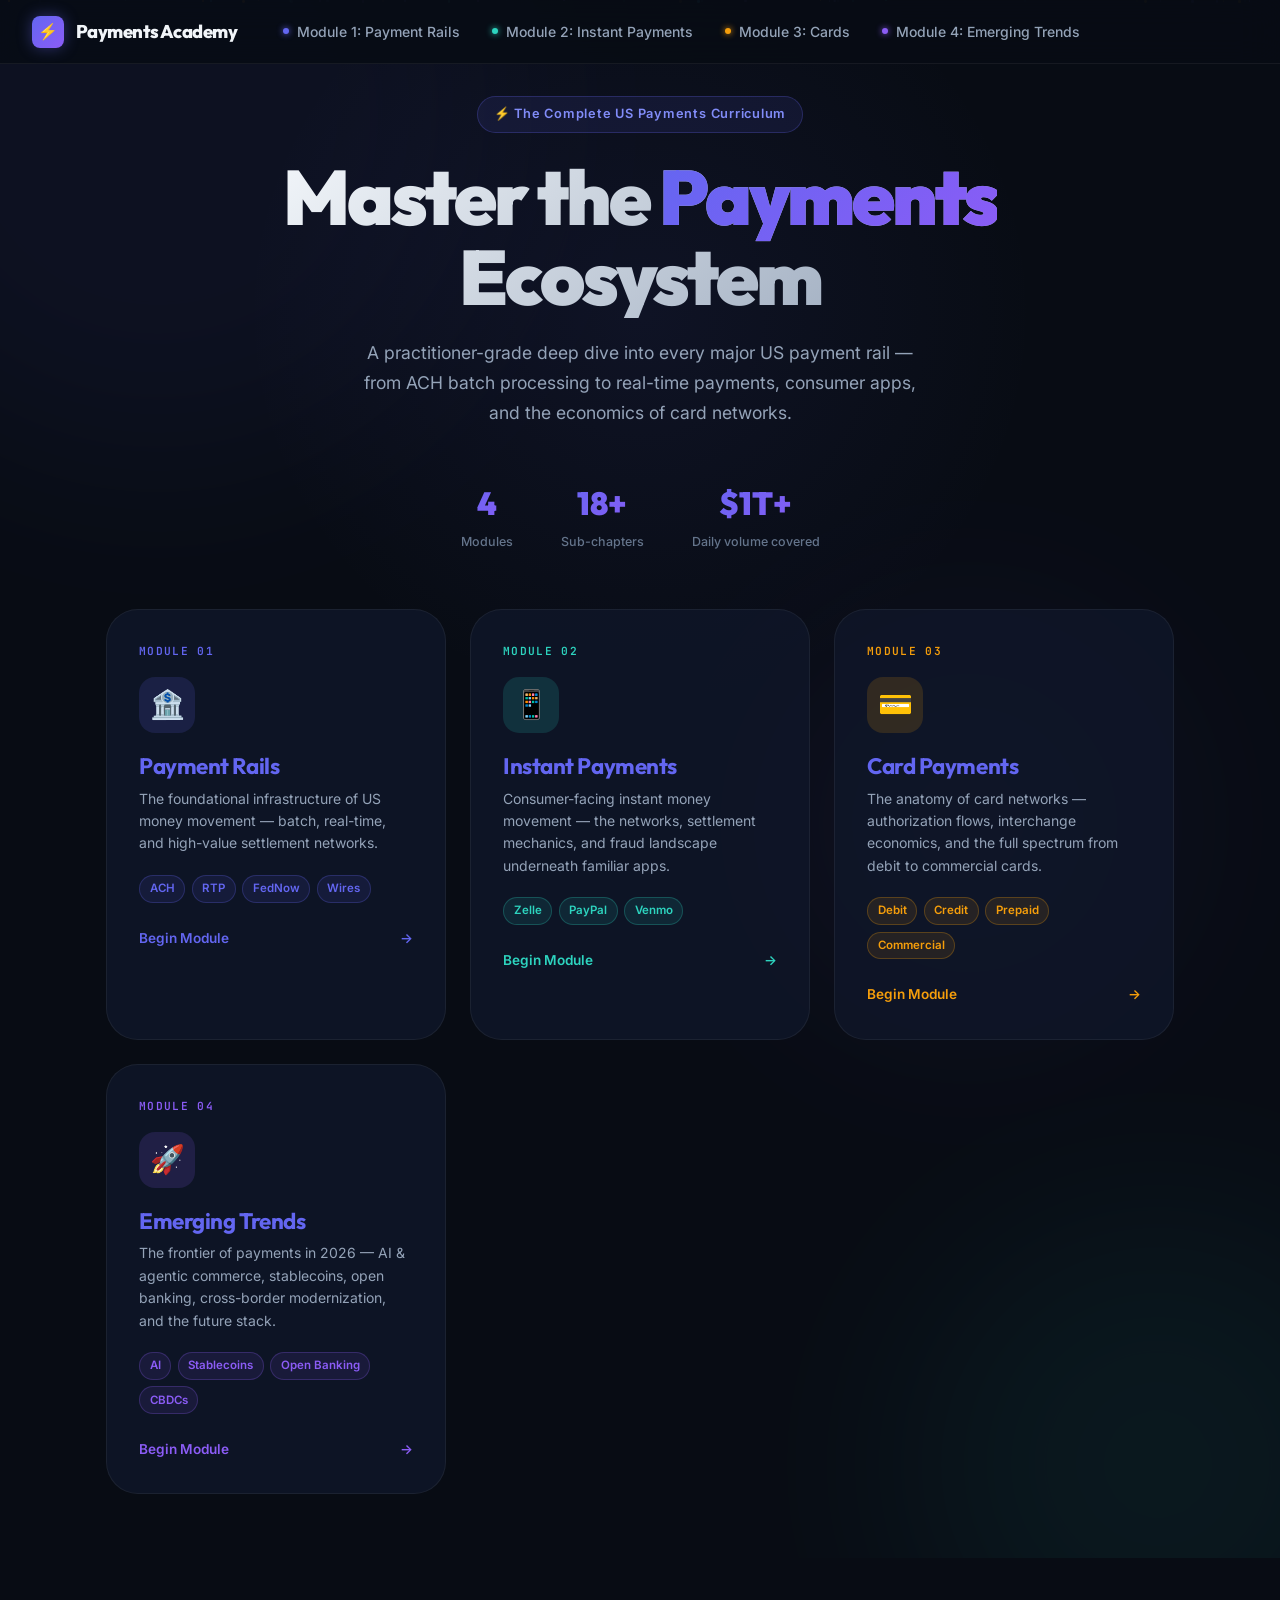
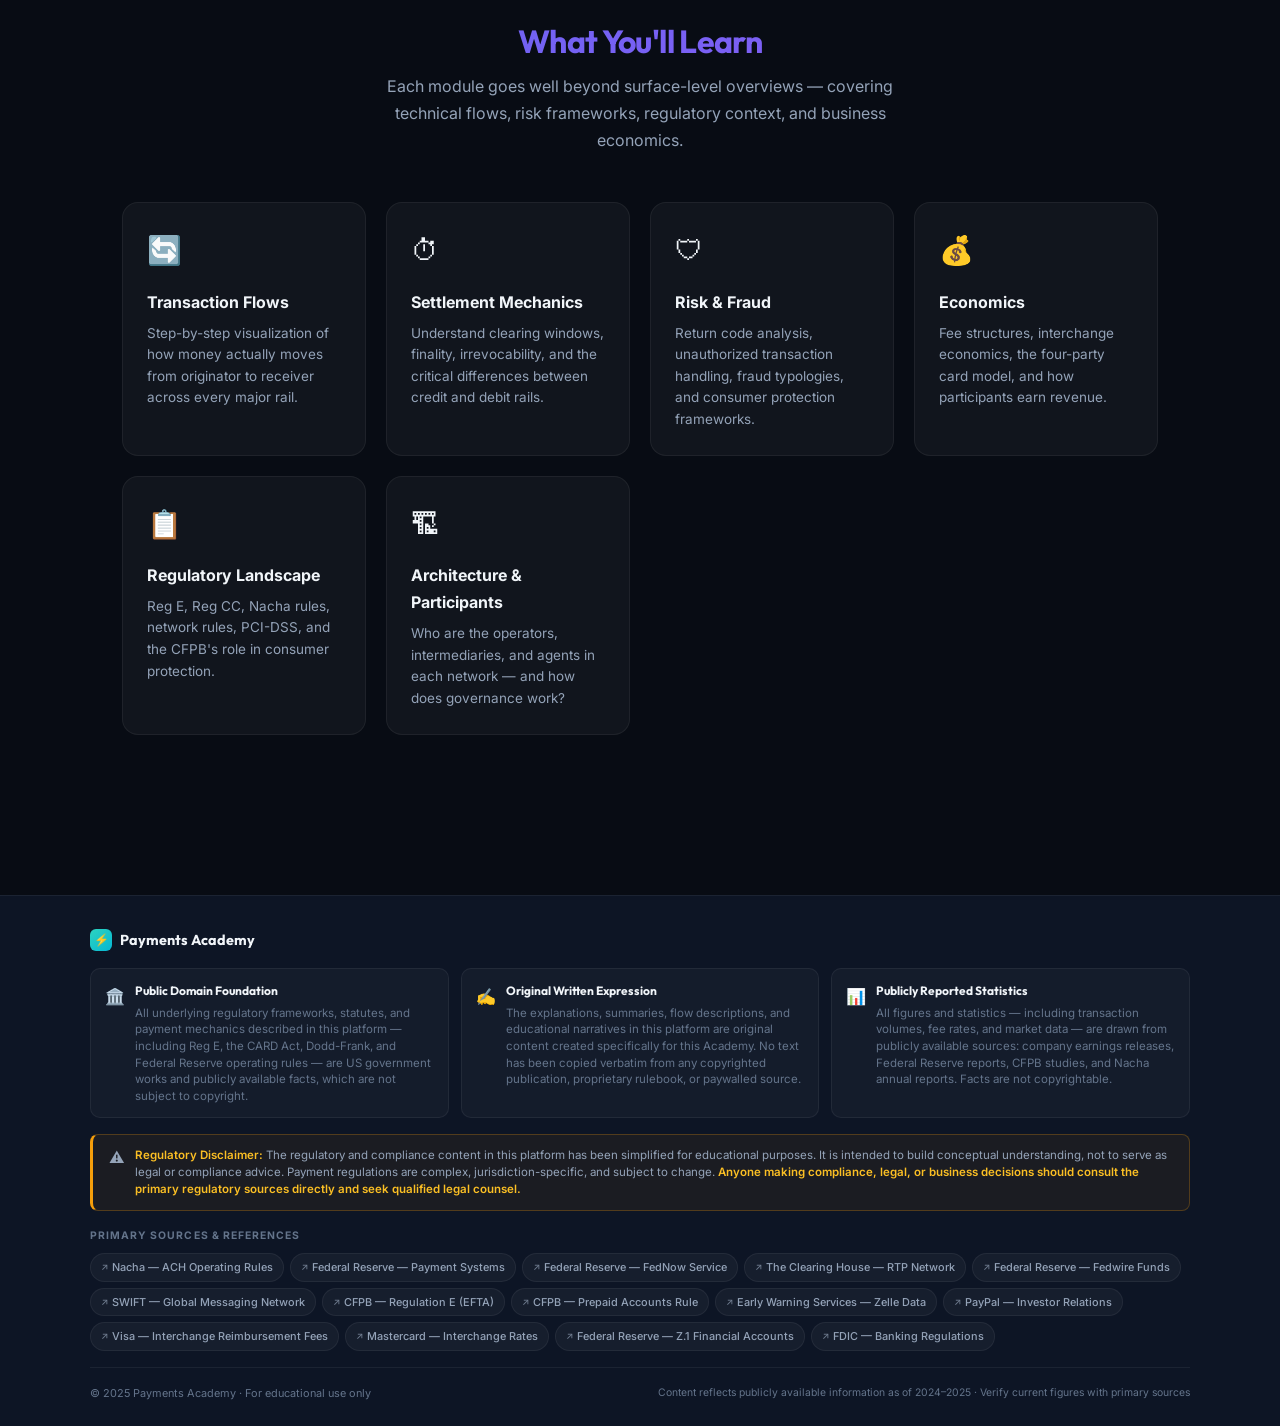
<file: index.html>
<!DOCTYPE html>
<html lang="en">
<head>
  <meta charset="UTF-8" />
  <meta name="viewport" content="width=device-width, initial-scale=1.0" />
  <title>Payments Academy — Master the US Payments Ecosystem</title>
  <meta name="description" content="A comprehensive, interactive curriculum covering ACH, RTP, FedNow, Wires, Zelle, PayPal, Venmo, and consumer & commercial card payments in depth." />
  <link rel="stylesheet" href="styles/main.css" />
  <style>
    /* INDEX-SPECIFIC OVERRIDES */
    body { background: var(--bg-primary); }

    .home-hero {
      min-height: 100vh;
      display: flex;
      flex-direction: column;
      align-items: center;
      justify-content: center;
      padding: 6rem 2rem 4rem;
      position: relative;
      overflow: hidden;
      text-align: center;
    }

    .bg-orb {
      position: absolute;
      border-radius: 50%;
      filter: blur(100px);
      pointer-events: none;
      opacity: 0.06;
    }
    .orb-1 { width: 700px; height: 700px; background: #6366f1; top: -15%; left: -15%; }
    .orb-2 { width: 500px; height: 500px; background: #2dd4bf; bottom: -10%; right: -10%; }
    .orb-3 { width: 400px; height: 400px; background: #8b5cf6; top: 40%; left: 60%; }

    .home-eyebrow {
      position: relative;
      z-index: 2;
    }
    .home-title { position: relative; z-index: 2; }
    .home-subtitle { position: relative; z-index: 2; }

    .stats-row {
      display: flex;
      gap: 3rem;
      justify-content: center;
      flex-wrap: wrap;
      margin-bottom: 3.5rem;
      position: relative;
      z-index: 2;
    }

    .stat-item { text-align: center; }
    .stat-item-num {
      font-family: 'Outfit', sans-serif;
      font-size: 2rem;
      font-weight: 900;
      background: var(--grad-indigo);
      -webkit-background-clip: text;
      -webkit-text-fill-color: transparent;
      background-clip: text;
    }
    .stat-item-label {
      font-size: 0.78rem;
      color: var(--text-muted);
      font-weight: 500;
      margin-top: 0.1rem;
    }

    .module-cards { position: relative; z-index: 2; }

    .module-card-m1 .module-card-icon { background: rgba(99,102,241,0.15); }
    .module-card-m2 .module-card-icon { background: rgba(45,212,191,0.15); }
    .module-card-m3 .module-card-icon { background: rgba(245,158,11,0.15); }
    .module-card-m4 .module-card-icon { background: rgba(139,92,246,0.15); }

    .module-card-m1 .module-card-number { color: var(--accent-indigo); }
    .module-card-m2 .module-card-number { color: var(--accent-teal); }
    .module-card-m3 .module-card-number { color: var(--accent-gold); }
    .module-card-m4 .module-card-number { color: var(--mod4-color); }

    .module-card-m1 .topic-pill { background: rgba(99,102,241,0.1); color: var(--accent-indigo); border-color: rgba(99,102,241,0.25); }
    .module-card-m2 .topic-pill { background: rgba(45,212,191,0.1); color: var(--accent-teal); border-color: rgba(45,212,191,0.25); }
    .module-card-m3 .topic-pill { background: rgba(245,158,11,0.1); color: var(--accent-gold); border-color: rgba(245,158,11,0.25); }
    .module-card-m4 .topic-pill { background: rgba(139,92,246,0.1); color: var(--mod4-color); border-color: rgba(139,92,246,0.25); }

    .module-card-m1 .module-card-arrow { color: var(--accent-indigo); }
    .module-card-m2 .module-card-arrow { color: var(--accent-teal); }
    .module-card-m3 .module-card-arrow { color: var(--accent-gold); }
    .module-card-m4 .module-card-arrow { color: var(--mod4-color); }

    .home-footer {
      padding: 2rem;
      text-align: center;
      border-top: 1px solid var(--border-subtle);
      color: var(--text-muted);
      font-size: 0.8rem;
    }

    .curriculum-section {
      max-width: 1100px;
      margin: 0 auto;
      padding: 4rem 2rem;
    }

    .curriculum-section h2 {
      text-align: center;
      margin-bottom: 0.75rem;
      font-size: 2rem;
    }

    .curriculum-section .section-subtitle {
      text-align: center;
      color: var(--text-secondary);
      font-size: 1rem;
      max-width: 520px;
      margin: 0 auto 3rem;
      line-height: 1.7;
    }

    .feature-grid {
      display: grid;
      grid-template-columns: repeat(auto-fit, minmax(240px, 1fr));
      gap: 1.25rem;
      margin-bottom: 4rem;
    }

    .feature-card {
      background: var(--bg-glass);
      border: 1px solid var(--border-subtle);
      border-radius: var(--radius-lg);
      padding: 1.5rem;
      transition: all var(--t-normal);
    }

    .feature-card:hover {
      border-color: var(--border-accent);
      background: var(--bg-glass-hover);
      transform: translateY(-2px);
    }

    .feature-icon { font-size: 1.75rem; margin-bottom: 0.875rem; }
    .feature-title { font-size: 1rem; font-weight: 700; margin-bottom: 0.4rem; }
    .feature-desc { font-size: 0.845rem; color: var(--text-secondary); line-height: 1.6; }
  </style>
</head>
<body>

<!-- TOP NAV -->
<nav class="top-nav">
  <a href="index.html" class="nav-logo">
    <div class="nav-logo-icon">⚡</div>
    Payments Academy
  </a>
  <ul class="nav-links">
    <li>
      <a href="module1.html">
        <span class="mod-badge nav-badge-m1"></span>
        Module 1: Payment Rails
      </a>
    </li>
    <li>
      <a href="module2.html">
        <span class="mod-badge nav-badge-m2"></span>
        Module 2: Instant Payments
      </a>
    </li>
    <li>
      <a href="module3.html">
        <span class="mod-badge nav-badge-m3"></span>
        Module 3: Cards
      </a>
    </li>
    <li>
      <a href="module4.html">
        <span class="mod-badge nav-badge-m4"></span>
        Module 4: Emerging Trends
      </a>
    </li>
  </ul>
</nav>

<!-- HERO -->
<main>
  <section class="home-hero">
    <div class="bg-orb orb-1"></div>
    <div class="bg-orb orb-2"></div>
    <div class="bg-orb orb-3"></div>
    <div id="particles" class="particles"></div>

    <div class="home-eyebrow">
      ⚡ The Complete US Payments Curriculum
    </div>

    <h1 class="home-title">
      Master the <span class="highlight-indigo">Payments</span><br/>Ecosystem
    </h1>

    <p class="home-subtitle">
      A practitioner-grade deep dive into every major US payment rail — from ACH batch processing
      to real-time payments, consumer apps, and the economics of card networks.
    </p>

    <div class="stats-row">
      <div class="stat-item">
        <div class="stat-item-num">4</div>
        <div class="stat-item-label">Modules</div>
      </div>
      <div class="stat-item">
        <div class="stat-item-num">18+</div>
        <div class="stat-item-label">Sub-chapters</div>
      </div>
      <div class="stat-item">
        <div class="stat-item-num">$1T+</div>
        <div class="stat-item-label">Daily volume covered</div>
      </div>
    </div>

    <!-- MODULE CARDS -->
    <div class="module-cards">

      <a href="module1.html" class="module-card module-card-m1">
        <div class="module-card-number">MODULE 01</div>
        <div class="module-card-icon">🏦</div>
        <h3>Payment Rails</h3>
        <p>The foundational infrastructure of US money movement — batch, real-time, and high-value settlement networks.</p>
        <div class="module-card-topics">
          <span class="topic-pill">ACH</span>
          <span class="topic-pill">RTP</span>
          <span class="topic-pill">FedNow</span>
          <span class="topic-pill">Wires</span>
        </div>
        <div class="module-card-arrow">
          <span>Begin Module</span>
          <span>→</span>
        </div>
      </a>

      <a href="module2.html" class="module-card module-card-m2">
        <div class="module-card-number">MODULE 02</div>
        <div class="module-card-icon">📱</div>
        <h3>Instant Payments</h3>
        <p>Consumer-facing instant money movement — the networks, settlement mechanics, and fraud landscape underneath familiar apps.</p>
        <div class="module-card-topics">
          <span class="topic-pill">Zelle</span>
          <span class="topic-pill">PayPal</span>
          <span class="topic-pill">Venmo</span>
        </div>
        <div class="module-card-arrow">
          <span>Begin Module</span>
          <span>→</span>
        </div>
      </a>

      <a href="module3.html" class="module-card module-card-m3">
        <div class="module-card-number">MODULE 03</div>
        <div class="module-card-icon">💳</div>
        <h3>Card Payments</h3>
        <p>The anatomy of card networks — authorization flows, interchange economics, and the full spectrum from debit to commercial cards.</p>
        <div class="module-card-topics">
          <span class="topic-pill">Debit</span>
          <span class="topic-pill">Credit</span>
          <span class="topic-pill">Prepaid</span>
          <span class="topic-pill">Commercial</span>
        </div>
        <div class="module-card-arrow">
          <span>Begin Module</span>
          <span>→</span>
        </div>
      </a>

      <a href="module4.html" class="module-card module-card-m4">
        <div class="module-card-number">MODULE 04</div>
        <div class="module-card-icon">🚀</div>
        <h3>Emerging Trends</h3>
        <p>The frontier of payments in 2026 — AI & agentic commerce, stablecoins, open banking, cross-border modernization, and the future stack.</p>
        <div class="module-card-topics">
          <span class="topic-pill">AI</span>
          <span class="topic-pill">Stablecoins</span>
          <span class="topic-pill">Open Banking</span>
          <span class="topic-pill">CBDCs</span>
        </div>
        <div class="module-card-arrow">
          <span>Begin Module</span>
          <span>→</span>
        </div>
      </a>

    </div>
  </section>

  <!-- WHAT YOU'LL LEARN -->
  <section class="curriculum-section">
    <h2 class="grad-text-indigo">What You'll Learn</h2>
    <p class="section-subtitle">
      Each module goes well beyond surface-level overviews — covering technical flows, risk frameworks, regulatory context, and business economics.
    </p>

    <div class="feature-grid">
      <div class="feature-card">
        <div class="feature-icon">🔄</div>
        <div class="feature-title">Transaction Flows</div>
        <div class="feature-desc">Step-by-step visualization of how money actually moves from originator to receiver across every major rail.</div>
      </div>
      <div class="feature-card">
        <div class="feature-icon">⏱</div>
        <div class="feature-title">Settlement Mechanics</div>
        <div class="feature-desc">Understand clearing windows, finality, irrevocability, and the critical differences between credit and debit rails.</div>
      </div>
      <div class="feature-card">
        <div class="feature-icon">🛡</div>
        <div class="feature-title">Risk & Fraud</div>
        <div class="feature-desc">Return code analysis, unauthorized transaction handling, fraud typologies, and consumer protection frameworks.</div>
      </div>
      <div class="feature-card">
        <div class="feature-icon">💰</div>
        <div class="feature-title">Economics</div>
        <div class="feature-desc">Fee structures, interchange economics, the four-party card model, and how participants earn revenue.</div>
      </div>
      <div class="feature-card">
        <div class="feature-icon">📋</div>
        <div class="feature-title">Regulatory Landscape</div>
        <div class="feature-desc">Reg E, Reg CC, Nacha rules, network rules, PCI-DSS, and the CFPB's role in consumer protection.</div>
      </div>
      <div class="feature-card">
        <div class="feature-icon">🏗</div>
        <div class="feature-title">Architecture & Participants</div>
        <div class="feature-desc">Who are the operators, intermediaries, and agents in each network — and how does governance work?</div>
      </div>
    </div>

  </section>
</main>

<!-- SITE FOOTER -->
<footer class="site-footer">
  <div class="site-footer-inner">

    <div class="site-footer-logo">
      <div class="site-footer-logo-icon">⚡</div>
      Payments Academy
    </div>

    <div class="footer-facts">
      <div class="footer-fact">
        <div class="footer-fact-icon">🏛️</div>
        <div>
          <div class="footer-fact-title">Public Domain Foundation</div>
          <div class="footer-fact-body">All underlying regulatory frameworks, statutes, and payment mechanics described in this platform — including Reg E, the CARD Act, Dodd-Frank, and Federal Reserve operating rules — are US government works and publicly available facts, which are not subject to copyright.</div>
        </div>
      </div>
      <div class="footer-fact">
        <div class="footer-fact-icon">✍️</div>
        <div>
          <div class="footer-fact-title">Original Written Expression</div>
          <div class="footer-fact-body">The explanations, summaries, flow descriptions, and educational narratives in this platform are original content created specifically for this Academy. No text has been copied verbatim from any copyrighted publication, proprietary rulebook, or paywalled source.</div>
        </div>
      </div>
      <div class="footer-fact">
        <div class="footer-fact-icon">📊</div>
        <div>
          <div class="footer-fact-title">Publicly Reported Statistics</div>
          <div class="footer-fact-body">All figures and statistics — including transaction volumes, fee rates, and market data — are drawn from publicly available sources: company earnings releases, Federal Reserve reports, CFPB studies, and Nacha annual reports. Facts are not copyrightable.</div>
        </div>
      </div>
    </div>

    <div class="footer-disclaimer">
      <div class="footer-disclaimer-icon">⚠️</div>
      <div>
        <strong>Regulatory Disclaimer:</strong> The regulatory and compliance content in this platform has been simplified for educational purposes. It is intended to build conceptual understanding, not to serve as legal or compliance advice. Payment regulations are complex, jurisdiction-specific, and subject to change. <strong>Anyone making compliance, legal, or business decisions should consult the primary regulatory sources directly and seek qualified legal counsel.</strong>
      </div>
    </div>

    <div class="footer-sources-title">Primary Sources &amp; References</div>
    <div class="footer-sources-grid">
      <a class="footer-source-tag" href="https://www.nacha.org" target="_blank" rel="noopener">Nacha — ACH Operating Rules</a>
      <a class="footer-source-tag" href="https://www.federalreserve.gov/paymentsystems.htm" target="_blank" rel="noopener">Federal Reserve — Payment Systems</a>
      <a class="footer-source-tag" href="https://www.frbservices.org/financial-services/fednow" target="_blank" rel="noopener">Federal Reserve — FedNow Service</a>
      <a class="footer-source-tag" href="https://www.theclearinghouse.org/payment-systems/rtp" target="_blank" rel="noopener">The Clearing House — RTP Network</a>
      <a class="footer-source-tag" href="https://www.federalreserve.gov/pubs/fedpoint/fed43.htm" target="_blank" rel="noopener">Federal Reserve — Fedwire Funds</a>
      <a class="footer-source-tag" href="https://www.swift.com" target="_blank" rel="noopener">SWIFT — Global Messaging Network</a>
      <a class="footer-source-tag" href="https://www.cfpb.gov/rules-policy/regulations/1005/" target="_blank" rel="noopener">CFPB — Regulation E (EFTA)</a>
      <a class="footer-source-tag" href="https://www.consumerfinance.gov/rules-policy/final-rules/prepaid-accounts-under-electronic-fund-transfer-act/" target="_blank" rel="noopener">CFPB — Prepaid Accounts Rule</a>
      <a class="footer-source-tag" href="https://www.zellepay.com/press-releases" target="_blank" rel="noopener">Early Warning Services — Zelle Data</a>
      <a class="footer-source-tag" href="https://investor.pypl.com" target="_blank" rel="noopener">PayPal — Investor Relations</a>
      <a class="footer-source-tag" href="https://usa.visa.com/run-your-business/merchant-resources/interchange-reimbursement-fees.html" target="_blank" rel="noopener">Visa — Interchange Reimbursement Fees</a>
      <a class="footer-source-tag" href="https://www.mastercard.us/en-us/business/overview/support/merchant-interchange-rates.html" target="_blank" rel="noopener">Mastercard — Interchange Rates</a>
      <a class="footer-source-tag" href="https://www.federalreserve.gov/releases/z1/" target="_blank" rel="noopener">Federal Reserve — Z.1 Financial Accounts</a>
      <a class="footer-source-tag" href="https://www.fdic.gov/regulations/applications/financial/" target="_blank" rel="noopener">FDIC — Banking Regulations</a>
    </div>

    <div class="footer-bottom">
      <div class="footer-bottom-copy">© 2025 Payments Academy · For educational use only</div>
      <div class="footer-bottom-note">Content reflects publicly available information as of 2024–2025 · Verify current figures with primary sources</div>
    </div>

  </div>
</footer>

<script src="js/app.js"></script>
</body>

</html>
</file>
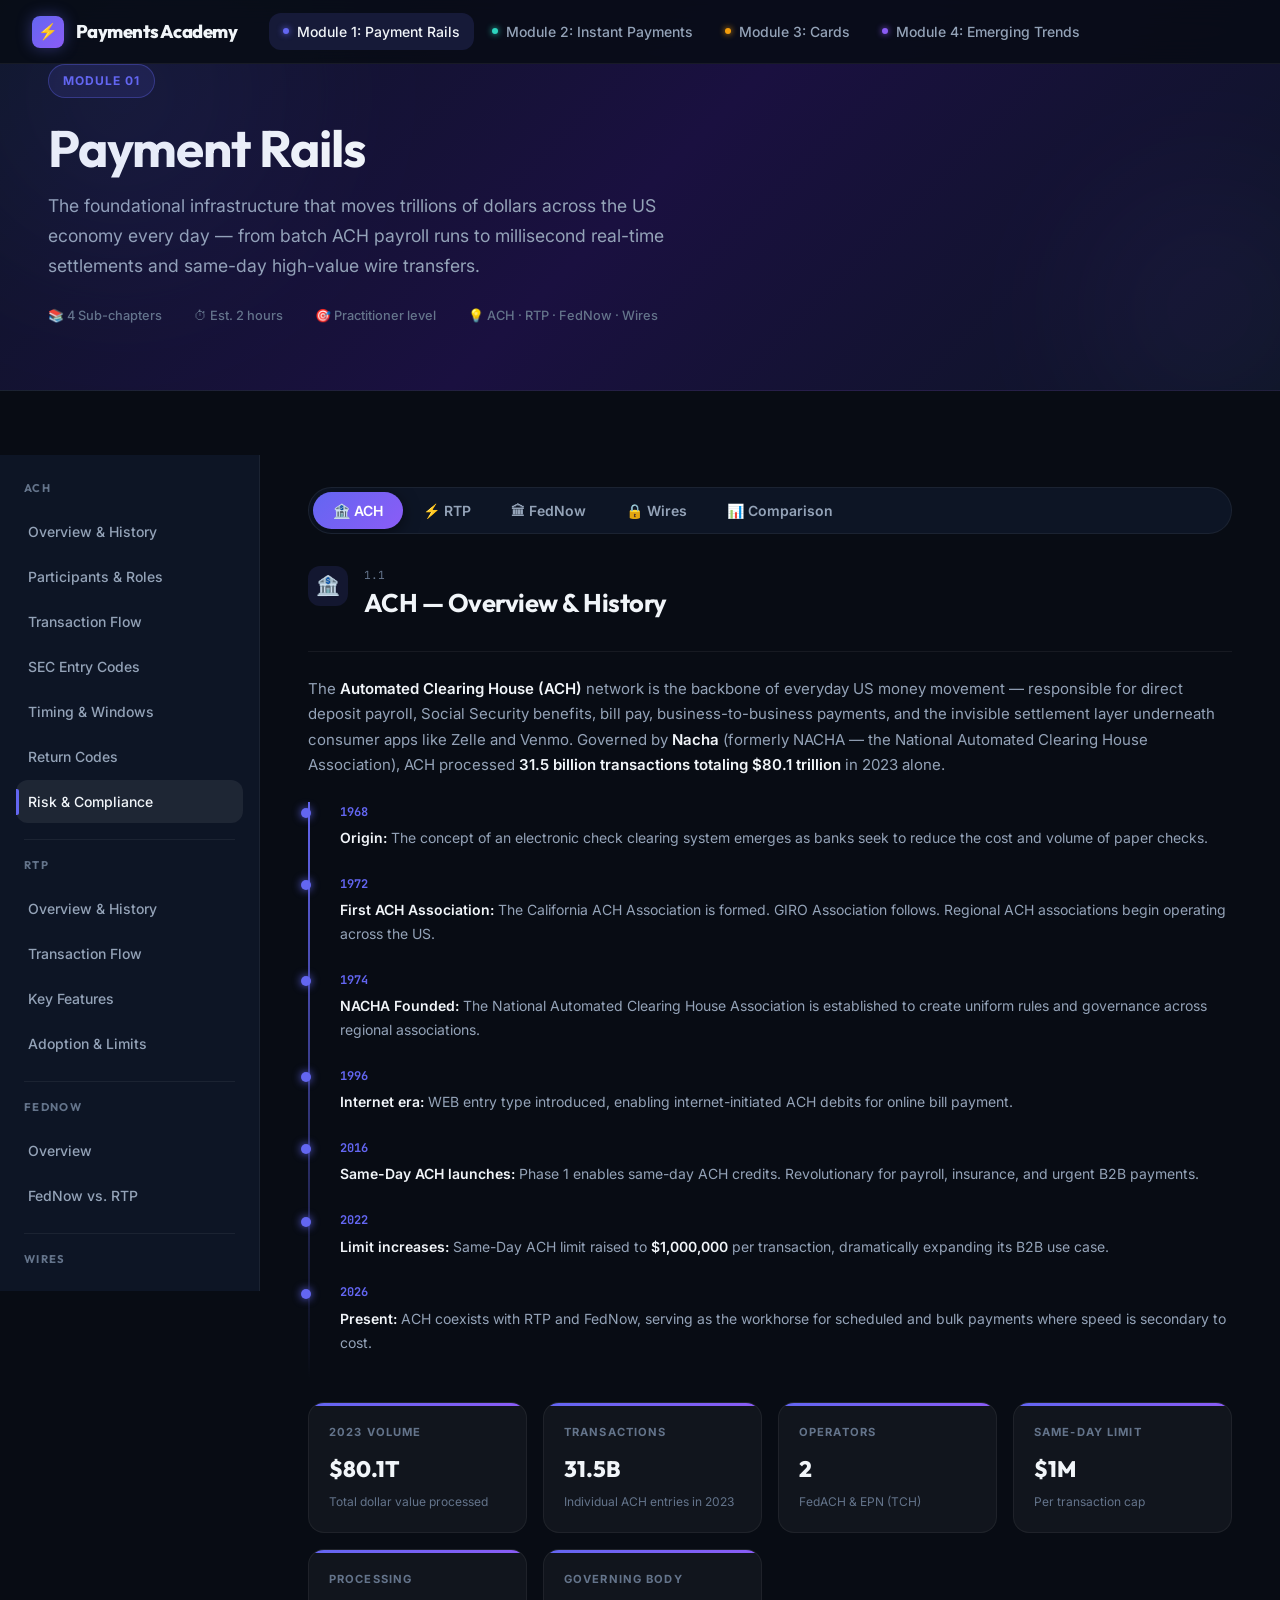
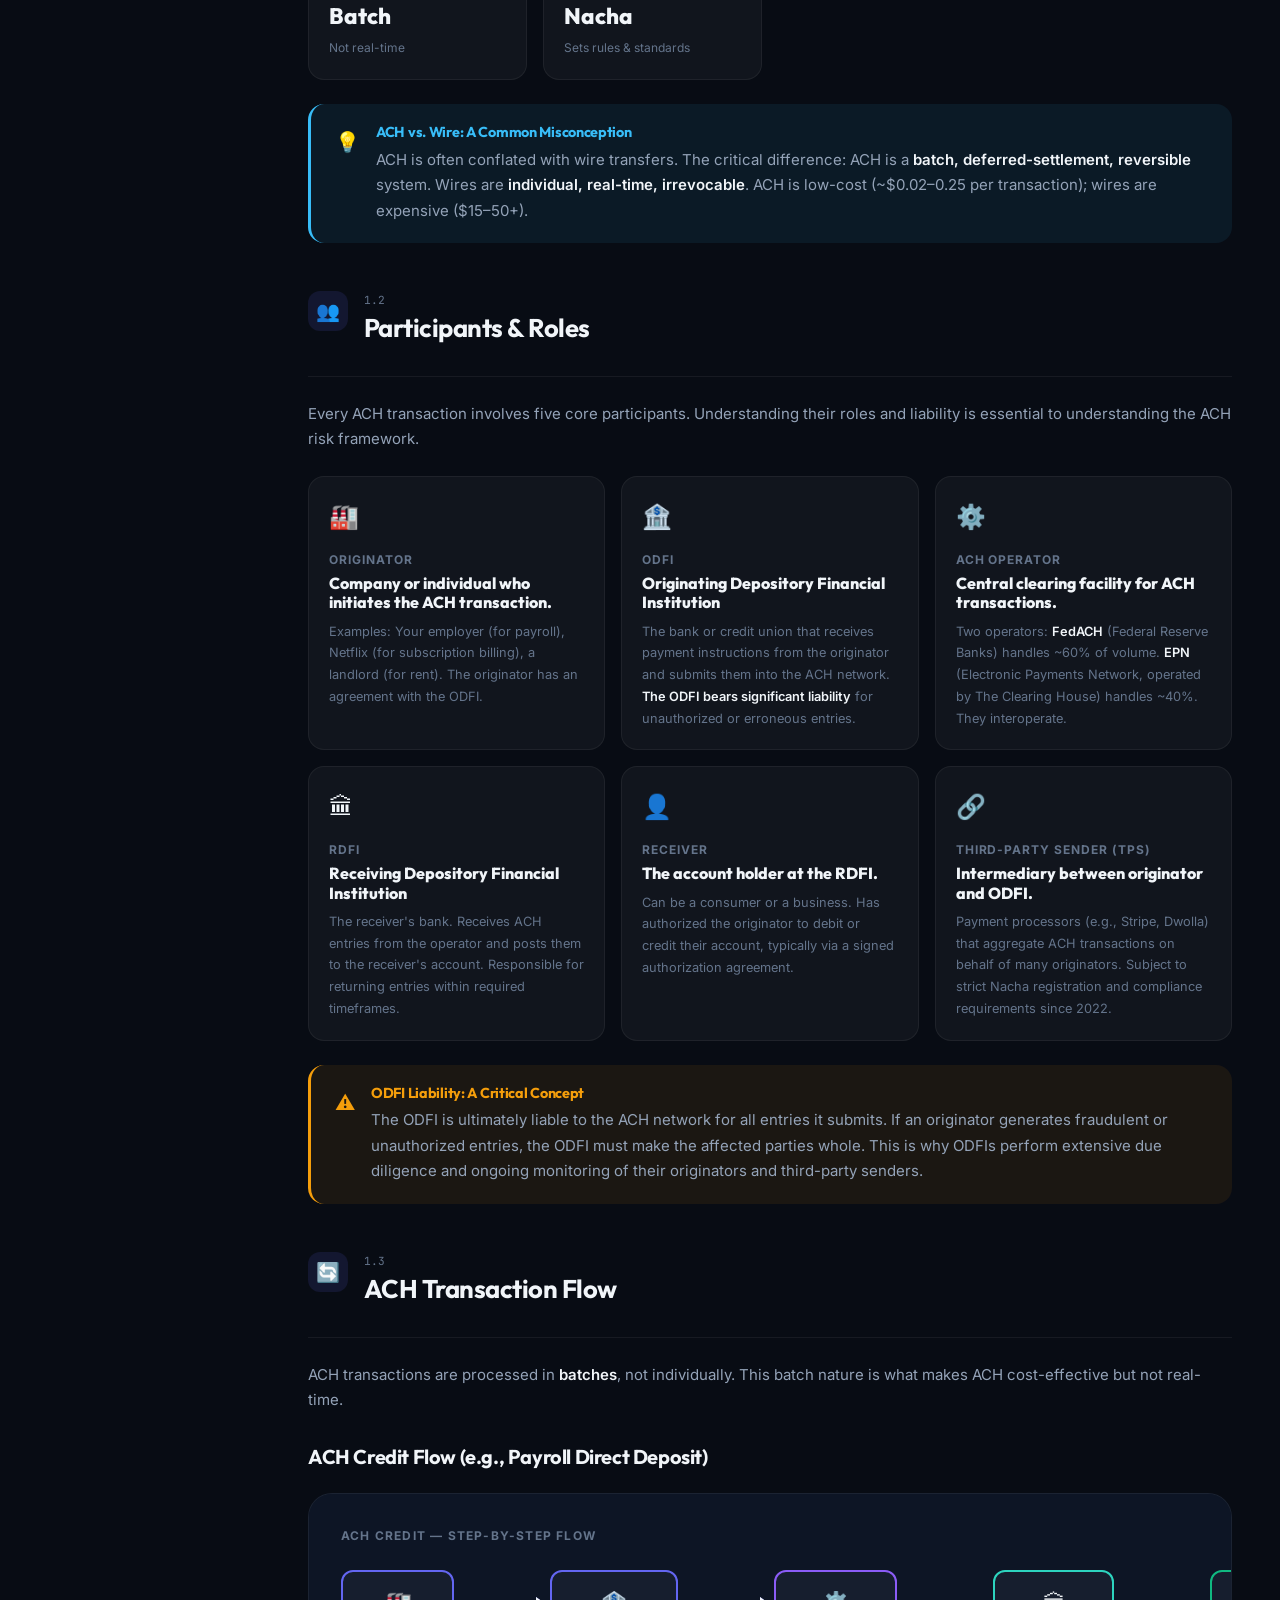
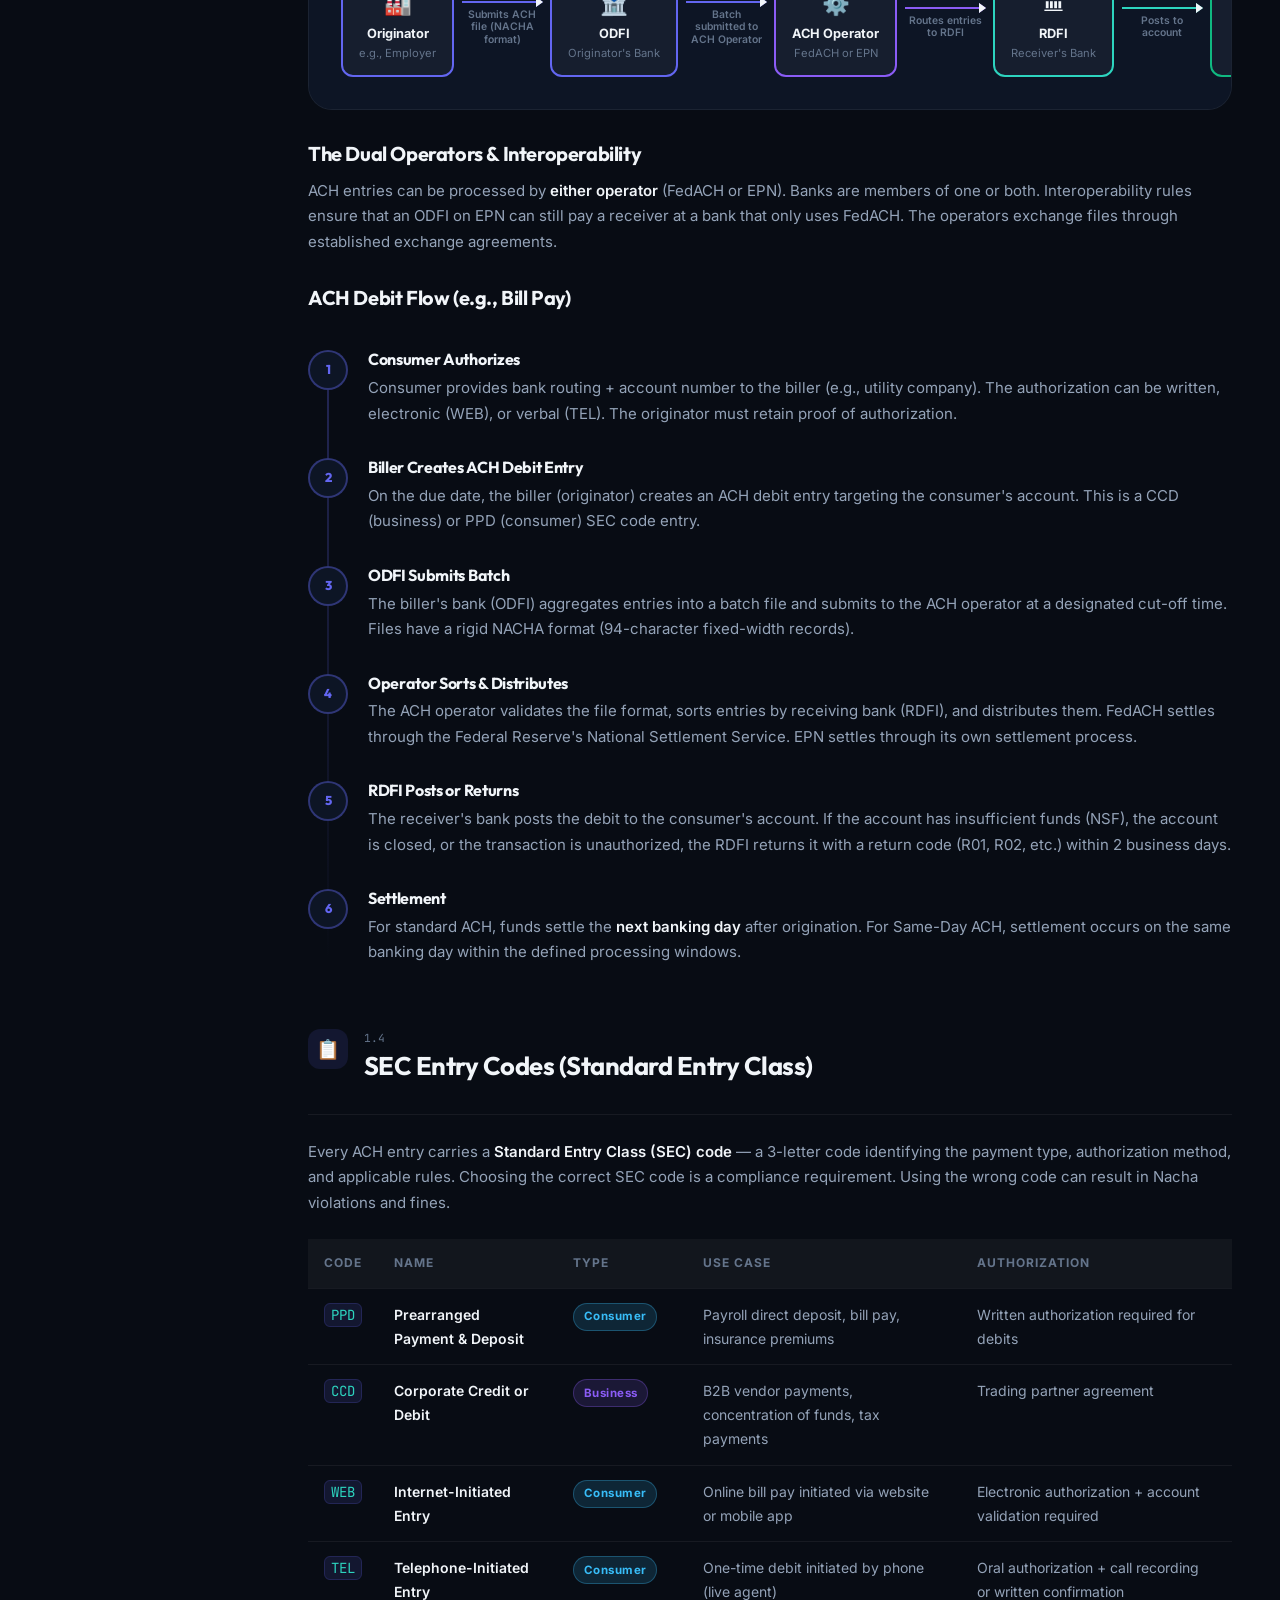
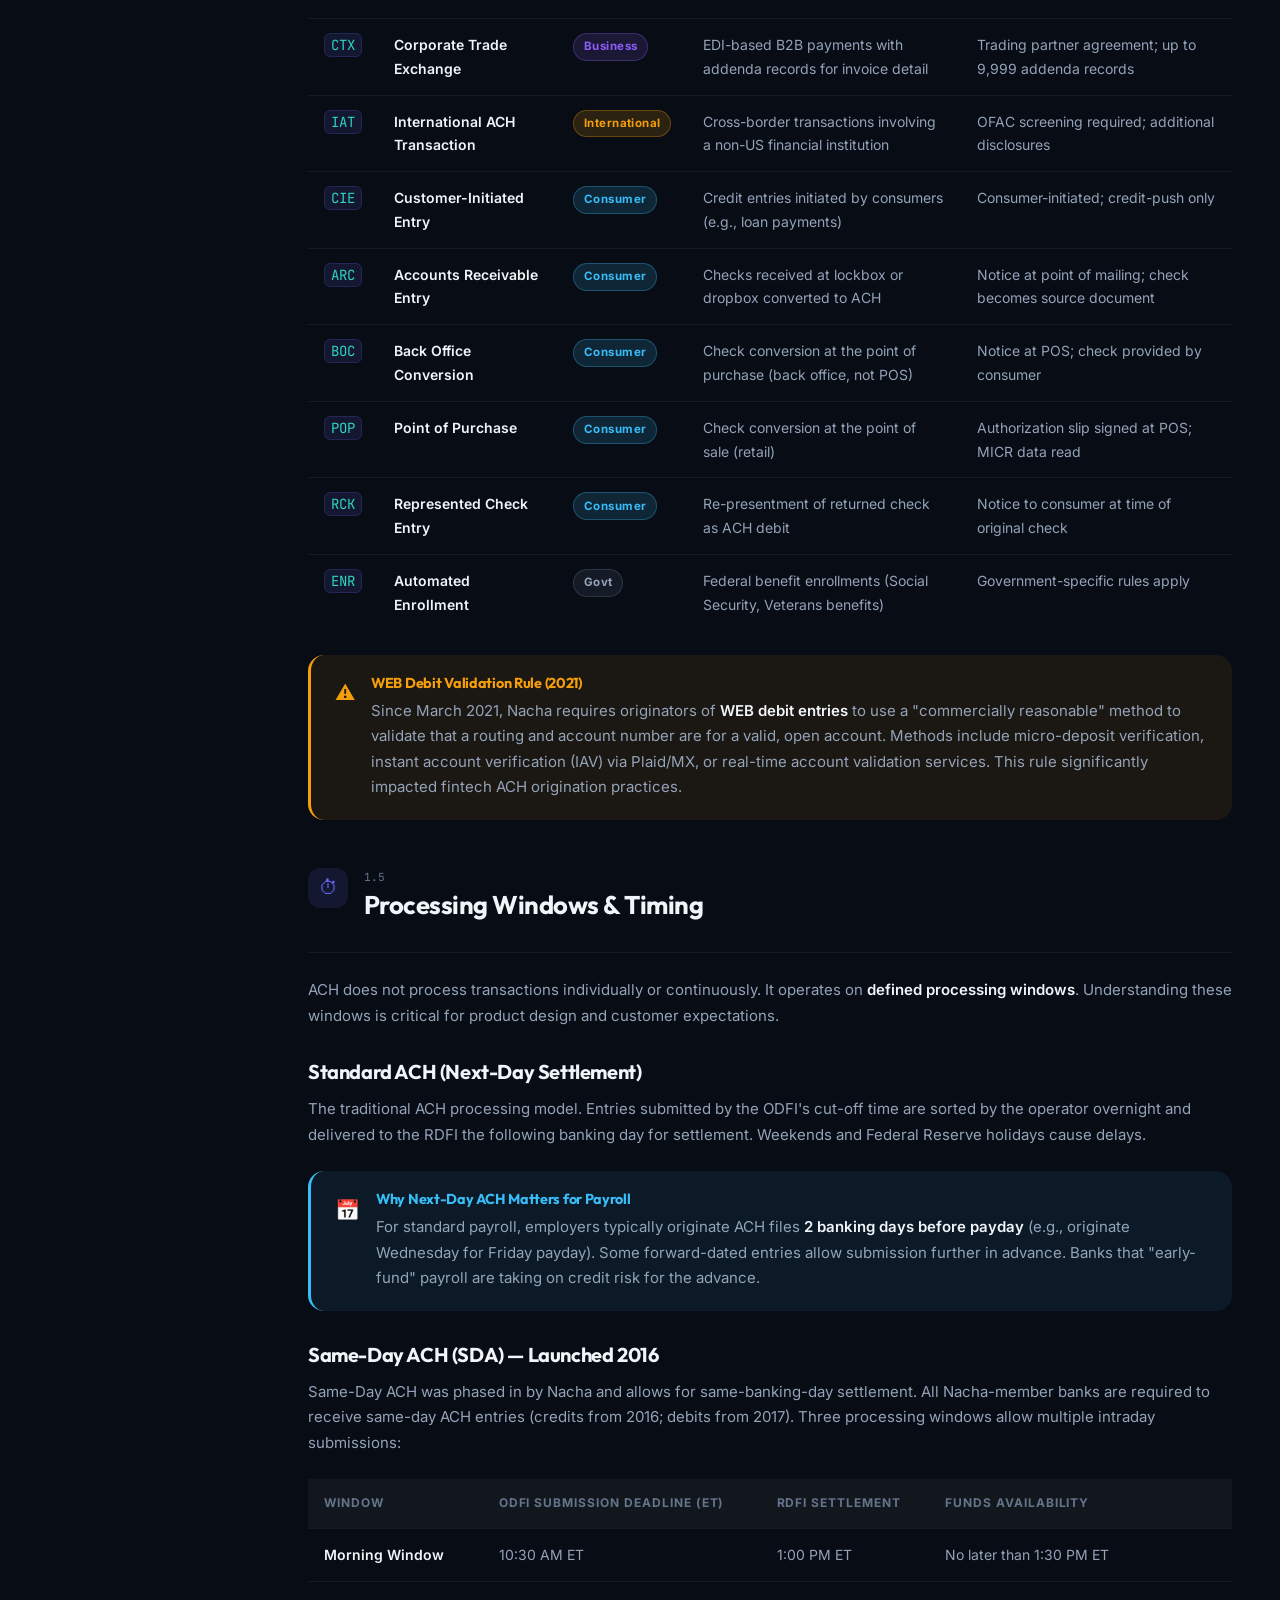
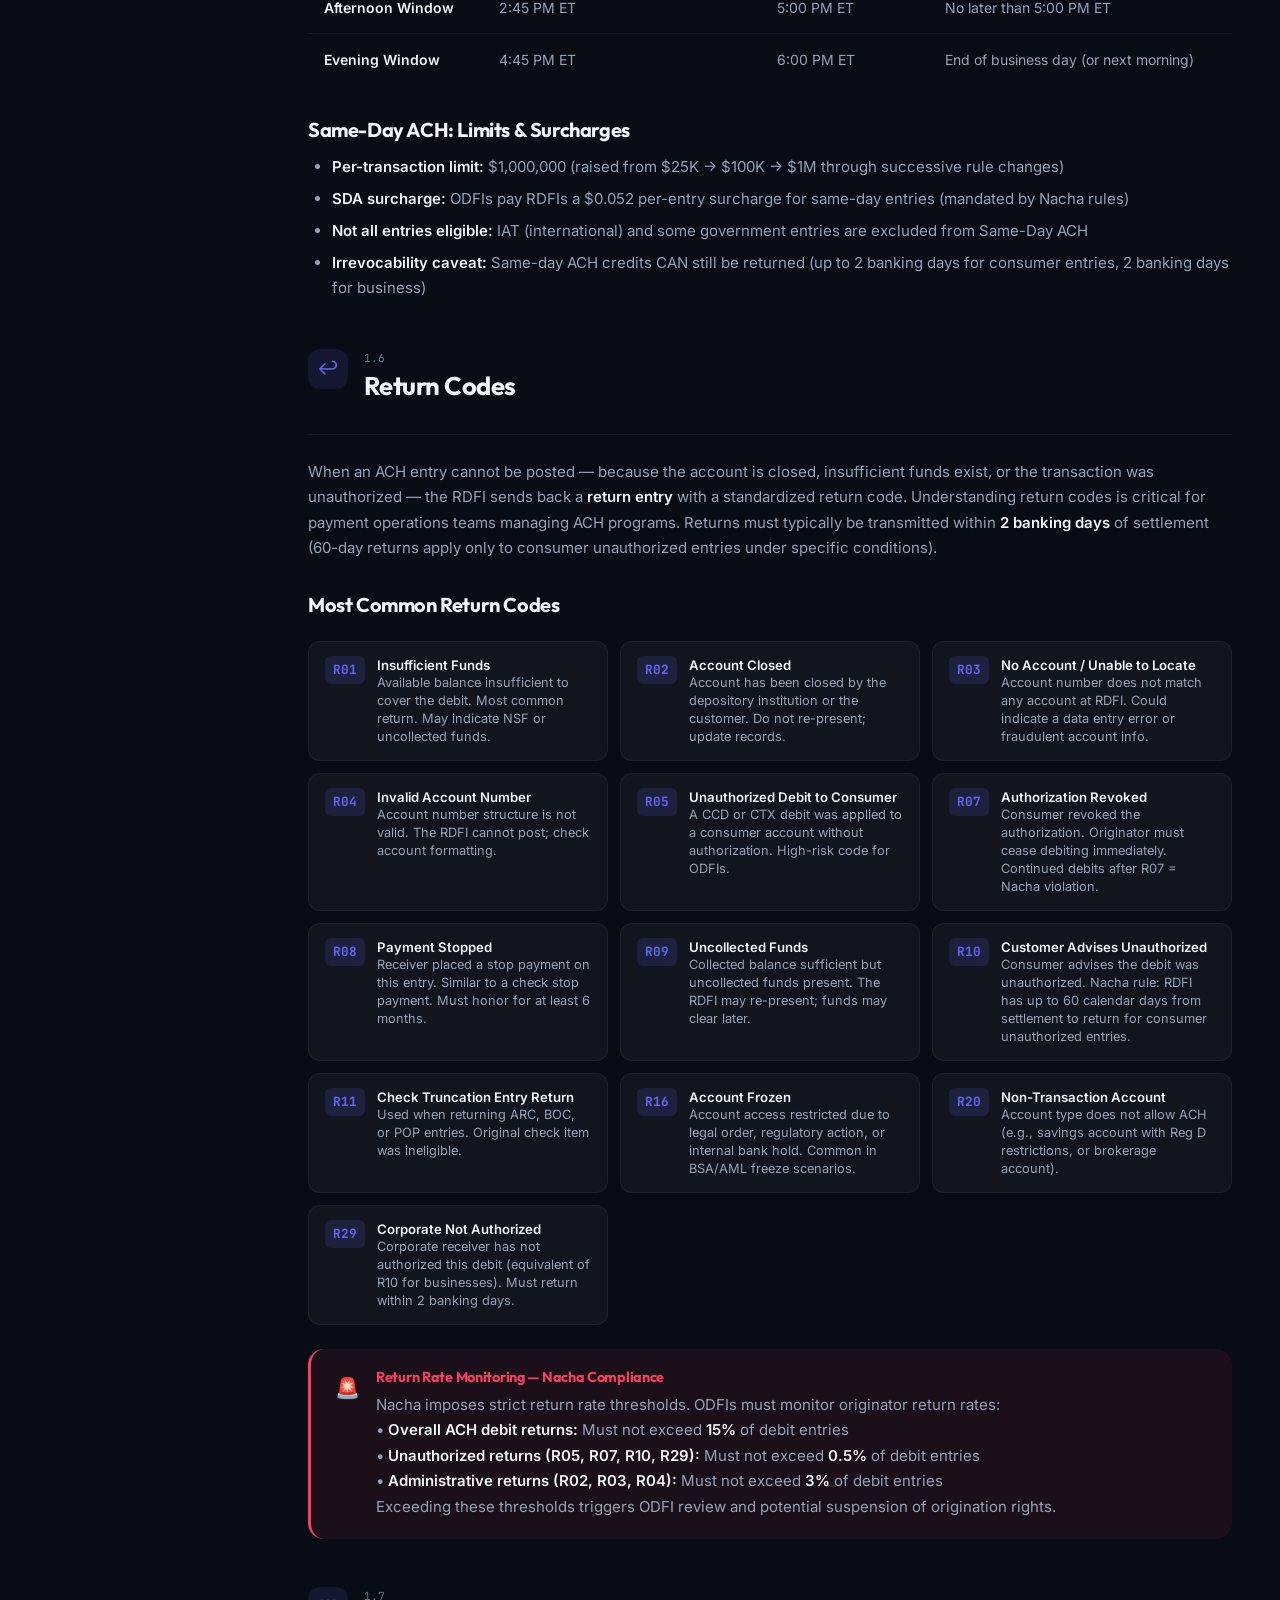
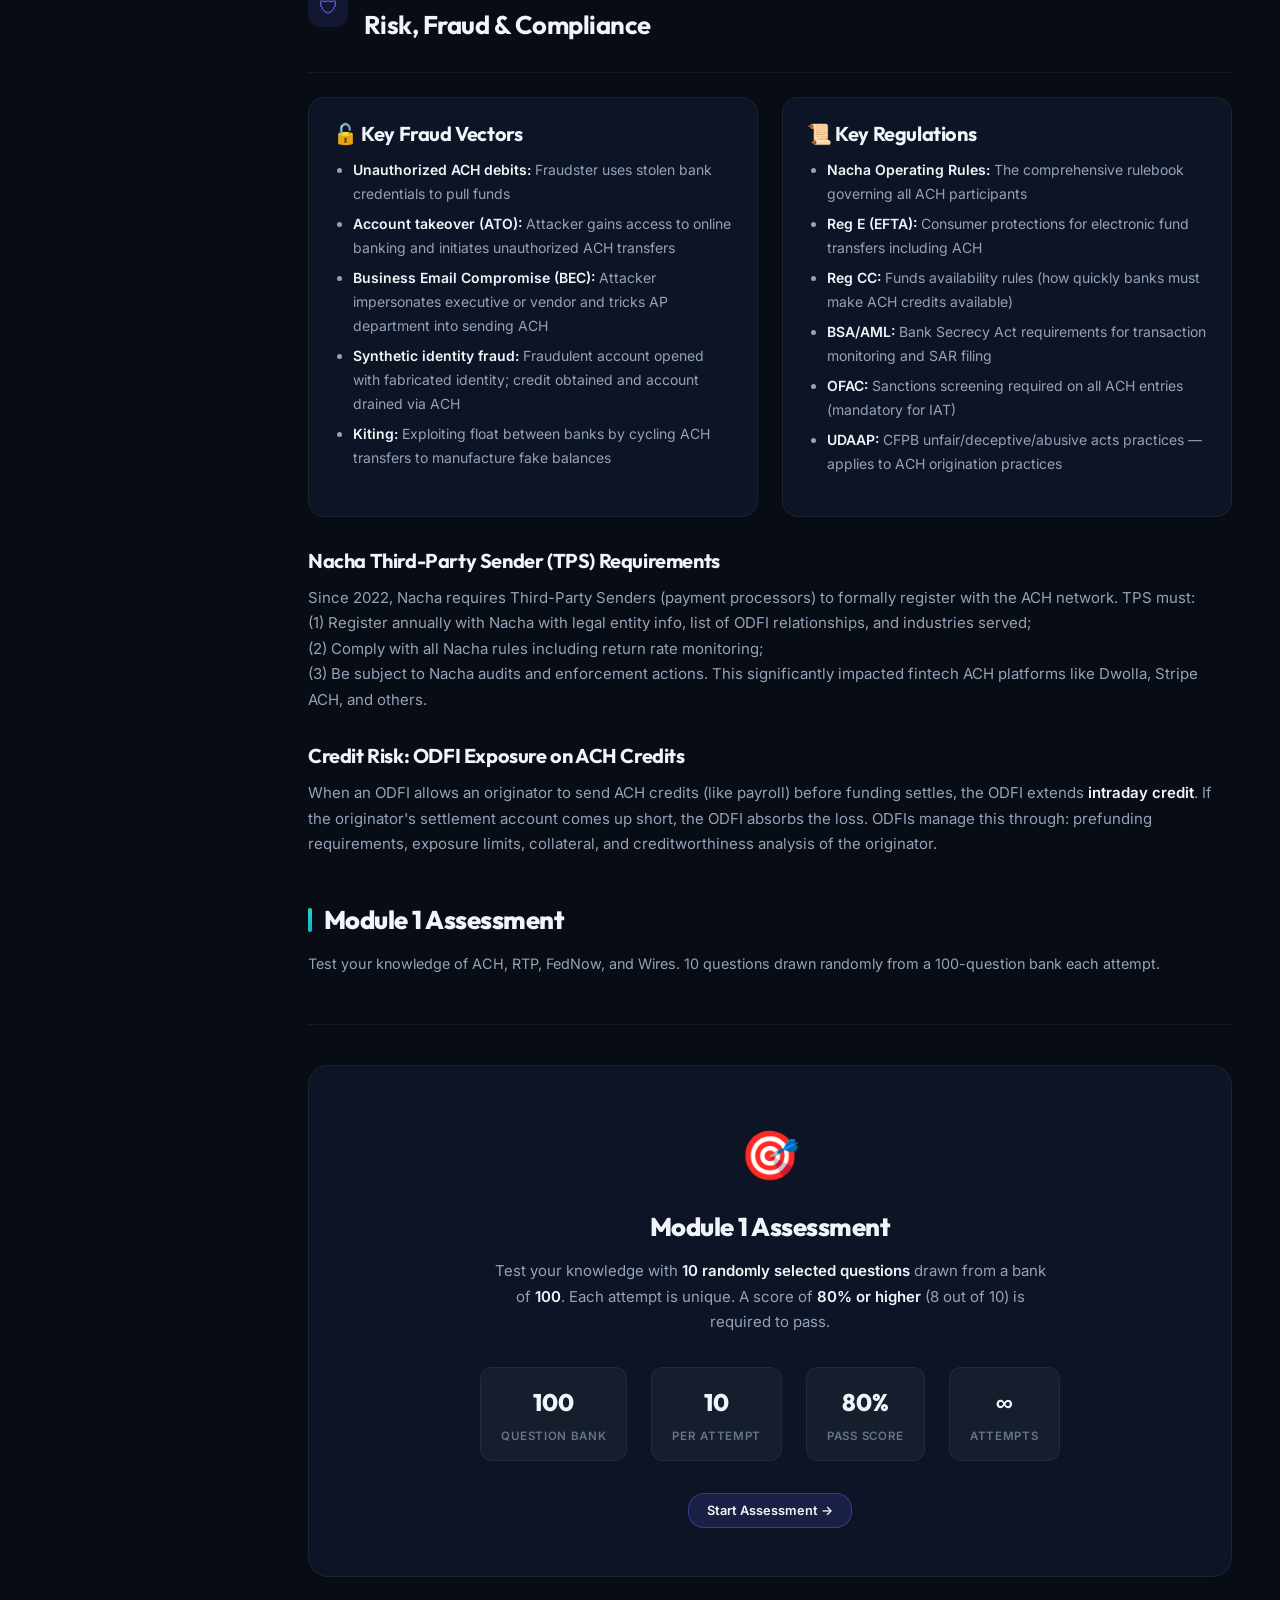
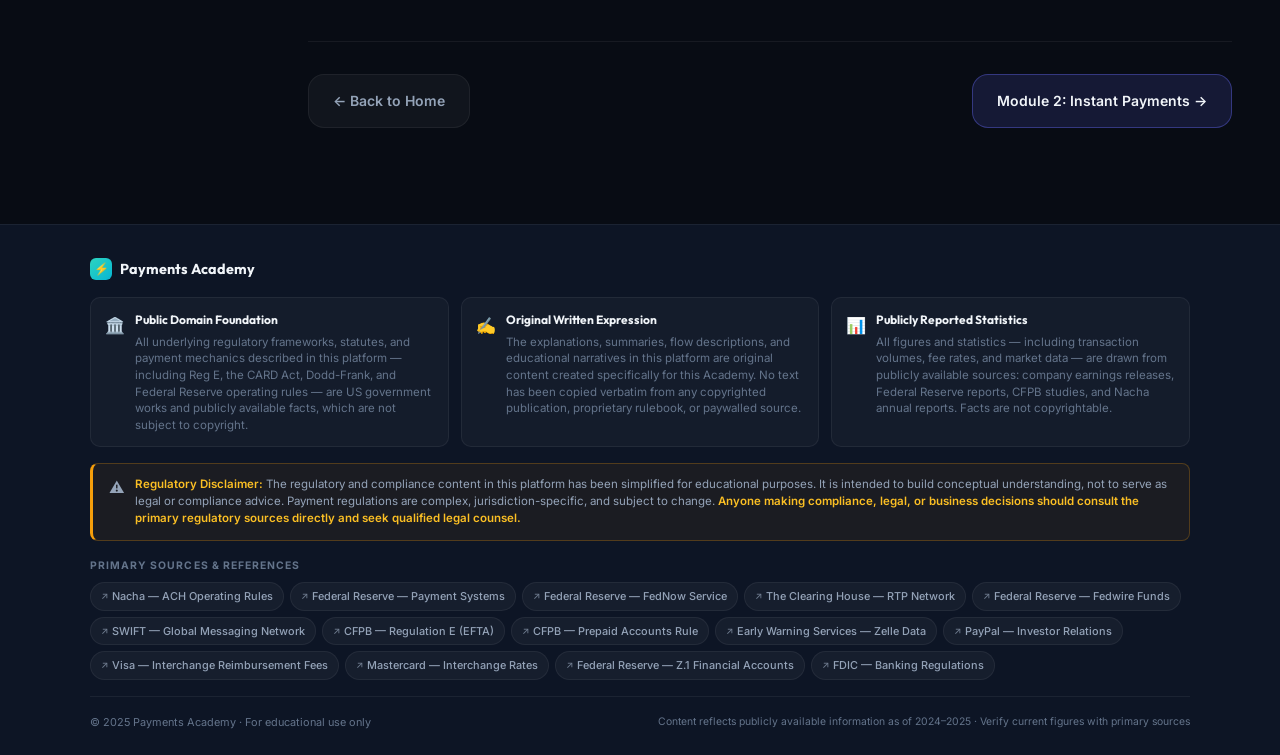
<file: module1.html>
<!DOCTYPE html>
<html lang="en">
<head>
  <meta charset="UTF-8" />
  <meta name="viewport" content="width=device-width, initial-scale=1.0" />
  <title>Module 1: Payment Rails — ACH, RTP, FedNow & Wires | Payments Academy</title>
  <meta name="description" content="Deep-dive into the four foundational US payment rails: ACH batch processing, Real-Time Payments (RTP), FedNow, and high-value wire transfers." />
  <link rel="stylesheet" href="styles/main.css" />
  <style>
    /* MODULE 1 ACCENT: INDIGO */
    .hero-badge { background: rgba(99,102,241,0.12); border-color: rgba(99,102,241,0.35); color: var(--accent-indigo); }
    .module-hero::before { background: radial-gradient(circle, #6366f1, transparent 70%); top: -40%; left: -10%; width: 500px; height: 500px; }
    .module-hero::after  { background: radial-gradient(circle, #8b5cf6, transparent 70%); }
    .sidebar-nav li a.active::before { background: var(--accent-indigo); }
    .section-icon { background: rgba(99,102,241,0.12); color: var(--accent-indigo); }
    .key-fact::before { background: var(--grad-indigo); }
    .process-step-num { border-color: rgba(99,102,241,0.4); color: var(--accent-indigo); }
    .chapter-tab.active { background: var(--grad-indigo); }
    .chapter-tab[data-tab="rtp"].active  { background: linear-gradient(135deg, #2dd4bf, #06b6d4); }
    .chapter-tab[data-tab="fednow"].active { background: linear-gradient(135deg, #10b981, #059669); }
    .chapter-tab[data-tab="wires"].active  { background: linear-gradient(135deg, #f59e0b, #d97706); }
    .chapter-tab[data-tab="compare"].active { background: linear-gradient(135deg, #8b5cf6, #6366f1); }
  </style>
</head>
<body>

<!-- TOP NAV -->
<nav class="top-nav">
  <a href="index.html" class="nav-logo">
    <div class="nav-logo-icon">⚡</div>
    Payments Academy
  </a>
  <ul class="nav-links">
    <li><a href="module1.html" class="active"><span class="mod-badge nav-badge-m1"></span>Module 1: Payment Rails</a></li>
    <li><a href="module2.html"><span class="mod-badge nav-badge-m2"></span>Module 2: Instant Payments</a></li>
    <li><a href="module3.html"><span class="mod-badge nav-badge-m3"></span>Module 3: Cards</a></li>
    <li><a href="module4.html"><span class="mod-badge nav-badge-m4"></span>Module 4: Emerging Trends</a></li>
  </ul>
</nav>

<!-- HERO -->
<header class="module-hero">
  <div class="hero-badge">MODULE 01</div>
  <h1 class="hero-title">Payment Rails</h1>
  <p class="hero-desc">
    The foundational infrastructure that moves trillions of dollars across the US economy every day —
    from batch ACH payroll runs to millisecond real-time settlements and same-day high-value wire transfers.
  </p>
  <div class="hero-meta">
    <span class="hero-meta-item">📚 4 Sub-chapters</span>
    <span class="hero-meta-item">⏱ Est. 2 hours</span>
    <span class="hero-meta-item">🎯 Practitioner level</span>
    <span class="hero-meta-item">💡 ACH · RTP · FedNow · Wires</span>
  </div>
</header>

<div class="module-layout">

  <!-- SIDEBAR -->
  <aside class="sidebar">
    <div class="sidebar-title">ACH</div>
    <ul class="sidebar-nav">
      <li><a href="#ach-overview" data-section="ach-overview">Overview &amp; History</a></li>
      <li><a href="#ach-participants" data-section="ach-participants">Participants &amp; Roles</a></li>
      <li><a href="#ach-flow" data-section="ach-flow">Transaction Flow</a></li>
      <li><a href="#ach-types" data-section="ach-types">SEC Entry Codes</a></li>
      <li><a href="#ach-timing" data-section="ach-timing">Timing &amp; Windows</a></li>
      <li><a href="#ach-returns" data-section="ach-returns">Return Codes</a></li>
      <li><a href="#ach-risk" data-section="ach-risk">Risk &amp; Compliance</a></li>
    </ul>
    <div class="sidebar-divider"></div>
    <div class="sidebar-title">RTP</div>
    <ul class="sidebar-nav">
      <li><a href="#rtp-overview" data-section="rtp-overview">Overview &amp; History</a></li>
      <li><a href="#rtp-flow" data-section="rtp-flow">Transaction Flow</a></li>
      <li><a href="#rtp-features" data-section="rtp-features">Key Features</a></li>
      <li><a href="#rtp-adoption" data-section="rtp-adoption">Adoption &amp; Limits</a></li>
    </ul>
    <div class="sidebar-divider"></div>
    <div class="sidebar-title">FedNow</div>
    <ul class="sidebar-nav">
      <li><a href="#fn-overview" data-section="fn-overview">Overview</a></li>
      <li><a href="#fn-vs-rtp" data-section="fn-vs-rtp">FedNow vs. RTP</a></li>
    </ul>
    <div class="sidebar-divider"></div>
    <div class="sidebar-title">Wires</div>
    <ul class="sidebar-nav">
      <li><a href="#wire-overview" data-section="wire-overview">Fedwire &amp; CHIPS</a></li>
      <li><a href="#wire-swift" data-section="wire-swift">SWIFT</a></li>
      <li><a href="#wire-flow" data-section="wire-flow">Wire Flow</a></li>
    </ul>
    <div class="sidebar-divider"></div>
    <div class="sidebar-title">Comparison</div>
    <ul class="sidebar-nav">
      <li><a href="#compare-all" data-section="compare-all">Rail Comparison</a></li>
    </ul>
  </aside>

  <!-- MAIN CONTENT -->
  <main class="main-content">

    <!-- CHAPTER TABS -->
    <div class="chapter-tabs" data-panels="m1-panels">
      <button class="chapter-tab active" data-tab="ach">🏦 ACH</button>
      <button class="chapter-tab" data-tab="rtp">⚡ RTP</button>
      <button class="chapter-tab" data-tab="fednow">🏛 FedNow</button>
      <button class="chapter-tab" data-tab="wires">🔒 Wires</button>
      <button class="chapter-tab" data-tab="compare">📊 Comparison</button>
    </div>

    <div id="m1-panels">

      <!-- ==============================
           ACH PANEL
           ============================== -->
      <div class="chapter-panel active" data-tab="ach">

        <!-- 1. Overview -->
        <div class="content-section" data-section-id="ach-overview" id="ach-overview">
          <div class="section-header">
            <div class="section-icon">🏦</div>
            <div>
              <div class="section-num">1.1</div>
              <h2>ACH — Overview &amp; History</h2>
            </div>
          </div>

          <p>The <strong>Automated Clearing House (ACH)</strong> network is the backbone of everyday US money movement —
          responsible for direct deposit payroll, Social Security benefits, bill pay, business-to-business payments,
          and the invisible settlement layer underneath consumer apps like Zelle and Venmo.
          Governed by <strong>Nacha</strong> (formerly NACHA — the National Automated Clearing House Association),
          ACH processed <strong>31.5 billion transactions totaling $80.1 trillion</strong> in 2023 alone.</p>

          <div class="timeline">
            <div class="timeline-item">
              <div class="timeline-year">1968</div>
              <div class="timeline-text"><strong>Origin:</strong> The concept of an electronic check clearing system emerges as banks seek to reduce the cost and volume of paper checks.</div>
            </div>
            <div class="timeline-item">
              <div class="timeline-year">1972</div>
              <div class="timeline-text"><strong>First ACH Association:</strong> The California ACH Association is formed. GIRO Association follows. Regional ACH associations begin operating across the US.</div>
            </div>
            <div class="timeline-item">
              <div class="timeline-year">1974</div>
              <div class="timeline-text"><strong>NACHA Founded:</strong> The National Automated Clearing House Association is established to create uniform rules and governance across regional associations.</div>
            </div>
            <div class="timeline-item">
              <div class="timeline-year">1996</div>
              <div class="timeline-text"><strong>Internet era:</strong> WEB entry type introduced, enabling internet-initiated ACH debits for online bill payment.</div>
            </div>
            <div class="timeline-item">
              <div class="timeline-year">2016</div>
              <div class="timeline-text"><strong>Same-Day ACH launches:</strong> Phase 1 enables same-day ACH credits. Revolutionary for payroll, insurance, and urgent B2B payments.</div>
            </div>
            <div class="timeline-item">
              <div class="timeline-year">2022</div>
              <div class="timeline-text"><strong>Limit increases:</strong> Same-Day ACH limit raised to <strong>$1,000,000</strong> per transaction, dramatically expanding its B2B use case.</div>
            </div>
            <div class="timeline-item">
              <div class="timeline-year">2026</div>
              <div class="timeline-text"><strong>Present:</strong> ACH coexists with RTP and FedNow, serving as the workhorse for scheduled and bulk payments where speed is secondary to cost.</div>
            </div>
          </div>

          <div class="key-facts">
            <div class="key-fact">
              <div class="key-fact-label">2023 Volume</div>
              <div class="key-fact-value">$80.1T</div>
              <div class="key-fact-note">Total dollar value processed</div>
            </div>
            <div class="key-fact">
              <div class="key-fact-label">Transactions</div>
              <div class="key-fact-value">31.5B</div>
              <div class="key-fact-note">Individual ACH entries in 2023</div>
            </div>
            <div class="key-fact">
              <div class="key-fact-label">Operators</div>
              <div class="key-fact-value">2</div>
              <div class="key-fact-note">FedACH &amp; EPN (TCH)</div>
            </div>
            <div class="key-fact">
              <div class="key-fact-label">Same-Day Limit</div>
              <div class="key-fact-value">$1M</div>
              <div class="key-fact-note">Per transaction cap</div>
            </div>
            <div class="key-fact">
              <div class="key-fact-label">Processing</div>
              <div class="key-fact-value">Batch</div>
              <div class="key-fact-note">Not real-time</div>
            </div>
            <div class="key-fact">
              <div class="key-fact-label">Governing Body</div>
              <div class="key-fact-value">Nacha</div>
              <div class="key-fact-note">Sets rules &amp; standards</div>
            </div>
          </div>

          <div class="callout callout-info">
            <div class="callout-icon">💡</div>
            <div class="callout-content">
              <h4>ACH vs. Wire: A Common Misconception</h4>
              <p>ACH is often conflated with wire transfers. The critical difference: ACH is a <strong>batch, deferred-settlement, reversible</strong> system.
              Wires are <strong>individual, real-time, irrevocable</strong>. ACH is low-cost (~$0.02–0.25 per transaction); wires are expensive ($15–50+).</p>
            </div>
          </div>
        </div>

        <!-- 2. Participants -->
        <div class="content-section" data-section-id="ach-participants" id="ach-participants">
          <div class="section-header">
            <div class="section-icon">👥</div>
            <div>
              <div class="section-num">1.2</div>
              <h2>Participants &amp; Roles</h2>
            </div>
          </div>

          <p>Every ACH transaction involves five core participants. Understanding their roles and liability is essential to understanding
          the ACH risk framework.</p>

          <div class="info-grid">
            <div class="info-card">
              <div class="info-card-icon">🏭</div>
              <div class="info-card-label">Originator</div>
              <div class="info-card-value" style="font-size:1rem; margin-bottom:0.5rem">Company or individual who initiates the ACH transaction.</div>
              <p style="font-size:0.8rem; color:var(--text-muted); margin:0">Examples: Your employer (for payroll), Netflix (for subscription billing), a landlord (for rent). The originator has an agreement with the ODFI.</p>
            </div>
            <div class="info-card">
              <div class="info-card-icon">🏦</div>
              <div class="info-card-label">ODFI</div>
              <div class="info-card-value" style="font-size:1rem; margin-bottom:0.5rem">Originating Depository Financial Institution</div>
              <p style="font-size:0.8rem; color:var(--text-muted); margin:0">The bank or credit union that receives payment instructions from the originator and submits them into the ACH network. <strong>The ODFI bears significant liability</strong> for unauthorized or erroneous entries.</p>
            </div>
            <div class="info-card">
              <div class="info-card-icon">⚙️</div>
              <div class="info-card-label">ACH Operator</div>
              <div class="info-card-value" style="font-size:1rem; margin-bottom:0.5rem">Central clearing facility for ACH transactions.</div>
              <p style="font-size:0.8rem; color:var(--text-muted); margin:0">Two operators: <strong>FedACH</strong> (Federal Reserve Banks) handles ~60% of volume. <strong>EPN</strong> (Electronic Payments Network, operated by The Clearing House) handles ~40%. They interoperate.</p>
            </div>
            <div class="info-card">
              <div class="info-card-icon">🏛</div>
              <div class="info-card-label">RDFI</div>
              <div class="info-card-value" style="font-size:1rem; margin-bottom:0.5rem">Receiving Depository Financial Institution</div>
              <p style="font-size:0.8rem; color:var(--text-muted); margin:0">The receiver's bank. Receives ACH entries from the operator and posts them to the receiver's account. Responsible for returning entries within required timeframes.</p>
            </div>
            <div class="info-card">
              <div class="info-card-icon">👤</div>
              <div class="info-card-label">Receiver</div>
              <div class="info-card-value" style="font-size:1rem; margin-bottom:0.5rem">The account holder at the RDFI.</div>
              <p style="font-size:0.8rem; color:var(--text-muted); margin:0">Can be a consumer or a business. Has authorized the originator to debit or credit their account, typically via a signed authorization agreement.</p>
            </div>
            <div class="info-card">
              <div class="info-card-icon">🔗</div>
              <div class="info-card-label">Third-Party Sender (TPS)</div>
              <div class="info-card-value" style="font-size:1rem; margin-bottom:0.5rem">Intermediary between originator and ODFI.</div>
              <p style="font-size:0.8rem; color:var(--text-muted); margin:0">Payment processors (e.g., Stripe, Dwolla) that aggregate ACH transactions on behalf of many originators. Subject to strict Nacha registration and compliance requirements since 2022.</p>
            </div>
          </div>

          <div class="callout callout-warning">
            <div class="callout-icon">⚠️</div>
            <div class="callout-content">
              <h4>ODFI Liability: A Critical Concept</h4>
              <p>The ODFI is ultimately liable to the ACH network for all entries it submits. If an originator generates fraudulent or unauthorized entries, the ODFI must make the affected parties whole. This is why ODFIs perform extensive due diligence and ongoing monitoring of their originators and third-party senders.</p>
            </div>
          </div>
        </div>

        <!-- 3. Transaction Flow -->
        <div class="content-section" data-section-id="ach-flow" id="ach-flow">
          <div class="section-header">
            <div class="section-icon">🔄</div>
            <div>
              <div class="section-num">1.3</div>
              <h2>ACH Transaction Flow</h2>
            </div>
          </div>

          <p>ACH transactions are processed in <strong>batches</strong>, not individually. This batch nature is what makes ACH cost-effective but not real-time.</p>

          <h3>ACH Credit Flow (e.g., Payroll Direct Deposit)</h3>
          <div class="flow-container">
            <div class="flow-title">ACH CREDIT — STEP-BY-STEP FLOW</div>
            <div class="flow-diagram">
              <div class="flow-node">
                <div class="flow-node-box" style="border-color: #6366f1;">
                  <div class="flow-node-icon">🏭</div>
                  <div class="flow-node-name">Originator</div>
                  <div class="flow-node-abbr">e.g., Employer</div>
                </div>
              </div>
              <div class="flow-arrow">
                <div class="flow-arrow-line" style="background:#6366f1;">
                  <div style="position:absolute;right:-1px;top:50%;transform:translateY(-50%);width:0;height:0;border-left:7px solid #6366f1;border-top:5px solid transparent;border-bottom:5px solid transparent;"></div>
                </div>
                <div class="flow-arrow-label">Submits ACH file (NACHA format)</div>
              </div>
              <div class="flow-node">
                <div class="flow-node-box" style="border-color: #6366f1;">
                  <div class="flow-node-icon">🏦</div>
                  <div class="flow-node-name">ODFI</div>
                  <div class="flow-node-abbr">Originator's Bank</div>
                </div>
              </div>
              <div class="flow-arrow">
                <div class="flow-arrow-line" style="background:#6366f1;">
                  <div style="position:absolute;right:-1px;top:50%;transform:translateY(-50%);width:0;height:0;border-left:7px solid #6366f1;border-top:5px solid transparent;border-bottom:5px solid transparent;"></div>
                </div>
                <div class="flow-arrow-label">Batch submitted to ACH Operator</div>
              </div>
              <div class="flow-node">
                <div class="flow-node-box" style="border-color: #8b5cf6;">
                  <div class="flow-node-icon">⚙️</div>
                  <div class="flow-node-name">ACH Operator</div>
                  <div class="flow-node-abbr">FedACH or EPN</div>
                </div>
              </div>
              <div class="flow-arrow">
                <div class="flow-arrow-line" style="background:#8b5cf6;">
                  <div style="position:absolute;right:-1px;top:50%;transform:translateY(-50%);width:0;height:0;border-left:7px solid #8b5cf6;border-top:5px solid transparent;border-bottom:5px solid transparent;"></div>
                </div>
                <div class="flow-arrow-label">Routes entries to RDFI</div>
              </div>
              <div class="flow-node">
                <div class="flow-node-box" style="border-color: #2dd4bf;">
                  <div class="flow-node-icon">🏛</div>
                  <div class="flow-node-name">RDFI</div>
                  <div class="flow-node-abbr">Receiver's Bank</div>
                </div>
              </div>
              <div class="flow-arrow">
                <div class="flow-arrow-line" style="background:#2dd4bf;">
                  <div style="position:absolute;right:-1px;top:50%;transform:translateY(-50%);width:0;height:0;border-left:7px solid #2dd4bf;border-top:5px solid transparent;border-bottom:5px solid transparent;"></div>
                </div>
                <div class="flow-arrow-label">Posts to account</div>
              </div>
              <div class="flow-node">
                <div class="flow-node-box" style="border-color: #10b981;">
                  <div class="flow-node-icon">👤</div>
                  <div class="flow-node-name">Receiver</div>
                  <div class="flow-node-abbr">Employee</div>
                </div>
              </div>
            </div>
          </div>

          <h3>The Dual Operators &amp; Interoperability</h3>
          <p>ACH entries can be processed by <strong>either operator</strong> (FedACH or EPN). Banks are members of one or both. Interoperability rules ensure that an ODFI on EPN can still pay a receiver at a bank that only uses FedACH. The operators exchange files through established exchange agreements.</p>

          <h3>ACH Debit Flow (e.g., Bill Pay)</h3>
          <div class="process-steps">
            <div class="process-step">
              <div class="process-step-num">1</div>
              <div class="process-step-content">
                <h4>Consumer Authorizes</h4>
                <p>Consumer provides bank routing + account number to the biller (e.g., utility company). The authorization can be written, electronic (WEB), or verbal (TEL). The originator must retain proof of authorization.</p>
              </div>
            </div>
            <div class="process-step">
              <div class="process-step-num">2</div>
              <div class="process-step-content">
                <h4>Biller Creates ACH Debit Entry</h4>
                <p>On the due date, the biller (originator) creates an ACH debit entry targeting the consumer's account. This is a CCD (business) or PPD (consumer) SEC code entry.</p>
              </div>
            </div>
            <div class="process-step">
              <div class="process-step-num">3</div>
              <div class="process-step-content">
                <h4>ODFI Submits Batch</h4>
                <p>The biller's bank (ODFI) aggregates entries into a batch file and submits to the ACH operator at a designated cut-off time. Files have a rigid NACHA format (94-character fixed-width records).</p>
              </div>
            </div>
            <div class="process-step">
              <div class="process-step-num">4</div>
              <div class="process-step-content">
                <h4>Operator Sorts &amp; Distributes</h4>
                <p>The ACH operator validates the file format, sorts entries by receiving bank (RDFI), and distributes them. FedACH settles through the Federal Reserve's National Settlement Service. EPN settles through its own settlement process.</p>
              </div>
            </div>
            <div class="process-step">
              <div class="process-step-num">5</div>
              <div class="process-step-content">
                <h4>RDFI Posts or Returns</h4>
                <p>The receiver's bank posts the debit to the consumer's account. If the account has insufficient funds (NSF), the account is closed, or the transaction is unauthorized, the RDFI returns it with a return code (R01, R02, etc.) within 2 business days.</p>
              </div>
            </div>
            <div class="process-step">
              <div class="process-step-num">6</div>
              <div class="process-step-content">
                <h4>Settlement</h4>
                <p>For standard ACH, funds settle the <strong>next banking day</strong> after origination. For Same-Day ACH, settlement occurs on the same banking day within the defined processing windows.</p>
              </div>
            </div>
          </div>
        </div>

        <!-- 4. SEC Entry Codes -->
        <div class="content-section" data-section-id="ach-types" id="ach-types">
          <div class="section-header">
            <div class="section-icon">📋</div>
            <div>
              <div class="section-num">1.4</div>
              <h2>SEC Entry Codes (Standard Entry Class)</h2>
            </div>
          </div>

          <p>Every ACH entry carries a <strong>Standard Entry Class (SEC) code</strong> — a 3-letter code identifying the payment type,
          authorization method, and applicable rules. Choosing the correct SEC code is a compliance requirement.
          Using the wrong code can result in Nacha violations and fines.</p>

          <table class="data-table">
            <thead>
              <tr>
                <th>Code</th>
                <th>Name</th>
                <th>Type</th>
                <th>Use Case</th>
                <th>Authorization</th>
              </tr>
            </thead>
            <tbody>
              <tr>
                <td><code>PPD</code></td>
                <td><strong>Prearranged Payment &amp; Deposit</strong></td>
                <td><span class="badge badge-blue">Consumer</span></td>
                <td>Payroll direct deposit, bill pay, insurance premiums</td>
                <td>Written authorization required for debits</td>
              </tr>
              <tr>
                <td><code>CCD</code></td>
                <td><strong>Corporate Credit or Debit</strong></td>
                <td><span class="badge badge-purple">Business</span></td>
                <td>B2B vendor payments, concentration of funds, tax payments</td>
                <td>Trading partner agreement</td>
              </tr>
              <tr>
                <td><code>WEB</code></td>
                <td><strong>Internet-Initiated Entry</strong></td>
                <td><span class="badge badge-blue">Consumer</span></td>
                <td>Online bill pay initiated via website or mobile app</td>
                <td>Electronic authorization + account validation required</td>
              </tr>
              <tr>
                <td><code>TEL</code></td>
                <td><strong>Telephone-Initiated Entry</strong></td>
                <td><span class="badge badge-blue">Consumer</span></td>
                <td>One-time debit initiated by phone (live agent)</td>
                <td>Oral authorization + call recording or written confirmation</td>
              </tr>
              <tr>
                <td><code>CTX</code></td>
                <td><strong>Corporate Trade Exchange</strong></td>
                <td><span class="badge badge-purple">Business</span></td>
                <td>EDI-based B2B payments with addenda records for invoice detail</td>
                <td>Trading partner agreement; up to 9,999 addenda records</td>
              </tr>
              <tr>
                <td><code>IAT</code></td>
                <td><strong>International ACH Transaction</strong></td>
                <td><span class="badge badge-yellow">International</span></td>
                <td>Cross-border transactions involving a non-US financial institution</td>
                <td>OFAC screening required; additional disclosures</td>
              </tr>
              <tr>
                <td><code>CIE</code></td>
                <td><strong>Customer-Initiated Entry</strong></td>
                <td><span class="badge badge-blue">Consumer</span></td>
                <td>Credit entries initiated by consumers (e.g., loan payments)</td>
                <td>Consumer-initiated; credit-push only</td>
              </tr>
              <tr>
                <td><code>ARC</code></td>
                <td><strong>Accounts Receivable Entry</strong></td>
                <td><span class="badge badge-blue">Consumer</span></td>
                <td>Checks received at lockbox or dropbox converted to ACH</td>
                <td>Notice at point of mailing; check becomes source document</td>
              </tr>
              <tr>
                <td><code>BOC</code></td>
                <td><strong>Back Office Conversion</strong></td>
                <td><span class="badge badge-blue">Consumer</span></td>
                <td>Check conversion at the point of purchase (back office, not POS)</td>
                <td>Notice at POS; check provided by consumer</td>
              </tr>
              <tr>
                <td><code>POP</code></td>
                <td><strong>Point of Purchase</strong></td>
                <td><span class="badge badge-blue">Consumer</span></td>
                <td>Check conversion at the point of sale (retail)</td>
                <td>Authorization slip signed at POS; MICR data read</td>
              </tr>
              <tr>
                <td><code>RCK</code></td>
                <td><strong>Represented Check Entry</strong></td>
                <td><span class="badge badge-blue">Consumer</span></td>
                <td>Re-presentment of returned check as ACH debit</td>
                <td>Notice to consumer at time of original check</td>
              </tr>
              <tr>
                <td><code>ENR</code></td>
                <td><strong>Automated Enrollment</strong></td>
                <td><span class="badge badge-gray">Govt</span></td>
                <td>Federal benefit enrollments (Social Security, Veterans benefits)</td>
                <td>Government-specific rules apply</td>
              </tr>
            </tbody>
          </table>

          <div class="callout callout-warning">
            <div class="callout-icon">⚠️</div>
            <div class="callout-content">
              <h4>WEB Debit Validation Rule (2021)</h4>
              <p>Since March 2021, Nacha requires originators of <strong>WEB debit entries</strong> to use a "commercially reasonable" method to validate that a routing and account number are for a valid, open account. Methods include micro-deposit verification, instant account verification (IAV) via Plaid/MX, or real-time account validation services. This rule significantly impacted fintech ACH origination practices.</p>
            </div>
          </div>
        </div>

        <!-- 5. Timing -->
        <div class="content-section" data-section-id="ach-timing" id="ach-timing">
          <div class="section-header">
            <div class="section-icon">⏱</div>
            <div>
              <div class="section-num">1.5</div>
              <h2>Processing Windows &amp; Timing</h2>
            </div>
          </div>

          <p>ACH does not process transactions individually or continuously. It operates on <strong>defined processing windows</strong>.
          Understanding these windows is critical for product design and customer expectations.</p>

          <h3>Standard ACH (Next-Day Settlement)</h3>
          <p>The traditional ACH processing model. Entries submitted by the ODFI's cut-off time are sorted by the operator overnight
          and delivered to the RDFI the following banking day for settlement. Weekends and Federal Reserve holidays cause delays.</p>

          <div class="callout callout-info">
            <div class="callout-icon">📅</div>
            <div class="callout-content">
              <h4>Why Next-Day ACH Matters for Payroll</h4>
              <p>For standard payroll, employers typically originate ACH files <strong>2 banking days before payday</strong> (e.g., originate Wednesday for Friday payday). Some forward-dated entries allow submission further in advance. Banks that "early-fund" payroll are taking on credit risk for the advance.</p>
            </div>
          </div>

          <h3>Same-Day ACH (SDA) — Launched 2016</h3>
          <p>Same-Day ACH was phased in by Nacha and allows for same-banking-day settlement. All Nacha-member banks are required to receive same-day ACH entries (credits from 2016; debits from 2017). Three processing windows allow multiple intraday submissions:</p>

          <table class="data-table">
            <thead>
              <tr>
                <th>Window</th>
                <th>ODFI Submission Deadline (ET)</th>
                <th>RDFI Settlement</th>
                <th>Funds Availability</th>
              </tr>
            </thead>
            <tbody>
              <tr>
                <td><strong>Morning Window</strong></td>
                <td>10:30 AM ET</td>
                <td>1:00 PM ET</td>
                <td>No later than 1:30 PM ET</td>
              </tr>
              <tr>
                <td><strong>Afternoon Window</strong></td>
                <td>2:45 PM ET</td>
                <td>5:00 PM ET</td>
                <td>No later than 5:00 PM ET</td>
              </tr>
              <tr>
                <td><strong>Evening Window</strong></td>
                <td>4:45 PM ET</td>
                <td>6:00 PM ET</td>
                <td>End of business day (or next morning)</td>
              </tr>
            </tbody>
          </table>

          <h3>Same-Day ACH: Limits &amp; Surcharges</h3>
          <ul>
            <li><strong>Per-transaction limit:</strong> $1,000,000 (raised from $25K → $100K → $1M through successive rule changes)</li>
            <li><strong>SDA surcharge:</strong> ODFIs pay RDFIs a $0.052 per-entry surcharge for same-day entries (mandated by Nacha rules)</li>
            <li><strong>Not all entries eligible:</strong> IAT (international) and some government entries are excluded from Same-Day ACH</li>
            <li><strong>Irrevocability caveat:</strong> Same-day ACH credits CAN still be returned (up to 2 banking days for consumer entries, 2 banking days for business)</li>
          </ul>
        </div>

        <!-- 6. Return Codes -->
        <div class="content-section" data-section-id="ach-returns" id="ach-returns">
          <div class="section-header">
            <div class="section-icon">↩️</div>
            <div>
              <div class="section-num">1.6</div>
              <h2>Return Codes</h2>
            </div>
          </div>

          <p>When an ACH entry cannot be posted — because the account is closed, insufficient funds exist, or the transaction was unauthorized —
          the RDFI sends back a <strong>return entry</strong> with a standardized return code.
          Understanding return codes is critical for payment operations teams managing ACH programs.
          Returns must typically be transmitted within <strong>2 banking days</strong> of settlement
          (60-day returns apply only to consumer unauthorized entries under specific conditions).</p>

          <h3>Most Common Return Codes</h3>
          <div class="return-codes">
            <div class="return-code-item">
              <div class="return-code-code">R01</div>
              <div class="return-code-desc"><div class="return-code-title">Insufficient Funds</div>Available balance insufficient to cover the debit. Most common return. May indicate NSF or uncollected funds.</div>
            </div>
            <div class="return-code-item">
              <div class="return-code-code">R02</div>
              <div class="return-code-desc"><div class="return-code-title">Account Closed</div>Account has been closed by the depository institution or the customer. Do not re-present; update records.</div>
            </div>
            <div class="return-code-item">
              <div class="return-code-code">R03</div>
              <div class="return-code-desc"><div class="return-code-title">No Account / Unable to Locate</div>Account number does not match any account at RDFI. Could indicate a data entry error or fraudulent account info.</div>
            </div>
            <div class="return-code-item">
              <div class="return-code-code">R04</div>
              <div class="return-code-desc"><div class="return-code-title">Invalid Account Number</div>Account number structure is not valid. The RDFI cannot post; check account formatting.</div>
            </div>
            <div class="return-code-item">
              <div class="return-code-code">R05</div>
              <div class="return-code-desc"><div class="return-code-title">Unauthorized Debit to Consumer</div>A CCD or CTX debit was applied to a consumer account without authorization. High-risk code for ODFIs.</div>
            </div>
            <div class="return-code-item">
              <div class="return-code-code">R07</div>
              <div class="return-code-desc"><div class="return-code-title">Authorization Revoked</div>Consumer revoked the authorization. Originator must cease debiting immediately. Continued debits after R07 = Nacha violation.</div>
            </div>
            <div class="return-code-item">
              <div class="return-code-code">R08</div>
              <div class="return-code-desc"><div class="return-code-title">Payment Stopped</div>Receiver placed a stop payment on this entry. Similar to a check stop payment. Must honor for at least 6 months.</div>
            </div>
            <div class="return-code-item">
              <div class="return-code-code">R09</div>
              <div class="return-code-desc"><div class="return-code-title">Uncollected Funds</div>Collected balance sufficient but uncollected funds present. The RDFI may re-present; funds may clear later.</div>
            </div>
            <div class="return-code-item">
              <div class="return-code-code">R10</div>
              <div class="return-code-desc"><div class="return-code-title">Customer Advises Unauthorized</div>Consumer advises the debit was unauthorized. Nacha rule: RDFI has up to 60 calendar days from settlement to return for consumer unauthorized entries.</div>
            </div>
            <div class="return-code-item">
              <div class="return-code-code">R11</div>
              <div class="return-code-desc"><div class="return-code-title">Check Truncation Entry Return</div>Used when returning ARC, BOC, or POP entries. Original check item was ineligible.</div>
            </div>
            <div class="return-code-item">
              <div class="return-code-code">R16</div>
              <div class="return-code-desc"><div class="return-code-title">Account Frozen</div>Account access restricted due to legal order, regulatory action, or internal bank hold. Common in BSA/AML freeze scenarios.</div>
            </div>
            <div class="return-code-item">
              <div class="return-code-code">R20</div>
              <div class="return-code-desc"><div class="return-code-title">Non-Transaction Account</div>Account type does not allow ACH (e.g., savings account with Reg D restrictions, or brokerage account).</div>
            </div>
            <div class="return-code-item">
              <div class="return-code-code">R29</div>
              <div class="return-code-desc"><div class="return-code-title">Corporate Not Authorized</div>Corporate receiver has not authorized this debit (equivalent of R10 for businesses). Must return within 2 banking days.</div>
            </div>
          </div>

          <div class="callout callout-danger">
            <div class="callout-icon">🚨</div>
            <div class="callout-content">
              <h4>Return Rate Monitoring — Nacha Compliance</h4>
              <p>Nacha imposes strict return rate thresholds. ODFIs must monitor originator return rates:<br>
              • <strong>Overall ACH debit returns:</strong> Must not exceed <strong>15%</strong> of debit entries<br>
              • <strong>Unauthorized returns (R05, R07, R10, R29):</strong> Must not exceed <strong>0.5%</strong> of debit entries<br>
              • <strong>Administrative returns (R02, R03, R04):</strong> Must not exceed <strong>3%</strong> of debit entries<br>
              Exceeding these thresholds triggers ODFI review and potential suspension of origination rights.</p>
            </div>
          </div>
        </div>

        <!-- 7. Risk & Compliance -->
        <div class="content-section" data-section-id="ach-risk" id="ach-risk">
          <div class="section-header">
            <div class="section-icon">🛡</div>
            <div>
              <div class="section-num">1.7</div>
              <h2>Risk, Fraud &amp; Compliance</h2>
            </div>
          </div>

          <div class="two-col">
            <div class="card">
              <h4 style="margin-bottom:0.75rem">🔓 Key Fraud Vectors</h4>
              <ul style="color:var(--text-secondary);padding-left:1.25rem;font-size:0.875rem">
                <li><strong>Unauthorized ACH debits:</strong> Fraudster uses stolen bank credentials to pull funds</li>
                <li><strong>Account takeover (ATO):</strong> Attacker gains access to online banking and initiates unauthorized ACH transfers</li>
                <li><strong>Business Email Compromise (BEC):</strong> Attacker impersonates executive or vendor and tricks AP department into sending ACH</li>
                <li><strong>Synthetic identity fraud:</strong> Fraudulent account opened with fabricated identity; credit obtained and account drained via ACH</li>
                <li><strong>Kiting:</strong> Exploiting float between banks by cycling ACH transfers to manufacture fake balances</li>
              </ul>
            </div>
            <div class="card">
              <h4 style="margin-bottom:0.75rem">📜 Key Regulations</h4>
              <ul style="color:var(--text-secondary);padding-left:1.25rem;font-size:0.875rem">
                <li><strong>Nacha Operating Rules:</strong> The comprehensive rulebook governing all ACH participants</li>
                <li><strong>Reg E (EFTA):</strong> Consumer protections for electronic fund transfers including ACH</li>
                <li><strong>Reg CC:</strong> Funds availability rules (how quickly banks must make ACH credits available)</li>
                <li><strong>BSA/AML:</strong> Bank Secrecy Act requirements for transaction monitoring and SAR filing</li>
                <li><strong>OFAC:</strong> Sanctions screening required on all ACH entries (mandatory for IAT)</li>
                <li><strong>UDAAP:</strong> CFPB unfair/deceptive/abusive acts practices — applies to ACH origination practices</li>
              </ul>
            </div>
          </div>

          <h3>Nacha Third-Party Sender (TPS) Requirements</h3>
          <p>Since 2022, Nacha requires Third-Party Senders (payment processors) to formally register with the ACH network.
          TPS must:<br>
          (1) Register annually with Nacha with legal entity info, list of ODFI relationships, and industries served;<br>
          (2) Comply with all Nacha rules including return rate monitoring;<br>
          (3) Be subject to Nacha audits and enforcement actions.
          This significantly impacted fintech ACH platforms like Dwolla, Stripe ACH, and others.</p>

          <h3>Credit Risk: ODFI Exposure on ACH Credits</h3>
          <p>When an ODFI allows an originator to send ACH credits (like payroll) before funding settles, the ODFI extends <strong>intraday credit</strong>.
          If the originator's settlement account comes up short, the ODFI absorbs the loss. ODFIs manage this through:
          prefunding requirements, exposure limits, collateral, and creditworthiness analysis of the originator.</p>
        </div>

      </div><!-- /ACH PANEL -->


      <!-- ==============================
           RTP PANEL
           ============================== -->
      <div class="chapter-panel" data-tab="rtp">

        <div class="content-section" data-section-id="rtp-overview" id="rtp-overview">
          <div class="section-header">
            <div class="section-icon">⚡</div>
            <div>
              <div class="section-num">2.1</div>
              <h2>RTP — Overview &amp; History</h2>
            </div>
          </div>

          <p>The <strong>Real-Time Payments (RTP) network</strong> is the US's first new payment rail in four decades,
          launched by <strong>The Clearing House (TCH)</strong> in November 2017. Unlike ACH — which batches and defers — RTP is a
          <strong>24/7/365, always-on, individual transaction system</strong> that settles each payment in seconds and provides
          immediate confirmation. RTP is a <strong>credit-push only</strong> network: funds can only be pushed to a recipient;
          debits (pulling from someone's account) are not supported.</p>

          <div class="key-facts">
            <div class="key-fact">
              <div class="key-fact-label">Launched</div>
              <div class="key-fact-value">Nov 2017</div>
              <div class="key-fact-note">By The Clearing House</div>
            </div>
            <div class="key-fact">
              <div class="key-fact-label">Settlement Speed</div>
              <div class="key-fact-value">&lt;10 sec</div>
              <div class="key-fact-note">Typical end-to-end</div>
            </div>
            <div class="key-fact">
              <div class="key-fact-label">Availability</div>
              <div class="key-fact-value">24/7/365</div>
              <div class="key-fact-note">No processing windows</div>
            </div>
            <div class="key-fact">
              <div class="key-fact-label">Limit</div>
              <div class="key-fact-value">$10M</div>
              <div class="key-fact-note">Per transaction</div>
            </div>
            <div class="key-fact">
              <div class="key-fact-label">Finality</div>
              <div class="key-fact-value">Irrevocable</div>
              <div class="key-fact-note">Cannot be recalled</div>
            </div>
            <div class="key-fact">
              <div class="key-fact-label">Direction</div>
              <div class="key-fact-value">Credit Push</div>
              <div class="key-fact-note">No pull/debit capability</div>
            </div>
          </div>

          <h3>Who Operates RTP?</h3>
          <p><strong>The Clearing House (TCH)</strong> — a private banking association — owns and operates the RTP network.
          TCH is owned by the largest US commercial banks (Bank of America, Citibank, JPMorgan Chase, Wells Fargo, US Bank, etc.).
          This private ownership was a key driver for the Federal Reserve creating FedNow as a public alternative.</p>

          <div class="timeline">
            <div class="timeline-item">
              <div class="timeline-year">2015</div>
              <div class="timeline-text">Federal Reserve publishes "Strategies for Improving the U.S. Payment System" — identifying the need for faster payments.</div>
            </div>
            <div class="timeline-item">
              <div class="timeline-year">Nov 2017</div>
              <div class="timeline-text"><strong>RTP launches</strong> with a handful of pilot banks. Initial limit: $25,000 per transaction.</div>
            </div>
            <div class="timeline-item">
              <div class="timeline-year">2020</div>
              <div class="timeline-text">RTP reaches 50% of US DDA (demand deposit accounts) coverage. Limit raised to $100,000.</div>
            </div>
            <div class="timeline-item">
              <div class="timeline-year">2022</div>
              <div class="timeline-text">Limit raised to $1,000,000. RTP now viable for large commercial payments and B2B.</div>
            </div>
            <div class="timeline-item">
              <div class="timeline-year">2023</div>
              <div class="timeline-text">RTP reaches ~300 financial institution participants covering 65%+ of US DDAs. Competes directly with newly launched FedNow.</div>
            </div>
            <div class="timeline-item">
              <div class="timeline-year">Feb 2025</div>
              <div class="timeline-text">Limit raised to $10,000,000 to enable large-value corporate payments, real estate settlements, and liquidity optimization.</div>
            </div>
          </div>
        </div>

        <div class="content-section" data-section-id="rtp-flow" id="rtp-flow">
          <div class="section-header">
            <div class="section-icon">🔄</div>
            <div>
              <div class="section-num">2.2</div>
              <h2>RTP Transaction Flow</h2>
            </div>
          </div>

          <p>Unlike ACH, RTP processes each transaction <strong>individually and in real time</strong>. The entire flow from initiation to confirmation typically completes in under 10 seconds.</p>

          <div class="flow-container">
            <div class="flow-title">RTP CREDIT PUSH — REAL-TIME FLOW</div>
            <div class="flow-diagram">
              <div class="flow-node">
                <div class="flow-node-box" style="border-color:#2dd4bf;">
                  <div class="flow-node-icon">📱</div>
                  <div class="flow-node-name">Sender</div>
                  <div class="flow-node-abbr">Initiates payment</div>
                </div>
              </div>
              <div class="flow-arrow">
                <div class="flow-arrow-line" style="background:#2dd4bf;">
                  <div style="position:absolute;right:-1px;top:50%;transform:translateY(-50%);width:0;height:0;border-left:7px solid #2dd4bf;border-top:5px solid transparent;border-bottom:5px solid transparent;"></div>
                </div>
                <div class="flow-arrow-label">ISO 20022 message</div>
              </div>
              <div class="flow-node">
                <div class="flow-node-box" style="border-color:#2dd4bf;">
                  <div class="flow-node-icon">🏦</div>
                  <div class="flow-node-name">Sending Bank</div>
                  <div class="flow-node-abbr">Validates &amp; deducts</div>
                </div>
              </div>
              <div class="flow-arrow">
                <div class="flow-arrow-line" style="background:#2dd4bf;">
                  <div style="position:absolute;right:-1px;top:50%;transform:translateY(-50%);width:0;height:0;border-left:7px solid #2dd4bf;border-top:5px solid transparent;border-bottom:5px solid transparent;"></div>
                </div>
                <div class="flow-arrow-label">Real-time gross settlement</div>
              </div>
              <div class="flow-node">
                <div class="flow-node-box" style="border-color:#06b6d4;">
                  <div class="flow-node-icon">⚙️</div>
                  <div class="flow-node-name">RTP Network</div>
                  <div class="flow-node-abbr">TCH, central infra</div>
                </div>
              </div>
              <div class="flow-arrow">
                <div class="flow-arrow-line" style="background:#06b6d4;">
                  <div style="position:absolute;right:-1px;top:50%;transform:translateY(-50%);width:0;height:0;border-left:7px solid #06b6d4;border-top:5px solid transparent;border-bottom:5px solid transparent;"></div>
                </div>
                <div class="flow-arrow-label">Instant credit</div>
              </div>
              <div class="flow-node">
                <div class="flow-node-box" style="border-color:#10b981;">
                  <div class="flow-node-icon">🏛</div>
                  <div class="flow-node-name">Receiving Bank</div>
                  <div class="flow-node-abbr">Credits account</div>
                </div>
              </div>
              <div class="flow-arrow">
                <div class="flow-arrow-line" style="background:#10b981;">
                  <div style="position:absolute;right:-1px;top:50%;transform:translateY(-50%);width:0;height:0;border-left:7px solid #10b981;border-top:5px solid transparent;border-bottom:5px solid transparent;"></div>
                </div>
                <div class="flow-arrow-label">Confirmation &lt;10s</div>
              </div>
              <div class="flow-node">
                <div class="flow-node-box" style="border-color:#10b981;">
                  <div class="flow-node-icon">✅</div>
                  <div class="flow-node-name">Receiver</div>
                  <div class="flow-node-abbr">Funds available</div>
                </div>
              </div>
            </div>
          </div>

          <h3>Real-Time Gross Settlement (RTGS)</h3>
          <p>RTP uses a <strong>real-time gross settlement</strong> model — each transaction settles individually (gross), not netted against others. Settlement occurs in the TCH multilateral net settlement account at the Federal Reserve. Each RTP participant maintains a pre-funded settlement account at the Fed (called a "joint account"). When a payment is sent, the sending bank's balance in the joint account decreases and the receiving bank's increases — instantly.</p>

          <h3>ISO 20022 Messaging Standard</h3>
          <p>RTP messages use the <strong>ISO 20022</strong> financial messaging standard — a rich, XML-based format that carries far more payment data than legacy formats (like ACH's flat-file NACHA format or SWIFT MT messages). ISO 20022 enables structured remittance data (invoice numbers, line items, references) to travel with the payment — a major advantage for B2B reconciliation.</p>

          <div class="callout callout-success">
            <div class="callout-icon">✅</div>
            <div class="callout-content">
              <h4>Request for Payment (RFP)</h4>
              <p>RTP includes a powerful feature: <strong>Request for Payment (RFP)</strong>. A payee can send an electronic payment request to a payer, who then authorizes a credit push. This enables use cases like: B2B electronic invoicing, utility bill pay, and consumer billing — all without the payer sharing their account details. The payer retains control; there are no ACH debits involved.</p>
            </div>
          </div>
        </div>

        <div class="content-section" data-section-id="rtp-features" id="rtp-features">
          <div class="section-header">
            <div class="section-icon">🔑</div>
            <div>
              <div class="section-num">2.3</div>
              <h2>Key Features &amp; Capabilities</h2>
            </div>
          </div>

          <div class="info-grid">
            <div class="info-card">
              <div class="info-card-icon">⚡</div>
              <div class="info-card-label">Always-On</div>
              <div class="info-card-value" style="font-size:0.9rem">24/7/365 processing — including nights, weekends, and holidays when ACH is unavailable.</div>
            </div>
            <div class="info-card">
              <div class="info-card-icon">🔒</div>
              <div class="info-card-label">Irrevocability</div>
              <div class="info-card-value" style="font-size:0.9rem">Once settled, RTP payments CANNOT be recalled. This makes fraud recovery extremely difficult — a key operational consideration.</div>
            </div>
            <div class="info-card">
              <div class="info-card-icon">💬</div>
              <div class="info-card-label">Rich Messaging</div>
              <div class="info-card-value" style="font-size:0.9rem">ISO 20022 carries up to 140 characters of unstructured remittance data, plus structured addenda for invoice detail.</div>
            </div>
            <div class="info-card">
              <div class="info-card-icon">🧾</div>
              <div class="info-card-label">Confirmation</div>
              <div class="info-card-value" style="font-size:0.9rem">Both sender and receiver receive real-time confirmation messages — enabling immediate reconciliation.</div>
            </div>
            <div class="info-card">
              <div class="info-card-icon">🏢</div>
              <div class="info-card-label">B2B Capable</div>
              <div class="info-card-value" style="font-size:0.9rem">$10M limit and ISO 20022 remittance data make RTP viable for commercial payments, replacing same-day ACH or wires.</div>
            </div>
            <div class="info-card">
              <div class="info-card-icon">📧</div>
              <div class="info-card-label">Request for Payment</div>
              <div class="info-card-value" style="font-size:0.9rem">Payees can send digital payment requests. Enables electronic invoicing without sharing account details.</div>
            </div>
          </div>
        </div>

        <div class="content-section" data-section-id="rtp-adoption" id="rtp-adoption">
          <div class="section-header">
            <div class="section-icon">📈</div>
            <div>
              <div class="section-num">2.4</div>
              <h2>Adoption, Limits &amp; Use Cases</h2>
            </div>
          </div>

          <h3>Adoption Challenges</h3>
          <p>Despite launching in 2017, RTP adoption among US banks has been slower than expected. Key barriers:</p>
          <ul>
            <li><strong>Prefunding requirement:</strong> Banks must maintain funded balances in the TCH joint settlement account 24/7. For smaller banks, this is a liquidity management challenge.</li>
            <li><strong>Core banking integration:</strong> Banks need real-time integration with their core banking systems (often legacy batch-processing systems) to post payments instantly, day and night.</li>
            <li><strong>Cost:</strong> RTP transaction fees are higher than ACH (~$0.045 per transaction vs. ~$0.02 for ACH).</li>
            <li><strong>Receive-only:</strong> Many banks have enabled receiving RTP payments but not sending — a common asymmetric adoption pattern.</li>
            <li><strong>Private operator concern:</strong> Community banks and credit unions were hesitant to fund a TCH-owned network, preferring to wait for the Fed's alternative (FedNow).</li>
          </ul>

          <h3>Use Cases</h3>
          <table class="data-table">
            <thead>
              <tr><th>Use Case</th><th>Why RTP Fits</th><th>Example</th></tr>
            </thead>
            <tbody>
              <tr>
                <td><strong>Earned Wage Access</strong></td>
                <td>Workers access wages daily; settlement must be instant</td>
                <td>DailyPay, Branch, PayActiv</td>
              </tr>
              <tr>
                <td><strong>Insurance Claims</strong></td>
                <td>Policyholders expect rapid claim payouts; 24/7 availability critical</td>
                <td>Lemonade, GEICO instant pay</td>
              </tr>
              <tr>
                <td><strong>Gig Economy Payouts</strong></td>
                <td>Drivers/couriers want instant pay after each job</td>
                <td>DoorDash DasherDirect, Uber Instant Pay</td>
              </tr>
              <tr>
                <td><strong>B2B Supplier Payments</strong></td>
                <td>Real-time confirmation with remittance data; no float</td>
                <td>Corporate treasury operations</td>
              </tr>
              <tr>
                <td><strong>Loan Disbursements</strong></td>
                <td>Instant funding on weekend/holiday when ACH not available</td>
                <td>Personal loan apps, BNPL</td>
              </tr>
              <tr>
                <td><strong>Tax Refunds</strong></td>
                <td>IRS exploring instant refunds (pilot programs)</td>
                <td>Government disbursements</td>
              </tr>
            </tbody>
          </table>
        </div>

      </div><!-- /RTP PANEL -->


      <!-- ==============================
           FEDNOW PANEL
           ============================== -->
      <div class="chapter-panel" data-tab="fednow">

        <div class="content-section" data-section-id="fn-overview" id="fn-overview">
          <div class="section-header">
            <div class="section-icon">🏛</div>
            <div>
              <div class="section-num">3.1</div>
              <h2>FedNow — Overview</h2>
            </div>
          </div>

          <p><strong>FedNow</strong> is the Federal Reserve's instant payment service, launched in <strong>July 2023</strong>.
          It is the first new Federal Reserve payment rail since FedACH and represents a significant strategic decision:
          the US government decided the private-sector RTP network should have a public-sector counterpart to ensure
          universal access, particularly for community banks and credit unions that were reluctant to rely solely on TCH.</p>

          <div class="callout callout-info">
            <div class="callout-icon">🏛</div>
            <div class="callout-content">
              <h4>Why the Fed Built FedNow</h4>
              <p>The Federal Reserve argued that a single private-sector instant payment system (RTP) could create systemic concentration risk and that smaller financial institutions deserved a public alternative they trusted. Community banks and credit unions had advocated strongly for Fed involvement. FedNow is designed to coexist with RTP, not replace it.</p>
            </div>
          </div>

          <div class="key-facts">
            <div class="key-fact">
              <div class="key-fact-label">Launched</div>
              <div class="key-fact-value">July 2023</div>
              <div class="key-fact-note">Federal Reserve</div>
            </div>
            <div class="key-fact">
              <div class="key-fact-label">Max Limit</div>
              <div class="key-fact-value">$10M</div>
              <div class="key-fact-note">Per transaction (raised Nov 2025)</div>
            </div>
            <div class="key-fact">
              <div class="key-fact-label">Availability</div>
              <div class="key-fact-value">24/7/365</div>
              <div class="key-fact-note">Always on</div>
            </div>
            <div class="key-fact">
              <div class="key-fact-label">Messaging</div>
              <div class="key-fact-value">ISO 20022</div>
              <div class="key-fact-note">Same standard as RTP</div>
            </div>
            <div class="key-fact">
              <div class="key-fact-label">Direction</div>
              <div class="key-fact-value">Credit Push</div>
              <div class="key-fact-note">No pull/debit currently</div>
            </div>
            <div class="key-fact">
              <div class="key-fact-label">Participants</div>
              <div class="key-fact-value">900+</div>
              <div class="key-fact-note">As of early 2024</div>
            </div>
          </div>

          <h3>FedNow Architecture</h3>
          <p>FedNow is technically a <strong>real-time gross settlement (RTGS)</strong> system, similar to RTP.
          Each participating bank holds a master account at the Federal Reserve. When a FedNow payment is initiated,
          the Fed debits the sending bank's master account and credits the receiving bank's master account in real time.
          This gives FedNow a structural advantage: Federal Reserve master accounts are the ultimate settlement asset
          — there is no credit risk between the two banks in a FedNow transaction.</p>

          <h3>Liquidity Management Tool</h3>
          <p>FedNow offers a <strong>Liquidity Management Tool (LMT)</strong> that allows banks to shift funds between their
          FedNow master account balances and other Fed accounts (like the overnight fed funds accounts) to manage intraday
          liquidity. This is critical for community banks managing 24/7 liquidity without the infrastructure of large banks.</p>
        </div>

        <div class="content-section" data-section-id="fn-vs-rtp" id="fn-vs-rtp">
          <div class="section-header">
            <div class="section-icon">⚖️</div>
            <div>
              <div class="section-num">3.2</div>
              <h2>FedNow vs. RTP — Key Differences</h2>
            </div>
          </div>

          <div class="compare-table-wrapper">
            <table class="compare-table">
              <thead>
                <tr>
                  <th class="col-feature">Feature</th>
                  <th style="background:rgba(16,185,129,0.08); color:#10b981;">FedNow</th>
                  <th style="background:rgba(45,212,191,0.08); color:#2dd4bf;">RTP (TCH)</th>
                </tr>
              </thead>
              <tbody>
                <tr>
                  <td>Operator</td>
                  <td>Federal Reserve (public)</td>
                  <td>The Clearing House (private)</td>
                </tr>
                <tr>
                  <td>Launch Date</td>
                  <td>July 2023</td>
                  <td>November 2017</td>
                </tr>
                <tr>
                  <td>Transaction Limit</td>
                  <td>$10,000,000 (configurable)</td>
                  <td>$10,000,000</td>
                </tr>
                <tr>
                  <td>Settlement Asset</td>
                  <td>Federal Reserve master accounts</td>
                  <td>TCH joint settlement account at Fed</td>
                </tr>
                <tr>
                  <td>Availability</td>
                  <td>24/7/365</td>
                  <td>24/7/365</td>
                </tr>
                <tr>
                  <td>Message Standard</td>
                  <td>ISO 20022</td>
                  <td>ISO 20022</td>
                </tr>
                <tr>
                  <td>Credit Push Only</td>
                  <td><span class="check">✓</span></td>
                  <td><span class="check">✓</span></td>
                </tr>
                <tr>
                  <td>Request for Payment</td>
                  <td><span class="check">✓</span></td>
                  <td><span class="check">✓</span></td>
                </tr>
                <tr>
                  <td>Prefunding Required</td>
                  <td>Yes (Fed master account)</td>
                  <td>Yes (TCH joint account at Fed)</td>
                </tr>
                <tr>
                  <td>Institution Count (2024)</td>
                  <td>900+ participants</td>
                  <td>300+ participants</td>
                </tr>
                <tr>
                  <td>Appeal to Community Banks</td>
                  <td>High (Fed relationship trusted)</td>
                  <td>Lower (TCH = big bank owned)</td>
                </tr>
                <tr>
                  <td>Per-Transaction Fee</td>
                  <td>~$0.045 (estimated)</td>
                  <td>~$0.045</td>
                </tr>
                <tr>
                  <td>Interoperability w/ other rail</td>
                  <td>Not yet (discussed for future)</td>
                  <td>Not yet</td>
                </tr>
              </tbody>
            </table>
          </div>

          <div class="callout callout-warning">
            <div class="callout-icon">⚠️</div>
            <div class="callout-content">
              <h4>The Interoperability Gap</h4>
              <p>A significant limitation: <strong>FedNow and RTP do not interoperate</strong>. A bank only on FedNow cannot receive an RTP payment, and vice versa. For full coverage, banks (or payment providers) must participate in both networks. This fragmentation is a key industry debate — the Fed and TCH have discussed interoperability but no timeline exists as of 2025.</p>
            </div>
          </div>
        </div>

      </div><!-- /FEDNOW PANEL -->


      <!-- ==============================
           WIRES PANEL
           ============================== -->
      <div class="chapter-panel" data-tab="wires">

        <div class="content-section" data-section-id="wire-overview" id="wire-overview">
          <div class="section-header">
            <div class="section-icon">🔒</div>
            <div>
              <div class="section-num">4.1</div>
              <h2>Wire Transfers — Fedwire &amp; CHIPS</h2>
            </div>
          </div>

          <p>Wire transfers are the <strong>high-value, same-day, irrevocable</strong> payment rail.
          Unlike ACH (batch, reversible) or RTP (real-time, limited to $10M), wires are used when
          speed and certainty matter most and dollar amounts are large — think real estate closings,
          M&amp;A transaction funding, interbank settlements, and large corporate treasury operations.
          Wires move <strong>trillions of dollars daily</strong> through two primary domestic networks:
          <strong>Fedwire Funds</strong> and <strong>CHIPS</strong>.</p>

          <div class="key-facts">
            <div class="key-fact">
              <div class="key-fact-label">Fedwire Daily Volume</div>
              <div class="key-fact-value">$4T+</div>
              <div class="key-fact-note">Average daily settlement</div>
            </div>
            <div class="key-fact">
              <div class="key-fact-label">CHIPS Daily Volume</div>
              <div class="key-fact-value">$1.8T+</div>
              <div class="key-fact-note">Primarily USD international</div>
            </div>
            <div class="key-fact">
              <div class="key-fact-label">Settlement</div>
              <div class="key-fact-value">Same Day</div>
              <div class="key-fact-note">Irrevocable once settled</div>
            </div>
            <div class="key-fact">
              <div class="key-fact-label">Fedwire Limit</div>
              <div class="key-fact-value">None</div>
              <div class="key-fact-note">No per-transaction cap</div>
            </div>
          </div>

          <h3>Fedwire Funds Service</h3>
          <p>Operated by the <strong>Federal Reserve Banks</strong>, Fedwire is a real-time gross settlement (RTGS) system.
          It settles each wire individually and immediately by debiting and crediting the Federal Reserve master accounts of the participating banks.
          Fedwire operates on business days from <strong>9:00 PM ET (prior day) to 7:00 PM ET</strong> (approximately).
          Nearly every bank in the US has access to Fedwire, either directly or through a correspondent bank.</p>

          <ul>
            <li><strong>Participants:</strong> ~5,800 depository institutions, directly or via correspondents</li>
            <li><strong>Settlement:</strong> Real-time gross in Federal Reserve master accounts</li>
            <li><strong>No limit:</strong> Fedwire has no per-transaction dollar limit</li>
            <li><strong>Format:</strong> Fedwire uses its own proprietary message format (Fed IMAD tracking numbers)</li>
            <li><strong>Fees:</strong> Banks typically charge consumers $15-50 per wire. Federal Reserve charges member banks $0.57–$0.82 per transaction</li>
          </ul>

          <h3>CHIPS (Clearing House Interbank Payments System)</h3>
          <p>Also operated by <strong>The Clearing House</strong>, CHIPS is the primary large-value payment system for
          USD-denominated international wire transfers. CHIPS uses a <strong>multilateral netting algorithm</strong> —
          rather than settling each transaction gross, it continuously nets offsetting payments between banks,
          dramatically reducing the liquidity required to settle the day's transactions.</p>

          <ul>
            <li><strong>Participants:</strong> ~45 major US and international banks (the largest global banks)</li>
            <li><strong>Netting efficiency:</strong> CHIPS nets approximately <strong>95%</strong> of transaction value — meaning $1.8T in daily transactions requires only ~$90B in actual fund movement</li>
            <li><strong>Final settlement:</strong> At end of day, CHIPS net positions settle over Fedwire</li>
            <li><strong>Primary use:</strong> International USD payments, foreign exchange settlements, eurodollar transactions</li>
            <li><strong>Operating hours:</strong> Opens 12:01 AM ET; closing routine begins ~5:00 PM ET</li>
          </ul>

          <div class="callout callout-info">
            <div class="callout-icon">💡</div>
            <div class="callout-content">
              <h4>Fedwire vs. CHIPS: When to Use Which</h4>
              <p><strong>Fedwire:</strong> Used when the sender or receiver is not a CHIPS participant, for domestic high-value transactions, or when same-day real-time gross settlement is required. Typically: domestic real estate, legal settlements, tax payments, payroll wire funding.<br>
              <strong>CHIPS:</strong> Used for international USD transactions, foreign exchange settlements, and large interbank transactions between CHIPS participants. More liquidity-efficient due to netting.</p>
            </div>
          </div>
        </div>

        <div class="content-section" data-section-id="wire-swift" id="wire-swift">
          <div class="section-header">
            <div class="section-icon">🌐</div>
            <div>
              <div class="section-num">4.2</div>
              <h2>SWIFT — The International Messaging Layer</h2>
            </div>
          </div>

          <p><strong>SWIFT</strong> (Society for Worldwide Interbank Financial Telecommunication) is a <strong>messaging network</strong>,
          not a payment system. SWIFT does not move money — it transmits payment instructions between banks around the world.
          The actual settlement of international wires occurs over national RTGS systems (like Fedwire in the US, TARGET2 in Europe, CHAPS in the UK) using correspondent banking relationships.</p>

          <h3>How SWIFT Works</h3>
          <div class="process-steps">
            <div class="process-step">
              <div class="process-step-num">1</div>
              <div class="process-step-content">
                <h4>Message Initiation</h4>
                <p>The sending bank generates a SWIFT message (historically MT103 for customer payments, now migrating to ISO 20022 MX messages). The message contains the beneficiary's IBAN, BIC code, amount, currency, and payment details.</p>
              </div>
            </div>
            <div class="process-step">
              <div class="process-step-num">2</div>
              <div class="process-step-content">
                <h4>Correspondent Routing</h4>
                <p>If the sending and receiving banks don't have a direct relationship, the payment routes through one or more <strong>correspondent banks</strong> — banks that have accounts with both parties (nostro/vostro accounts). Each hop introduces fees and potential delays.</p>
              </div>
            </div>
            <div class="process-step">
              <div class="process-step-num">3</div>
              <div class="process-step-content">
                <h4>Settlement</h4>
                <p>Each correspondent bank settles with the next through their bilateral nostro/vostro account balances or through their national RTGS system. The final leg delivers funds to the beneficiary bank.</p>
              </div>
            </div>
            <div class="process-step">
              <div class="process-step-num">4</div>
              <div class="process-step-content">
                <h4>Credit to Beneficiary</h4>
                <p>The receiving bank credits the beneficiary account. International wires typically take <strong>1-5 business days</strong>, depending on the number of correspondent hops, cut-off times, and compliance screening (OFAC, AML).</p>
              </div>
            </div>
          </div>

          <div class="two-col">
            <div class="card">
              <h4 style="margin-bottom:0.75rem">SWIFT GPI (Global Payments Innovation)</h4>
              <p style="font-size:0.875rem">Launched 2017, SWIFT GPI dramatically improved international wire speed and transparency. GPI enables same-day cross-border settlement for many corridors, tracking via a unique end-to-end transaction reference (UETR), and full fee transparency. Over 90% of SWIFT transactions now use GPI.</p>
            </div>
            <div class="card">
              <h4 style="margin-bottom:0.75rem">SWIFT Sanctions &amp; Geopolitics</h4>
              <p style="font-size:0.875rem">SWIFT is a neutral cooperative but has become geopolitically significant. Russia was partially disconnected from SWIFT in 2022 following the Ukraine invasion — a powerful economic sanction that illustrated how central SWIFT is to global financial connectivity. Russia responded by expanding the SPFS (System for Transfer of Financial Messages) domestically.</p>
            </div>
          </div>

          <h3>Key SWIFT Concepts</h3>
          <table class="data-table">
            <thead>
              <tr><th>Term</th><th>Definition</th></tr>
            </thead>
            <tbody>
              <tr>
                <td><strong>BIC / SWIFT Code</strong></td>
                <td>Bank Identifier Code — 8 or 11 character code identifying bank, country, location, and branch. Used to route SWIFT messages.</td>
              </tr>
              <tr>
                <td><strong>IBAN</strong></td>
                <td>International Bank Account Number — standardized account identifier used in Europe and many other regions. Not used in the US domestically.</td>
              </tr>
              <tr>
                <td><strong>Nostro Account</strong></td>
                <td>An account a bank holds at a foreign bank in that bank's currency ("our account at your bank"). Used to fund outgoing cross-border payments.</td>
              </tr>
              <tr>
                <td><strong>Vostro Account</strong></td>
                <td>The mirror view — the account a foreign bank holds at your bank ("your account at our bank"). These correspondent relationships form the backbone of cross-border settlement.</td>
              </tr>
              <tr>
                <td><strong>MT103</strong></td>
                <td>The classic SWIFT message type for single-customer credit transfers. Being replaced by ISO 20022 MX messages under the SWIFT MT-to-MX migration.</td>
              </tr>
              <tr>
                <td><strong>UETR</strong></td>
                <td>Unique End-to-End Transaction Reference. Added by SWIFT GPI — enables real-time tracking of a payment as it hops across correspondent banks.</td>
              </tr>
            </tbody>
          </table>
        </div>

        <div class="content-section" data-section-id="wire-flow" id="wire-flow">
          <div class="section-header">
            <div class="section-icon">🔁</div>
            <div>
              <div class="section-num">4.3</div>
              <h2>Wire Fraud, Risk &amp; Compliance</h2>
            </div>
          </div>

          <h3>Wire Fraud: The Highest-Stakes Payment Crime</h3>
          <p>Wire fraud carries the most severe financial consequences of any payment fraud type — because wires are
          <strong>irrevocable</strong> and dollar amounts are large. Once a wire settles, recovery requires
          the cooperation of the receiving bank and, in many cases, law enforcement.</p>

          <div class="two-col">
            <div class="card">
              <h4 style="margin-bottom:0.75rem">🎭 Business Email Compromise (BEC)</h4>
              <p style="font-size:0.875rem; color:var(--text-secondary)">The FBI's IC3 reports BEC as the #1 cybercrime by dollar losses — over $2.9B in 2023. Attacker impersonates a CEO, CFO, or vendor via spoofed or hacked email. Tricks AP or finance staff into wiring funds to a fraudulent account. The FBI's REACT (Recovery Asset Team) can claw back funds if notified within hours, but success rate drops sharply after 72 hours.</p>
            </div>
            <div class="card">
              <h4 style="margin-bottom:0.75rem">🏠 Real Estate Wire Fraud</h4>
              <p style="font-size:0.875rem; color:var(--text-secondary)">Fraudster intercepts email between homebuyer and title company, substitutes fraudulent wire instructions for the closing payment. Homebuyer sends down payment or closing funds to the fraudster's account. Devastating and often unrecoverable. Industry response: voice confirmation protocols, encrypted wire instruction delivery.</p>
            </div>
          </div>

          <h3>Compliance Requirements</h3>
          <ul>
            <li><strong>UCC Article 4A:</strong> The primary US legal framework for wire transfers (wholesale funds transfers). Defines rights and obligations of banks and customers in wire transactions.</li>
            <li><strong>OFAC screening:</strong> Every wire must be screened against OFAC's Specially Designated Nationals (SDN) list. Matches must be blocked and reported.</li>
            <li><strong>BSA/AML monitoring:</strong> Large wire transactions ($10,000+) may trigger CTR (Currency Transaction Report) requirements. Suspicious patterns trigger SAR (Suspicious Activity Report) filings.</li>
            <li><strong>FinCEN Travel Rule:</strong> For wire transfers over $3,000, the bank must pass along originator information (name, account, address) to the next bank in the chain.</li>
            <li><strong>Dual control:</strong> Best practice for large wires — two authorized employees must approve before initiation.</li>
            <li><strong>Callback verification:</strong> Best practice — always call back the wire recipient at a <em>known</em> number (not from the request itself) to verify instructions before sending.</li>
          </ul>
        </div>

      </div><!-- /WIRES PANEL -->


      <!-- ==============================
           COMPARISON PANEL
           ============================== -->
      <div class="chapter-panel" data-tab="compare">

        <div class="content-section" data-section-id="compare-all" id="compare-all">
          <div class="section-header">
            <div class="section-icon">📊</div>
            <div>
              <div class="section-num">5.1</div>
              <h2>Payment Rail Comparison</h2>
            </div>
          </div>

          <p>Understanding when to use each rail is fundamental to payments product design, treasury management, and operations. Here is a definitive comparison across the key dimensions.</p>

          <div class="compare-table-wrapper">
            <table class="compare-table">
              <thead>
                <tr>
                  <th class="col-feature">Feature</th>
                  <th style="background:rgba(99,102,241,0.08);color:#6366f1;">ACH</th>
                  <th style="background:rgba(45,212,191,0.08);color:#2dd4bf;">RTP</th>
                  <th style="background:rgba(16,185,129,0.08);color:#10b981;">FedNow</th>
                  <th style="background:rgba(245,158,11,0.08);color:#f59e0b;">Wires</th>
                </tr>
              </thead>
              <tbody>
                <tr>
                  <td>Operator</td>
                  <td>Nacha / FedACH / EPN</td>
                  <td>The Clearing House</td>
                  <td>Federal Reserve</td>
                  <td>Fed (Fedwire) / TCH (CHIPS)</td>
                </tr>
                <tr>
                  <td>Processing Model</td>
                  <td>Batch</td>
                  <td>Real-time individual</td>
                  <td>Real-time individual</td>
                  <td>Real-time individual</td>
                </tr>
                <tr>
                  <td>Settlement Speed</td>
                  <td>Next-day or same-day</td>
                  <td>&lt;10 seconds</td>
                  <td>&lt;10 seconds</td>
                  <td>Same-day (minutes)</td>
                </tr>
                <tr>
                  <td>Availability</td>
                  <td>Banking days (SDA adds windows)</td>
                  <td>24/7/365</td>
                  <td>24/7/365</td>
                  <td>Banking hours (~9:30 AM–6 PM ET)</td>
                </tr>
                <tr>
                  <td>Per-Transaction Limit</td>
                  <td>$1M (SDA); unlimited (standard)</td>
                  <td>$10,000,000</td>
                  <td>$10,000,000</td>
                  <td>No limit (Fedwire)</td>
                </tr>
                <tr>
                  <td>Reversibility</td>
                  <td><span class="check">✓</span> Returns allowed (R-codes)</td>
                  <td><span class="cross">✗</span> Irrevocable</td>
                  <td><span class="cross">✗</span> Irrevocable</td>
                  <td><span class="cross">✗</span> Irrevocable</td>
                </tr>
                <tr>
                  <td>Credit &amp; Debit</td>
                  <td>Both push and pull</td>
                  <td>Credit push only</td>
                  <td>Credit push only</td>
                  <td>Credit push only</td>
                </tr>
                <tr>
                  <td>Typical Cost (sender)</td>
                  <td>$0.02–$0.50 per entry</td>
                  <td>$0.04–$0.50 per transaction</td>
                  <td>$0.04–$0.50 per transaction</td>
                  <td>$15–$50+ per wire</td>
                </tr>
                <tr>
                  <td>Message Format</td>
                  <td>NACHA flat file (94-char)</td>
                  <td>ISO 20022</td>
                  <td>ISO 20022</td>
                  <td>Fedwire proprietary / SWIFT MT/MX</td>
                </tr>
                <tr>
                  <td>International</td>
                  <td><span class="partial">~</span> IAT entries (limited)</td>
                  <td><span class="cross">✗</span> US domestic only</td>
                  <td><span class="cross">✗</span> US domestic only</td>
                  <td><span class="check">✓</span> via SWIFT / CHIPS</td>
                </tr>
                <tr>
                  <td>Consumer Protections</td>
                  <td>Reg E (EFTA)</td>
                  <td>Network rules (limited)</td>
                  <td>Network rules (limited)</td>
                  <td>UCC Article 4A</td>
                </tr>
                <tr>
                  <td>Primary Use Cases</td>
                  <td>Payroll, bill pay, B2B bulk</td>
                  <td>Earned wages, gig pay, claims</td>
                  <td>Community bank instant pay</td>
                  <td>Real estate, M&amp;A, treasury</td>
                </tr>
                <tr>
                  <td>Best For</td>
                  <td>High volume, low cost, scheduled</td>
                  <td>Speed + rich data + 24/7</td>
                  <td>Speed + Fed settlement safety</td>
                  <td>High value, must-settle-today</td>
                </tr>
              </tbody>
            </table>
          </div>

          <h3 class="mt-4">Choosing the Right Rail</h3>
          <div class="info-grid">
            <div class="info-card">
              <div class="info-card-icon">📅</div>
              <div class="info-card-label">Use ACH When...</div>
              <div class="info-card-value" style="font-size:0.85rem;line-height:1.5">Timing is flexible (overnight is OK), volume is high, cost sensitivity matters most, or you need debit (pull) capability — payroll, recurring billing, B2B bulk payments.</div>
            </div>
            <div class="info-card">
              <div class="info-card-icon">⚡</div>
              <div class="info-card-label">Use RTP When...</div>
              <div class="info-card-value" style="font-size:0.85rem;line-height:1.5">Instant confirmation matters, 24/7 availability is needed, amount is under $10M, and you want rich ISO 20022 remittance data — earned wages, claims, gig payouts, B2B invoice pay.</div>
            </div>
            <div class="info-card">
              <div class="info-card-icon">🏛</div>
              <div class="info-card-label">Use FedNow When...</div>
              <div class="info-card-value" style="font-size:0.85rem;line-height:1.5">Your bank or receiver's bank is a FedNow participant (not on RTP), amounts are under $10M, and you prefer Federal Reserve settlement certainty.</div>
            </div>
            <div class="info-card">
              <div class="info-card-icon">🔒</div>
              <div class="info-card-label">Use Wires When...</div>
              <div class="info-card-value" style="font-size:0.85rem;line-height:1.5">Dollar amount exceeds RTP/FedNow limits, transaction is international, same-day certainty is legally required (real estate closings), or counterparty requires wire.</div>
            </div>
          </div>
        </div>

      </div><!-- /COMPARE PANEL -->

    </div><!-- /m1-panels -->

    <!-- QUIZ ASSESSMENT -->
    <div class="content-section">
      <h2 class="quiz-section-title">Module 1 Assessment</h2>
      <p style="color:var(--text-secondary);font-size:0.9rem;margin-bottom:1.5rem;">Test your knowledge of ACH, RTP, FedNow, and Wires. 10 questions drawn randomly from a 100-question bank each attempt.</p>
      <div class="quiz-wrapper" data-module="1"></div>
    </div>

    <!-- MODULE FOOTER -->
    <div class="module-footer">
      <a href="index.html" class="footer-nav-btn">← Back to Home</a>
      <a href="module2.html" class="footer-nav-btn primary">Module 2: Instant Payments →</a>
    </div>

  </main>
</div><!-- /module-layout -->

<!-- SITE FOOTER -->
<footer class="site-footer">
  <div class="site-footer-inner">

    <div class="site-footer-logo">
      <div class="site-footer-logo-icon">⚡</div>
      Payments Academy
    </div>

    <!-- Three content-basis facts -->
    <div class="footer-facts">
      <div class="footer-fact">
        <div class="footer-fact-icon">🏛️</div>
        <div>
          <div class="footer-fact-title">Public Domain Foundation</div>
          <div class="footer-fact-body">All underlying regulatory frameworks, statutes, and payment mechanics described in this platform — including Reg E, the CARD Act, Dodd-Frank, and Federal Reserve operating rules — are US government works and publicly available facts, which are not subject to copyright.</div>
        </div>
      </div>
      <div class="footer-fact">
        <div class="footer-fact-icon">✍️</div>
        <div>
          <div class="footer-fact-title">Original Written Expression</div>
          <div class="footer-fact-body">The explanations, summaries, flow descriptions, and educational narratives in this platform are original content created specifically for this Academy. No text has been copied verbatim from any copyrighted publication, proprietary rulebook, or paywalled source.</div>
        </div>
      </div>
      <div class="footer-fact">
        <div class="footer-fact-icon">📊</div>
        <div>
          <div class="footer-fact-title">Publicly Reported Statistics</div>
          <div class="footer-fact-body">All figures and statistics — including transaction volumes, fee rates, and market data — are drawn from publicly available sources: company earnings releases, Federal Reserve reports, CFPB studies, and Nacha annual reports. Facts are not copyrightable.</div>
        </div>
      </div>
    </div>

    <!-- Regulatory disclaimer -->
    <div class="footer-disclaimer">
      <div class="footer-disclaimer-icon">⚠️</div>
      <div>
        <strong>Regulatory Disclaimer:</strong> The regulatory and compliance content in this platform has been simplified for educational purposes. It is intended to build conceptual understanding, not to serve as legal or compliance advice. Payment regulations are complex, jurisdiction-specific, and subject to change. <strong>Anyone making compliance, legal, or business decisions should consult the primary regulatory sources directly and seek qualified legal counsel.</strong>
      </div>
    </div>

    <!-- Primary sources -->
    <div class="footer-sources-title">Primary Sources & References</div>
    <div class="footer-sources-grid">
      <a class="footer-source-tag" href="https://www.nacha.org" target="_blank" rel="noopener">Nacha — ACH Operating Rules</a>
      <a class="footer-source-tag" href="https://www.federalreserve.gov/paymentsystems.htm" target="_blank" rel="noopener">Federal Reserve — Payment Systems</a>
      <a class="footer-source-tag" href="https://www.frbservices.org/financial-services/fednow" target="_blank" rel="noopener">Federal Reserve — FedNow Service</a>
      <a class="footer-source-tag" href="https://www.theclearinghouse.org/payment-systems/rtp" target="_blank" rel="noopener">The Clearing House — RTP Network</a>
      <a class="footer-source-tag" href="https://www.federalreserve.gov/pubs/fedpoint/fed43.htm" target="_blank" rel="noopener">Federal Reserve — Fedwire Funds</a>
      <a class="footer-source-tag" href="https://www.swift.com" target="_blank" rel="noopener">SWIFT — Global Messaging Network</a>
      <a class="footer-source-tag" href="https://www.cfpb.gov/rules-policy/regulations/1005/" target="_blank" rel="noopener">CFPB — Regulation E (EFTA)</a>
      <a class="footer-source-tag" href="https://www.consumerfinance.gov/rules-policy/final-rules/prepaid-accounts-under-electronic-fund-transfer-act/" target="_blank" rel="noopener">CFPB — Prepaid Accounts Rule</a>
      <a class="footer-source-tag" href="https://www.zellepay.com/press-releases" target="_blank" rel="noopener">Early Warning Services — Zelle Data</a>
      <a class="footer-source-tag" href="https://investor.pypl.com" target="_blank" rel="noopener">PayPal — Investor Relations</a>
      <a class="footer-source-tag" href="https://usa.visa.com/run-your-business/merchant-resources/interchange-reimbursement-fees.html" target="_blank" rel="noopener">Visa — Interchange Reimbursement Fees</a>
      <a class="footer-source-tag" href="https://www.mastercard.us/en-us/business/overview/support/merchant-interchange-rates.html" target="_blank" rel="noopener">Mastercard — Interchange Rates</a>
      <a class="footer-source-tag" href="https://www.federalreserve.gov/releases/z1/" target="_blank" rel="noopener">Federal Reserve — Z.1 Financial Accounts</a>
      <a class="footer-source-tag" href="https://www.fdic.gov/regulations/applications/financial/" target="_blank" rel="noopener">FDIC — Banking Regulations</a>
    </div>

    <div class="footer-bottom">
      <div class="footer-bottom-copy">© 2025 Payments Academy · For educational use only</div>
      <div class="footer-bottom-note">Content reflects publicly available information as of 2024–2025 · Verify current figures with primary sources</div>
    </div>

  </div>
</footer>

<script src="js/app.js"></script>
<script src="js/questions-m1.js"></script>
<script src="js/quiz.js"></script>
</body>

</html>
</file>
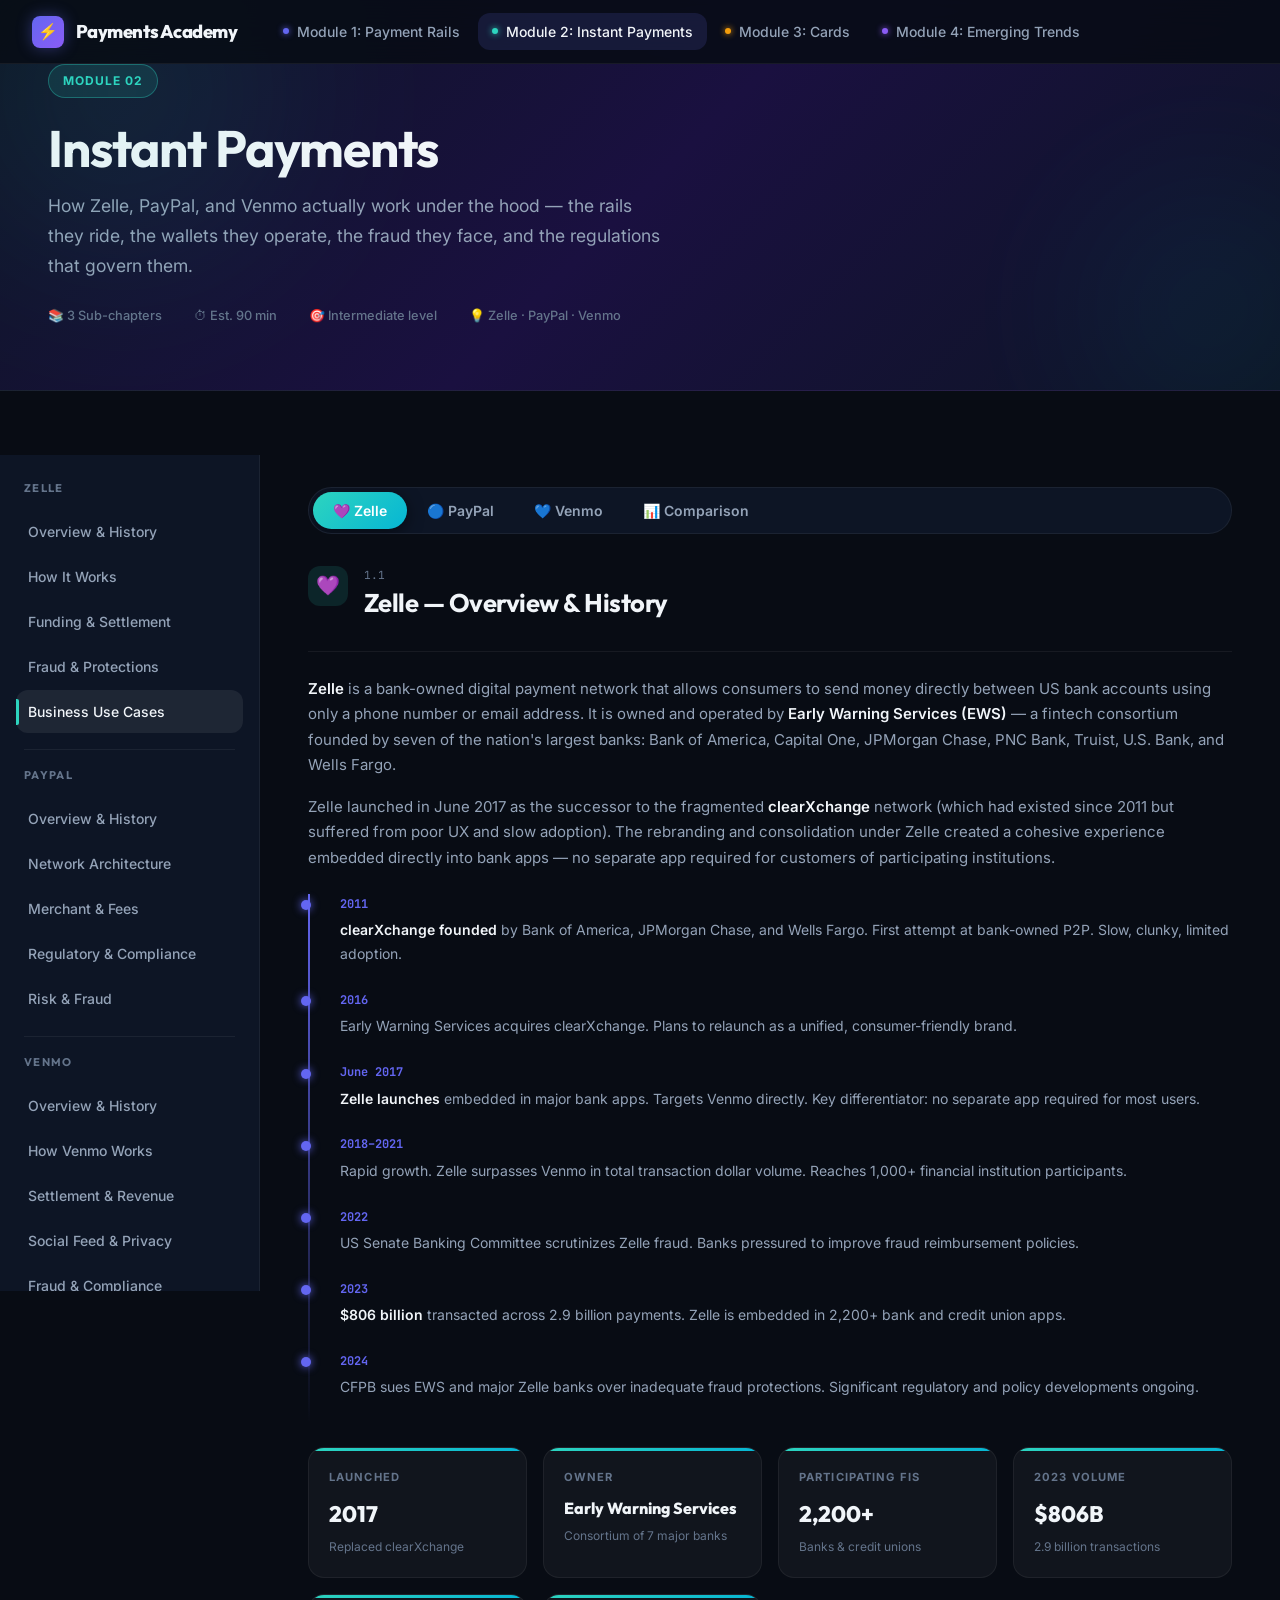
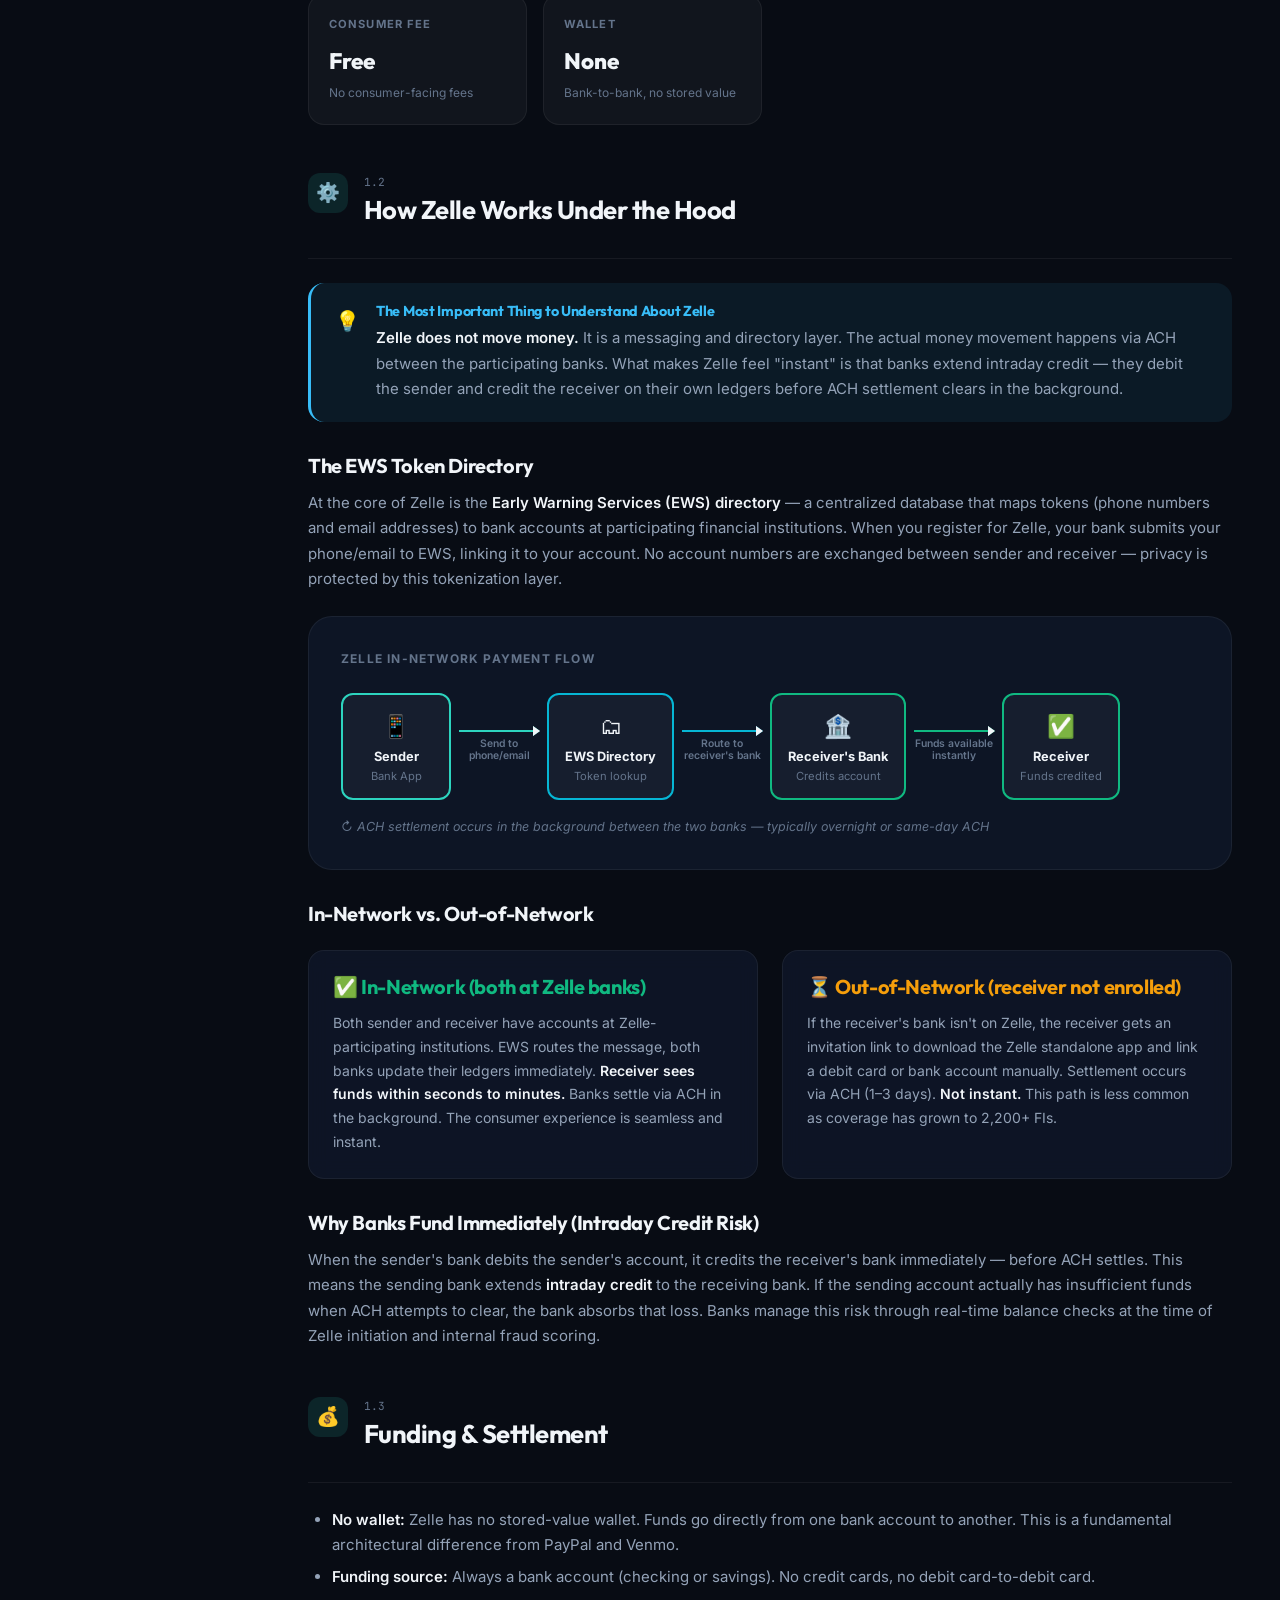
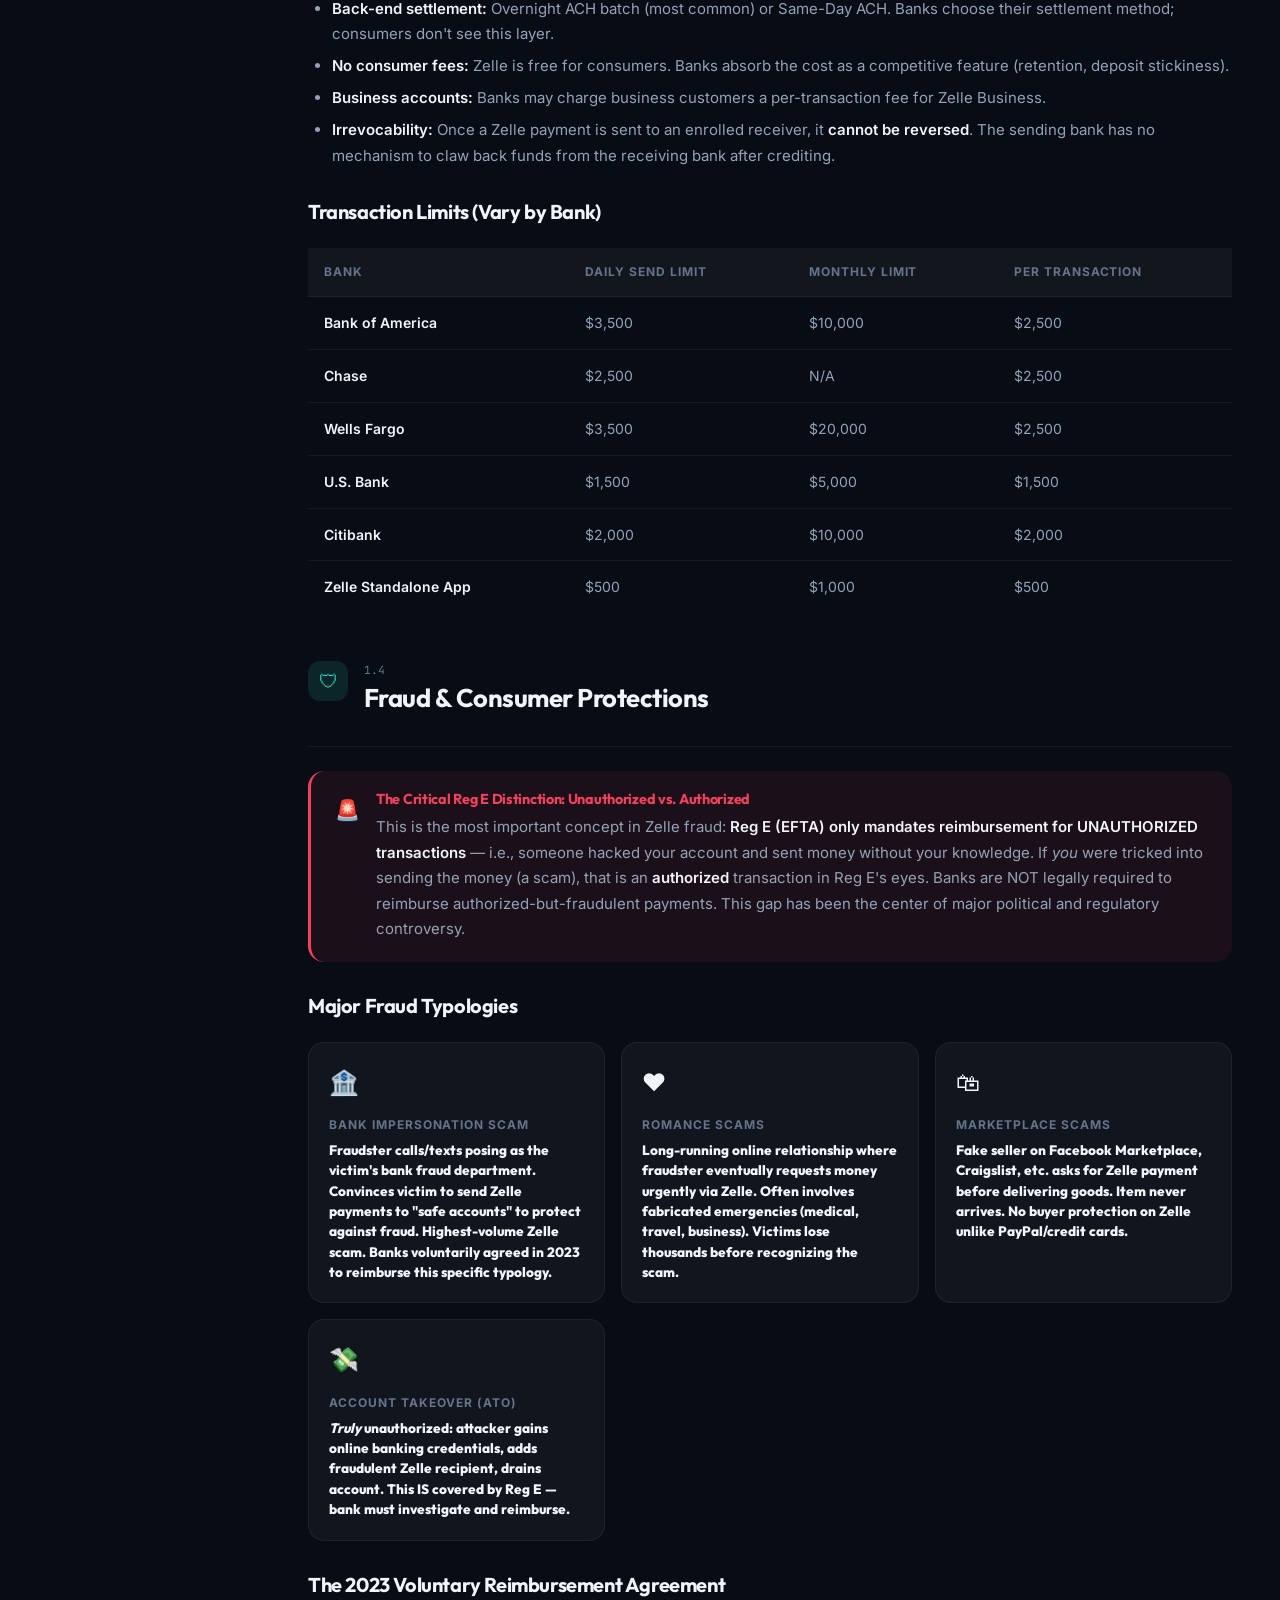
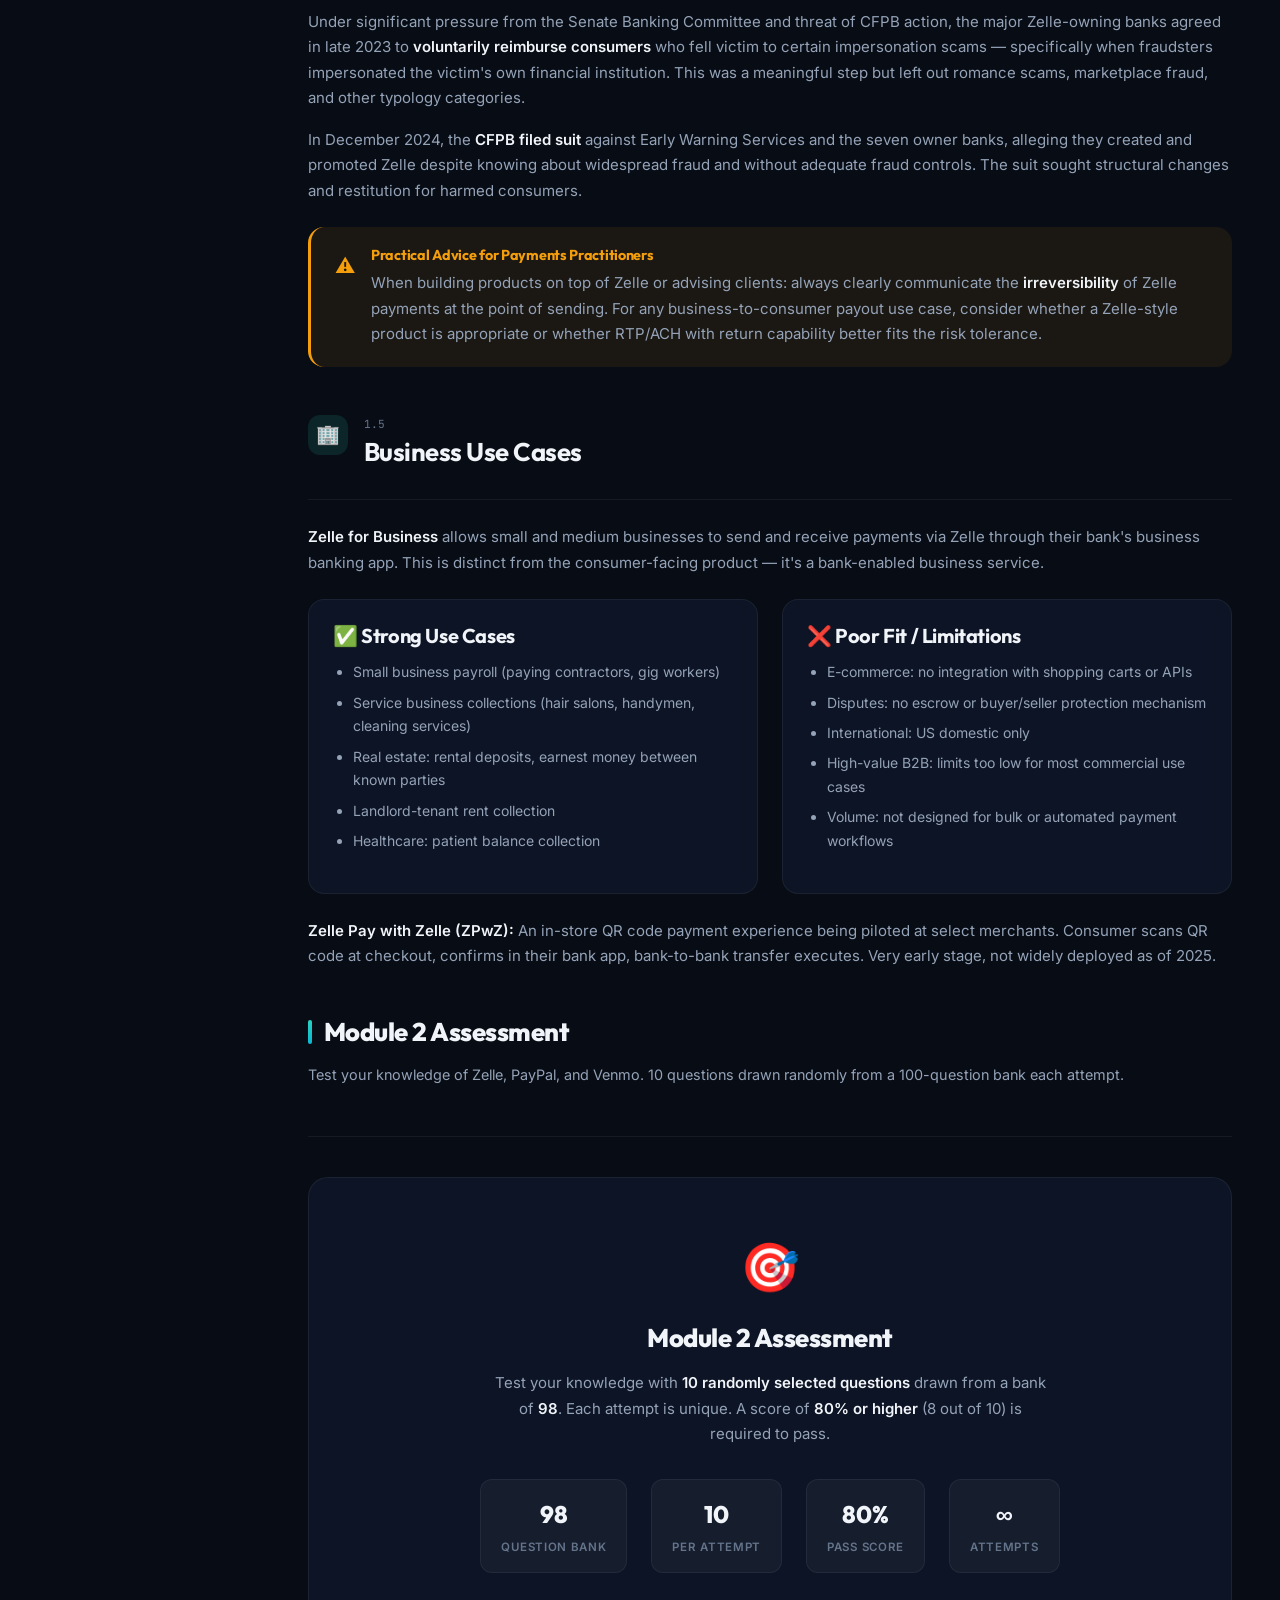
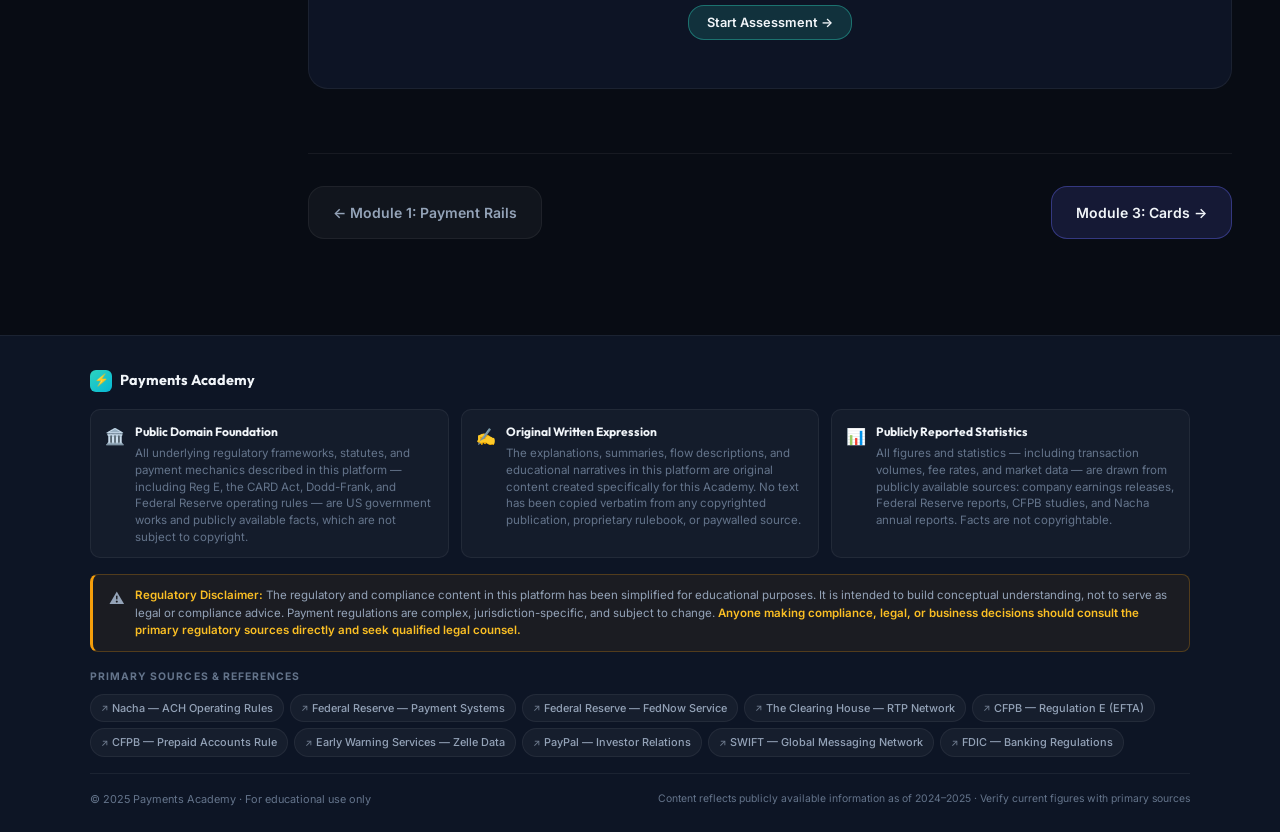
<file: module2.html>
<!DOCTYPE html>
<html lang="en">
<head>
  <meta charset="UTF-8" />
  <meta name="viewport" content="width=device-width, initial-scale=1.0" />
  <title>Module 2: Instant Payments — Zelle, PayPal & Venmo | Payments Academy</title>
  <meta name="description" content="Deep-dive into consumer instant payment networks: Zelle's bank-owned architecture, PayPal's money transmitter model, and Venmo's social payment mechanics." />
  <link rel="stylesheet" href="styles/main.css" />
  <style>
    .hero-badge { background: rgba(45,212,191,0.12); border-color: rgba(45,212,191,0.35); color: var(--accent-teal); }
    .module-hero::before { background: radial-gradient(circle, #2dd4bf, transparent 70%); top: -40%; left: -10%; width: 500px; height: 500px; }
    .module-hero::after  { background: radial-gradient(circle, #06b6d4, transparent 70%); }
    .sidebar-nav li a.active::before { background: var(--accent-teal); }
    .section-icon { background: rgba(45,212,191,0.12); color: var(--accent-teal); }
    .key-fact::before { background: var(--grad-teal); }
    .process-step-num { border-color: rgba(45,212,191,0.4); color: var(--accent-teal); }
    .chapter-tab.active { background: var(--grad-teal); }
    .chapter-tab[data-tab="paypal"].active { background: linear-gradient(135deg, #0070ba, #00457c); }
    .chapter-tab[data-tab="venmo"].active  { background: linear-gradient(135deg, #38bdf8, #0ea5e9); }
  </style>
</head>
<body>

<nav class="top-nav">
  <a href="index.html" class="nav-logo"><div class="nav-logo-icon">⚡</div>Payments Academy</a>
  <ul class="nav-links">
    <li><a href="module1.html"><span class="mod-badge nav-badge-m1"></span>Module 1: Payment Rails</a></li>
    <li><a href="module2.html" class="active"><span class="mod-badge nav-badge-m2"></span>Module 2: Instant Payments</a></li>
    <li><a href="module3.html"><span class="mod-badge nav-badge-m3"></span>Module 3: Cards</a></li>
    <li><a href="module4.html"><span class="mod-badge nav-badge-m4"></span>Module 4: Emerging Trends</a></li>
  </ul>
</nav>

<header class="module-hero">
  <div class="hero-badge">MODULE 02</div>
  <h1 class="hero-title">Instant Payments</h1>
  <p class="hero-desc">How Zelle, PayPal, and Venmo actually work under the hood — the rails they ride, the wallets they operate, the fraud they face, and the regulations that govern them.</p>
  <div class="hero-meta">
    <span class="hero-meta-item">📚 3 Sub-chapters</span>
    <span class="hero-meta-item">⏱ Est. 90 min</span>
    <span class="hero-meta-item">🎯 Intermediate level</span>
    <span class="hero-meta-item">💡 Zelle · PayPal · Venmo</span>
  </div>
</header>

<div class="module-layout">
  <aside class="sidebar">
    <div class="sidebar-title">Zelle</div>
    <ul class="sidebar-nav">
      <li><a href="#z-overview"    data-section="z-overview">Overview &amp; History</a></li>
      <li><a href="#z-mechanics"   data-section="z-mechanics">How It Works</a></li>
      <li><a href="#z-settlement"  data-section="z-settlement">Funding &amp; Settlement</a></li>
      <li><a href="#z-fraud"       data-section="z-fraud">Fraud &amp; Protections</a></li>
      <li><a href="#z-business"    data-section="z-business">Business Use Cases</a></li>
    </ul>
    <div class="sidebar-divider"></div>
    <div class="sidebar-title">PayPal</div>
    <ul class="sidebar-nav">
      <li><a href="#pp-overview"      data-section="pp-overview">Overview &amp; History</a></li>
      <li><a href="#pp-architecture"  data-section="pp-architecture">Network Architecture</a></li>
      <li><a href="#pp-fees"          data-section="pp-fees">Merchant &amp; Fees</a></li>
      <li><a href="#pp-regulatory"    data-section="pp-regulatory">Regulatory &amp; Compliance</a></li>
      <li><a href="#pp-risk"          data-section="pp-risk">Risk &amp; Fraud</a></li>
    </ul>
    <div class="sidebar-divider"></div>
    <div class="sidebar-title">Venmo</div>
    <ul class="sidebar-nav">
      <li><a href="#v-overview"    data-section="v-overview">Overview &amp; History</a></li>
      <li><a href="#v-mechanics"   data-section="v-mechanics">How Venmo Works</a></li>
      <li><a href="#v-settlement"  data-section="v-settlement">Settlement &amp; Revenue</a></li>
      <li><a href="#v-social"      data-section="v-social">Social Feed &amp; Privacy</a></li>
      <li><a href="#v-fraud"       data-section="v-fraud">Fraud &amp; Compliance</a></li>
    </ul>
    <div class="sidebar-divider"></div>
    <div class="sidebar-title">Comparison</div>
    <ul class="sidebar-nav">
      <li><a href="#m2-compare" data-section="m2-compare">Platform Comparison</a></li>
    </ul>
  </aside>

  <main class="main-content">
    <div class="chapter-tabs" data-panels="m2-panels">
      <button class="chapter-tab active" data-tab="zelle">💜 Zelle</button>
      <button class="chapter-tab" data-tab="paypal">🔵 PayPal</button>
      <button class="chapter-tab" data-tab="venmo">💙 Venmo</button>
      <button class="chapter-tab" data-tab="m2compare">📊 Comparison</button>
    </div>

    <div id="m2-panels">

      <!-- ============================== ZELLE ============================== -->
      <div class="chapter-panel active" data-tab="zelle">

        <div class="content-section" data-section-id="z-overview" id="z-overview">
          <div class="section-header">
            <div class="section-icon">💜</div>
            <div><div class="section-num">1.1</div><h2>Zelle — Overview &amp; History</h2></div>
          </div>
          <p><strong>Zelle</strong> is a bank-owned digital payment network that allows consumers to send money directly between US bank accounts using only a phone number or email address. It is owned and operated by <strong>Early Warning Services (EWS)</strong> — a fintech consortium founded by seven of the nation's largest banks: Bank of America, Capital One, JPMorgan Chase, PNC Bank, Truist, U.S. Bank, and Wells Fargo.</p>
          <p>Zelle launched in June 2017 as the successor to the fragmented <strong>clearXchange</strong> network (which had existed since 2011 but suffered from poor UX and slow adoption). The rebranding and consolidation under Zelle created a cohesive experience embedded directly into bank apps — no separate app required for customers of participating institutions.</p>

          <div class="timeline">
            <div class="timeline-item"><div class="timeline-year">2011</div><div class="timeline-text"><strong>clearXchange founded</strong> by Bank of America, JPMorgan Chase, and Wells Fargo. First attempt at bank-owned P2P. Slow, clunky, limited adoption.</div></div>
            <div class="timeline-item"><div class="timeline-year">2016</div><div class="timeline-text">Early Warning Services acquires clearXchange. Plans to relaunch as a unified, consumer-friendly brand.</div></div>
            <div class="timeline-item"><div class="timeline-year">June 2017</div><div class="timeline-text"><strong>Zelle launches</strong> embedded in major bank apps. Targets Venmo directly. Key differentiator: no separate app required for most users.</div></div>
            <div class="timeline-item"><div class="timeline-year">2018–2021</div><div class="timeline-text">Rapid growth. Zelle surpasses Venmo in total transaction dollar volume. Reaches 1,000+ financial institution participants.</div></div>
            <div class="timeline-item"><div class="timeline-year">2022</div><div class="timeline-text">US Senate Banking Committee scrutinizes Zelle fraud. Banks pressured to improve fraud reimbursement policies.</div></div>
            <div class="timeline-item"><div class="timeline-year">2023</div><div class="timeline-text"><strong>$806 billion</strong> transacted across 2.9 billion payments. Zelle is embedded in 2,200+ bank and credit union apps.</div></div>
            <div class="timeline-item"><div class="timeline-year">2024</div><div class="timeline-text">CFPB sues EWS and major Zelle banks over inadequate fraud protections. Significant regulatory and policy developments ongoing.</div></div>
          </div>

          <div class="key-facts">
            <div class="key-fact"><div class="key-fact-label">Launched</div><div class="key-fact-value">2017</div><div class="key-fact-note">Replaced clearXchange</div></div>
            <div class="key-fact"><div class="key-fact-label">Owner</div><div class="key-fact-value" style="font-size:1rem">Early Warning Services</div><div class="key-fact-note">Consortium of 7 major banks</div></div>
            <div class="key-fact"><div class="key-fact-label">Participating FIs</div><div class="key-fact-value">2,200+</div><div class="key-fact-note">Banks &amp; credit unions</div></div>
            <div class="key-fact"><div class="key-fact-label">2023 Volume</div><div class="key-fact-value">$806B</div><div class="key-fact-note">2.9 billion transactions</div></div>
            <div class="key-fact"><div class="key-fact-label">Consumer Fee</div><div class="key-fact-value">Free</div><div class="key-fact-note">No consumer-facing fees</div></div>
            <div class="key-fact"><div class="key-fact-label">Wallet</div><div class="key-fact-value">None</div><div class="key-fact-note">Bank-to-bank, no stored value</div></div>
          </div>
        </div>

        <div class="content-section" data-section-id="z-mechanics" id="z-mechanics">
          <div class="section-header">
            <div class="section-icon">⚙️</div>
            <div><div class="section-num">1.2</div><h2>How Zelle Works Under the Hood</h2></div>
          </div>

          <div class="callout callout-info">
            <div class="callout-icon">💡</div>
            <div class="callout-content">
              <h4>The Most Important Thing to Understand About Zelle</h4>
              <p><strong>Zelle does not move money.</strong> It is a messaging and directory layer. The actual money movement happens via ACH between the participating banks. What makes Zelle feel "instant" is that banks extend intraday credit — they debit the sender and credit the receiver on their own ledgers before ACH settlement clears in the background.</p>
            </div>
          </div>

          <h3>The EWS Token Directory</h3>
          <p>At the core of Zelle is the <strong>Early Warning Services (EWS) directory</strong> — a centralized database that maps tokens (phone numbers and email addresses) to bank accounts at participating financial institutions. When you register for Zelle, your bank submits your phone/email to EWS, linking it to your account. No account numbers are exchanged between sender and receiver — privacy is protected by this tokenization layer.</p>

          <div class="flow-container">
            <div class="flow-title">ZELLE IN-NETWORK PAYMENT FLOW</div>
            <div class="flow-diagram">
              <div class="flow-node">
                <div class="flow-node-box" style="border-color:#2dd4bf;">
                  <div class="flow-node-icon">📱</div>
                  <div class="flow-node-name">Sender</div>
                  <div class="flow-node-abbr">Bank App</div>
                </div>
              </div>
              <div class="flow-arrow">
                <div class="flow-arrow-line" style="background:#2dd4bf;"><div style="position:absolute;right:-1px;top:50%;transform:translateY(-50%);width:0;height:0;border-left:7px solid #2dd4bf;border-top:5px solid transparent;border-bottom:5px solid transparent;"></div></div>
                <div class="flow-arrow-label">Send to phone/email</div>
              </div>
              <div class="flow-node">
                <div class="flow-node-box" style="border-color:#06b6d4;">
                  <div class="flow-node-icon">🗂</div>
                  <div class="flow-node-name">EWS Directory</div>
                  <div class="flow-node-abbr">Token lookup</div>
                </div>
              </div>
              <div class="flow-arrow">
                <div class="flow-arrow-line" style="background:#06b6d4;"><div style="position:absolute;right:-1px;top:50%;transform:translateY(-50%);width:0;height:0;border-left:7px solid #06b6d4;border-top:5px solid transparent;border-bottom:5px solid transparent;"></div></div>
                <div class="flow-arrow-label">Route to receiver's bank</div>
              </div>
              <div class="flow-node">
                <div class="flow-node-box" style="border-color:#10b981;">
                  <div class="flow-node-icon">🏦</div>
                  <div class="flow-node-name">Receiver's Bank</div>
                  <div class="flow-node-abbr">Credits account</div>
                </div>
              </div>
              <div class="flow-arrow">
                <div class="flow-arrow-line" style="background:#10b981;"><div style="position:absolute;right:-1px;top:50%;transform:translateY(-50%);width:0;height:0;border-left:7px solid #10b981;border-top:5px solid transparent;border-bottom:5px solid transparent;"></div></div>
                <div class="flow-arrow-label">Funds available instantly</div>
              </div>
              <div class="flow-node">
                <div class="flow-node-box" style="border-color:#10b981;">
                  <div class="flow-node-icon">✅</div>
                  <div class="flow-node-name">Receiver</div>
                  <div class="flow-node-abbr">Funds credited</div>
                </div>
              </div>
            </div>
            <p style="font-size:0.78rem;color:var(--text-muted);margin-top:1rem;">↻ <em>ACH settlement occurs in the background between the two banks — typically overnight or same-day ACH</em></p>
          </div>

          <h3>In-Network vs. Out-of-Network</h3>
          <div class="two-col">
            <div class="card">
              <h4 style="color:var(--accent-emerald);margin-bottom:0.75rem">✅ In-Network (both at Zelle banks)</h4>
              <p style="font-size:0.875rem">Both sender and receiver have accounts at Zelle-participating institutions. EWS routes the message, both banks update their ledgers immediately. <strong>Receiver sees funds within seconds to minutes.</strong> Banks settle via ACH in the background. The consumer experience is seamless and instant.</p>
            </div>
            <div class="card">
              <h4 style="color:var(--accent-gold);margin-bottom:0.75rem">⏳ Out-of-Network (receiver not enrolled)</h4>
              <p style="font-size:0.875rem">If the receiver's bank isn't on Zelle, the receiver gets an invitation link to download the Zelle standalone app and link a debit card or bank account manually. Settlement occurs via ACH (1–3 days). <strong>Not instant.</strong> This path is less common as coverage has grown to 2,200+ FIs.</p>
            </div>
          </div>

          <h3>Why Banks Fund Immediately (Intraday Credit Risk)</h3>
          <p>When the sender's bank debits the sender's account, it credits the receiver's bank immediately — before ACH settles. This means the sending bank extends <strong>intraday credit</strong> to the receiving bank. If the sending account actually has insufficient funds when ACH attempts to clear, the bank absorbs that loss. Banks manage this risk through real-time balance checks at the time of Zelle initiation and internal fraud scoring.</p>
        </div>

        <div class="content-section" data-section-id="z-settlement" id="z-settlement">
          <div class="section-header">
            <div class="section-icon">💰</div>
            <div><div class="section-num">1.3</div><h2>Funding &amp; Settlement</h2></div>
          </div>
          <ul>
            <li><strong>No wallet:</strong> Zelle has no stored-value wallet. Funds go directly from one bank account to another. This is a fundamental architectural difference from PayPal and Venmo.</li>
            <li><strong>Funding source:</strong> Always a bank account (checking or savings). No credit cards, no debit card-to-debit card.</li>
            <li><strong>Back-end settlement:</strong> Overnight ACH batch (most common) or Same-Day ACH. Banks choose their settlement method; consumers don't see this layer.</li>
            <li><strong>No consumer fees:</strong> Zelle is free for consumers. Banks absorb the cost as a competitive feature (retention, deposit stickiness).</li>
            <li><strong>Business accounts:</strong> Banks may charge business customers a per-transaction fee for Zelle Business.</li>
            <li><strong>Irrevocability:</strong> Once a Zelle payment is sent to an enrolled receiver, it <strong>cannot be reversed</strong>. The sending bank has no mechanism to claw back funds from the receiving bank after crediting.</li>
          </ul>

          <h3>Transaction Limits (Vary by Bank)</h3>
          <table class="data-table">
            <thead><tr><th>Bank</th><th>Daily Send Limit</th><th>Monthly Limit</th><th>Per Transaction</th></tr></thead>
            <tbody>
              <tr><td><strong>Bank of America</strong></td><td>$3,500</td><td>$10,000</td><td>$2,500</td></tr>
              <tr><td><strong>Chase</strong></td><td>$2,500</td><td>N/A</td><td>$2,500</td></tr>
              <tr><td><strong>Wells Fargo</strong></td><td>$3,500</td><td>$20,000</td><td>$2,500</td></tr>
              <tr><td><strong>U.S. Bank</strong></td><td>$1,500</td><td>$5,000</td><td>$1,500</td></tr>
              <tr><td><strong>Citibank</strong></td><td>$2,000</td><td>$10,000</td><td>$2,000</td></tr>
              <tr><td><strong>Zelle Standalone App</strong></td><td>$500</td><td>$1,000</td><td>$500</td></tr>
            </tbody>
          </table>
        </div>

        <div class="content-section" data-section-id="z-fraud" id="z-fraud">
          <div class="section-header">
            <div class="section-icon">🛡</div>
            <div><div class="section-num">1.4</div><h2>Fraud &amp; Consumer Protections</h2></div>
          </div>

          <div class="callout callout-danger">
            <div class="callout-icon">🚨</div>
            <div class="callout-content">
              <h4>The Critical Reg E Distinction: Unauthorized vs. Authorized</h4>
              <p>This is the most important concept in Zelle fraud: <strong>Reg E (EFTA) only mandates reimbursement for UNAUTHORIZED transactions</strong> — i.e., someone hacked your account and sent money without your knowledge. If <em>you</em> were tricked into sending the money (a scam), that is an <strong>authorized</strong> transaction in Reg E's eyes. Banks are NOT legally required to reimburse authorized-but-fraudulent payments. This gap has been the center of major political and regulatory controversy.</p>
            </div>
          </div>

          <h3>Major Fraud Typologies</h3>
          <div class="info-grid">
            <div class="info-card">
              <div class="info-card-icon">🏦</div>
              <div class="info-card-label">Bank Impersonation Scam</div>
              <div class="info-card-value" style="font-size:0.85rem;line-height:1.5">Fraudster calls/texts posing as the victim's bank fraud department. Convinces victim to send Zelle payments to "safe accounts" to protect against fraud. Highest-volume Zelle scam. Banks voluntarily agreed in 2023 to reimburse this specific typology.</div>
            </div>
            <div class="info-card">
              <div class="info-card-icon">❤️</div>
              <div class="info-card-label">Romance Scams</div>
              <div class="info-card-value" style="font-size:0.85rem;line-height:1.5">Long-running online relationship where fraudster eventually requests money urgently via Zelle. Often involves fabricated emergencies (medical, travel, business). Victims lose thousands before recognizing the scam.</div>
            </div>
            <div class="info-card">
              <div class="info-card-icon">🛍</div>
              <div class="info-card-label">Marketplace Scams</div>
              <div class="info-card-value" style="font-size:0.85rem;line-height:1.5">Fake seller on Facebook Marketplace, Craigslist, etc. asks for Zelle payment before delivering goods. Item never arrives. No buyer protection on Zelle unlike PayPal/credit cards.</div>
            </div>
            <div class="info-card">
              <div class="info-card-icon">💸</div>
              <div class="info-card-label">Account Takeover (ATO)</div>
              <div class="info-card-value" style="font-size:0.85rem;line-height:1.5"><em>Truly</em> unauthorized: attacker gains online banking credentials, adds fraudulent Zelle recipient, drains account. This IS covered by Reg E — bank must investigate and reimburse.</div>
            </div>
          </div>

          <h3>The 2023 Voluntary Reimbursement Agreement</h3>
          <p>Under significant pressure from the Senate Banking Committee and threat of CFPB action, the major Zelle-owning banks agreed in late 2023 to <strong>voluntarily reimburse consumers</strong> who fell victim to certain impersonation scams — specifically when fraudsters impersonated the victim's own financial institution. This was a meaningful step but left out romance scams, marketplace fraud, and other typology categories.</p>
          <p>In December 2024, the <strong>CFPB filed suit</strong> against Early Warning Services and the seven owner banks, alleging they created and promoted Zelle despite knowing about widespread fraud and without adequate fraud controls. The suit sought structural changes and restitution for harmed consumers.</p>

          <div class="callout callout-warning">
            <div class="callout-icon">⚠️</div>
            <div class="callout-content">
              <h4>Practical Advice for Payments Practitioners</h4>
              <p>When building products on top of Zelle or advising clients: always clearly communicate the <strong>irreversibility</strong> of Zelle payments at the point of sending. For any business-to-consumer payout use case, consider whether a Zelle-style product is appropriate or whether RTP/ACH with return capability better fits the risk tolerance.</p>
            </div>
          </div>
        </div>

        <div class="content-section" data-section-id="z-business" id="z-business">
          <div class="section-header">
            <div class="section-icon">🏢</div>
            <div><div class="section-num">1.5</div><h2>Business Use Cases</h2></div>
          </div>
          <p><strong>Zelle for Business</strong> allows small and medium businesses to send and receive payments via Zelle through their bank's business banking app. This is distinct from the consumer-facing product — it's a bank-enabled business service.</p>
          <div class="two-col">
            <div class="card">
              <h4 style="margin-bottom:0.75rem">✅ Strong Use Cases</h4>
              <ul style="font-size:0.875rem;color:var(--text-secondary);padding-left:1.25rem">
                <li>Small business payroll (paying contractors, gig workers)</li>
                <li>Service business collections (hair salons, handymen, cleaning services)</li>
                <li>Real estate: rental deposits, earnest money between known parties</li>
                <li>Landlord-tenant rent collection</li>
                <li>Healthcare: patient balance collection</li>
              </ul>
            </div>
            <div class="card">
              <h4 style="margin-bottom:0.75rem">❌ Poor Fit / Limitations</h4>
              <ul style="font-size:0.875rem;color:var(--text-secondary);padding-left:1.25rem">
                <li>E-commerce: no integration with shopping carts or APIs</li>
                <li>Disputes: no escrow or buyer/seller protection mechanism</li>
                <li>International: US domestic only</li>
                <li>High-value B2B: limits too low for most commercial use cases</li>
                <li>Volume: not designed for bulk or automated payment workflows</li>
              </ul>
            </div>
          </div>
          <p><strong>Zelle Pay with Zelle (ZPwZ):</strong> An in-store QR code payment experience being piloted at select merchants. Consumer scans QR code at checkout, confirms in their bank app, bank-to-bank transfer executes. Very early stage, not widely deployed as of 2025.</p>
        </div>

      </div><!-- /ZELLE -->


      <!-- ============================== PAYPAL ============================== -->
      <div class="chapter-panel" data-tab="paypal">

        <div class="content-section" data-section-id="pp-overview" id="pp-overview">
          <div class="section-header">
            <div class="section-icon">🔵</div>
            <div><div class="section-num">2.1</div><h2>PayPal — Overview &amp; History</h2></div>
          </div>
          <p><strong>PayPal</strong> is the world's largest licensed digital payments company — a <strong>money transmitter</strong>, not a bank. Founded in 1998 by Max Levchin, Peter Thiel, and Luke Nosek (later merging with Elon Musk's X.com), PayPal pioneered internet-native payments and remains one of the most consequential fintech companies ever built.</p>
          <p>PayPal's regulatory classification is the key to understanding it: as a <strong>licensed money transmitter</strong> registered with FinCEN and holding licenses in all 50 US states, PayPal operates a digital wallet that stores real monetary value — completely unlike Zelle's bank-passthrough model.</p>

          <div class="timeline">
            <div class="timeline-item"><div class="timeline-year">1998</div><div class="timeline-text"><strong>Confinity founded</strong> by Levchin, Thiel, and Nosek to develop cryptographic security for handheld devices. Pivots to digital wallet.</div></div>
            <div class="timeline-item"><div class="timeline-year">2000</div><div class="timeline-text">Confinity merges with Elon Musk's <strong>X.com</strong>. Combined company renames to PayPal. Explosive growth through eBay seller adoption.</div></div>
            <div class="timeline-item"><div class="timeline-year">2002</div><div class="timeline-text"><strong>IPO</strong> on NASDAQ. Three weeks later, eBay acquires PayPal for $1.5 billion. Becomes the default eBay payment method.</div></div>
            <div class="timeline-item"><div class="timeline-year">2013</div><div class="timeline-text">PayPal acquires <strong>Braintree</strong> for $800 million — which includes Venmo. Expands into mobile and developer-first payments.</div></div>
            <div class="timeline-item"><div class="timeline-year">2015</div><div class="timeline-text"><strong>Spinoff from eBay</strong> as independent publicly traded company. Market cap: ~$45B. Now operates independently.</div></div>
            <div class="timeline-item"><div class="timeline-year">2020</div><div class="timeline-text">COVID-era boom: 72 million new accounts added in one year. Crypto buying, Honey acquisition, BNPL launch.</div></div>
            <div class="timeline-item"><div class="timeline-year">2023</div><div class="timeline-text"><strong>426 million active accounts</strong>. Revenue: $29.8B. New CEO Alex Chriss hired; strategic refocus on profitability over user growth.</div></div>
          </div>

          <div class="key-facts">
            <div class="key-fact"><div class="key-fact-label">Founded</div><div class="key-fact-value">1998</div><div class="key-fact-note">San Jose, California</div></div>
            <div class="key-fact"><div class="key-fact-label">Active Accounts</div><div class="key-fact-value">426M</div><div class="key-fact-note">As of 2023</div></div>
            <div class="key-fact"><div class="key-fact-label">Markets</div><div class="key-fact-value">200+</div><div class="key-fact-note">25 currencies supported</div></div>
            <div class="key-fact"><div class="key-fact-label">2023 Revenue</div><div class="key-fact-value">$29.8B</div><div class="key-fact-note">Payments + interest</div></div>
            <div class="key-fact"><div class="key-fact-label">Regulatory Status</div><div class="key-fact-value" style="font-size:0.9rem">Money Transmitter</div><div class="key-fact-note">All 50 states + FinCEN MSB</div></div>
            <div class="key-fact"><div class="key-fact-label">Type</div><div class="key-fact-value">Digital Wallet</div><div class="key-fact-note">Stores monetary value</div></div>
          </div>
        </div>

        <div class="content-section" data-section-id="pp-architecture" id="pp-architecture">
          <div class="section-header">
            <div class="section-icon">🏗</div>
            <div><div class="section-num">2.2</div><h2>Network Architecture</h2></div>
          </div>
          <p>PayPal operates a <strong>two-sided network</strong> connecting buyers and sellers (merchants). At its core is a digital wallet — a stored-value account on PayPal's own ledger. This is fundamentally different from Zelle: PayPal maintains its own ledger of balances, and many transactions never touch an external payment network at all.</p>

          <h3>Funding Sources (Buyer Side)</h3>
          <table class="data-table">
            <thead><tr><th>Funding Source</th><th>How It Works</th><th>Settlement to PayPal</th><th>Cost to User</th></tr></thead>
            <tbody>
              <tr><td><strong>PayPal Balance</strong></td><td>Pre-loaded funds on PayPal ledger</td><td>Internal ledger (no external network)</td><td>Free</td></tr>
              <tr><td><strong>Bank Account (ACH)</strong></td><td>ACH pull from checking/savings</td><td>ACH (1-3 days)</td><td>Free (P2P); merchant fees apply</td></tr>
              <tr><td><strong>Debit Card</strong></td><td>Card-present style authorization</td><td>Card network (Visa/MC)</td><td>Free (P2P)</td></tr>
              <tr><td><strong>Credit Card</strong></td><td>Card authorization via network</td><td>Card network (T+1)</td><td>3% surcharge for P2P</td></tr>
              <tr><td><strong>PayPal Credit</strong></td><td>Revolving credit (Synchrony Bank)</td><td>Credit facility</td><td>Interest if not paid in full</td></tr>
              <tr><td><strong>Crypto</strong></td><td>Auto-converted at time of purchase</td><td>Internal crypto-to-USD conversion</td><td>Spread fee</td></tr>
            </tbody>
          </table>

          <div class="flow-container">
            <div class="flow-title">PAYPAL TRANSACTION FLOW — GOODS &amp; SERVICES</div>
            <div class="flow-diagram">
              <div class="flow-node">
                <div class="flow-node-box" style="border-color:#0070ba;">
                  <div class="flow-node-icon">🛒</div>
                  <div class="flow-node-name">Buyer</div>
                  <div class="flow-node-abbr">PayPal checkout</div>
                </div>
              </div>
              <div class="flow-arrow">
                <div class="flow-arrow-line" style="background:#0070ba;"><div style="position:absolute;right:-1px;top:50%;transform:translateY(-50%);width:0;height:0;border-left:7px solid #0070ba;border-top:5px solid transparent;border-bottom:5px solid transparent;"></div></div>
                <div class="flow-arrow-label">Payment initiated</div>
              </div>
              <div class="flow-node">
                <div class="flow-node-box" style="border-color:#0070ba;">
                  <div class="flow-node-icon">💻</div>
                  <div class="flow-node-name">PayPal Platform</div>
                  <div class="flow-node-abbr">Fraud score, route</div>
                </div>
              </div>
              <div class="flow-arrow">
                <div class="flow-arrow-line" style="background:#0070ba;"><div style="position:absolute;right:-1px;top:50%;transform:translateY(-50%);width:0;height:0;border-left:7px solid #0070ba;border-top:5px solid transparent;border-bottom:5px solid transparent;"></div></div>
                <div class="flow-arrow-label">Ledger credit to seller</div>
              </div>
              <div class="flow-node">
                <div class="flow-node-box" style="border-color:#10b981;">
                  <div class="flow-node-icon">🏪</div>
                  <div class="flow-node-name">Seller</div>
                  <div class="flow-node-abbr">PayPal balance credited</div>
                </div>
              </div>
              <div class="flow-arrow">
                <div class="flow-arrow-line" style="background:#10b981;"><div style="position:absolute;right:-1px;top:50%;transform:translateY(-50%);width:0;height:0;border-left:7px solid #10b981;border-top:5px solid transparent;border-bottom:5px solid transparent;"></div></div>
                <div class="flow-arrow-label">ACH withdrawal (free, 1-3d) or Instant (1.75%)</div>
              </div>
              <div class="flow-node">
                <div class="flow-node-box" style="border-color:#10b981;">
                  <div class="flow-node-icon">🏦</div>
                  <div class="flow-node-name">Seller's Bank</div>
                  <div class="flow-node-abbr">Funds deposited</div>
                </div>
              </div>
            </div>
          </div>

          <h3>Instant Transfer: Visa Direct / Mastercard Send</h3>
          <p>When a seller wants funds from their PayPal balance immediately (rather than waiting 1-3 days for ACH), they can use <strong>Instant Transfer</strong>. PayPal pushes funds via <strong>Visa Direct</strong> or <strong>Mastercard Send</strong> to the seller's linked debit card — typically available within minutes. Fee: <strong>1.75%</strong> of the transfer amount (minimum $0.25, maximum $25). This push-to-debit mechanism is how many platforms (Venmo, DoorDash, Lyft, Uber) power their "instant payout" features.</p>
        </div>

        <div class="content-section" data-section-id="pp-fees" id="pp-fees">
          <div class="section-header">
            <div class="section-icon">💵</div>
            <div><div class="section-num">2.3</div><h2>Merchant Acquiring &amp; Fee Structure</h2></div>
          </div>
          <p>PayPal is its own payment processor AND network. Merchants that accept PayPal are essentially connecting to the PayPal two-sided network — they don't need a separate acquiring bank (though PayPal is also available as a payment method via Braintree, their developer-focused payment gateway).</p>

          <table class="data-table">
            <thead><tr><th>Transaction Type</th><th>Rate</th><th>Notes</th></tr></thead>
            <tbody>
              <tr><td><strong>Online checkout (standard)</strong></td><td>2.99% + $0.49</td><td>Consumer-initiated via PayPal button</td></tr>
              <tr><td><strong>Card processing (Braintree)</strong></td><td>2.59% + $0.49</td><td>Custom card processing via API</td></tr>
              <tr><td><strong>In-store QR code</strong></td><td>2.29% + $0.09</td><td>Consumer scans QR, PayPal balance or bank</td></tr>
              <tr><td><strong>Invoicing</strong></td><td>3.49% + $0.49</td><td>PayPal invoice payment</td></tr>
              <tr><td><strong>Venmo (business profile)</strong></td><td>1.9% + $0.10</td><td>Consumer pays business via Venmo tab</td></tr>
              <tr><td><strong>P2P (Friends &amp; Family)</strong></td><td>Free (bank/balance); 3% (credit card)</td><td>No purchase protection</td></tr>
              <tr><td><strong>Chargeback fee</strong></td><td>$20.00</td><td>Per dispute opened; refunded if won</td></tr>
              <tr><td><strong>Micropayment rate</strong></td><td>5% + $0.05</td><td>For transactions under $10</td></tr>
            </tbody>
          </table>

          <h3>PayPal Purchase Protection &amp; Seller Protection</h3>
          <div class="two-col">
            <div class="card">
              <h4 style="color:var(--accent-emerald);margin-bottom:0.75rem">🛡 Purchase Protection (Buyer)</h4>
              <p style="font-size:0.875rem;color:var(--text-secondary)">For Goods &amp; Services transactions, PayPal guarantees buyers a full refund if: (1) the item doesn't arrive, or (2) the item is significantly not as described (SNAD). The buyer must open a dispute within 180 days. This makes PayPal far superior to Zelle/Venmo for marketplace transactions.</p>
            </div>
            <div class="card">
              <h4 style="color:var(--accent-sky);margin-bottom:0.75rem">🛡 Seller Protection</h4>
              <p style="font-size:0.875rem;color:var(--text-secondary)">Sellers are protected against unauthorized transaction chargebacks and Item Not Received claims if they: (1) ship to the PayPal-confirmed address, (2) provide tracking, (3) mark orders as shipped in PayPal. Does NOT cover intangibles, custom items, or if buyer paid via Friends &amp; Family.</p>
            </div>
          </div>
        </div>

        <div class="content-section" data-section-id="pp-regulatory" id="pp-regulatory">
          <div class="section-header">
            <div class="section-icon">📋</div>
            <div><div class="section-num">2.4</div><h2>Regulatory &amp; Compliance</h2></div>
          </div>

          <div class="info-grid">
            <div class="info-card">
              <div class="info-card-icon">📜</div>
              <div class="info-card-label">FinCEN MSB Registration</div>
              <div class="info-card-value" style="font-size:0.85rem;line-height:1.5">PayPal is registered as a Money Services Business (MSB) with FinCEN. Subject to full Bank Secrecy Act (BSA) obligations: AML program, SARs (Suspicious Activity Reports), CTRs (Currency Transaction Reports for $10K+ cash equivalent).</div>
            </div>
            <div class="info-card">
              <div class="info-card-icon">🗺</div>
              <div class="info-card-label">State Money Transmitter Licenses</div>
              <div class="info-card-value" style="font-size:0.85rem;line-height:1.5">PayPal holds money transmitter licenses (MTLs) in all 50 states and DC — each obtained separately through state banking regulators. This is a significant regulatory burden that serves as a meaningful barrier to entry for competitors.</div>
            </div>
            <div class="info-card">
              <div class="info-card-icon">💰</div>
              <div class="info-card-label">IRS 1099-K Reporting</div>
              <div class="info-card-value" style="font-size:0.85rem;line-height:1.5">PayPal reports goods &amp; services payments to the IRS via Form 1099-K for accounts receiving $600+ annually. This requirement was controversial (reduced from $20,000) and caused significant user confusion about taxability of P2P casual payments.</div>
            </div>
            <div class="info-card">
              <div class="info-card-icon">🔒</div>
              <div class="info-card-label">FDIC Insurance Status</div>
              <div class="info-card-value" style="font-size:0.85rem;line-height:1.5"><strong>PayPal balances are NOT FDIC insured.</strong> PayPal holds customer funds in pooled accounts at FDIC-insured banks, but pass-through insurance requires proper titling and record-keeping. PayPal Savings (via Synchrony Bank) IS separately FDIC insured up to $250K.</div>
            </div>
          </div>

          <div class="callout callout-warning">
            <div class="callout-icon">⚠️</div>
            <div class="callout-content">
              <h4>The "Not a Bank" Distinction Matters</h4>
              <p>PayPal is not a bank — it has no banking charter, does not hold FDIC-insured deposits, and is not regulated by the OCC, Fed, or FDIC as a depository institution. It's regulated as a money transmitter. This means consumer protections differ significantly: for example, PayPal has its own dispute resolution process rather than falling under CFPB's bank examination framework (though CFPB has supervisory authority over large nonbank payment providers since 2023).</p>
            </div>
          </div>
        </div>

        <div class="content-section" data-section-id="pp-risk" id="pp-risk">
          <div class="section-header">
            <div class="section-icon">⚠️</div>
            <div><div class="section-num">2.5</div><h2>Risk &amp; Fraud</h2></div>
          </div>
          <div class="two-col">
            <div class="card">
              <h4 style="margin-bottom:0.75rem">🔓 Key Fraud Vectors</h4>
              <ul style="font-size:0.875rem;color:var(--text-secondary);padding-left:1.25rem">
                <li><strong>Account Takeover (ATO):</strong> Most common. Credential stuffing, phishing, or SIM swap used to access PayPal account. Attacker drains balance or links new bank account.</li>
                <li><strong>Friends &amp; Family Scam:</strong> Buyer is convinced to pay via F&amp;F (no buyer protection) for a goods purchase. No recourse when goods don't arrive.</li>
                <li><strong>Overpayment Scam:</strong> Fraudulent buyer "overpays" via fake PayPal email, asks seller to refund the difference before PayPal reverses the original payment.</li>
                <li><strong>Chargeback Fraud:</strong> Buyer receives goods, then files a chargeback with their credit card issuer claiming unauthorized transaction.</li>
              </ul>
            </div>
            <div class="card">
              <h4 style="margin-bottom:0.75rem">🛡 PayPal's Fraud Controls</h4>
              <ul style="font-size:0.875rem;color:var(--text-secondary);padding-left:1.25rem">
                <li><strong>Real-time ML fraud scoring:</strong> Every transaction scored using hundreds of signals: device fingerprint, velocity, IP, behavioral biometrics.</li>
                <li><strong>3D Secure (3DS):</strong> Used for card-not-present transactions funded by credit/debit card. Issuer authenticates; liability shifts to issuer.</li>
                <li><strong>Holds:</strong> New or high-risk sellers may have funds held for up to 21 days while PayPal verifies legitimacy.</li>
                <li><strong>Two-factor authentication:</strong> SMS/TOTP required for high-risk actions (adding bank account, large transfer).</li>
                <li><strong>Negative balance policy:</strong> If a buyer successfully reverses after goods are delivered, seller's account goes negative — PayPal may pursue collection.</li>
              </ul>
            </div>
          </div>
        </div>

      </div><!-- /PAYPAL -->


      <!-- ============================== VENMO ============================== -->
      <div class="chapter-panel" data-tab="venmo">

        <div class="content-section" data-section-id="v-overview" id="v-overview">
          <div class="section-header">
            <div class="section-icon">💙</div>
            <div><div class="section-num">3.1</div><h2>Venmo — Overview &amp; History</h2></div>
          </div>
          <p><strong>Venmo</strong> is a social payment app that blends money transfers with a social media-style activity feed. Originally designed purely for peer-to-peer (P2P) splitting among friends, it has evolved into a broader financial platform with debit and credit cards, crypto, and business payments. It operates as a wholly-owned subsidiary of PayPal — acquired in 2013 through PayPal's $800 million purchase of Braintree.</p>
          <p>Venmo's defining characteristic — what made it culturally distinctive and drove viral growth — is its <strong>public social feed</strong> where users see friends' payment activity (descriptions visible; amounts hidden by default). This social layer created powerful network effects: people joined because their friends were on it.</p>

          <div class="timeline">
            <div class="timeline-item"><div class="timeline-year">2009</div><div class="timeline-text"><strong>Venmo founded</strong> by Andrew Kortina and Iqram Magdon-Ismail at University of Pennsylvania. Original concept: payments via SMS.</div></div>
            <div class="timeline-item"><div class="timeline-year">2010</div><div class="timeline-text">Pivots to smartphone app. Adds the social feed — friends can see payment emoji and descriptions. Viral among college students.</div></div>
            <div class="timeline-item"><div class="timeline-year">2012</div><div class="timeline-text">Braintree acquires Venmo for $26.2 million. Processing $10 million/month in payments.</div></div>
            <div class="timeline-item"><div class="timeline-year">2013</div><div class="timeline-text">PayPal acquires Braintree (and Venmo) for $800 million. Venmo begins hyper-growth under PayPal's balance sheet.</div></div>
            <div class="timeline-item"><div class="timeline-year">2018</div><div class="timeline-text">Venmo launches <strong>Pay with Venmo</strong> for merchants. First step toward revenue monetization beyond P2P.</div></div>
            <div class="timeline-item"><div class="timeline-year">2020</div><div class="timeline-text">Venmo Debit Card (Mastercard) and Venmo Credit Card (Visa/Synchrony) launched. Crypto buying enabled.</div></div>
            <div class="timeline-item"><div class="timeline-year">2023</div><div class="timeline-text"><strong>78 million active accounts</strong>. Revenue: ~$935 million (est.). US-only market.</div></div>
          </div>

          <div class="key-facts">
            <div class="key-fact"><div class="key-fact-label">Founded</div><div class="key-fact-value">2009</div><div class="key-fact-note">By Kortina &amp; Magdon-Ismail</div></div>
            <div class="key-fact"><div class="key-fact-label">Parent</div><div class="key-fact-value">PayPal</div><div class="key-fact-note">Acquired 2013 via Braintree</div></div>
            <div class="key-fact"><div class="key-fact-label">Active Users</div><div class="key-fact-value">78M</div><div class="key-fact-note">US-only</div></div>
            <div class="key-fact"><div class="key-fact-label">2023 Revenue</div><div class="key-fact-value">~$935M</div><div class="key-fact-note">Estimated</div></div>
            <div class="key-fact"><div class="key-fact-label">Type</div><div class="key-fact-value">Wallet + Social</div><div class="key-fact-note">Stored-value + social feed</div></div>
            <div class="key-fact"><div class="key-fact-label">Market</div><div class="key-fact-value">US Only</div><div class="key-fact-note">No international transfers</div></div>
          </div>
        </div>

        <div class="content-section" data-section-id="v-mechanics" id="v-mechanics">
          <div class="section-header">
            <div class="section-icon">⚙️</div>
            <div><div class="section-num">3.2</div><h2>How Venmo Works</h2></div>
          </div>
          <p>Venmo is a <strong>digital wallet within the PayPal ecosystem</strong>. Like PayPal, it maintains an internal ledger of balances. P2P transfers between Venmo users are internal ledger movements — no ACH, no card network, no external settlement. This is why they're instant: it's purely a database update on PayPal's servers.</p>

          <h3>Funding Sources</h3>
          <table class="data-table">
            <thead><tr><th>Source</th><th>P2P Fee</th><th>Business Fee</th><th>Notes</th></tr></thead>
            <tbody>
              <tr><td><strong>Venmo balance</strong></td><td>Free</td><td>1.9% + $0.10</td><td>Fastest; internal ledger</td></tr>
              <tr><td><strong>Bank account (ACH)</strong></td><td>Free</td><td>1.9% + $0.10</td><td>ACH pull; 1-3 days to fund Venmo</td></tr>
              <tr><td><strong>Debit card</strong></td><td>Free</td><td>1.9% + $0.10</td><td>Faster than ACH; card authorization</td></tr>
              <tr><td><strong>Credit card</strong></td><td><strong>3%</strong></td><td>1.9% + $0.10 + 3%</td><td>Venmo charges the 3% surcharge</td></tr>
            </tbody>
          </table>

          <h3>Venmo's Card Products</h3>
          <div class="two-col">
            <div class="card">
              <h4 style="margin-bottom:0.75rem">💳 Venmo Debit Card (Mastercard)</h4>
              <p style="font-size:0.875rem;color:var(--text-secondary)">Funded from Venmo balance. Accepted anywhere Mastercard is accepted. Can withdraw cash from ATMs (MoneyPass network free; others $2.50 fee). Includes personalized design options. Cashback offers at select merchants. The card enables Venmo balance holders to actually spend their balance in the physical world.</p>
            </div>
            <div class="card">
              <h4 style="margin-bottom:0.75rem">💳 Venmo Credit Card (Visa/Synchrony Bank)</h4>
              <p style="font-size:0.875rem;color:var(--text-secondary)">A traditional revolving credit card issued by Synchrony Bank on the Visa network. Rewards: <strong>3% cashback</strong> on top spend category (auto-detected), <strong>2%</strong> on second-highest category, <strong>1%</strong> everywhere else. Cash back deposited directly to Venmo balance. Subject to standard credit underwriting.</p>
            </div>
          </div>

          <div class="flow-container">
            <div class="flow-title">VENMO P2P FLOW — INTERNAL LEDGER (INSTANT)</div>
            <div class="flow-diagram">
              <div class="flow-node">
                <div class="flow-node-box" style="border-color:#38bdf8;">
                  <div class="flow-node-icon">📱</div>
                  <div class="flow-node-name">Sender</div>
                  <div class="flow-node-abbr">Venmo app</div>
                </div>
              </div>
              <div class="flow-arrow">
                <div class="flow-arrow-line" style="background:#38bdf8;"><div style="position:absolute;right:-1px;top:50%;transform:translateY(-50%);width:0;height:0;border-left:7px solid #38bdf8;border-top:5px solid transparent;border-bottom:5px solid transparent;"></div></div>
                <div class="flow-arrow-label">Debit sender's Venmo balance</div>
              </div>
              <div class="flow-node">
                <div class="flow-node-box" style="border-color:#0ea5e9;">
                  <div class="flow-node-icon">🗄</div>
                  <div class="flow-node-name">Venmo Ledger</div>
                  <div class="flow-node-abbr">PayPal servers</div>
                </div>
              </div>
              <div class="flow-arrow">
                <div class="flow-arrow-line" style="background:#0ea5e9;"><div style="position:absolute;right:-1px;top:50%;transform:translateY(-50%);width:0;height:0;border-left:7px solid #0ea5e9;border-top:5px solid transparent;border-bottom:5px solid transparent;"></div></div>
                <div class="flow-arrow-label">Credit receiver's balance (instant)</div>
              </div>
              <div class="flow-node">
                <div class="flow-node-box" style="border-color:#10b981;">
                  <div class="flow-node-icon">✅</div>
                  <div class="flow-node-name">Receiver</div>
                  <div class="flow-node-abbr">Balance updated</div>
                </div>
              </div>
            </div>
          </div>
        </div>

        <div class="content-section" data-section-id="v-settlement" id="v-settlement">
          <div class="section-header">
            <div class="section-icon">💰</div>
            <div><div class="section-num">3.3</div><h2>Settlement, Withdrawals &amp; Revenue Model</h2></div>
          </div>
          <div class="two-col">
            <div class="card">
              <h4 style="margin-bottom:0.75rem">Standard Transfer (Free)</h4>
              <p style="font-size:0.875rem;color:var(--text-secondary)">Move funds from Venmo balance to a linked bank account via ACH. Takes <strong>1–3 business days</strong>. No fee. This is the "patient" path that Venmo subsidizes to maintain the user base and encourage balance retention.</p>
            </div>
            <div class="card">
              <h4 style="margin-bottom:0.75rem">Instant Transfer (1.75% fee)</h4>
              <p style="font-size:0.875rem;color:var(--text-secondary)">Push funds to a linked debit card via <strong>Visa Direct / Mastercard Send</strong>. Available <strong>within 30 minutes</strong>, typically faster. Fee: 1.75% of transfer amount (min $0.25, max $25). This is a meaningful revenue line for Venmo and PayPal.</p>
            </div>
          </div>

          <h3>How Venmo Makes Money</h3>
          <table class="data-table">
            <thead><tr><th>Revenue Stream</th><th>Mechanism</th><th>Estimated Contribution</th></tr></thead>
            <tbody>
              <tr><td><strong>Instant Transfers</strong></td><td>1.75% fee on balance withdrawals</td><td>~20% of revenue</td></tr>
              <tr><td><strong>Business Transaction Fees</strong></td><td>1.9% + $0.10 for business profiles</td><td>~30% of revenue</td></tr>
              <tr><td><strong>Debit Card Interchange</strong></td><td>Interchange from Venmo debit card spend</td><td>~15% of revenue</td></tr>
              <tr><td><strong>Credit Card (Synchrony rev-share)</strong></td><td>Revenue share on interest, annual fees</td><td>~10% of revenue</td></tr>
              <tr><td><strong>Crypto Trading Spread</strong></td><td>Spread on crypto buy/sell transactions</td><td>~10% of revenue</td></tr>
              <tr><td><strong>Credit Card Surcharge (P2P)</strong></td><td>3% charged when sending via credit card</td><td>~15% of revenue</td></tr>
            </tbody>
          </table>

          <div class="callout callout-warning">
            <div class="callout-icon">⚠️</div>
            <div class="callout-content">
              <h4>Venmo Balances Are NOT FDIC Insured</h4>
              <p>Like PayPal balances, Venmo balances are <strong>not directly FDIC insured</strong>. PayPal/Venmo holds customer funds in pooled accounts at partner banks. While these are held at FDIC-insured institutions, the pass-through insurance protection requires specific conditions. The safest posture: don't leave large balances in Venmo. Venmo Savings (via Synchrony Bank) IS separately FDIC insured.</p>
            </div>
          </div>
        </div>

        <div class="content-section" data-section-id="v-social" id="v-social">
          <div class="section-header">
            <div class="section-icon">📢</div>
            <div><div class="section-num">3.4</div><h2>Social Feed &amp; Privacy Considerations</h2></div>
          </div>
          <p>Venmo's <strong>social feed</strong> — where users see friends' payment activity — is the feature that made Venmo culturally distinct. Transaction descriptions (emojis, text) are visible; amounts are hidden by default. Users can set each transaction to Public, Friends, or Private.</p>

          <h3>Privacy Risks</h3>
          <ul>
            <li><strong>Default is "Friends":</strong> Unless users actively change settings per transaction, their payment activity is visible to their entire Venmo friends list. Many users don't realize this.</li>
            <li><strong>Public profile scraping:</strong> Public Venmo data has been scraped by researchers and journalists. In 2019, a researcher published President Trump's Venmo social graph by exploiting the public API. The API was subsequently restricted.</li>
            <li><strong>Law enforcement access:</strong> Courts have subpoenaed Venmo transaction data in criminal cases. Drug transactions conducted "publicly" on Venmo have been used as evidence.</li>
            <li><strong>Pattern analysis:</strong> Even without amounts, transaction frequency and timing can reveal sensitive information (e.g., medical provider payments, political donations, relationship patterns).</li>
          </ul>

          <div class="callout callout-danger">
            <div class="callout-icon">🔒</div>
            <div class="callout-content">
              <h4>Best Practice: Set Sensitive Transactions to Private</h4>
              <p>For any payment involving sensitive information — medical services, legal services, therapy, religious organizations, political entities — always set the Venmo transaction to <strong>Private</strong> at the time of sending. You can also change your default privacy setting in Venmo's settings menu. This prevents the description from appearing in the social feed of any connected user.</p>
            </div>
          </div>
        </div>

        <div class="content-section" data-section-id="v-fraud" id="v-fraud">
          <div class="section-header">
            <div class="section-icon">🛡</div>
            <div><div class="section-num">3.5</div><h2>Fraud &amp; Compliance</h2></div>
          </div>
          <ul>
            <li><strong>BSA/AML obligations:</strong> As a PayPal subsidiary, Venmo is covered under PayPal's FinCEN MSB registration and AML program. All KYC and transaction monitoring applies.</li>
            <li><strong>1099-K reporting:</strong> Same as PayPal — goods &amp; services payments totaling $600+ per year are reported to the IRS.</li>
            <li><strong>Business activity on personal accounts:</strong> Venmo's terms explicitly prohibit using personal accounts for business transactions. Venmo has frozen and terminated accounts found to be doing volume business under personal profiles. If conducting business, use a Venmo Business Profile.</li>
            <li><strong>Reg E for unauthorized:</strong> Genuinely unauthorized transactions (account takeover) are protected under Reg E. Authorized-but-fraudulent transactions (scams where the user sent the payment) face the same coverage gap as Zelle.</li>
          </ul>

          <h3>Common Venmo Scams</h3>
          <div class="return-codes">
            <div class="return-code-item">
              <div class="return-code-code" style="background:rgba(244,63,94,0.1);color:#f43f5e;border-color:rgba(244,63,94,0.3)">💸</div>
              <div class="return-code-desc"><div class="return-code-title">Overpayment Scam</div>Fraudulent buyer sends more than asked, requests refund of overage — original payment reverses, victim loses refund amount.</div>
            </div>
            <div class="return-code-item">
              <div class="return-code-code" style="background:rgba(244,63,94,0.1);color:#f43f5e;border-color:rgba(244,63,94,0.3)">🏠</div>
              <div class="return-code-desc"><div class="return-code-title">Rental Deposit Scam</div>Fake landlord asks for deposit via Venmo to "hold" an apartment. No apartment exists; money gone.</div>
            </div>
            <div class="return-code-item">
              <div class="return-code-code" style="background:rgba(244,63,94,0.1);color:#f43f5e;border-color:rgba(244,63,94,0.3)">🎫</div>
              <div class="return-code-desc"><div class="return-code-title">Ticket / Event Scam</div>Fake concert or sports tickets sold via Venmo. F&F payment requested; no protection when tickets are fraudulent.</div>
            </div>
            <div class="return-code-item">
              <div class="return-code-code" style="background:rgba(244,63,94,0.1);color:#f43f5e;border-color:rgba(244,63,94,0.3)">🛒</div>
              <div class="return-code-desc"><div class="return-code-title">Fake Buyer Scam</div>"Customer" pays seller via Venmo G&amp;S, requests goods shipped; files dispute after receiving, claims item not received.</div>
            </div>
          </div>
        </div>

      </div><!-- /VENMO -->


      <!-- ============================== COMPARISON ============================== -->
      <div class="chapter-panel" data-tab="m2compare">
        <div class="content-section" data-section-id="m2-compare" id="m2-compare">
          <div class="section-header">
            <div class="section-icon">📊</div>
            <div><div class="section-num">4.1</div><h2>Platform Comparison</h2></div>
          </div>

          <div class="compare-table-wrapper">
            <table class="compare-table">
              <thead>
                <tr>
                  <th class="col-feature">Feature</th>
                  <th style="background:rgba(99,102,241,0.08);color:#a78bfa;">Zelle</th>
                  <th style="background:rgba(0,112,186,0.1);color:#60a5fa;">PayPal</th>
                  <th style="background:rgba(56,189,248,0.08);color:#38bdf8;">Venmo</th>
                </tr>
              </thead>
              <tbody>
                <tr><td>Underlying network</td><td>ACH (back-end) via EWS</td><td>Internal ledger + ACH/cards</td><td>Internal ledger + ACH/cards</td></tr>
                <tr><td>Wallet / stored value</td><td><span class="cross">✗</span> No wallet</td><td><span class="check">✓</span> Full wallet</td><td><span class="check">✓</span> Full wallet</td></tr>
                <tr><td>FDIC insurance</td><td><span class="check">✓</span> (bank account protected)</td><td><span class="cross">✗</span> Balance not insured</td><td><span class="cross">✗</span> Balance not insured</td></tr>
                <tr><td>Regulatory status</td><td>Bank-owned EWS</td><td>Licensed Money Transmitter</td><td>PayPal subsidiary (MSB)</td></tr>
                <tr><td>Consumer P2P fee</td><td>Free</td><td>Free (bank/balance); 3% (CC)</td><td>Free (bank/balance); 3% (CC)</td></tr>
                <tr><td>Max P2P transaction</td><td>$500–$3,500 (bank-dependent)</td><td>$60,000 (verified account)</td><td>$4,999.99 per week</td></tr>
                <tr><td>Buyer protection</td><td><span class="cross">✗</span> None</td><td><span class="check">✓</span> Purchase Protection</td><td><span class="partial">~</span> G&amp;S only</td></tr>
                <tr><td>Fraud reimbursement</td><td>Unauthorized only (+ some scams)</td><td>Unauthorized + G&amp;S disputes</td><td>Unauthorized only</td></tr>
                <tr><td>Business support</td><td><span class="partial">~</span> Limited via banks</td><td><span class="check">✓</span> Full merchant support</td><td><span class="check">✓</span> Business profiles</td></tr>
                <tr><td>International</td><td><span class="cross">✗</span> US only</td><td><span class="check">✓</span> 200+ markets</td><td><span class="cross">✗</span> US only</td></tr>
                <tr><td>Social feed</td><td><span class="cross">✗</span> No</td><td><span class="cross">✗</span> No</td><td><span class="check">✓</span> Yes (privacy concerns)</td></tr>
                <tr><td>Instant withdrawal</td><td>N/A (no wallet)</td><td>1.75% via debit card push</td><td>1.75% via debit card push</td></tr>
                <tr><td>Debit card</td><td><span class="cross">✗</span> No</td><td><span class="check">✓</span> PayPal Debit</td><td><span class="check">✓</span> Venmo Debit (Mastercard)</td></tr>
                <tr><td>Credit card</td><td><span class="cross">✗</span> No</td><td><span class="check">✓</span> PayPal Credit (Synchrony)</td><td><span class="check">✓</span> Venmo Credit (Visa/Synchrony)</td></tr>
                <tr><td>1099-K reporting</td><td><span class="cross">✗</span> (bank reports)</td><td><span class="check">✓</span> $600+ G&amp;S</td><td><span class="check">✓</span> $600+ G&amp;S</td></tr>
              </tbody>
            </table>
          </div>

          <h3 class="mt-4">When to Use Each Platform</h3>
          <div class="info-grid">
            <div class="info-card">
              <div class="info-card-icon">💜</div>
              <div class="info-card-label">Use Zelle When...</div>
              <div class="info-card-value" style="font-size:0.85rem;line-height:1.5">Sending money to someone you trust, at a bank that supports Zelle, and you want bank-to-bank with no intermediary wallet. Best for rent, splitting bills, family transfers.</div>
            </div>
            <div class="info-card">
              <div class="info-card-icon">🔵</div>
              <div class="info-card-label">Use PayPal When...</div>
              <div class="info-card-value" style="font-size:0.85rem;line-height:1.5">Paying for goods or services from strangers, conducting international transactions, or you need buyer/seller protection. Best for marketplace purchases, freelancer payments, international.</div>
            </div>
            <div class="info-card">
              <div class="info-card-icon">💙</div>
              <div class="info-card-label">Use Venmo When...</div>
              <div class="info-card-value" style="font-size:0.85rem;line-height:1.5">Splitting costs among friends in a social context (dinner, events, trips). US-only. Friends &amp; Family use only — avoid for strangers. Use G&amp;S for any goods/services to get protection.</div>
            </div>
          </div>
        </div>
      </div>

    </div><!-- /m2-panels -->

    <!-- QUIZ ASSESSMENT -->
    <div class="content-section">
      <h2 class="quiz-section-title">Module 2 Assessment</h2>
      <p style="color:var(--text-secondary);font-size:0.9rem;margin-bottom:1.5rem;">Test your knowledge of Zelle, PayPal, and Venmo. 10 questions drawn randomly from a 100-question bank each attempt.</p>
      <div class="quiz-wrapper" data-module="2"></div>
    </div>

    <div class="module-footer">
      <a href="module1.html" class="footer-nav-btn">← Module 1: Payment Rails</a>
      <a href="module3.html" class="footer-nav-btn primary">Module 3: Cards →</a>
    </div>
  </main>
</div>

<!-- SITE FOOTER -->
<footer class="site-footer">
  <div class="site-footer-inner">

    <div class="site-footer-logo">
      <div class="site-footer-logo-icon">⚡</div>
      Payments Academy
    </div>

    <div class="footer-facts">
      <div class="footer-fact">
        <div class="footer-fact-icon">🏛️</div>
        <div>
          <div class="footer-fact-title">Public Domain Foundation</div>
          <div class="footer-fact-body">All underlying regulatory frameworks, statutes, and payment mechanics described in this platform — including Reg E, the CARD Act, Dodd-Frank, and Federal Reserve operating rules — are US government works and publicly available facts, which are not subject to copyright.</div>
        </div>
      </div>
      <div class="footer-fact">
        <div class="footer-fact-icon">✍️</div>
        <div>
          <div class="footer-fact-title">Original Written Expression</div>
          <div class="footer-fact-body">The explanations, summaries, flow descriptions, and educational narratives in this platform are original content created specifically for this Academy. No text has been copied verbatim from any copyrighted publication, proprietary rulebook, or paywalled source.</div>
        </div>
      </div>
      <div class="footer-fact">
        <div class="footer-fact-icon">📊</div>
        <div>
          <div class="footer-fact-title">Publicly Reported Statistics</div>
          <div class="footer-fact-body">All figures and statistics — including transaction volumes, fee rates, and market data — are drawn from publicly available sources: company earnings releases, Federal Reserve reports, CFPB studies, and Nacha annual reports. Facts are not copyrightable.</div>
        </div>
      </div>
    </div>

    <div class="footer-disclaimer">
      <div class="footer-disclaimer-icon">⚠️</div>
      <div>
        <strong>Regulatory Disclaimer:</strong> The regulatory and compliance content in this platform has been simplified for educational purposes. It is intended to build conceptual understanding, not to serve as legal or compliance advice. Payment regulations are complex, jurisdiction-specific, and subject to change. <strong>Anyone making compliance, legal, or business decisions should consult the primary regulatory sources directly and seek qualified legal counsel.</strong>
      </div>
    </div>

    <div class="footer-sources-title">Primary Sources &amp; References</div>
    <div class="footer-sources-grid">
      <a class="footer-source-tag" href="https://www.nacha.org" target="_blank" rel="noopener">Nacha — ACH Operating Rules</a>
      <a class="footer-source-tag" href="https://www.federalreserve.gov/paymentsystems.htm" target="_blank" rel="noopener">Federal Reserve — Payment Systems</a>
      <a class="footer-source-tag" href="https://www.frbservices.org/financial-services/fednow" target="_blank" rel="noopener">Federal Reserve — FedNow Service</a>
      <a class="footer-source-tag" href="https://www.theclearinghouse.org/payment-systems/rtp" target="_blank" rel="noopener">The Clearing House — RTP Network</a>
      <a class="footer-source-tag" href="https://www.cfpb.gov/rules-policy/regulations/1005/" target="_blank" rel="noopener">CFPB — Regulation E (EFTA)</a>
      <a class="footer-source-tag" href="https://www.consumerfinance.gov/rules-policy/final-rules/prepaid-accounts-under-electronic-fund-transfer-act/" target="_blank" rel="noopener">CFPB — Prepaid Accounts Rule</a>
      <a class="footer-source-tag" href="https://www.zellepay.com/press-releases" target="_blank" rel="noopener">Early Warning Services — Zelle Data</a>
      <a class="footer-source-tag" href="https://investor.pypl.com" target="_blank" rel="noopener">PayPal — Investor Relations</a>
      <a class="footer-source-tag" href="https://www.swift.com" target="_blank" rel="noopener">SWIFT — Global Messaging Network</a>
      <a class="footer-source-tag" href="https://www.fdic.gov/regulations/applications/financial/" target="_blank" rel="noopener">FDIC — Banking Regulations</a>
    </div>

    <div class="footer-bottom">
      <div class="footer-bottom-copy">© 2025 Payments Academy · For educational use only</div>
      <div class="footer-bottom-note">Content reflects publicly available information as of 2024–2025 · Verify current figures with primary sources</div>
    </div>

  </div>
</footer>

<script src="js/app.js"></script>
<script src="js/questions-m2.js"></script>
<script src="js/quiz.js"></script>
</body>

</html>
</file>
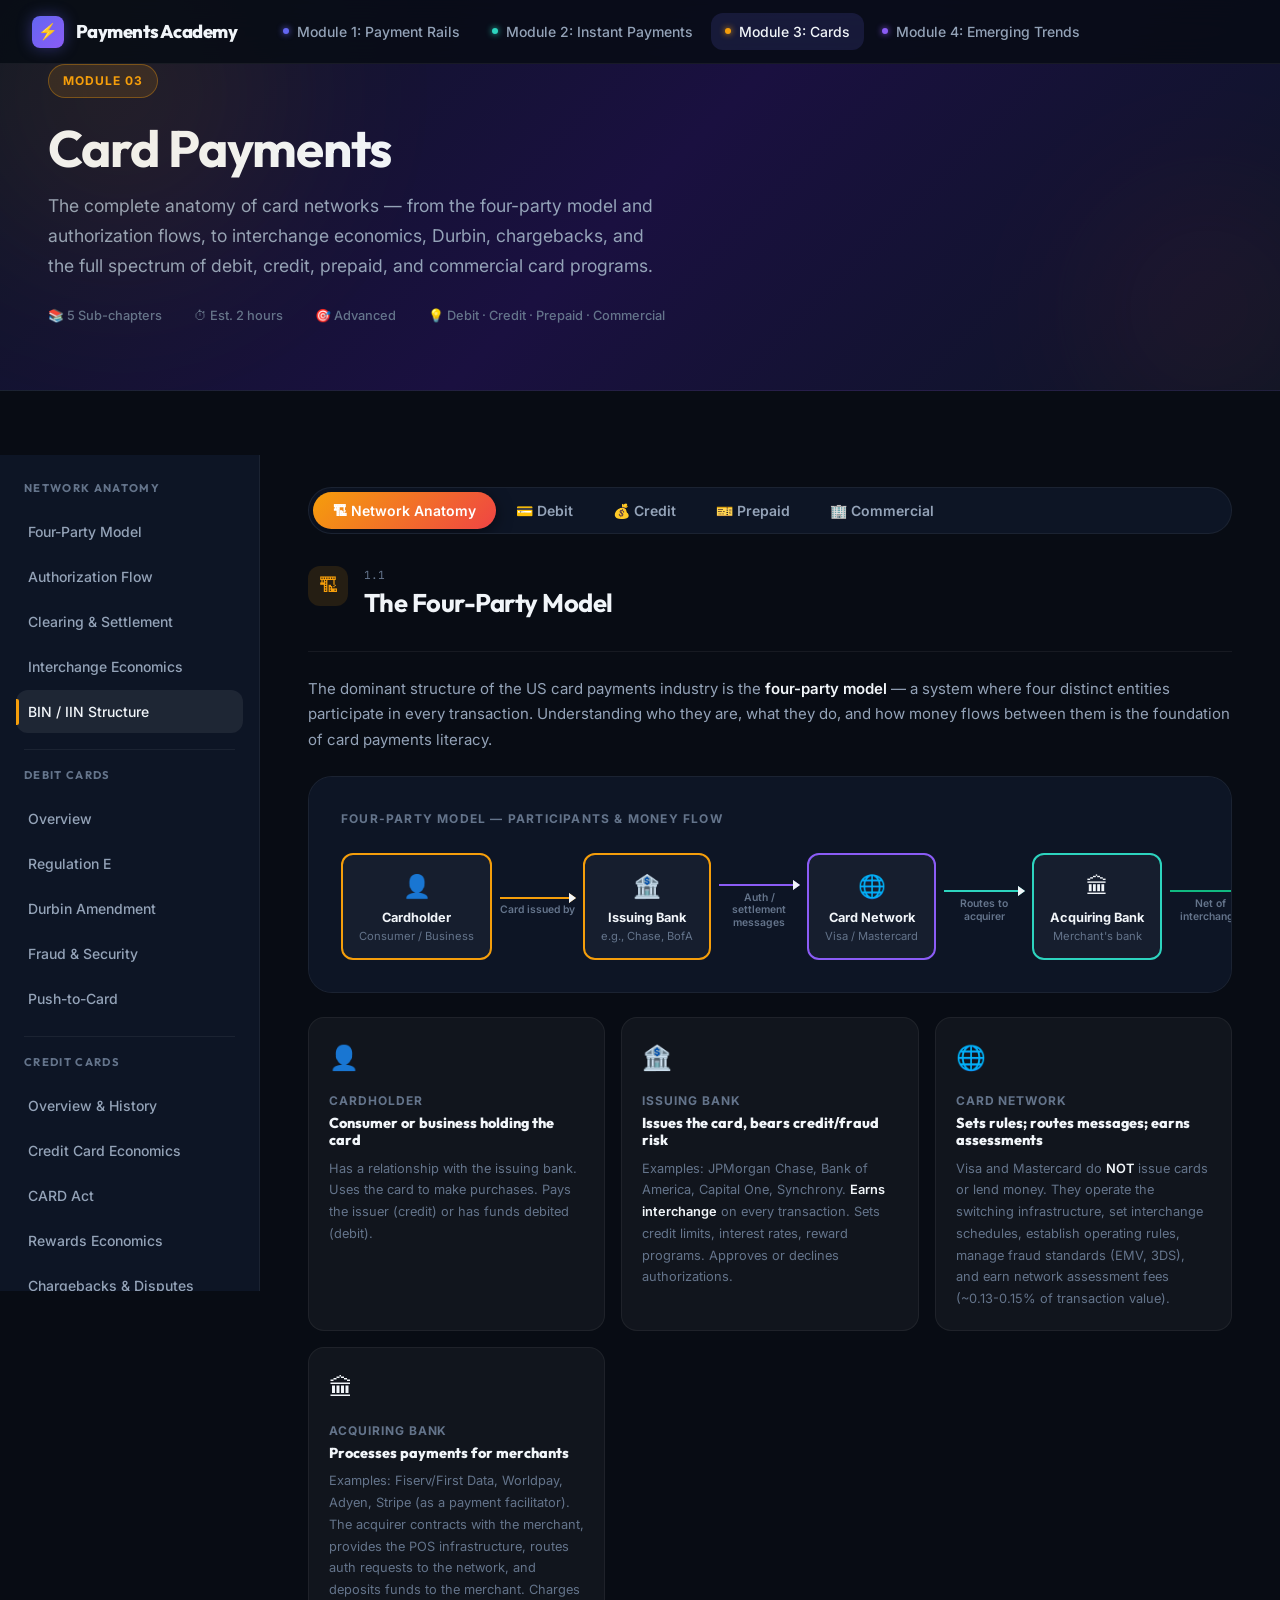
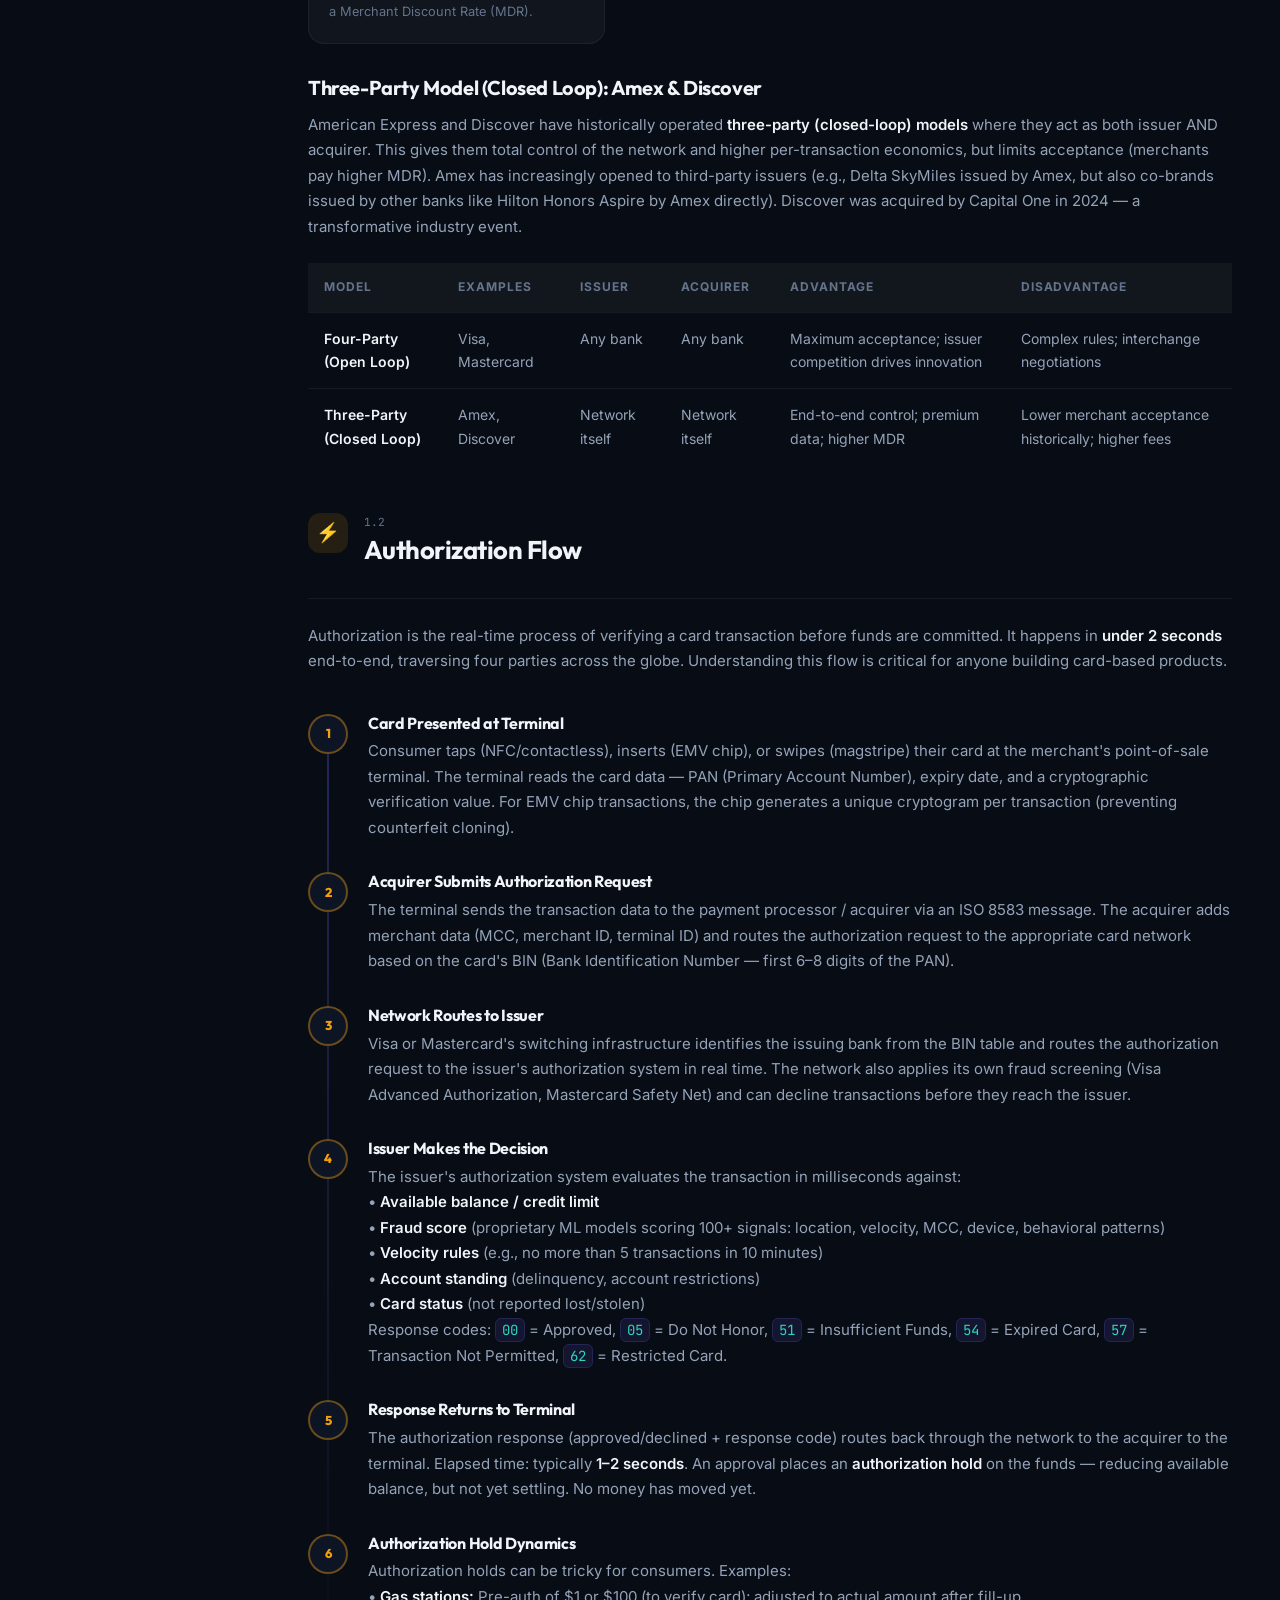
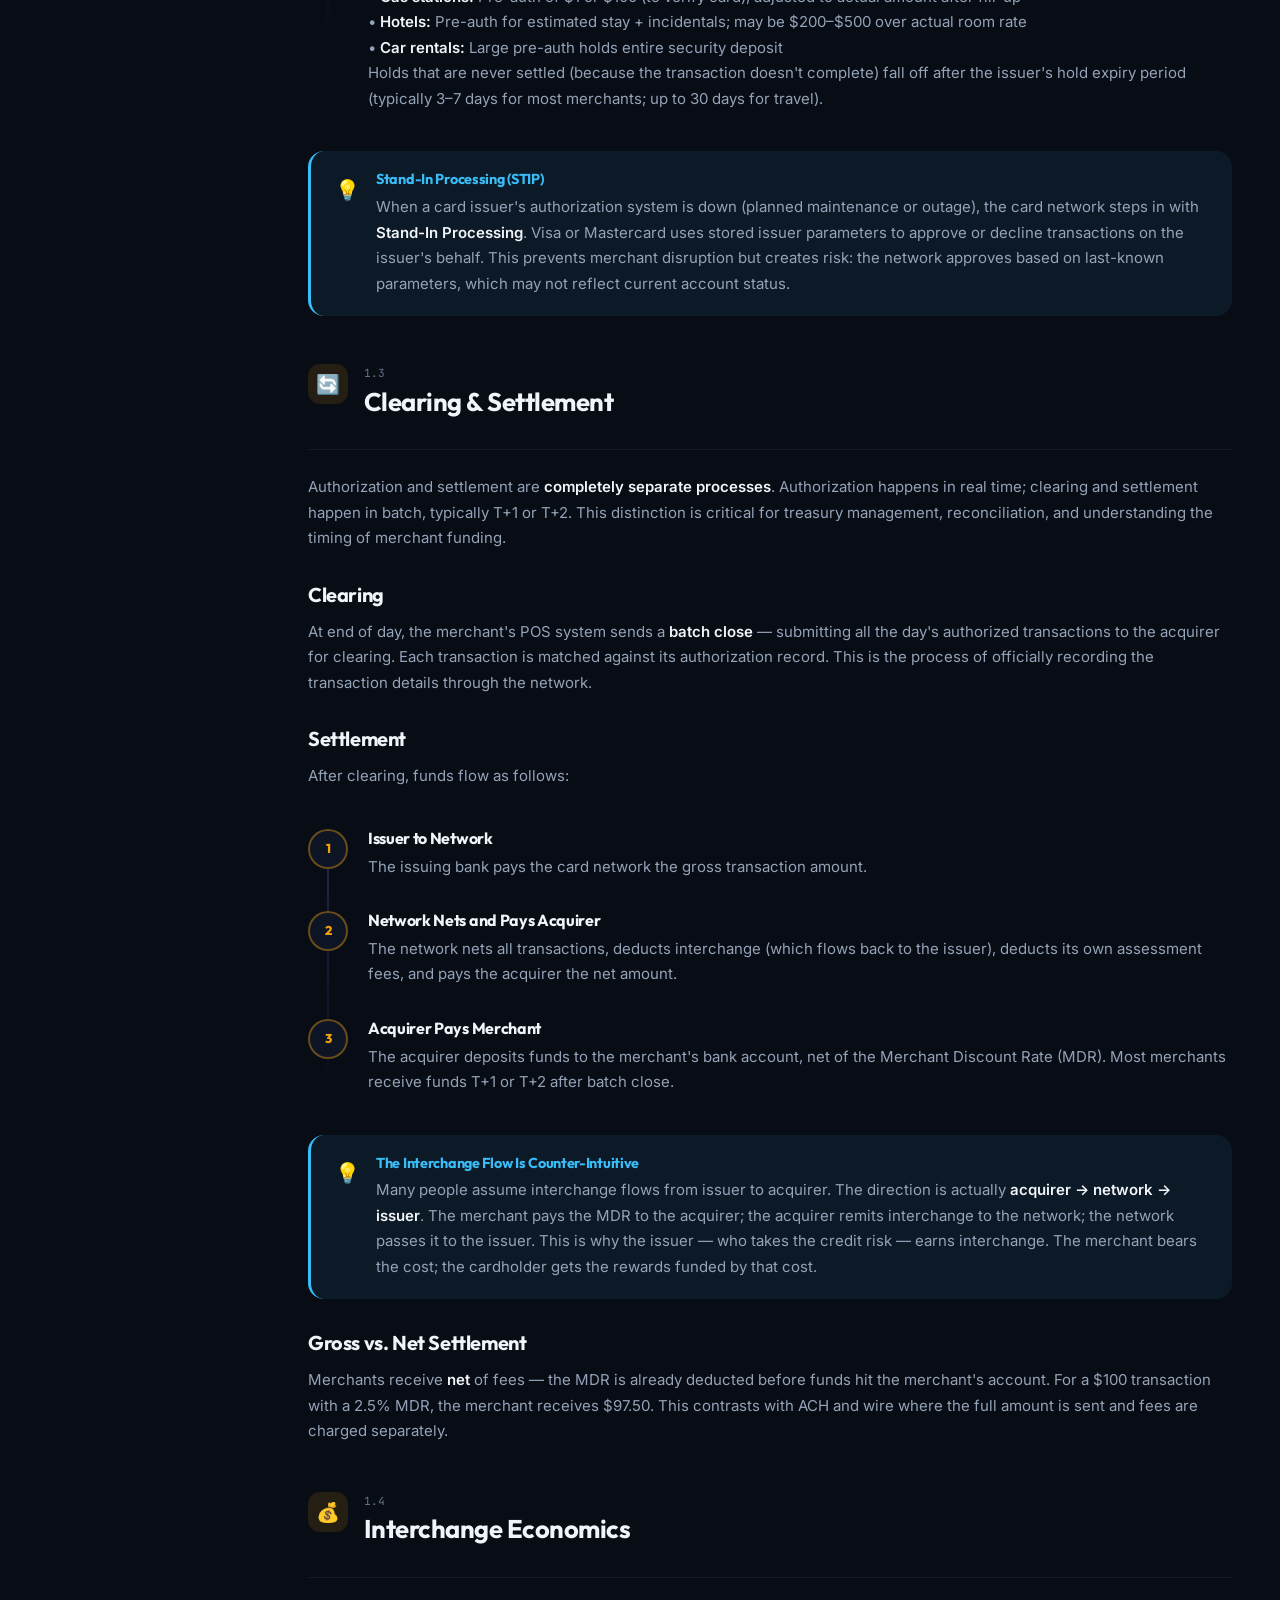
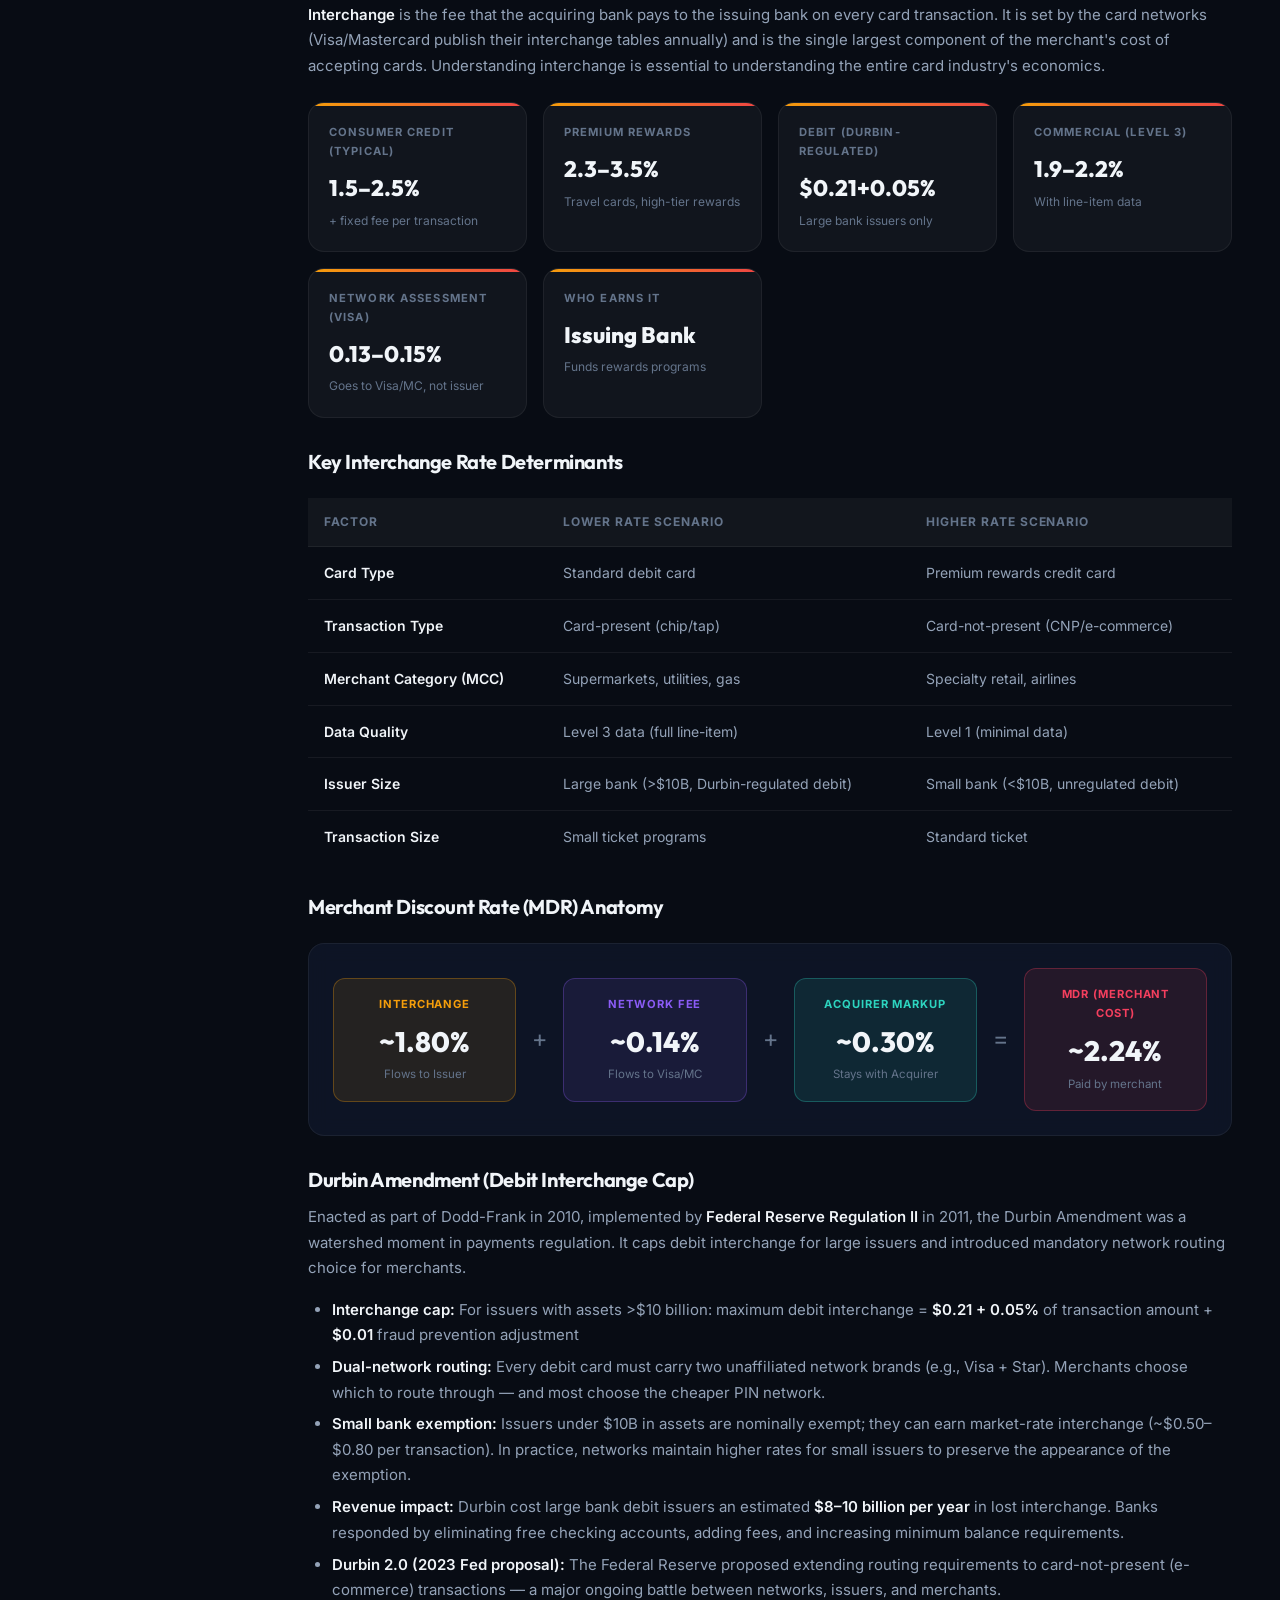
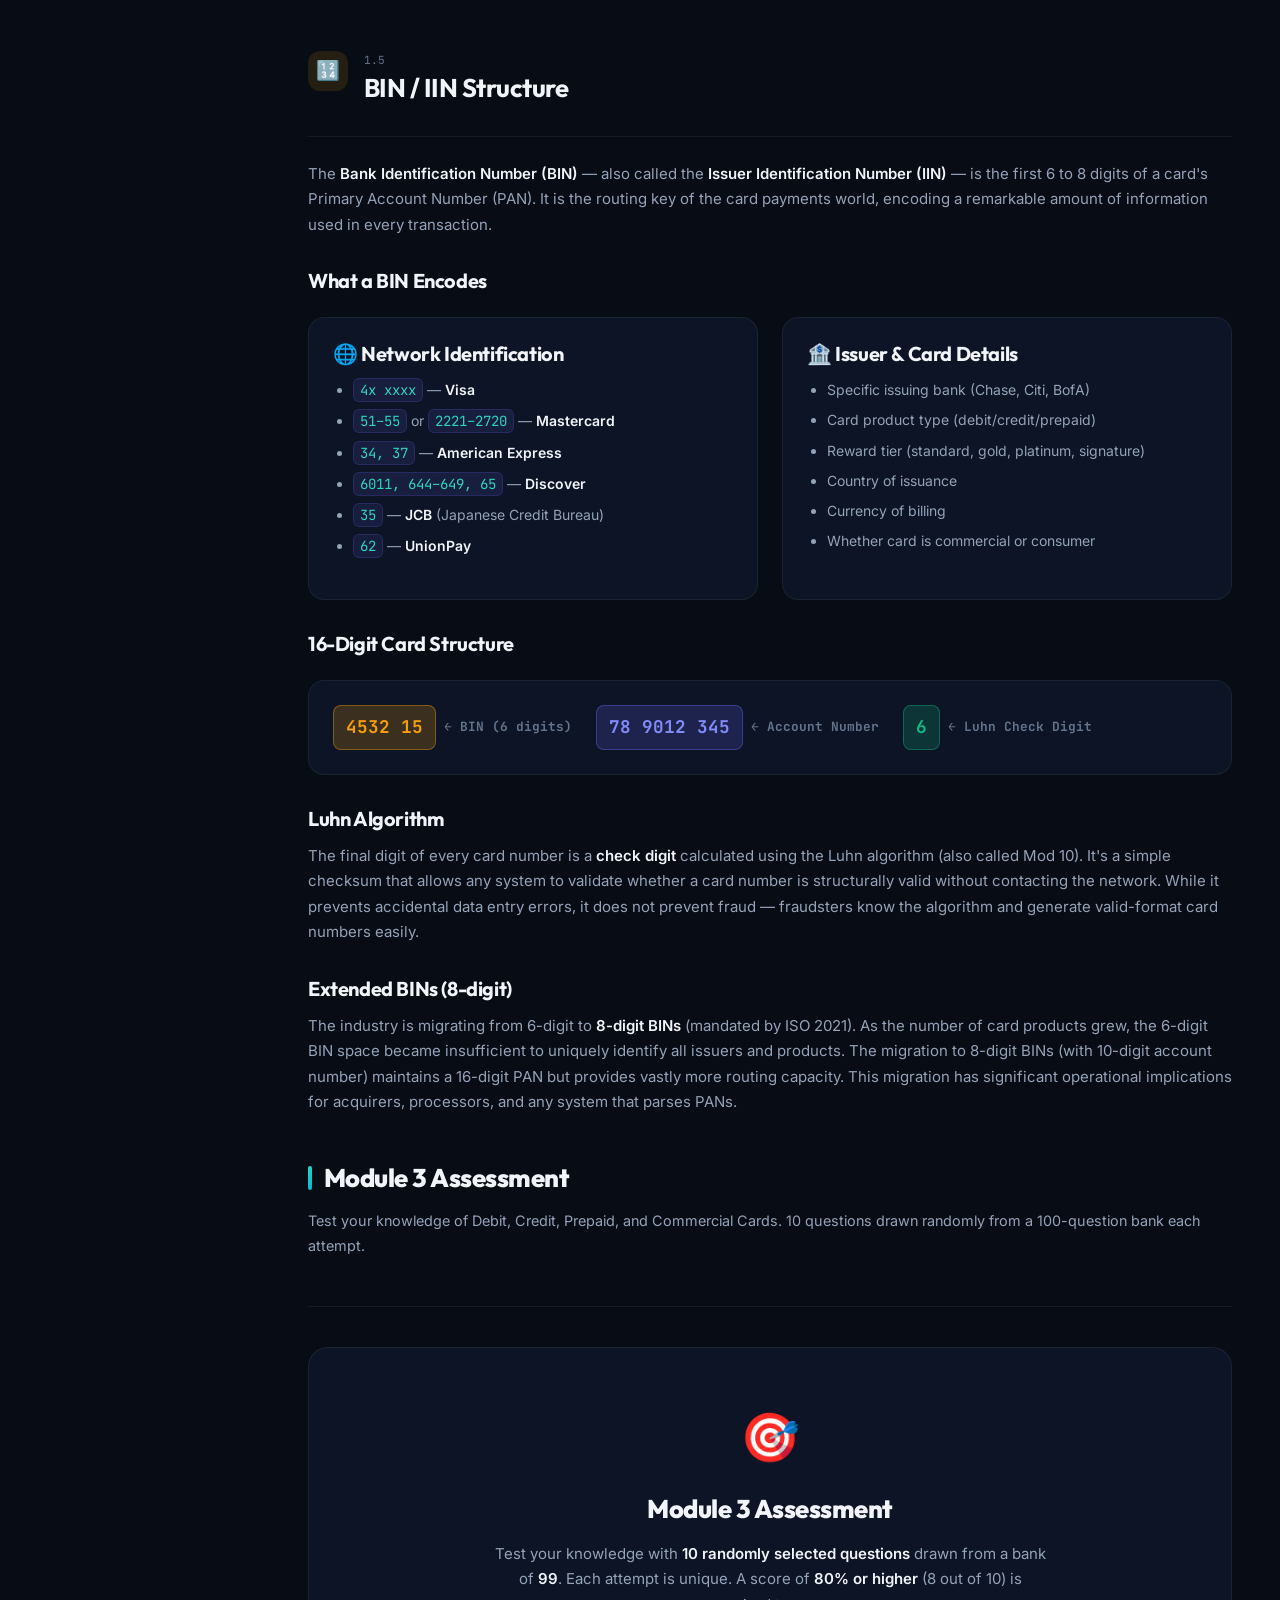
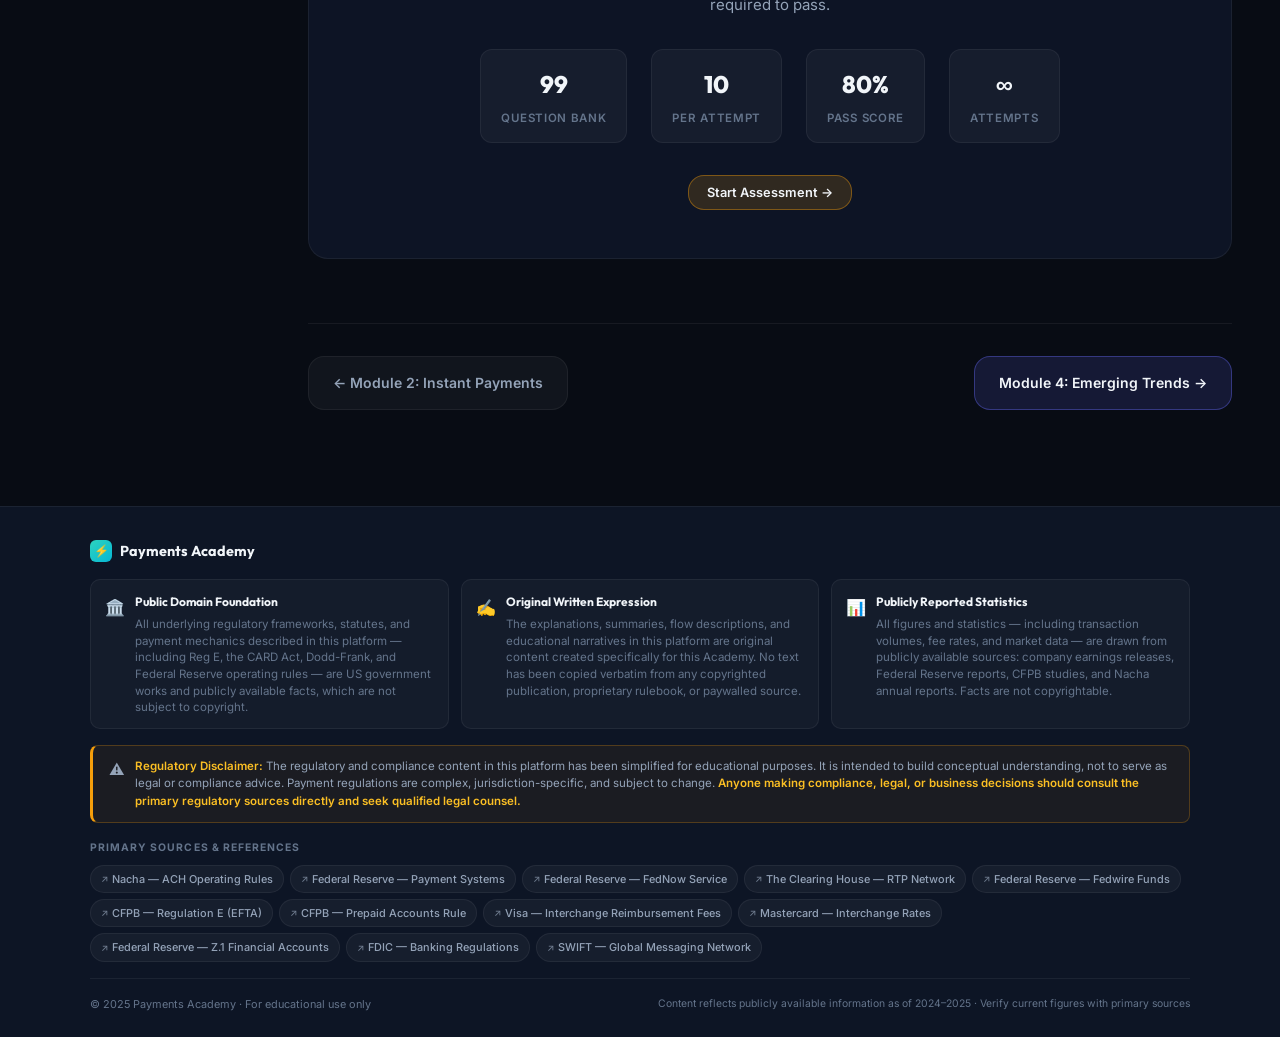
<file: module3.html>
<!DOCTYPE html>
<html lang="en">
<head>
  <meta charset="UTF-8" />
  <meta name="viewport" content="width=device-width, initial-scale=1.0" />
  <title>Module 3: Card Payments — Debit, Credit, Prepaid & Commercial | Payments Academy</title>
  <meta name="description" content="Deep-dive into card payment networks: four-party model, interchange economics, authorization flows, Reg E, Durbin Amendment, chargebacks, prepaid cards, and commercial card programs." />
  <link rel="stylesheet" href="styles/main.css" />
  <style>
    .hero-badge { background: rgba(245,158,11,0.12); border-color: rgba(245,158,11,0.35); color: var(--accent-gold); }
    .module-hero::before { background: radial-gradient(circle, #f59e0b, transparent 70%); top: -40%; left: -10%; width: 500px; height: 500px; }
    .module-hero::after  { background: radial-gradient(circle, #ef4444, transparent 70%); }
    .sidebar-nav li a.active::before { background: var(--accent-gold); }
    .section-icon { background: rgba(245,158,11,0.12); color: var(--accent-gold); }
    .key-fact::before { background: var(--grad-gold); }
    .process-step-num { border-color: rgba(245,158,11,0.4); color: var(--accent-gold); }
    .chapter-tab.active { background: var(--grad-gold); }
    .chapter-tab[data-tab="debit"].active    { background: linear-gradient(135deg, #6366f1, #8b5cf6); }
    .chapter-tab[data-tab="credit"].active   { background: linear-gradient(135deg, #f43f5e, #e11d48); }
    .chapter-tab[data-tab="prepaid"].active  { background: linear-gradient(135deg, #10b981, #059669); }
    .chapter-tab[data-tab="commercial"].active { background: linear-gradient(135deg, #0ea5e9, #0284c7); }
  </style>
</head>
<body>

<nav class="top-nav">
  <a href="index.html" class="nav-logo"><div class="nav-logo-icon">⚡</div>Payments Academy</a>
  <ul class="nav-links">
    <li><a href="module1.html"><span class="mod-badge nav-badge-m1"></span>Module 1: Payment Rails</a></li>
    <li><a href="module2.html"><span class="mod-badge nav-badge-m2"></span>Module 2: Instant Payments</a></li>
    <li><a href="module3.html" class="active"><span class="mod-badge nav-badge-m3"></span>Module 3: Cards</a></li>
    <li><a href="module4.html"><span class="mod-badge nav-badge-m4"></span>Module 4: Emerging Trends</a></li>
  </ul>
</nav>

<header class="module-hero">
  <div class="hero-badge">MODULE 03</div>
  <h1 class="hero-title">Card Payments</h1>
  <p class="hero-desc">The complete anatomy of card networks — from the four-party model and authorization flows, to interchange economics, Durbin, chargebacks, and the full spectrum of debit, credit, prepaid, and commercial card programs.</p>
  <div class="hero-meta">
    <span class="hero-meta-item">📚 5 Sub-chapters</span>
    <span class="hero-meta-item">⏱ Est. 2 hours</span>
    <span class="hero-meta-item">🎯 Advanced</span>
    <span class="hero-meta-item">💡 Debit · Credit · Prepaid · Commercial</span>
  </div>
</header>

<div class="module-layout">
  <aside class="sidebar">
    <div class="sidebar-title">Network Anatomy</div>
    <ul class="sidebar-nav">
      <li><a href="#net-four-party"  data-section="net-four-party">Four-Party Model</a></li>
      <li><a href="#net-auth"        data-section="net-auth">Authorization Flow</a></li>
      <li><a href="#net-clearing"    data-section="net-clearing">Clearing &amp; Settlement</a></li>
      <li><a href="#net-interchange" data-section="net-interchange">Interchange Economics</a></li>
      <li><a href="#net-bin"         data-section="net-bin">BIN / IIN Structure</a></li>
    </ul>
    <div class="sidebar-divider"></div>
    <div class="sidebar-title">Debit Cards</div>
    <ul class="sidebar-nav">
      <li><a href="#db-overview"    data-section="db-overview">Overview</a></li>
      <li><a href="#db-rege"        data-section="db-rege">Regulation E</a></li>
      <li><a href="#db-durbin"      data-section="db-durbin">Durbin Amendment</a></li>
      <li><a href="#db-fraud"       data-section="db-fraud">Fraud &amp; Security</a></li>
      <li><a href="#db-pushtocard"  data-section="db-pushtocard">Push-to-Card</a></li>
    </ul>
    <div class="sidebar-divider"></div>
    <div class="sidebar-title">Credit Cards</div>
    <ul class="sidebar-nav">
      <li><a href="#cr-overview"    data-section="cr-overview">Overview &amp; History</a></li>
      <li><a href="#cr-economics"   data-section="cr-economics">Credit Card Economics</a></li>
      <li><a href="#cr-cardact"     data-section="cr-cardact">CARD Act</a></li>
      <li><a href="#cr-rewards"     data-section="cr-rewards">Rewards Economics</a></li>
      <li><a href="#cr-chargebacks" data-section="cr-chargebacks">Chargebacks &amp; Disputes</a></li>
    </ul>
    <div class="sidebar-divider"></div>
    <div class="sidebar-title">Prepaid Cards</div>
    <ul class="sidebar-nav">
      <li><a href="#pp-types"       data-section="pp-types">Types of Prepaid</a></li>
      <li><a href="#pp-regulatory"  data-section="pp-regulatory">Regulatory Framework</a></li>
      <li><a href="#pp-economics"   data-section="pp-economics">GPR Economics</a></li>
      <li><a href="#pp-virtual"     data-section="pp-virtual">Virtual Cards</a></li>
    </ul>
    <div class="sidebar-divider"></div>
    <div class="sidebar-title">Commercial Cards</div>
    <ul class="sidebar-nav">
      <li><a href="#com-overview"   data-section="com-overview">Program Types</a></li>
      <li><a href="#com-corporate"  data-section="com-corporate">Corporate &amp; T&amp;E</a></li>
      <li><a href="#com-pcards"     data-section="com-pcards">Purchasing Cards</a></li>
      <li><a href="#com-fleet"      data-section="com-fleet">Fleet Cards</a></li>
      <li><a href="#com-ap"         data-section="com-ap">AP Automation</a></li>
    </ul>
  </aside>

  <main class="main-content">
    <div class="chapter-tabs" data-panels="m3-panels">
      <button class="chapter-tab active" data-tab="overview">🏗 Network Anatomy</button>
      <button class="chapter-tab" data-tab="debit">💳 Debit</button>
      <button class="chapter-tab" data-tab="credit">💰 Credit</button>
      <button class="chapter-tab" data-tab="prepaid">🎫 Prepaid</button>
      <button class="chapter-tab" data-tab="commercial">🏢 Commercial</button>
    </div>

    <div id="m3-panels">

      <!-- ============================== NETWORK ANATOMY ============================== -->
      <div class="chapter-panel active" data-tab="overview">

        <div class="content-section" data-section-id="net-four-party" id="net-four-party">
          <div class="section-header">
            <div class="section-icon">🏗</div>
            <div><div class="section-num">1.1</div><h2>The Four-Party Model</h2></div>
          </div>
          <p>The dominant structure of the US card payments industry is the <strong>four-party model</strong> — a system where four distinct entities participate in every transaction. Understanding who they are, what they do, and how money flows between them is the foundation of card payments literacy.</p>

          <div class="flow-container">
            <div class="flow-title">FOUR-PARTY MODEL — PARTICIPANTS &amp; MONEY FLOW</div>
            <div class="flow-diagram">
              <div class="flow-node">
                <div class="flow-node-box" style="border-color:#f59e0b;">
                  <div class="flow-node-icon">👤</div>
                  <div class="flow-node-name">Cardholder</div>
                  <div class="flow-node-abbr">Consumer / Business</div>
                </div>
              </div>
              <div class="flow-arrow">
                <div class="flow-arrow-line" style="background:#f59e0b;"><div style="position:absolute;right:-1px;top:50%;transform:translateY(-50%);width:0;height:0;border-left:7px solid #f59e0b;border-top:5px solid transparent;border-bottom:5px solid transparent;"></div></div>
                <div class="flow-arrow-label">Card issued by</div>
              </div>
              <div class="flow-node">
                <div class="flow-node-box" style="border-color:#f59e0b;">
                  <div class="flow-node-icon">🏦</div>
                  <div class="flow-node-name">Issuing Bank</div>
                  <div class="flow-node-abbr">e.g., Chase, BofA</div>
                </div>
              </div>
              <div class="flow-arrow">
                <div class="flow-arrow-line" style="background:#8b5cf6;"><div style="position:absolute;right:-1px;top:50%;transform:translateY(-50%);width:0;height:0;border-left:7px solid #8b5cf6;border-top:5px solid transparent;border-bottom:5px solid transparent;"></div></div>
                <div class="flow-arrow-label">Auth / settlement messages</div>
              </div>
              <div class="flow-node">
                <div class="flow-node-box" style="border-color:#8b5cf6;">
                  <div class="flow-node-icon">🌐</div>
                  <div class="flow-node-name">Card Network</div>
                  <div class="flow-node-abbr">Visa / Mastercard</div>
                </div>
              </div>
              <div class="flow-arrow">
                <div class="flow-arrow-line" style="background:#2dd4bf;"><div style="position:absolute;right:-1px;top:50%;transform:translateY(-50%);width:0;height:0;border-left:7px solid #2dd4bf;border-top:5px solid transparent;border-bottom:5px solid transparent;"></div></div>
                <div class="flow-arrow-label">Routes to acquirer</div>
              </div>
              <div class="flow-node">
                <div class="flow-node-box" style="border-color:#2dd4bf;">
                  <div class="flow-node-icon">🏛</div>
                  <div class="flow-node-name">Acquiring Bank</div>
                  <div class="flow-node-abbr">Merchant's bank</div>
                </div>
              </div>
              <div class="flow-arrow">
                <div class="flow-arrow-line" style="background:#10b981;"><div style="position:absolute;right:-1px;top:50%;transform:translateY(-50%);width:0;height:0;border-left:7px solid #10b981;border-top:5px solid transparent;border-bottom:5px solid transparent;"></div></div>
                <div class="flow-arrow-label">Net of interchange</div>
              </div>
              <div class="flow-node">
                <div class="flow-node-box" style="border-color:#10b981;">
                  <div class="flow-node-icon">🏪</div>
                  <div class="flow-node-name">Merchant</div>
                  <div class="flow-node-abbr">Accepts payment</div>
                </div>
              </div>
            </div>
          </div>

          <div class="info-grid">
            <div class="info-card">
              <div class="info-card-icon">👤</div>
              <div class="info-card-label">Cardholder</div>
              <div class="info-card-value" style="font-size:0.9rem;margin-bottom:0.5rem">Consumer or business holding the card</div>
              <p style="font-size:0.8rem;color:var(--text-muted);margin:0">Has a relationship with the issuing bank. Uses the card to make purchases. Pays the issuer (credit) or has funds debited (debit).</p>
            </div>
            <div class="info-card">
              <div class="info-card-icon">🏦</div>
              <div class="info-card-label">Issuing Bank</div>
              <div class="info-card-value" style="font-size:0.9rem;margin-bottom:0.5rem">Issues the card, bears credit/fraud risk</div>
              <p style="font-size:0.8rem;color:var(--text-muted);margin:0">Examples: JPMorgan Chase, Bank of America, Capital One, Synchrony. <strong>Earns interchange</strong> on every transaction. Sets credit limits, interest rates, reward programs. Approves or declines authorizations.</p>
            </div>
            <div class="info-card">
              <div class="info-card-icon">🌐</div>
              <div class="info-card-label">Card Network</div>
              <div class="info-card-value" style="font-size:0.9rem;margin-bottom:0.5rem">Sets rules; routes messages; earns assessments</div>
              <p style="font-size:0.8rem;color:var(--text-muted);margin:0">Visa and Mastercard do <strong>NOT</strong> issue cards or lend money. They operate the switching infrastructure, set interchange schedules, establish operating rules, manage fraud standards (EMV, 3DS), and earn network assessment fees (~0.13-0.15% of transaction value).</p>
            </div>
            <div class="info-card">
              <div class="info-card-icon">🏛</div>
              <div class="info-card-label">Acquiring Bank</div>
              <div class="info-card-value" style="font-size:0.9rem;margin-bottom:0.5rem">Processes payments for merchants</div>
              <p style="font-size:0.8rem;color:var(--text-muted);margin:0">Examples: Fiserv/First Data, Worldpay, Adyen, Stripe (as a payment facilitator). The acquirer contracts with the merchant, provides the POS infrastructure, routes auth requests to the network, and deposits funds to the merchant. Charges a Merchant Discount Rate (MDR).</p>
            </div>
          </div>

          <h3>Three-Party Model (Closed Loop): Amex &amp; Discover</h3>
          <p>American Express and Discover have historically operated <strong>three-party (closed-loop) models</strong> where they act as both issuer AND acquirer. This gives them total control of the network and higher per-transaction economics, but limits acceptance (merchants pay higher MDR). Amex has increasingly opened to third-party issuers (e.g., Delta SkyMiles issued by Amex, but also co-brands issued by other banks like Hilton Honors Aspire by Amex directly). Discover was acquired by Capital One in 2024 — a transformative industry event.</p>

          <table class="data-table">
            <thead><tr><th>Model</th><th>Examples</th><th>Issuer</th><th>Acquirer</th><th>Advantage</th><th>Disadvantage</th></tr></thead>
            <tbody>
              <tr><td><strong>Four-Party (Open Loop)</strong></td><td>Visa, Mastercard</td><td>Any bank</td><td>Any bank</td><td>Maximum acceptance; issuer competition drives innovation</td><td>Complex rules; interchange negotiations</td></tr>
              <tr><td><strong>Three-Party (Closed Loop)</strong></td><td>Amex, Discover</td><td>Network itself</td><td>Network itself</td><td>End-to-end control; premium data; higher MDR</td><td>Lower merchant acceptance historically; higher fees</td></tr>
            </tbody>
          </table>
        </div>

        <div class="content-section" data-section-id="net-auth" id="net-auth">
          <div class="section-header">
            <div class="section-icon">⚡</div>
            <div><div class="section-num">1.2</div><h2>Authorization Flow</h2></div>
          </div>
          <p>Authorization is the real-time process of verifying a card transaction before funds are committed. It happens in <strong>under 2 seconds</strong> end-to-end, traversing four parties across the globe. Understanding this flow is critical for anyone building card-based products.</p>

          <div class="process-steps">
            <div class="process-step">
              <div class="process-step-num">1</div>
              <div class="process-step-content">
                <h4>Card Presented at Terminal</h4>
                <p>Consumer taps (NFC/contactless), inserts (EMV chip), or swipes (magstripe) their card at the merchant's point-of-sale terminal. The terminal reads the card data — PAN (Primary Account Number), expiry date, and a cryptographic verification value. For EMV chip transactions, the chip generates a unique cryptogram per transaction (preventing counterfeit cloning).</p>
              </div>
            </div>
            <div class="process-step">
              <div class="process-step-num">2</div>
              <div class="process-step-content">
                <h4>Acquirer Submits Authorization Request</h4>
                <p>The terminal sends the transaction data to the payment processor / acquirer via an ISO 8583 message. The acquirer adds merchant data (MCC, merchant ID, terminal ID) and routes the authorization request to the appropriate card network based on the card's BIN (Bank Identification Number — first 6–8 digits of the PAN).</p>
              </div>
            </div>
            <div class="process-step">
              <div class="process-step-num">3</div>
              <div class="process-step-content">
                <h4>Network Routes to Issuer</h4>
                <p>Visa or Mastercard's switching infrastructure identifies the issuing bank from the BIN table and routes the authorization request to the issuer's authorization system in real time. The network also applies its own fraud screening (Visa Advanced Authorization, Mastercard Safety Net) and can decline transactions before they reach the issuer.</p>
              </div>
            </div>
            <div class="process-step">
              <div class="process-step-num">4</div>
              <div class="process-step-content">
                <h4>Issuer Makes the Decision</h4>
                <p>The issuer's authorization system evaluates the transaction in milliseconds against: <br>
                • <strong>Available balance / credit limit</strong><br>
                • <strong>Fraud score</strong> (proprietary ML models scoring 100+ signals: location, velocity, MCC, device, behavioral patterns)<br>
                • <strong>Velocity rules</strong> (e.g., no more than 5 transactions in 10 minutes)<br>
                • <strong>Account standing</strong> (delinquency, account restrictions)<br>
                • <strong>Card status</strong> (not reported lost/stolen)<br>
                Response codes: <code>00</code> = Approved, <code>05</code> = Do Not Honor, <code>51</code> = Insufficient Funds, <code>54</code> = Expired Card, <code>57</code> = Transaction Not Permitted, <code>62</code> = Restricted Card.</p>
              </div>
            </div>
            <div class="process-step">
              <div class="process-step-num">5</div>
              <div class="process-step-content">
                <h4>Response Returns to Terminal</h4>
                <p>The authorization response (approved/declined + response code) routes back through the network to the acquirer to the terminal. Elapsed time: typically <strong>1–2 seconds</strong>. An approval places an <strong>authorization hold</strong> on the funds — reducing available balance, but not yet settling. No money has moved yet.</p>
              </div>
            </div>
            <div class="process-step">
              <div class="process-step-num">6</div>
              <div class="process-step-content">
                <h4>Authorization Hold Dynamics</h4>
                <p>Authorization holds can be tricky for consumers. Examples:<br>
                • <strong>Gas stations:</strong> Pre-auth of $1 or $100 (to verify card); adjusted to actual amount after fill-up<br>
                • <strong>Hotels:</strong> Pre-auth for estimated stay + incidentals; may be $200–$500 over actual room rate<br>
                • <strong>Car rentals:</strong> Large pre-auth holds entire security deposit<br>
                Holds that are never settled (because the transaction doesn't complete) fall off after the issuer's hold expiry period (typically 3–7 days for most merchants; up to 30 days for travel).</p>
              </div>
            </div>
          </div>

          <div class="callout callout-info">
            <div class="callout-icon">💡</div>
            <div class="callout-content">
              <h4>Stand-In Processing (STIP)</h4>
              <p>When a card issuer's authorization system is down (planned maintenance or outage), the card network steps in with <strong>Stand-In Processing</strong>. Visa or Mastercard uses stored issuer parameters to approve or decline transactions on the issuer's behalf. This prevents merchant disruption but creates risk: the network approves based on last-known parameters, which may not reflect current account status.</p>
            </div>
          </div>
        </div>

        <div class="content-section" data-section-id="net-clearing" id="net-clearing">
          <div class="section-header">
            <div class="section-icon">🔄</div>
            <div><div class="section-num">1.3</div><h2>Clearing &amp; Settlement</h2></div>
          </div>
          <p>Authorization and settlement are <strong>completely separate processes</strong>. Authorization happens in real time; clearing and settlement happen in batch, typically T+1 or T+2. This distinction is critical for treasury management, reconciliation, and understanding the timing of merchant funding.</p>

          <h3>Clearing</h3>
          <p>At end of day, the merchant's POS system sends a <strong>batch close</strong> — submitting all the day's authorized transactions to the acquirer for clearing. Each transaction is matched against its authorization record. This is the process of officially recording the transaction details through the network.</p>

          <h3>Settlement</h3>
          <p>After clearing, funds flow as follows:</p>
          <div class="process-steps">
            <div class="process-step">
              <div class="process-step-num">1</div>
              <div class="process-step-content">
                <h4>Issuer to Network</h4>
                <p>The issuing bank pays the card network the gross transaction amount.</p>
              </div>
            </div>
            <div class="process-step">
              <div class="process-step-num">2</div>
              <div class="process-step-content">
                <h4>Network Nets and Pays Acquirer</h4>
                <p>The network nets all transactions, deducts interchange (which flows back to the issuer), deducts its own assessment fees, and pays the acquirer the net amount.</p>
              </div>
            </div>
            <div class="process-step">
              <div class="process-step-num">3</div>
              <div class="process-step-content">
                <h4>Acquirer Pays Merchant</h4>
                <p>The acquirer deposits funds to the merchant's bank account, net of the Merchant Discount Rate (MDR). Most merchants receive funds T+1 or T+2 after batch close.</p>
              </div>
            </div>
          </div>

          <div class="callout callout-info">
            <div class="callout-icon">💡</div>
            <div class="callout-content">
              <h4>The Interchange Flow Is Counter-Intuitive</h4>
              <p>Many people assume interchange flows from issuer to acquirer. The direction is actually <strong>acquirer → network → issuer</strong>. The merchant pays the MDR to the acquirer; the acquirer remits interchange to the network; the network passes it to the issuer. This is why the issuer — who takes the credit risk — earns interchange. The merchant bears the cost; the cardholder gets the rewards funded by that cost.</p>
            </div>
          </div>

          <h3>Gross vs. Net Settlement</h3>
          <p>Merchants receive <strong>net</strong> of fees — the MDR is already deducted before funds hit the merchant's account. For a $100 transaction with a 2.5% MDR, the merchant receives $97.50. This contrasts with ACH and wire where the full amount is sent and fees are charged separately.</p>
        </div>

        <div class="content-section" data-section-id="net-interchange" id="net-interchange">
          <div class="section-header">
            <div class="section-icon">💰</div>
            <div><div class="section-num">1.4</div><h2>Interchange Economics</h2></div>
          </div>

          <p><strong>Interchange</strong> is the fee that the acquiring bank pays to the issuing bank on every card transaction. It is set by the card networks (Visa/Mastercard publish their interchange tables annually) and is the single largest component of the merchant's cost of accepting cards. Understanding interchange is essential to understanding the entire card industry's economics.</p>

          <div class="key-facts">
            <div class="key-fact"><div class="key-fact-label">Consumer Credit (typical)</div><div class="key-fact-value">1.5–2.5%</div><div class="key-fact-note">+ fixed fee per transaction</div></div>
            <div class="key-fact"><div class="key-fact-label">Premium Rewards</div><div class="key-fact-value">2.3–3.5%</div><div class="key-fact-note">Travel cards, high-tier rewards</div></div>
            <div class="key-fact"><div class="key-fact-label">Debit (Durbin-regulated)</div><div class="key-fact-value">$0.21+0.05%</div><div class="key-fact-note">Large bank issuers only</div></div>
            <div class="key-fact"><div class="key-fact-label">Commercial (Level 3)</div><div class="key-fact-value">1.9–2.2%</div><div class="key-fact-note">With line-item data</div></div>
            <div class="key-fact"><div class="key-fact-label">Network Assessment (Visa)</div><div class="key-fact-value">0.13–0.15%</div><div class="key-fact-note">Goes to Visa/MC, not issuer</div></div>
            <div class="key-fact"><div class="key-fact-label">Who Earns It</div><div class="key-fact-value">Issuing Bank</div><div class="key-fact-note">Funds rewards programs</div></div>
          </div>

          <h3>Key Interchange Rate Determinants</h3>
          <table class="data-table">
            <thead><tr><th>Factor</th><th>Lower Rate Scenario</th><th>Higher Rate Scenario</th></tr></thead>
            <tbody>
              <tr><td><strong>Card Type</strong></td><td>Standard debit card</td><td>Premium rewards credit card</td></tr>
              <tr><td><strong>Transaction Type</strong></td><td>Card-present (chip/tap)</td><td>Card-not-present (CNP/e-commerce)</td></tr>
              <tr><td><strong>Merchant Category (MCC)</strong></td><td>Supermarkets, utilities, gas</td><td>Specialty retail, airlines</td></tr>
              <tr><td><strong>Data Quality</strong></td><td>Level 3 data (full line-item)</td><td>Level 1 (minimal data)</td></tr>
              <tr><td><strong>Issuer Size</strong></td><td>Large bank (&gt;$10B, Durbin-regulated debit)</td><td>Small bank (&lt;$10B, unregulated debit)</td></tr>
              <tr><td><strong>Transaction Size</strong></td><td>Small ticket programs</td><td>Standard ticket</td></tr>
            </tbody>
          </table>

          <h3>Merchant Discount Rate (MDR) Anatomy</h3>
          <div class="card" style="margin:1.5rem 0;">
            <div style="display:flex;gap:1rem;flex-wrap:wrap;align-items:center;">
              <div style="flex:1;min-width:140px;text-align:center;padding:1rem;background:rgba(245,158,11,0.1);border:1px solid rgba(245,158,11,0.3);border-radius:12px;">
                <div style="font-size:0.7rem;font-weight:700;text-transform:uppercase;color:var(--accent-gold);letter-spacing:0.08em;margin-bottom:0.25rem">Interchange</div>
                <div style="font-family:'Outfit',sans-serif;font-size:1.75rem;font-weight:800;color:var(--text-primary)">~1.80%</div>
                <div style="font-size:0.72rem;color:var(--text-muted)">Flows to Issuer</div>
              </div>
              <div style="font-size:1.5rem;color:var(--text-muted)">+</div>
              <div style="flex:1;min-width:140px;text-align:center;padding:1rem;background:rgba(139,92,246,0.1);border:1px solid rgba(139,92,246,0.3);border-radius:12px;">
                <div style="font-size:0.7rem;font-weight:700;text-transform:uppercase;color:var(--accent-violet);letter-spacing:0.08em;margin-bottom:0.25rem">Network Fee</div>
                <div style="font-family:'Outfit',sans-serif;font-size:1.75rem;font-weight:800;color:var(--text-primary)">~0.14%</div>
                <div style="font-size:0.72rem;color:var(--text-muted)">Flows to Visa/MC</div>
              </div>
              <div style="font-size:1.5rem;color:var(--text-muted)">+</div>
              <div style="flex:1;min-width:140px;text-align:center;padding:1rem;background:rgba(45,212,191,0.1);border:1px solid rgba(45,212,191,0.3);border-radius:12px;">
                <div style="font-size:0.7rem;font-weight:700;text-transform:uppercase;color:var(--accent-teal);letter-spacing:0.08em;margin-bottom:0.25rem">Acquirer Markup</div>
                <div style="font-family:'Outfit',sans-serif;font-size:1.75rem;font-weight:800;color:var(--text-primary)">~0.30%</div>
                <div style="font-size:0.72rem;color:var(--text-muted)">Stays with Acquirer</div>
              </div>
              <div style="font-size:1.5rem;color:var(--text-muted)">=</div>
              <div style="flex:1;min-width:140px;text-align:center;padding:1rem;background:rgba(244,63,94,0.1);border:1px solid rgba(244,63,94,0.3);border-radius:12px;">
                <div style="font-size:0.7rem;font-weight:700;text-transform:uppercase;color:var(--accent-rose);letter-spacing:0.08em;margin-bottom:0.25rem">MDR (Merchant Cost)</div>
                <div style="font-family:'Outfit',sans-serif;font-size:1.75rem;font-weight:800;color:var(--text-primary)">~2.24%</div>
                <div style="font-size:0.72rem;color:var(--text-muted)">Paid by merchant</div>
              </div>
            </div>
          </div>

          <h3>Durbin Amendment (Debit Interchange Cap)</h3>
          <p>Enacted as part of Dodd-Frank in 2010, implemented by <strong>Federal Reserve Regulation II</strong> in 2011, the Durbin Amendment was a watershed moment in payments regulation. It caps debit interchange for large issuers and introduced mandatory network routing choice for merchants.</p>
          <ul>
            <li><strong>Interchange cap:</strong> For issuers with assets &gt;$10 billion: maximum debit interchange = <strong>$0.21 + 0.05%</strong> of transaction amount + <strong>$0.01</strong> fraud prevention adjustment</li>
            <li><strong>Dual-network routing:</strong> Every debit card must carry two unaffiliated network brands (e.g., Visa + Star). Merchants choose which to route through — and most choose the cheaper PIN network.</li>
            <li><strong>Small bank exemption:</strong> Issuers under $10B in assets are nominally exempt; they can earn market-rate interchange (~$0.50–$0.80 per transaction). In practice, networks maintain higher rates for small issuers to preserve the appearance of the exemption.</li>
            <li><strong>Revenue impact:</strong> Durbin cost large bank debit issuers an estimated <strong>$8–10 billion per year</strong> in lost interchange. Banks responded by eliminating free checking accounts, adding fees, and increasing minimum balance requirements.</li>
            <li><strong>Durbin 2.0 (2023 Fed proposal):</strong> The Federal Reserve proposed extending routing requirements to card-not-present (e-commerce) transactions — a major ongoing battle between networks, issuers, and merchants.</li>
          </ul>
        </div>

        <div class="content-section" data-section-id="net-bin" id="net-bin">
          <div class="section-header">
            <div class="section-icon">🔢</div>
            <div><div class="section-num">1.5</div><h2>BIN / IIN Structure</h2></div>
          </div>
          <p>The <strong>Bank Identification Number (BIN)</strong> — also called the <strong>Issuer Identification Number (IIN)</strong> — is the first 6 to 8 digits of a card's Primary Account Number (PAN). It is the routing key of the card payments world, encoding a remarkable amount of information used in every transaction.</p>

          <h3>What a BIN Encodes</h3>
          <div class="two-col">
            <div class="card">
              <h4 style="margin-bottom:0.75rem">🌐 Network Identification</h4>
              <ul style="font-size:0.875rem;color:var(--text-secondary);padding-left:1.25rem">
                <li><code>4x xxxx</code> — <strong>Visa</strong></li>
                <li><code>51–55</code> or <code>2221–2720</code> — <strong>Mastercard</strong></li>
                <li><code>34, 37</code> — <strong>American Express</strong></li>
                <li><code>6011, 644–649, 65</code> — <strong>Discover</strong></li>
                <li><code>35</code> — <strong>JCB</strong> (Japanese Credit Bureau)</li>
                <li><code>62</code> — <strong>UnionPay</strong></li>
              </ul>
            </div>
            <div class="card">
              <h4 style="margin-bottom:0.75rem">🏦 Issuer &amp; Card Details</h4>
              <ul style="font-size:0.875rem;color:var(--text-secondary);padding-left:1.25rem">
                <li>Specific issuing bank (Chase, Citi, BofA)</li>
                <li>Card product type (debit/credit/prepaid)</li>
                <li>Reward tier (standard, gold, platinum, signature)</li>
                <li>Country of issuance</li>
                <li>Currency of billing</li>
                <li>Whether card is commercial or consumer</li>
              </ul>
            </div>
          </div>

          <h3>16-Digit Card Structure</h3>
          <div class="card" style="margin:1.5rem 0;font-family:'JetBrains Mono',monospace;">
            <div style="display:flex;gap:0.5rem;flex-wrap:wrap;align-items:center;font-size:1.1rem;font-weight:700;">
              <span style="background:rgba(245,158,11,0.2);border:1px solid rgba(245,158,11,0.4);padding:0.4rem 0.75rem;border-radius:8px;color:#f59e0b;">4532 15</span>
              <span style="color:var(--text-muted);font-size:0.8rem">← BIN (6 digits)</span>
              <span style="margin-left:1rem;background:rgba(99,102,241,0.2);border:1px solid rgba(99,102,241,0.4);padding:0.4rem 0.75rem;border-radius:8px;color:#818cf8;">78 9012 345</span>
              <span style="color:var(--text-muted);font-size:0.8rem">← Account Number</span>
              <span style="margin-left:1rem;background:rgba(16,185,129,0.2);border:1px solid rgba(16,185,129,0.4);padding:0.4rem 0.75rem;border-radius:8px;color:#10b981;">6</span>
              <span style="color:var(--text-muted);font-size:0.8rem">← Luhn Check Digit</span>
            </div>
          </div>

          <h3>Luhn Algorithm</h3>
          <p>The final digit of every card number is a <strong>check digit</strong> calculated using the Luhn algorithm (also called Mod 10). It's a simple checksum that allows any system to validate whether a card number is structurally valid without contacting the network. While it prevents accidental data entry errors, it does not prevent fraud — fraudsters know the algorithm and generate valid-format card numbers easily.</p>

          <h3>Extended BINs (8-digit)</h3>
          <p>The industry is migrating from 6-digit to <strong>8-digit BINs</strong> (mandated by ISO 2021). As the number of card products grew, the 6-digit BIN space became insufficient to uniquely identify all issuers and products. The migration to 8-digit BINs (with 10-digit account number) maintains a 16-digit PAN but provides vastly more routing capacity. This migration has significant operational implications for acquirers, processors, and any system that parses PANs.</p>
        </div>

      </div><!-- /NETWORK ANATOMY -->


      <!-- ============================== DEBIT ============================== -->
      <div class="chapter-panel" data-tab="debit">

        <div class="content-section" data-section-id="db-overview" id="db-overview">
          <div class="section-header">
            <div class="section-icon">💳</div>
            <div><div class="section-num">2.1</div><h2>Debit Cards — Overview</h2></div>
          </div>
          <p>Debit cards provide direct access to funds in a <strong>demand deposit account (DDA)</strong> — a checking account. Unlike credit cards, there is no borrowing involved: spending is limited to available account funds. Debit cards are the most-used payment card in the US by <em>transaction count</em> (though credit leads by dollar volume).</p>

          <div class="key-facts">
            <div class="key-fact"><div class="key-fact-label">US Debit Transactions</div><div class="key-fact-value">~100B</div><div class="key-fact-note">Annually (2023)</div></div>
            <div class="key-fact"><div class="key-fact-label">Avg Transaction</div><div class="key-fact-value">$40–50</div><div class="key-fact-note">Lower than credit avg</div></div>
            <div class="key-fact"><div class="key-fact-label">Regulated Interchange</div><div class="key-fact-value">$0.21+0.05%</div><div class="key-fact-note">Durbin cap (large issuers)</div></div>
            <div class="key-fact"><div class="key-fact-label">Networks</div><div class="key-fact-value">Dual</div><div class="key-fact-note">Signature + PIN required</div></div>
          </div>

          <h3>Signature Debit vs. PIN Debit</h3>
          <table class="data-table">
            <thead><tr><th>Feature</th><th>Signature Debit</th><th>PIN Debit</th></tr></thead>
            <tbody>
              <tr><td><strong>Authentication</strong></td><td>Signature (or no verification)</td><td>4-digit PIN</td></tr>
              <tr><td><strong>Network</strong></td><td>Visa or Mastercard</td><td>Star, NYCE, Pulse, Interlink, Maestro</td></tr>
              <tr><td><strong>Interchange</strong></td><td>Higher (e.g., $0.21 + 0.05% cap)</td><td>Lower flat fee (e.g., $0.17–0.22)</td></tr>
              <tr><td><strong>Settlement</strong></td><td>T+1 (like credit)</td><td>Same day</td></tr>
              <tr><td><strong>Merchant routing choice</strong></td><td>Routes to Visa/MC</td><td>Can route to lowest-cost network</td></tr>
              <tr><td><strong>Online/CNP use</strong></td><td>Yes (standard)</td><td>Limited (Durbin 2.0 trying to change)</td></tr>
              <tr><td><strong>Cash back at POS</strong></td><td>Rarely</td><td>Common</td></tr>
            </tbody>
          </table>
        </div>

        <div class="content-section" data-section-id="db-rege" id="db-rege">
          <div class="section-header">
            <div class="section-icon">📋</div>
            <div><div class="section-num">2.2</div><h2>Regulation E (EFTA) — Deep Dive</h2></div>
          </div>
          <p>The <strong>Electronic Fund Transfer Act (EFTA)</strong>, implemented by the Federal Reserve's <strong>Regulation E</strong>, is the primary consumer protection framework for electronic fund transfers — including debit card transactions, ACH, and prepaid cards. Every payments practitioner must know its key provisions.</p>

          <h3>Unauthorized Transaction Liability Limits</h3>
          <table class="data-table">
            <thead><tr><th>Scenario</th><th>Consumer Liability</th><th>Bank Obligation</th></tr></thead>
            <tbody>
              <tr><td><strong>Report within 2 business days of learning of loss</strong></td><td>Maximum <strong>$50</strong></td><td>Bank covers the rest</td></tr>
              <tr><td><strong>Report 3–60 days after statement with error</strong></td><td>Maximum <strong>$500</strong></td><td>Bank covers amounts over $500</td></tr>
              <tr><td><strong>Report after 60 days from statement</strong></td><td><strong>Unlimited</strong></td><td>Bank may not be required to cover</td></tr>
              <tr><td><strong>Timely report; no negligence</strong></td><td>$0 (full bank coverage)</td><td>Bank absorbs full loss</td></tr>
            </tbody>
          </table>

          <h3>Bank Investigation Requirements</h3>
          <ul>
            <li><strong>10 business days:</strong> Bank must complete investigation within 10 business days of receiving dispute</li>
            <li><strong>Provisional credit:</strong> If bank needs more than 10 days, it must provide provisional credit to the consumer within 10 days and can extend investigation to <strong>45 days</strong></li>
            <li><strong>45 days (POS/foreign):</strong> For POS or foreign transactions, the investigation window extends to 45 days if provisional credit is given (90 days for new accounts)</li>
            <li><strong>Notification:</strong> Bank must notify consumer of the outcome of the investigation</li>
          </ul>

          <h3>Regulation E — Overdraft Opt-In Rule</h3>
          <p>A critical 2010 amendment: Under Reg E, consumers must <strong>affirmatively opt in</strong> to overdraft coverage for <strong>one-time debit card transactions and ATM withdrawals</strong>. Without opt-in, the bank must decline debit transactions that would overdraw the account (no fee charged; consumer is simply declined). For ACH and checks, banks can still charge overdraft fees without opt-in. This rule significantly reduced bank overdraft fee revenue from debit card transactions.</p>

          <div class="callout callout-warning">
            <div class="callout-icon">⚠️</div>
            <div class="callout-content">
              <h4>Reg E Does NOT Cover Business Accounts</h4>
              <p>Regulation E protections apply to <strong>consumer</strong> accounts only. Business debit card disputes are governed by commercial bank agreements (typically UCC Article 4) and have far less protective rules. This is why business account holders have much shorter dispute windows and must implement stronger internal controls.</p>
            </div>
          </div>
        </div>

        <div class="content-section" data-section-id="db-durbin" id="db-durbin">
          <div class="section-header">
            <div class="section-icon">⚖️</div>
            <div><div class="section-num">2.3</div><h2>The Durbin Amendment — Deep Dive</h2></div>
          </div>
          <p>The Durbin Amendment (Dodd-Frank Act Section 1075, implemented as Federal Reserve Regulation II) is arguably the most consequential piece of US payments regulation in decades. Championed by Senator Dick Durbin of Illinois, it was a direct response to merchant lobbying about high debit interchange costs — and fundamentally restructured the debit card industry.</p>

          <div class="two-col">
            <div class="card">
              <h4 style="margin-bottom:0.75rem">📉 The Interchange Cap</h4>
              <p style="font-size:0.875rem;color:var(--text-secondary)">For covered issuers (assets &gt;$10B): Maximum debit interchange = <strong>$0.21 + 0.05%</strong> of transaction + <strong>$0.01</strong> fraud adjustment. This replaced pre-Durbin rates of $0.44 average per transaction. The cap reduced issuer revenue by ~50% on debit interchange.</p>
            </div>
            <div class="card">
              <h4 style="margin-bottom:0.75rem">🔀 Network Routing (Section 920)</h4>
              <p style="font-size:0.875rem;color:var(--text-secondary)">Every debit card must have <strong>two unaffiliated network brands</strong>. Merchants have the right to route to the network of their choice. The practical result: merchants route to cheaper PIN networks (Star, NYCE, Pulse) over Visa/MC, saving significant interchange costs.</p>
            </div>
          </div>

          <h3>Small Bank Exemption — The Reality</h3>
          <p>The law nominally exempts issuers under $10 billion in assets from the cap. But in practice, networks created dual interchange schedules — one capped rate for large issuers, one higher "exempt" rate for small issuers. Merchants and acquirers route debit cards to whichever network provides the rate they prefer. Small issuers have found that routing to the regulated interchange schedule still happens frequently, eroding their theoretical exemption benefit.</p>

          <h3>Durbin's Ripple Effects</h3>
          <ul>
            <li><strong>End of free checking:</strong> Large banks (BofA, Chase, Wells) eliminated free checking or added minimum balance requirements to recoup lost interchange revenue</li>
            <li><strong>Debit rewards eliminated:</strong> Virtually all debit card rewards programs at large banks were discontinued — debit interchange can no longer fund them at Durbin-capped rates</li>
            <li><strong>PIN terminal investment:</strong> Merchants heavily invested in PIN-capable terminals to route to cheaper PIN networks</li>
            <li><strong>Fintech/small bank advantage:</strong> Neobanks (Chime, Current, Dave) partner with banks under $10B (e.g., Bancorp Bank, MetaBank) to offer debit cards with higher interchange — funding their reward programs</li>
            <li><strong>The Durbin 2.0 debate:</strong> The Fed's 2023 proposed rule would extend routing rights to CNP (e-commerce) transactions — currently, Visa/MC dominate online debit routing. Merchants strongly support; networks and issuers strongly oppose.</li>
          </ul>
        </div>

        <div class="content-section" data-section-id="db-fraud" id="db-fraud">
          <div class="section-header">
            <div class="section-icon">🛡</div>
            <div><div class="section-num">2.4</div><h2>Debit Fraud &amp; Security</h2></div>
          </div>
          <div class="two-col">
            <div class="card">
              <h4 style="margin-bottom:0.75rem">🦹 Fraud Typologies</h4>
              <ul style="font-size:0.875rem;color:var(--text-secondary);padding-left:1.25rem">
                <li><strong>Card skimming:</strong> Physical overlay device on ATM or gas pump reads magstripe data. Card is cloned for fraudulent use.</li>
                <li><strong>Card shimming:</strong> Thin device inserted into chip card slot intercepts EMV chip data. More sophisticated than skimming.</li>
                <li><strong>ATM jackpotting:</strong> Malware installed on ATM causes it to dispense cash at command.</li>
                <li><strong>CNP fraud:</strong> Stolen card data used for online purchases (card not physically needed).</li>
                <li><strong>Account takeover:</strong> Attacker gains online banking credentials, changes PIN, adds new card to digital wallet.</li>
              </ul>
            </div>
            <div class="card">
              <h4 style="margin-bottom:0.75rem">🔒 Security Technologies</h4>
              <ul style="font-size:0.875rem;color:var(--text-secondary);padding-left:1.25rem">
                <li><strong>EMV chip (2015 US liability shift):</strong> Generates unique cryptogram per transaction. Makes card-present counterfeiting extremely difficult.</li>
                <li><strong>Contactless (NFC):</strong> Tokenized — actual PAN never transmitted. Extremely secure for card-present.</li>
                <li><strong>Network tokenization:</strong> PAN replaced with a network token for digital wallet storage. Merchant-specific tokens; useless if stolen.</li>
                <li><strong>Velocity monitoring:</strong> Issuers flag unusual geographic or spending patterns in real time.</li>
                <li><strong>Device fingerprinting:</strong> For CNP transactions, device data helps identify suspicious sessions.</li>
              </ul>
            </div>
          </div>

          <div class="callout callout-info">
            <div class="callout-icon">💡</div>
            <div class="callout-content">
              <h4>The 2015 EMV Liability Shift</h4>
              <p>Before October 2015, card issuers bore the cost of counterfeit card fraud. The US EMV liability shift changed this: if a merchant does not have a chip-capable terminal and a counterfeit EMV chip card is used, <strong>the merchant (not the issuer) bears the fraud loss</strong>. This drove rapid deployment of chip terminals across US merchants — from ~50% in 2015 to 95%+ by 2022.</p>
            </div>
          </div>
        </div>

        <div class="content-section" data-section-id="db-pushtocard" id="db-pushtocard">
          <div class="section-header">
            <div class="section-icon">⚡</div>
            <div><div class="section-num">2.5</div><h2>Push-to-Card (Real-Time Debit Funding)</h2></div>
          </div>
          <p><strong>Visa Direct</strong> and <strong>Mastercard Send</strong> are card network programs that allow originators to push funds to a debit card number in near real-time — typically within minutes. Unlike ACH, no bank routing number or account number is needed; just the 16-digit debit card number. This has become the backbone of the "instant payout" economy.</p>

          <h3>Use Cases</h3>
          <table class="data-table">
            <thead><tr><th>Use Case</th><th>Example Companies</th><th>Why Push-to-Card</th></tr></thead>
            <tbody>
              <tr><td><strong>Earned Wage Access</strong></td><td>DailyPay, Branch, PayActiv, Rain</td><td>Workers want wages same-day; push to employer-issued debit card</td></tr>
              <tr><td><strong>Gig Economy Payouts</strong></td><td>Uber (Instant Pay), Lyft, DoorDash</td><td>Drivers want pay after each shift; debit card is lowest friction</td></tr>
              <tr><td><strong>Insurance Claim Payments</strong></td><td>Lemonade, Liberty Mutual</td><td>Policyholder expects fast claim payout; push beats ACH on speed</td></tr>
              <tr><td><strong>Marketplace Seller Payouts</strong></td><td>Etsy, eBay, Airbnb (instant)</td><td>Seller wants proceeds immediately after sale</td></tr>
              <tr><td><strong>P2P Instant Transfers</strong></td><td>Venmo, PayPal (Instant Transfer)</td><td>1.75% fee paid by user to get balance out to debit card instantly</td></tr>
              <tr><td><strong>B2B Disbursements</strong></td><td>Corporate AP platforms</td><td>Pay individual vendors/contractors to their business debit card</td></tr>
            </tbody>
          </table>

          <h3>How It Works</h3>
          <ul>
            <li><strong>Originator</strong> submits a push-to-card request with recipient's debit card number, amount, and originator's account details</li>
            <li><strong>Network</strong> (Visa/MC) routes the credit to the issuing bank of the debit card</li>
            <li><strong>Issuing bank</strong> credits the cardholder's DDA (checking account) — available within 30 minutes typically</li>
            <li><strong>Settlement</strong> occurs overnight via standard card settlement (the originator's account is debited the following business day)</li>
            <li><strong>Limits:</strong> Typically $10,000–$15,000 per transaction, $50,000 per day (vary by issuer and originator agreement)</li>
            <li><strong>Not all debit cards accept push:</strong> Issuer must enable "Original Credit Transaction" (OCT) capability on the card BIN</li>
          </ul>
        </div>

      </div><!-- /DEBIT -->


      <!-- ============================== CREDIT ============================== -->
      <div class="chapter-panel" data-tab="credit">

        <div class="content-section" data-section-id="cr-overview" id="cr-overview">
          <div class="section-header">
            <div class="section-icon">💰</div>
            <div><div class="section-num">3.1</div><h2>Credit Cards — Overview &amp; History</h2></div>
          </div>
          <p>Credit cards are <strong>revolving lines of credit</strong> — consumers spend up to a set credit limit and repay the balance in full (avoiding interest) or carry a balance (incurring APR). The credit card industry is one of the most profitable businesses in financial services, generating revenue through interest, interchange, and fees.</p>

          <div class="timeline">
            <div class="timeline-item"><div class="timeline-year">1950</div><div class="timeline-text"><strong>Diners Club:</strong> First universal charge card, founded by Frank McNamara after forgetting his wallet at a restaurant. Accepted at 27 NYC restaurants.</div></div>
            <div class="timeline-item"><div class="timeline-year">1958</div><div class="timeline-text"><strong>BankAmericard:</strong> Bank of America mails 60,000 unsolicited credit cards to Fresno, CA residents. Becomes the first mass-market bank credit card. Later renamed Visa.</div></div>
            <div class="timeline-item"><div class="timeline-year">1966</div><div class="timeline-text"><strong>Master Charge</strong> (Mastercard) founded as a competing interbank consortium.</div></div>
            <div class="timeline-item"><div class="timeline-year">1978</div><div class="timeline-text"><em>Marquette National Bank v. First of Omaha</em>: Supreme Court rules banks can charge interest rates of the state where chartered, regardless of borrower's state. Enables credit card industry to centralize in South Dakota and Delaware (no usury caps).</div></div>
            <div class="timeline-item"><div class="timeline-year">2009</div><div class="timeline-text"><strong>CARD Act</strong> signed by President Obama. Most significant consumer credit card regulation in decades.</div></div>
            <div class="timeline-item"><div class="timeline-year">2024</div><div class="timeline-text">Average credit card APR hits <strong>22%+</strong> — highest in 40 years. Credit card debt exceeds $1.1 trillion. CFPB proposes $8 late fee cap (challenged in court).</div></div>
          </div>

          <div class="key-facts">
            <div class="key-fact"><div class="key-fact-label">Outstanding Balances</div><div class="key-fact-value">$1.1T</div><div class="key-fact-note">US credit card debt (2024)</div></div>
            <div class="key-fact"><div class="key-fact-label">Cardholders</div><div class="key-fact-value">175M+</div><div class="key-fact-note">US adults with cards</div></div>
            <div class="key-fact"><div class="key-fact-label">Avg APR (2024)</div><div class="key-fact-value">~22%</div><div class="key-fact-note">Highest in 40 years</div></div>
            <div class="key-fact"><div class="key-fact-label">Charge-off Rate</div><div class="key-fact-value">3–4%</div><div class="key-fact-note">Industry avg (subprime: 8-10%+)</div></div>
          </div>
        </div>

        <div class="content-section" data-section-id="cr-economics" id="cr-economics">
          <div class="section-header">
            <div class="section-icon">📊</div>
            <div><div class="section-num">3.2</div><h2>Credit Card Economics</h2></div>
          </div>
          <h3>Revenue Streams for Issuers</h3>
          <div class="info-grid">
            <div class="info-card">
              <div class="info-card-icon">💸</div>
              <div class="info-card-label">Interest Income (Finance Charges)</div>
              <div class="info-card-value" style="font-size:0.85rem;line-height:1.5">The largest revenue source. APR applied to revolving balances. Average APR ~22% (2024). ~55% of cardholders carry a balance each month ("revolvers"). ~45% pay in full ("transactors") — the industry calls them "deadbeats" because they generate interchange but no interest.</div>
            </div>
            <div class="info-card">
              <div class="info-card-icon">💱</div>
              <div class="info-card-label">Interchange Revenue</div>
              <div class="info-card-value" style="font-size:0.85rem;line-height:1.5">Issuer earns 1.5–2.5%+ on each credit transaction. Critical for funding rewards programs. Premium cards (CSR, Amex Platinum) earn ~2.3–3.5% interchange — partly subsidizing rich rewards.</div>
            </div>
            <div class="info-card">
              <div class="info-card-icon">🧾</div>
              <div class="info-card-label">Annual Fees</div>
              <div class="info-card-value" style="font-size:0.85rem;line-height:1.5">Ranges from $0 (mass market) to $695 (Amex Centurion). Premium cards with annual fees generate predictable fee revenue independent of spending. Cardholders with high annual fees tend to be the most profitable — high spend, high interchange, premium rewards costs offset by fee and spend volume.</div>
            </div>
            <div class="info-card">
              <div class="info-card-icon">⚠️</div>
              <div class="info-card-label">Late &amp; Penalty Fees</div>
              <div class="info-card-value" style="font-size:0.85rem;line-height:1.5">Late payment fees (CARD Act cap: ~$30 first offense, $41 subsequent). Penalty APR: Up to 29.99%, applied after missed payments. Cash advance fees: 3–5% of advance amount. Foreign transaction fees: 1–3% per international transaction.</div>
            </div>
          </div>

          <h3>The Credit Card P&amp;L Framework</h3>
          <div class="card" style="margin:1.5rem 0;">
            <table style="width:100%;font-size:0.875rem;border-collapse:collapse;">
              <tr><td style="padding:0.5rem 0;color:var(--accent-emerald);font-weight:600">+ Interest income (APR × revolving balances)</td></tr>
              <tr><td style="padding:0.5rem 0;color:var(--accent-emerald);font-weight:600">+ Interchange revenue</td></tr>
              <tr><td style="padding:0.5rem 0;color:var(--accent-emerald);font-weight:600">+ Annual fees</td></tr>
              <tr><td style="padding:0.5rem 0;color:var(--accent-emerald);font-weight:600">+ Late / penalty / transaction fees</td></tr>
              <tr><td style="padding:0.25rem 0;border-top:1px solid var(--border-subtle);"></td></tr>
              <tr><td style="padding:0.5rem 0;color:var(--accent-rose);font-weight:600">− Rewards cost (cash back, points, miles)</td></tr>
              <tr><td style="padding:0.5rem 0;color:var(--accent-rose);font-weight:600">− Funding costs (cost of funds for credit extended)</td></tr>
              <tr><td style="padding:0.5rem 0;color:var(--accent-rose);font-weight:600">− Charge-offs (bad debt write-offs)</td></tr>
              <tr><td style="padding:0.5rem 0;color:var(--accent-rose);font-weight:600">− Operating expenses (servicing, fraud, acquisition)</td></tr>
              <tr><td style="padding:0.5rem 0;color:var(--accent-rose);font-weight:600">− Fraud losses</td></tr>
              <tr><td style="padding:0.25rem 0;border-top:1px solid var(--border-subtle);"></td></tr>
              <tr><td style="padding:0.5rem 0;color:var(--accent-gold);font-weight:800;font-size:1rem">= Net Income (Risk-Adjusted Return)</td></tr>
            </table>
          </div>
        </div>

        <div class="content-section" data-section-id="cr-cardact" id="cr-cardact">
          <div class="section-header">
            <div class="section-icon">📜</div>
            <div><div class="section-num">3.3</div><h2>CARD Act (2009)</h2></div>
          </div>
          <p>The <strong>Credit Card Accountability Responsibility and Disclosure Act of 2009</strong> (CARD Act) was landmark consumer protection legislation that significantly constrained issuer practices. Estimated to have saved consumers $10–12 billion annually in fees and rate hikes.</p>

          <h3>Key Provisions</h3>
          <table class="data-table">
            <thead><tr><th>Provision</th><th>Detail</th><th>Impact</th></tr></thead>
            <tbody>
              <tr><td><strong>45-day advance notice</strong></td><td>Issuers must give 45 days' notice before rate increases or significant changes</td><td>Consumers can opt out (close account at old terms)</td></tr>
              <tr><td><strong>No retroactive rate increases</strong></td><td>Rate increases cannot apply to existing balances (only new purchases after effective date)</td><td>Most significant consumer protection; eliminated "universal default" rate hikes</td></tr>
              <tr><td><strong>Payment allocation</strong></td><td>Payments above minimum must be applied to the HIGHEST interest rate balance first</td><td>Ended the practice of applying payments to lowest-rate balances, maximizing consumer interest cost</td></tr>
              <tr><td><strong>Over-limit fees</strong></td><td>Consumers must opt in to over-limit coverage; fees limited to the amount over the limit</td><td>Largely eliminated over-limit fee revenue; issuers now decline over-limit transactions</td></tr>
              <tr><td><strong>Under-21 restrictions</strong></td><td>Applicants under 21 must show independent income or have a cosigner</td><td>Significant reduction in credit card marketing on college campuses</td></tr>
              <tr><td><strong>Grace period</strong></td><td>Minimum 21-day grace period from statement date to payment due date</td><td>Standardized payment windows; no more "due on receipt" gimmicks</td></tr>
              <tr><td><strong>Same due date</strong></td><td>Payment due date must be the same day each month</td><td>Eliminated moving due dates designed to trigger late fees</td></tr>
              <tr><td><strong>Minimum payment disclosure</strong></td><td>Statements must show: time to payoff and total interest if only making minimum payments</td><td>Transparency that encouraged higher payment behavior</td></tr>
            </tbody>
          </table>
        </div>

        <div class="content-section" data-section-id="cr-rewards" id="cr-rewards">
          <div class="section-header">
            <div class="section-icon">⭐</div>
            <div><div class="section-num">3.4</div><h2>Rewards Economics</h2></div>
          </div>
          <p>Rewards programs are the central competitive battleground of the credit card industry. They exist because issuers use rewards to drive card spending, which generates interchange revenue. The economics of rewards programs are complex and fascinating.</p>

          <h3>Why Rewards Exist (The Incentive Loop)</h3>
          <div class="process-steps">
            <div class="process-step">
              <div class="process-step-num">1</div>
              <div class="process-step-content"><h4>Issuer Offers Rewards</h4><p>Chase offers 3× points on dining with the Sapphire Preferred. This incentivizes cardholders to use the Sapphire card — rather than cash or a competitor card — when eating out.</p></div>
            </div>
            <div class="process-step">
              <div class="process-step-num">2</div>
              <div class="process-step-content"><h4>More Spending = More Interchange</h4><p>Every swipe at a restaurant earns Chase ~2% interchange. Over a year, heavy dining spend generates significant interchange revenue.</p></div>
            </div>
            <div class="process-step">
              <div class="process-step-num">3</div>
              <div class="process-step-content"><h4>Interchange Funds Rewards</h4><p>Chase uses interchange revenue to fund the points. A Chase UR point costs Chase approximately <strong>0.8–1.2 cents</strong> to issue. If redeemed at 1.5 cents via the travel portal, Chase funds the delta from its margins.</p></div>
            </div>
            <div class="process-step">
              <div class="process-step-num">4</div>
              <div class="process-step-content"><h4>Breakage Subsidizes the Program</h4><p><strong>Breakage</strong> (points that expire or are never redeemed) subsidizes the rewards program. Typical breakage rates: 10–20% of issued points are never redeemed. Airlines and hotels use breakage as a significant profit lever in their loyalty programs.</p></div>
            </div>
          </div>

          <h3>Types of Rewards Programs</h3>
          <table class="data-table">
            <thead><tr><th>Type</th><th>Examples</th><th>Value Proposition</th><th>Economics</th></tr></thead>
            <tbody>
              <tr><td><strong>Cash Back</strong></td><td>Chase Freedom Unlimited (1.5%), Citi Double Cash (2%), Fidelity (2%)</td><td>Simple, no-fuss. What you see is what you get.</td><td>Issuer pays out ~1.5-2% of spend in cash; funded by interchange premium</td></tr>
              <tr><td><strong>Bank Points</strong></td><td>Chase UR, Amex MR, Citi TY, Capital One Miles</td><td>Flexible redemption: travel portal (1.25-1.5c), transfer to airlines/hotels (potentially 2-5c+), statement credit (1c)</td><td>Issuer controls point value; breakage is significant; transfer partners provide subsidized "premium" value</td></tr>
              <tr><td><strong>Airline Co-Brand</strong></td><td>Delta SkyMiles Gold (Amex), United Explorer (Chase), Southwest Rapid Rewards (Chase)</td><td>Miles redeemable for airline tickets; status acceleration; companion certificates</td><td>Airline sells miles to card issuer at ~1.5-2c/mile; airline controls redemption value; both parties benefit from engagement</td></tr>
              <tr><td><strong>Hotel Co-Brand</strong></td><td>Marriott Bonvoy (Amex/Chase), Hilton Honors (Amex), Hyatt (Chase)</td><td>Free nights, elite status, room upgrades</td><td>Similar structure to airline; hotel sells points to issuer; card drives hotel loyalty ecosystem engagement</td></tr>
              <tr><td><strong>Premium All-in-One</strong></td><td>Chase Sapphire Reserve ($550/yr), Amex Platinum ($695/yr)</td><td>High earn rate + premium perks (lounge access, travel credits, global entry, concierge)</td><td>High annual fee subsidizes rich perks; premium spender demographic generates high interchange; prestige positioning reduces churn</td></tr>
            </tbody>
          </table>

          <div class="callout callout-info">
            <div class="callout-icon">💡</div>
            <div class="callout-content">
              <h4>The Regressive Nature of Card Rewards</h4>
              <p>Rewards programs have a regressive economic effect: consumers who pay with cash or debit (typically lower income) effectively subsidize rewards for premium cardholders. Merchants cannot (in most US states, despite surcharging rules) charge different prices for card vs. cash — so the merchant's MDR cost is embedded in prices paid by everyone, while only card users capture the rewards. This dynamic has been extensively studied by economists and is a core argument in the ongoing interchange regulation debate.</p>
            </div>
          </div>
        </div>

        <div class="content-section" data-section-id="cr-chargebacks" id="cr-chargebacks">
          <div class="section-header">
            <div class="section-icon">↩️</div>
            <div><div class="section-num">3.5</div><h2>Chargebacks &amp; Dispute Resolution</h2></div>
          </div>
          <p>A <strong>chargeback</strong> is the reversal of a credit card transaction, initiated by the cardholder through their issuing bank. It is the card industry's core consumer protection mechanism — but also one of the most significant operational challenges for merchants. Estimated annual chargeback losses to merchants exceed <strong>$40 billion</strong> globally.</p>

          <h3>The Chargeback Process</h3>
          <div class="process-steps">
            <div class="process-step"><div class="process-step-num">1</div><div class="process-step-content"><h4>Cardholder Files Dispute</h4><p>Cardholder contacts issuer (within 120 days of transaction date for most reason codes) to dispute a charge. Issuer opens a dispute case and provides provisional credit to the cardholder.</p></div></div>
            <div class="process-step"><div class="process-step-num">2</div><div class="process-step-content"><h4>Issuer Files Chargeback</h4><p>Issuer sends a chargeback to the card network with a reason code. The transaction amount is debited from the acquiring bank.</p></div></div>
            <div class="process-step"><div class="process-step-num">3</div><div class="process-step-content"><h4>Acquirer Notifies Merchant</h4><p>Acquirer debits the merchant's account and provides notice of the chargeback with reason code, evidence requirements, and response deadline (typically 30–45 days).</p></div></div>
            <div class="process-step"><div class="process-step-num">4</div><div class="process-step-content"><h4>Merchant Re-presents (or Accepts)</h4><p>Merchant can accept the chargeback (no response) or fight it by submitting compelling evidence: signed receipts, shipping proof, communication records, IP address data, fraud prevention system data. This is called "representment."</p></div></div>
            <div class="process-step"><div class="process-step-num">5</div><div class="process-step-content"><h4>Arbitration (If Needed)</h4><p>If the issuer rejects the re-presentment, the case can escalate to network arbitration. The losing party pays an arbitration fee (~$500). Most merchants accept losses rather than pay arbitration fees on small transactions.</p></div></div>
          </div>

          <h3>Key Chargeback Reason Codes</h3>
          <div class="two-col">
            <div class="card">
              <h4 style="margin-bottom:0.75rem">Visa Dispute Codes</h4>
              <ul style="font-size:0.8rem;color:var(--text-secondary);padding-left:1rem">
                <li><code>10.1</code> — EMV liability (lost/stolen)</li>
                <li><code>10.2</code> — CNP fraud (no 3DS)</li>
                <li><code>10.3</code> — Other fraud (card-present)</li>
                <li><code>11.1</code> — Card recovery bulletin</li>
                <li><code>12.1</code> — Late presentment</li>
                <li><code>12.6.1</code> — Duplicate processing</li>
                <li><code>13.1</code> — Item not received</li>
                <li><code>13.3</code> — Not as described (SNAD)</li>
                <li><code>13.7</code> — Credit not processed</li>
              </ul>
            </div>
            <div class="card">
              <h4 style="margin-bottom:0.75rem">Mastercard Reason Codes</h4>
              <ul style="font-size:0.8rem;color:var(--text-secondary);padding-left:1rem">
                <li><code>4837</code> — No cardholder authorization</li>
                <li><code>4840</code> — Fraudulent processing</li>
                <li><code>4849</code> — Questionable merchant activity</li>
                <li><code>4850</code> — Credit posted as debit</li>
                <li><code>4853</code> — SNAD / Item not received</li>
                <li><code>4854</code> — Cardholder dispute</li>
                <li><code>4855</code> — Goods/services not delivered</li>
                <li><code>4863</code> — Cardholder does not recognize</li>
              </ul>
            </div>
          </div>

          <h3>Friendly Fraud: The Growing Epidemic</h3>
          <p>An estimated <strong>30–50% of all chargebacks</strong> are <strong>friendly fraud</strong> — where the cardholder knowingly disputes a legitimate transaction. Common patterns: consumer receives goods but claims they didn't; consumer forgets the charge; consumer intentionally commits fraud to get free goods. Merchants combat this with: compelling transaction evidence, delivery confirmation, behavioral analytics, and representment automation platforms (Chargebacks911, Verifi, Ethoca).</p>

          <h3>Chargeback Monitoring Programs</h3>
          <p>Visa and Mastercard actively monitor merchant chargeback rates. Thresholds:</p>
          <ul>
            <li><strong>Visa Chargeback Monitoring Program (VCMP):</strong> &gt;75 chargebacks/month AND &gt;0.65% → Early Warning; ≥100 chargebacks AND ≥0.9% → Standard; ≥1,000 chargebacks AND ≥1.8% → Excessive</li>
            <li><strong>Mastercard Excessive Chargeback Merchant (ECM):</strong> ≥100 chargebacks/month AND ≥1.5% → ECM; ≥300 chargebacks AND ≥3.0% → HECM (High ECM)</li>
            <li><strong>Consequences:</strong> Financial fines ($25–$100/chargeback); mandatory fraud prevention measures; potential termination from card acceptance (placed on MATCH list)</li>
          </ul>

          <h3>3D Secure (3DS) — Liability Shift</h3>
          <p><strong>3D Secure</strong> (Visa Secure / Mastercard Identity Check) is an authentication protocol for card-not-present transactions. When the issuer successfully authenticates the cardholder during checkout (via OTP, biometric, or passive risk-based authentication), the fraud liability <strong>shifts from the merchant to the issuer</strong>. This is the primary tool merchants use to reduce CNP chargeback exposure.</p>
        </div>

      </div><!-- /CREDIT -->


      <!-- ============================== PREPAID ============================== -->
      <div class="chapter-panel" data-tab="prepaid">

        <div class="content-section" data-section-id="pp-types" id="pp-types">
          <div class="section-header">
            <div class="section-icon">🎫</div>
            <div><div class="section-num">4.1</div><h2>Types of Prepaid Cards</h2></div>
          </div>
          <p>Prepaid cards are cards loaded with value before use — there is no credit underwriting, no linked bank account, and often no minimum balance requirement. They serve as a critical financial tool for the <strong>unbanked and underbanked population</strong> (~77 million US adults) while also powering sophisticated corporate payment programs.</p>

          <div class="two-col">
            <div class="card">
              <h4 style="margin-bottom:0.75rem">🔓 Open-Loop (Network-Branded)</h4>
              <p style="font-size:0.875rem;color:var(--text-secondary);margin-bottom:0.75rem">Carry Visa, Mastercard, or Amex branding. Accepted at any merchant that accepts that network — worldwide.</p>
              <ul style="font-size:0.8rem;color:var(--text-secondary);padding-left:1.25rem">
                <li>GPR (General Purpose Reloadable) cards</li>
                <li>Government benefit cards (EBT, SSI, unemployment)</li>
                <li>Payroll cards</li>
                <li>Health FSA/HSA/HRA cards</li>
                <li>Virtual prepaid cards</li>
              </ul>
            </div>
            <div class="card">
              <h4 style="margin-bottom:0.75rem">🔒 Closed-Loop (Single Merchant)</h4>
              <p style="font-size:0.875rem;color:var(--text-secondary);margin-bottom:0.75rem">Only accepted at the issuing merchant or affiliated merchants. No network branding.</p>
              <ul style="font-size:0.8rem;color:var(--text-secondary);padding-left:1.25rem">
                <li>Retail gift cards (Starbucks, Amazon, Target)</li>
                <li>Restaurant gift cards</li>
                <li>Merchant loyalty currency</li>
                <li>Transit cards (Oyster, ORCA, BART)</li>
              </ul>
            </div>
          </div>

          <h3>Detailed Prepaid Card Categories</h3>
          <table class="data-table">
            <thead><tr><th>Category</th><th>Examples</th><th>Target Market</th><th>Key Features</th></tr></thead>
            <tbody>
              <tr><td><strong>GPR (General Purpose Reloadable)</strong></td><td>Walmart MoneyCard, Green Dot, NetSpend, Serve (Amex)</td><td>Unbanked / underbanked consumers</td><td>Direct deposit capable, ATM access, bill pay, mobile check deposit</td></tr>
              <tr><td><strong>Government Benefits</strong></td><td>EBT (SNAP/food stamps), SSI Direct Express</td><td>Benefit recipients</td><td>Government-funded, restricted to eligible purchase categories (EBT)</td></tr>
              <tr><td><strong>Payroll Cards</strong></td><td>ADP Aline, Comdata, Global Cash Card</td><td>Unbanked workers; gig economy</td><td>Employer loads wages; employee uses like debit card; avoids check cashing fees</td></tr>
              <tr><td><strong>Health Spending (FSA/HSA/HRA)</strong></td><td>WEX Health, Flores, PayFlex</td><td>Employer benefit recipients</td><td>Restricted to eligible medical expenses; IRS-compliant; Durbin-exempt</td></tr>
              <tr><td><strong>Travel Prepaid</strong></td><td>Caxton, Wise travel card</td><td>International travelers</td><td>Multi-currency loading; competitive FX rates; no foreign transaction fees</td></tr>
              <tr><td><strong>Incentive / Reward</strong></td><td>Corporate incentive programs, rebate cards</td><td>Employees, customers</td><td>Single-load, often expiring; used for bonus pay, rebates, promotions</td></tr>
              <tr><td><strong>Virtual Prepaid</strong></td><td>Corporate AP virtual cards; single-use for CNP</td><td>Businesses, security-conscious consumers</td><td>No physical card; 16-digit number + CVV; single-use or controlled-use</td></tr>
            </tbody>
          </table>
        </div>

        <div class="content-section" data-section-id="pp-regulatory" id="pp-regulatory">
          <div class="section-header">
            <div class="section-icon">📋</div>
            <div><div class="section-num">4.2</div><h2>Regulatory Framework</h2></div>
          </div>

          <div class="callout callout-warning">
            <div class="callout-icon">⚠️</div>
            <div class="callout-content">
              <h4>Prepaid Cards Historically Had Minimal Consumer Protection</h4>
              <p>Before 2019, prepaid cards occupied a regulatory gray zone. Reg E did not fully apply; error resolution was patchwork; fee disclosures were inconsistent and buried. This left millions of unbanked consumers — often the most financially vulnerable — with weaker protections than bank account holders.</p>
            </div>
          </div>

          <h3>CFPB Prepaid Rule (Effective April 2019)</h3>
          <p>The CFPB's Prepaid Accounts Rule extended meaningful Reg E protections to prepaid accounts for the first time. Key requirements:</p>
          <ul>
            <li><strong>Error resolution:</strong> Same Reg E unauthorized transaction protections as debit cards — consumer reports error, bank investigates within 10 business days, provisional credit if needed</li>
            <li><strong>Short-form fee disclosure:</strong> Standardized "Prepaid Account Fee Schedule" must be provided pre-purchase with key fees highlighted (monthly, per-purchase, ATM withdrawal, reload, inactivity)</li>
            <li><strong>Long-form fee disclosure:</strong> Complete list of all fees in prescribed format, available online and on request</li>
            <li><strong>30-day waiting period:</strong> If a prepaid account offers a linked credit feature (overdraft), the credit cannot be activated for 30 days after account registration (anti-predatory lending measure)</li>
            <li><strong>Periodic statements or online access:</strong> 12 months of transaction history must be available</li>
          </ul>

          <h3>FDIC Pass-Through Insurance</h3>
          <p>GPR prepaid cards can carry FDIC insurance, but only if properly structured. The issuing bank must be FDIC-insured, the funds must be held in properly titled accounts, and accurate records of individual cardholder balances must be maintained. When these conditions are met, each cardholder is covered up to $250,000. Green Dot Bank is itself FDIC-insured as a bank, making its products straightforwardly covered.</p>

          <h3>AML / BSA Considerations</h3>
          <p>Prepaid cards have historically been a money laundering risk (purchase with cash, load value, spend anonymously). FinCEN regulations require:</p>
          <ul>
            <li>Cards with load limits over $10,000/month or no expiration typically require CIP (Customer Identification Program) / KYC</li>
            <li>International transfer-capable prepaid cards face enhanced scrutiny</li>
            <li>The Prepaid Access Rule (2011) requires "prepaid access providers" to register with FinCEN as MSBs</li>
          </ul>
        </div>

        <div class="content-section" data-section-id="pp-economics" id="pp-economics">
          <div class="section-header">
            <div class="section-icon">💵</div>
            <div><div class="section-num">4.3</div><h2>GPR Prepaid Economics</h2></div>
          </div>
          <p>General Purpose Reloadable (GPR) prepaid is a high-fee-revenue business targeting consumers who lack or distrust traditional bank accounts. Understanding the economics is essential for anyone working with fintech, underbanked financial services, or embedded finance.</p>

          <h3>Revenue Model</h3>
          <table class="data-table">
            <thead><tr><th>Fee Type</th><th>Typical Range</th><th>Notes</th></tr></thead>
            <tbody>
              <tr><td><strong>Monthly maintenance fee</strong></td><td>$5–$10/month</td><td>Often waivable with direct deposit</td></tr>
              <tr><td><strong>Activation fee</strong></td><td>$3–$10</td><td>One-time at card purchase</td></tr>
              <tr><td><strong>Reload fee (retail)</strong></td><td>$3–$5.95 per reload</td><td>Charged at Green Dot network, CVS, Walmart, etc.</td></tr>
              <tr><td><strong>ATM withdrawal fee</strong></td><td>$2.50–$3.50</td><td>Out-of-network ATM; in-network often free</td></tr>
              <tr><td><strong>Foreign transaction fee</strong></td><td>3%</td><td>On international purchases</td></tr>
              <tr><td><strong>Inactivity fee</strong></td><td>$5.95/month after 90 days</td><td>Regulated by CFPB Prepaid Rule</td></tr>
              <tr><td><strong>Interchange revenue</strong></td><td>1.5–2%+ per transaction</td><td>Small bank issuer = Durbin-exempt; full interchange</td></tr>
            </tbody>
          </table>

          <h3>The Small Bank / Durbin Arbitrage</h3>
          <p>The most important economic feature of GPR prepaid: because most GPR programs are issued through banks under $10 billion in assets (e.g., Bancorp Bank, Pathward/MetaBank, The Bancorp), they are <strong>exempt from the Durbin cap</strong>. This means GPR prepaid debit cards earn full market-rate interchange (~$0.50–$0.80 per transaction vs. the Durbin-capped ~$0.21–$0.24 for large bank debit). This is how neobanks like Chime, Current, and Dave fund their "free" business models.</p>

          <h3>Key Industry Participants</h3>
          <div class="two-col">
            <div class="card">
              <h4 style="margin-bottom:0.75rem">Program Managers</h4>
              <p style="font-size:0.875rem;color:var(--text-secondary)">Handle distribution, marketing, customer service, and program administration. They work with an issuing bank as the licensed financial institution. Examples: <strong>NetSpend</strong> (owned by Global Payments), <strong>InComm</strong>, <strong>Blackhawk Network</strong>, <strong>Green Dot</strong> (also its own bank).</p>
            </div>
            <div class="card">
              <h4 style="margin-bottom:0.75rem">Bank Issuers (BIN Sponsors)</h4>
              <p style="font-size:0.875rem;color:var(--text-secondary)">Provide the banking license, BIN, network membership, and regulatory compliance. Revenue-sharing with program manager. Examples: <strong>The Bancorp Bank</strong>, <strong>Pathward (MetaBank)</strong>, <strong>Green Dot Bank</strong>, <strong>Evolve Bank &amp; Trust</strong>, <strong>Cross River Bank</strong>.</p>
            </div>
          </div>
        </div>

        <div class="content-section" data-section-id="pp-virtual" id="pp-virtual">
          <div class="section-header">
            <div class="section-icon">💻</div>
            <div><div class="section-num">4.4</div><h2>Virtual &amp; Single-Use Cards</h2></div>
          </div>
          <p>Virtual prepaid cards represent the most rapidly growing segment of the prepaid market — driven by the need for secure, trackable B2B payments and the explosion of corporate AP automation.</p>

          <div class="info-grid">
            <div class="info-card">
              <div class="info-card-icon">🔢</div>
              <div class="info-card-label">Virtual Card</div>
              <div class="info-card-value" style="font-size:0.85rem;line-height:1.5">A 16-digit card number, expiry, and CVV — with no physical plastic. Used for CNP (card-not-present / online) transactions. Can be issued instantly, configured with spend controls, and tracked at the transaction level.</div>
            </div>
            <div class="info-card">
              <div class="info-card-icon">1️⃣</div>
              <div class="info-card-label">Single-Use Virtual Card (SUVC)</div>
              <div class="info-card-value" style="font-size:0.85rem;line-height:1.5">Generated for exactly one transaction, then invalidated. Even if the number is stolen, it's worthless. Primary use: Corporate AP payments to suppliers, travel bookings, online purchases where security is paramount.</div>
            </div>
            <div class="info-card">
              <div class="info-card-icon">🔄</div>
              <div class="info-card-label">Account Updater</div>
              <div class="info-card-value" style="font-size:0.85rem;line-height:1.5">A Visa/Mastercard network service that automatically pushes updated card numbers to enrolled merchants when a card is reissued (lost, expired, compromised). Reduces failed recurring payments. Critical for subscription businesses.</div>
            </div>
            <div class="info-card">
              <div class="info-card-icon">🔒</div>
              <div class="info-card-label">Network Tokenization</div>
              <div class="info-card-value" style="font-size:0.85rem;line-height:1.5">Card number replaced with a network token for each merchant relationship. Token is merchant-specific: if stolen from one merchant, useless at others. Powers Apple Pay, Google Pay, and digital wallet security. Dramatically reduces CNP fraud.</div>
            </div>
          </div>
        </div>

      </div><!-- /PREPAID -->


      <!-- ============================== COMMERCIAL ============================== -->
      <div class="chapter-panel" data-tab="commercial">

        <div class="content-section" data-section-id="com-overview" id="com-overview">
          <div class="section-header">
            <div class="section-icon">🏢</div>
            <div><div class="section-num">5.1</div><h2>Commercial Card Program Types</h2></div>
          </div>
          <p>Commercial cards are cards issued for business purposes — controlling employee spending, paying suppliers, managing fleet costs, and automating accounts payable. The US commercial card market exceeded <strong>$1.2 trillion in spend</strong> in 2023 and continues growing rapidly as organizations replace checks and paper processes with card-based automation.</p>

          <div class="info-grid">
            <div class="info-card">
              <div class="info-card-icon">✈️</div>
              <div class="info-card-label">Corporate / T&amp;E Card</div>
              <div class="info-card-value" style="font-size:0.85rem;line-height:1.5">Travel &amp; entertainment spending by employees. American Express dominates. Often individual liability — employee responsible for payment; company reimburses. Integrates with expense management tools.</div>
            </div>
            <div class="info-card">
              <div class="info-card-icon">🛒</div>
              <div class="info-card-label">Purchasing Card (P-Card)</div>
              <div class="info-card-value" style="font-size:0.85rem;line-height:1.5">High-volume procurement. Company liability. MCC and spend controls. Level 3 data capability. Replaces purchase orders and checks for routine buying. Primary driver of commercial card spend growth.</div>
            </div>
            <div class="info-card">
              <div class="info-card-icon">⛽</div>
              <div class="info-card-label">Fleet Card</div>
              <div class="info-card-value" style="font-size:0.85rem;line-height:1.5">Fuel and vehicle maintenance for company fleets. MCC-restricted to gas stations and auto services. Captures odometer data. Closed-loop networks (WEX, Fleetcor) or open-loop with fleet controls.</div>
            </div>
            <div class="info-card">
              <div class="info-card-icon">👻</div>
              <div class="info-card-label">Ghost / Lodge Card</div>
              <div class="info-card-value" style="font-size:0.85rem;line-height:1.5">No physical card; account number pre-shared with specific recurring vendors (hotels, airlines). Used for managed travel programs where a central account pays specific suppliers automatically.</div>
            </div>
            <div class="info-card">
              <div class="info-card-icon">💻</div>
              <div class="info-card-label">Virtual Card (AP Automation)</div>
              <div class="info-card-value" style="font-size:0.85rem;line-height:1.5">Single-use or controlled virtual card numbers issued by AP automation platforms to pay suppliers. Replacing paper checks in B2B payables. Issuer earns interchange; some shared with buyer as rebate.</div>
            </div>
            <div class="info-card">
              <div class="info-card-icon">🔗</div>
              <div class="info-card-label">One Card</div>
              <div class="info-card-value" style="font-size:0.85rem;line-height:1.5">Combines T&amp;E and purchasing capabilities into a single card. Simplifies program administration and card management for midsize companies.</div>
            </div>
          </div>

          <div class="key-facts">
            <div class="key-fact"><div class="key-fact-label">Market Size (US)</div><div class="key-fact-value">$1.2T+</div><div class="key-fact-note">Annual commercial card spend</div></div>
            <div class="key-fact"><div class="key-fact-label">Top T&amp;E Issuer</div><div class="key-fact-value">Amex</div><div class="key-fact-note">Dominant in corporate T&amp;E</div></div>
            <div class="key-fact"><div class="key-fact-label">Interchange (Commercial)</div><div class="key-fact-value">2.5–3.5%</div><div class="key-fact-note">Higher than consumer cards</div></div>
            <div class="key-fact"><div class="key-fact-label">B2B Checks Remaining</div><div class="key-fact-value">~50%</div><div class="key-fact-note">Still paid by check (2023)</div></div>
          </div>
        </div>

        <div class="content-section" data-section-id="com-corporate" id="com-corporate">
          <div class="section-header">
            <div class="section-icon">✈️</div>
            <div><div class="section-num">5.2</div><h2>Corporate Card Programs — T&amp;E</h2></div>
          </div>

          <h3>Liability Models</h3>
          <table class="data-table">
            <thead><tr><th>Model</th><th>Who is Liable</th><th>Credit Check on Employee</th><th>Best For</th></tr></thead>
            <tbody>
              <tr><td><strong>Individual Liability</strong></td><td>Employee personally liable; company reimburses</td><td>Yes — personal credit</td><td>Employees with established credit; company wants to protect its credit</td></tr>
              <tr><td><strong>Corporate Liability</strong></td><td>Company liable for all charges</td><td>No — company underwritten</td><td>Enterprises with strong credit; simplifies employee experience</td></tr>
              <tr><td><strong>Split Liability</strong></td><td>Employee liable for personal charges; company for business charges</td><td>Sometimes</td><td>Hybrid programs where cards used for both business and personal</td></tr>
            </tbody>
          </table>

          <h3>Charge Card vs. Revolving</h3>
          <p>Many corporate cards — particularly Amex — are <strong>charge cards</strong>, not revolving credit. The full balance is due each month; there is no preset spending limit (NPSL). This means the card's limit scales with the company's spending pattern, and there are no interest charges — but also no option to carry a balance. Corporate charge cards are structured differently from consumer credit cards and are typically outside the scope of the CARD Act.</p>

          <h3>Level 2 and Level 3 Data</h3>
          <p>Commercial cards can capture and transmit enhanced transaction data through the payment network — enabling lower interchange rates and better spend visibility:</p>
          <ul>
            <li><strong>Level 1 (Standard):</strong> Basic data — merchant name, amount, date. Consumer interchange rate applies.</li>
            <li><strong>Level 2:</strong> Adds sales tax amount, customer reference code, merchant postal code. ~0.5% interchange reduction for B2B transactions.</li>
            <li><strong>Level 3:</strong> Full line-item detail — item description, quantity, unit cost, product code, freight amount. ~1%+ interchange reduction. Requires both merchant and acquirer to support L3 data. Critical for P-card programs.</li>
          </ul>

          <h3>Expense Management Integration</h3>
          <p>Modern corporate card programs integrate tightly with expense management platforms. Market leaders: <strong>Concur</strong> (SAP), <strong>Expensify</strong>, <strong>TripActions/Navan</strong>. Challenger platforms with card-first approaches: <strong>Brex</strong>, <strong>Ramp</strong>, <strong>Divvy</strong> (BILL). These platforms provide real-time transaction feeds, automated receipt matching, policy enforcement, and manager approval workflows — dramatically reducing the cost and friction of expense management.</p>
        </div>

        <div class="content-section" data-section-id="com-pcards" id="com-pcards">
          <div class="section-header">
            <div class="section-icon">🛒</div>
            <div><div class="section-num">5.3</div><h2>Purchasing Cards (P-Cards)</h2></div>
          </div>
          <p>Purchasing cards are the engine of commercial card spend growth. They replace traditional procurement processes (purchase orders, invoice approval, check payment) for routine, low-to-medium-dollar purchases — streamlining procurement and generating rebate income for buyers.</p>

          <h3>Controls Available on P-Cards</h3>
          <div class="info-grid">
            <div class="info-card"><div class="info-card-icon">🏪</div><div class="info-card-label">MCC Restrictions</div><div class="info-card-value" style="font-size:0.85rem;line-height:1.5">Restrict card to specific Merchant Category Codes. Example: IT department P-card blocked at restaurants and auto dealers; only allowed at office supply stores, software vendors, electronics retailers.</div></div>
            <div class="info-card"><div class="info-card-icon">💲</div><div class="info-card-label">Transaction Limits</div><div class="info-card-value" style="font-size:0.85rem;line-height:1.5">Per-transaction ceiling. Anything above requires purchase order. Common threshold: $2,500–$10,000. Balances controls against procurement efficiency.</div></div>
            <div class="info-card"><div class="info-card-icon">📅</div><div class="info-card-label">Daily / Monthly Limits</div><div class="info-card-value" style="font-size:0.85rem;line-height:1.5">Rolling spend caps to prevent abuse. Automatically resets on billing cycle. Can be adjusted by program administrator per employee or department.</div></div>
            <div class="info-card"><div class="info-card-icon">👤</div><div class="info-card-label">Employee-Specific Controls</div><div class="info-card-value" style="font-size:0.85rem;line-height:1.5">Different limits and restrictions for different employees or departments. Admin can increase limits temporarily for specific projects.</div></div>
          </div>

          <h3>The Rebate Economics</h3>
          <p>One of the most compelling — and often misunderstood — aspects of commercial cards is the <strong>rebate program</strong>. Banks share interchange revenue with corporate buyers as an incentive to use cards instead of checks:</p>
          <ul>
            <li><strong>Commercial interchange:</strong> 2.5–3.5% on most commercial card transactions (much higher than consumer debit)</li>
            <li><strong>Buyer rebate:</strong> Bank returns 0.5–1.5% of spend to the corporate buyer annually</li>
            <li><strong>Net to issuer:</strong> After rebate and processing costs, issuer retains the remainder — still profitable</li>
            <li><strong>Buyer ROI:</strong> For a $10 million annual P-card program at 1% rebate, the buyer earns $100,000 — often exceeding the cost of the program administration</li>
            <li><strong>Working capital benefit:</strong> Buyers also get 30–55 days of float before payment is due; suppliers receive payment faster than traditional AP terms</li>
          </ul>
        </div>

        <div class="content-section" data-section-id="com-fleet" id="com-fleet">
          <div class="section-header">
            <div class="section-icon">⛽</div>
            <div><div class="section-num">5.4</div><h2>Fleet Cards</h2></div>
          </div>
          <p>Fleet cards manage fuel and vehicle maintenance spending for organizations with vehicle fleets — from small delivery companies to massive trucking fleets of thousands of vehicles.</p>

          <div class="two-col">
            <div class="card">
              <h4 style="margin-bottom:0.75rem">🔒 Closed-Loop Fleet Networks</h4>
              <p style="font-size:0.875rem;color:var(--text-secondary)">Accepted only at partner fuel stations. Lower cost for merchants (no standard card interchange). Feature-rich for fleet management.</p>
              <ul style="font-size:0.8rem;color:var(--text-secondary);padding-left:1.25rem;margin-top:0.5rem">
                <li><strong>WEX Inc.</strong> (formerly Wright Express) — largest closed-loop fleet network</li>
                <li><strong>Fleetcor</strong> — Fuelman, FleetCards USA brands</li>
                <li><strong>Comdata</strong> — trucking industry focus; also ATM access</li>
                <li><strong>EFS (Elavon Fleet Solutions)</strong></li>
              </ul>
            </div>
            <div class="card">
              <h4 style="margin-bottom:0.75rem">🌐 Open-Loop Fleet (Visa/MC-Branded)</h4>
              <p style="font-size:0.875rem;color:var(--text-secondary)">Accepted anywhere the network is accepted, with fleet management controls layered on. More flexibility but typically higher cost and fewer fleet-specific features.</p>
              <ul style="font-size:0.8rem;color:var(--text-secondary);padding-left:1.25rem;margin-top:0.5rem">
                <li>Useful for diverse, geographically dispersed fleets</li>
                <li>WEX also offers open-loop Visa products</li>
                <li>Standard interchange applies; fleet controls via card parameters</li>
              </ul>
            </div>
          </div>

          <h3>Fleet-Specific Data Capture</h3>
          <ul>
            <li><strong>Odometer reading:</strong> Driver enters odometer at pump; captured and transmitted with transaction. Enables MPG tracking and maintenance scheduling.</li>
            <li><strong>Driver ID / vehicle ID:</strong> PIN-based identification ties each transaction to a specific driver and vehicle</li>
            <li><strong>Fuel grade restriction:</strong> Card can be restricted to regular unleaded only (prevents premium purchases)</li>
            <li><strong>IFTA reporting:</strong> International Fuel Tax Agreement compliance for interstate truckers — fuel purchase data by state automatically aggregated</li>
            <li><strong>Telematics integration:</strong> Increasingly, fleet card data integrates with GPS telematics (Samsara, Verizon Connect) for comprehensive fleet cost analytics</li>
          </ul>
        </div>

        <div class="content-section" data-section-id="com-ap" id="com-ap">
          <div class="section-header">
            <div class="section-icon">🤖</div>
            <div><div class="section-num">5.5</div><h2>AP Automation — The B2B Card Opportunity</h2></div>
          </div>
          <p>Accounts payable automation via virtual cards represents one of the largest greenfield opportunities in commercial payments. Despite decades of electronic payments adoption, an estimated <strong>~40–50% of US B2B payments are still made by paper check</strong>. Each check costs $3–20 to process; virtual card costs under $0.50. The economic case for conversion is clear — but supplier adoption has been the friction point.</p>

          <h3>How Virtual Card AP Works</h3>
          <div class="process-steps">
            <div class="process-step"><div class="process-step-num">1</div><div class="process-step-content"><h4>Invoice Received</h4><p>Buyer's AP system receives invoice from supplier (via EDI, AP automation platform, or manual upload).</p></div></div>
            <div class="process-step"><div class="process-step-num">2</div><div class="process-step-content"><h4>Virtual Card Generated</h4><p>AP platform (AvidXchange, Billtrust, MineralTree, SAP Ariba) generates a single-use virtual card number tied to the exact invoice amount and the specific supplier. Controls: can only be charged by this merchant, for this exact amount, within a narrow time window.</p></div></div>
            <div class="process-step"><div class="process-step-num">3</div><div class="process-step-content"><h4>Card Number Delivered to Supplier</h4><p>The virtual card number is sent to the supplier via secure email, supplier portal, or automated data feed. Supplier charges the card through their standard card terminal or virtual terminal.</p></div></div>
            <div class="process-step"><div class="process-step-num">4</div><div class="process-step-content"><h4>Supplier Receives Funds T+1</h4><p>Standard card settlement: supplier's bank receives net proceeds (less their MDR) within 1-2 business days. Faster than net-30 or net-60 check terms.</p></div></div>
            <div class="process-step"><div class="process-step-num">5</div><div class="process-step-content"><h4>Buyer Pays Card Statement</h4><p>Buyer pays the card issuer on net-30 terms. During the float period, buyer retains working capital. Annual rebate is credited at year-end.</p></div></div>
          </div>

          <h3>Economics of the Virtual Card AP Ecosystem</h3>
          <table class="data-table">
            <thead><tr><th>Participant</th><th>Revenue / Benefit</th><th>Cost</th></tr></thead>
            <tbody>
              <tr><td><strong>Card Issuer</strong></td><td>2.5–3.5% interchange on each transaction</td><td>Rebate to buyer (0.5–1.5%); processing costs</td></tr>
              <tr><td><strong>Buyer (AP dept)</strong></td><td>Rebate income; reduced AP processing cost; float</td><td>Program administration; supplier onboarding effort</td></tr>
              <tr><td><strong>AP Platform</strong></td><td>SaaS fees; share of interchange from issuer</td><td>Technology development; supplier network maintenance</td></tr>
              <tr><td><strong>Supplier</strong></td><td>Faster payment (T+1 vs. net-30); no lockbox</td><td>MDR of 2.5–3.5% — the primary friction point</td></tr>
            </tbody>
          </table>

          <div class="callout callout-warning">
            <div class="callout-icon">⚠️</div>
            <div class="callout-content">
              <h4>The Supplier Acceptance Problem</h4>
              <p>The primary obstacle to virtual card AP adoption is <strong>supplier resistance to paying the MDR</strong>. A supplier on thin margins cannot afford to lose 2.5–3.5% of each invoice. Solutions being deployed: (1) <strong>Dynamic discounting</strong> — buyer offers early payment discount in exchange for card acceptance; (2) <strong>Blended programs</strong> — high-MDR suppliers pay via ACH instead, maintaining the relationship; (3) <strong>Supplier education</strong> — calculating that faster cash flow has a working capital value that offsets MDR cost.</p>
            </div>
          </div>

          <h3>Market Leaders</h3>
          <table class="data-table">
            <thead><tr><th>Company</th><th>Focus</th><th>Notes</th></tr></thead>
            <tbody>
              <tr><td><strong>AvidXchange</strong></td><td>Mid-market AP automation</td><td>Integrated AP + payment; virtual card + ACH + check</td></tr>
              <tr><td><strong>Billtrust</strong></td><td>Order-to-cash / AR automation</td><td>Supplier-side focus; helps suppliers accept virtual cards</td></tr>
              <tr><td><strong>MineralTree</strong></td><td>AP automation (acquired by Global Payments)</td><td>Strong ERP integration (NetSuite, Sage, Dynamics)</td></tr>
              <tr><td><strong>SAP Ariba</strong></td><td>Enterprise procurement</td><td>Integrated with SAP ERP; largest enterprise customer base</td></tr>
              <tr><td><strong>Corpay (FLEETCOR)</strong></td><td>Commercial payments (AP + Fleet)</td><td>Cross-sells fleet, lodging, AP virtual card programs</td></tr>
              <tr><td><strong>WEX</strong></td><td>Fleet + health + corporate payments</td><td>Expanding from fleet into broader commercial payments</td></tr>
            </tbody>
          </table>
        </div>

        <!-- Final Comparison Table -->
        <div class="content-section" id="cards-compare" style="margin-top:3rem;">
          <div class="section-header">
            <div class="section-icon">📊</div>
            <div><h2>Card Type Comparison</h2></div>
          </div>
          <div class="compare-table-wrapper">
            <table class="compare-table">
              <thead>
                <tr>
                  <th class="col-feature">Feature</th>
                  <th style="background:rgba(99,102,241,0.08);color:#818cf8;">Debit</th>
                  <th style="background:rgba(244,63,94,0.08);color:#fb7185;">Credit</th>
                  <th style="background:rgba(16,185,129,0.08);color:#34d399;">Prepaid (GPR)</th>
                  <th style="background:rgba(14,165,233,0.08);color:#38bdf8;">Commercial</th>
                </tr>
              </thead>
              <tbody>
                <tr><td>Funding source</td><td>DDA (checking account)</td><td>Line of credit</td><td>Pre-loaded value</td><td>Corporate account / credit line</td></tr>
                <tr><td>Credit underwriting</td><td><span class="cross">✗</span> None</td><td><span class="check">✓</span> Required</td><td><span class="cross">✗</span> None</td><td><span class="check">✓</span> Company underwritten</td></tr>
                <tr><td>Liability holder</td><td>Cardholder / account owner</td><td>Cardholder (primary)</td><td>Cardholder (card balance)</td><td>Company or employee (model-dependent)</td></tr>
                <tr><td>FDIC insurance</td><td><span class="check">✓</span> DDA is insured</td><td>N/A (credit, not deposit)</td><td><span class="partial">~</span> If properly structured</td><td>N/A / varies</td></tr>
                <tr><td>Unauthorized fraud (Reg E)</td><td><span class="check">✓</span> Full Reg E</td><td>Reg Z + FCBA (similar)</td><td><span class="check">✓</span> CFPB Prepaid Rule</td><td><span class="cross">✗</span> UCC / contract-based</td></tr>
                <tr><td>Typical interchange</td><td>$0.21+0.05% (large bank); ~$0.50–0.80 (small bank)</td><td>1.5–2.5% + fixed fee</td><td>~1.5–2% (Durbin exempt)</td><td>2.5–3.5% (Level 1); lower with L3 data</td></tr>
                <tr><td>Rewards possible</td><td><span class="partial">~</span> Small bank / neobank only</td><td><span class="check">✓</span> Core feature</td><td><span class="partial">~</span> Some GPR programs</td><td><span class="check">✓</span> Rebates to company</td></tr>
                <tr><td>Key regulation</td><td>Reg E, Reg II (Durbin)</td><td>Reg Z, CARD Act, FCBA</td><td>CFPB Prepaid Rule, Reg E</td><td>UCC Art. 4, network rules</td></tr>
                <tr><td>Primary use</td><td>Everyday spending; bill pay; ATM</td><td>Everyday spending; rewards; float</td><td>Unbanked; government benefits; B2B payments</td><td>Employee T&amp;E; procurement; fleet; AP automation</td></tr>
              </tbody>
            </table>
          </div>
        </div>

      </div><!-- /COMMERCIAL -->

    </div><!-- /m3-panels -->

    <!-- QUIZ ASSESSMENT -->
    <div class="content-section">
      <h2 class="quiz-section-title">Module 3 Assessment</h2>
      <p style="color:var(--text-secondary);font-size:0.9rem;margin-bottom:1.5rem;">Test your knowledge of Debit, Credit, Prepaid, and Commercial Cards. 10 questions drawn randomly from a 100-question bank each attempt.</p>
      <div class="quiz-wrapper" data-module="3"></div>
    </div>

    <div class="module-footer">
      <a href="module2.html" class="footer-nav-btn">← Module 2: Instant Payments</a>
      <a href="module4.html" class="footer-nav-btn primary">Module 4: Emerging Trends →</a>
    </div>
  </main>
</div>

<!-- SITE FOOTER -->
<footer class="site-footer">
  <div class="site-footer-inner">

    <div class="site-footer-logo">
      <div class="site-footer-logo-icon">⚡</div>
      Payments Academy
    </div>

    <div class="footer-facts">
      <div class="footer-fact">
        <div class="footer-fact-icon">🏛️</div>
        <div>
          <div class="footer-fact-title">Public Domain Foundation</div>
          <div class="footer-fact-body">All underlying regulatory frameworks, statutes, and payment mechanics described in this platform — including Reg E, the CARD Act, Dodd-Frank, and Federal Reserve operating rules — are US government works and publicly available facts, which are not subject to copyright.</div>
        </div>
      </div>
      <div class="footer-fact">
        <div class="footer-fact-icon">✍️</div>
        <div>
          <div class="footer-fact-title">Original Written Expression</div>
          <div class="footer-fact-body">The explanations, summaries, flow descriptions, and educational narratives in this platform are original content created specifically for this Academy. No text has been copied verbatim from any copyrighted publication, proprietary rulebook, or paywalled source.</div>
        </div>
      </div>
      <div class="footer-fact">
        <div class="footer-fact-icon">📊</div>
        <div>
          <div class="footer-fact-title">Publicly Reported Statistics</div>
          <div class="footer-fact-body">All figures and statistics — including transaction volumes, fee rates, and market data — are drawn from publicly available sources: company earnings releases, Federal Reserve reports, CFPB studies, and Nacha annual reports. Facts are not copyrightable.</div>
        </div>
      </div>
    </div>

    <div class="footer-disclaimer">
      <div class="footer-disclaimer-icon">⚠️</div>
      <div>
        <strong>Regulatory Disclaimer:</strong> The regulatory and compliance content in this platform has been simplified for educational purposes. It is intended to build conceptual understanding, not to serve as legal or compliance advice. Payment regulations are complex, jurisdiction-specific, and subject to change. <strong>Anyone making compliance, legal, or business decisions should consult the primary regulatory sources directly and seek qualified legal counsel.</strong>
      </div>
    </div>

    <div class="footer-sources-title">Primary Sources &amp; References</div>
    <div class="footer-sources-grid">
      <a class="footer-source-tag" href="https://www.nacha.org" target="_blank" rel="noopener">Nacha — ACH Operating Rules</a>
      <a class="footer-source-tag" href="https://www.federalreserve.gov/paymentsystems.htm" target="_blank" rel="noopener">Federal Reserve — Payment Systems</a>
      <a class="footer-source-tag" href="https://www.frbservices.org/financial-services/fednow" target="_blank" rel="noopener">Federal Reserve — FedNow Service</a>
      <a class="footer-source-tag" href="https://www.theclearinghouse.org/payment-systems/rtp" target="_blank" rel="noopener">The Clearing House — RTP Network</a>
      <a class="footer-source-tag" href="https://www.federalreserve.gov/pubs/fedpoint/fed43.htm" target="_blank" rel="noopener">Federal Reserve — Fedwire Funds</a>
      <a class="footer-source-tag" href="https://www.cfpb.gov/rules-policy/regulations/1005/" target="_blank" rel="noopener">CFPB — Regulation E (EFTA)</a>
      <a class="footer-source-tag" href="https://www.consumerfinance.gov/rules-policy/final-rules/prepaid-accounts-under-electronic-fund-transfer-act/" target="_blank" rel="noopener">CFPB — Prepaid Accounts Rule</a>
      <a class="footer-source-tag" href="https://usa.visa.com/run-your-business/merchant-resources/interchange-reimbursement-fees.html" target="_blank" rel="noopener">Visa — Interchange Reimbursement Fees</a>
      <a class="footer-source-tag" href="https://www.mastercard.us/en-us/business/overview/support/merchant-interchange-rates.html" target="_blank" rel="noopener">Mastercard — Interchange Rates</a>
      <a class="footer-source-tag" href="https://www.federalreserve.gov/releases/z1/" target="_blank" rel="noopener">Federal Reserve — Z.1 Financial Accounts</a>
      <a class="footer-source-tag" href="https://www.fdic.gov/regulations/applications/financial/" target="_blank" rel="noopener">FDIC — Banking Regulations</a>
      <a class="footer-source-tag" href="https://www.swift.com" target="_blank" rel="noopener">SWIFT — Global Messaging Network</a>
    </div>

    <div class="footer-bottom">
      <div class="footer-bottom-copy">© 2025 Payments Academy · For educational use only</div>
      <div class="footer-bottom-note">Content reflects publicly available information as of 2024–2025 · Verify current figures with primary sources</div>
    </div>

  </div>
</footer>

<script src="js/app.js"></script>
<script src="js/questions-m3.js"></script>
<script src="js/quiz.js"></script>
</body>

</html>
</file>
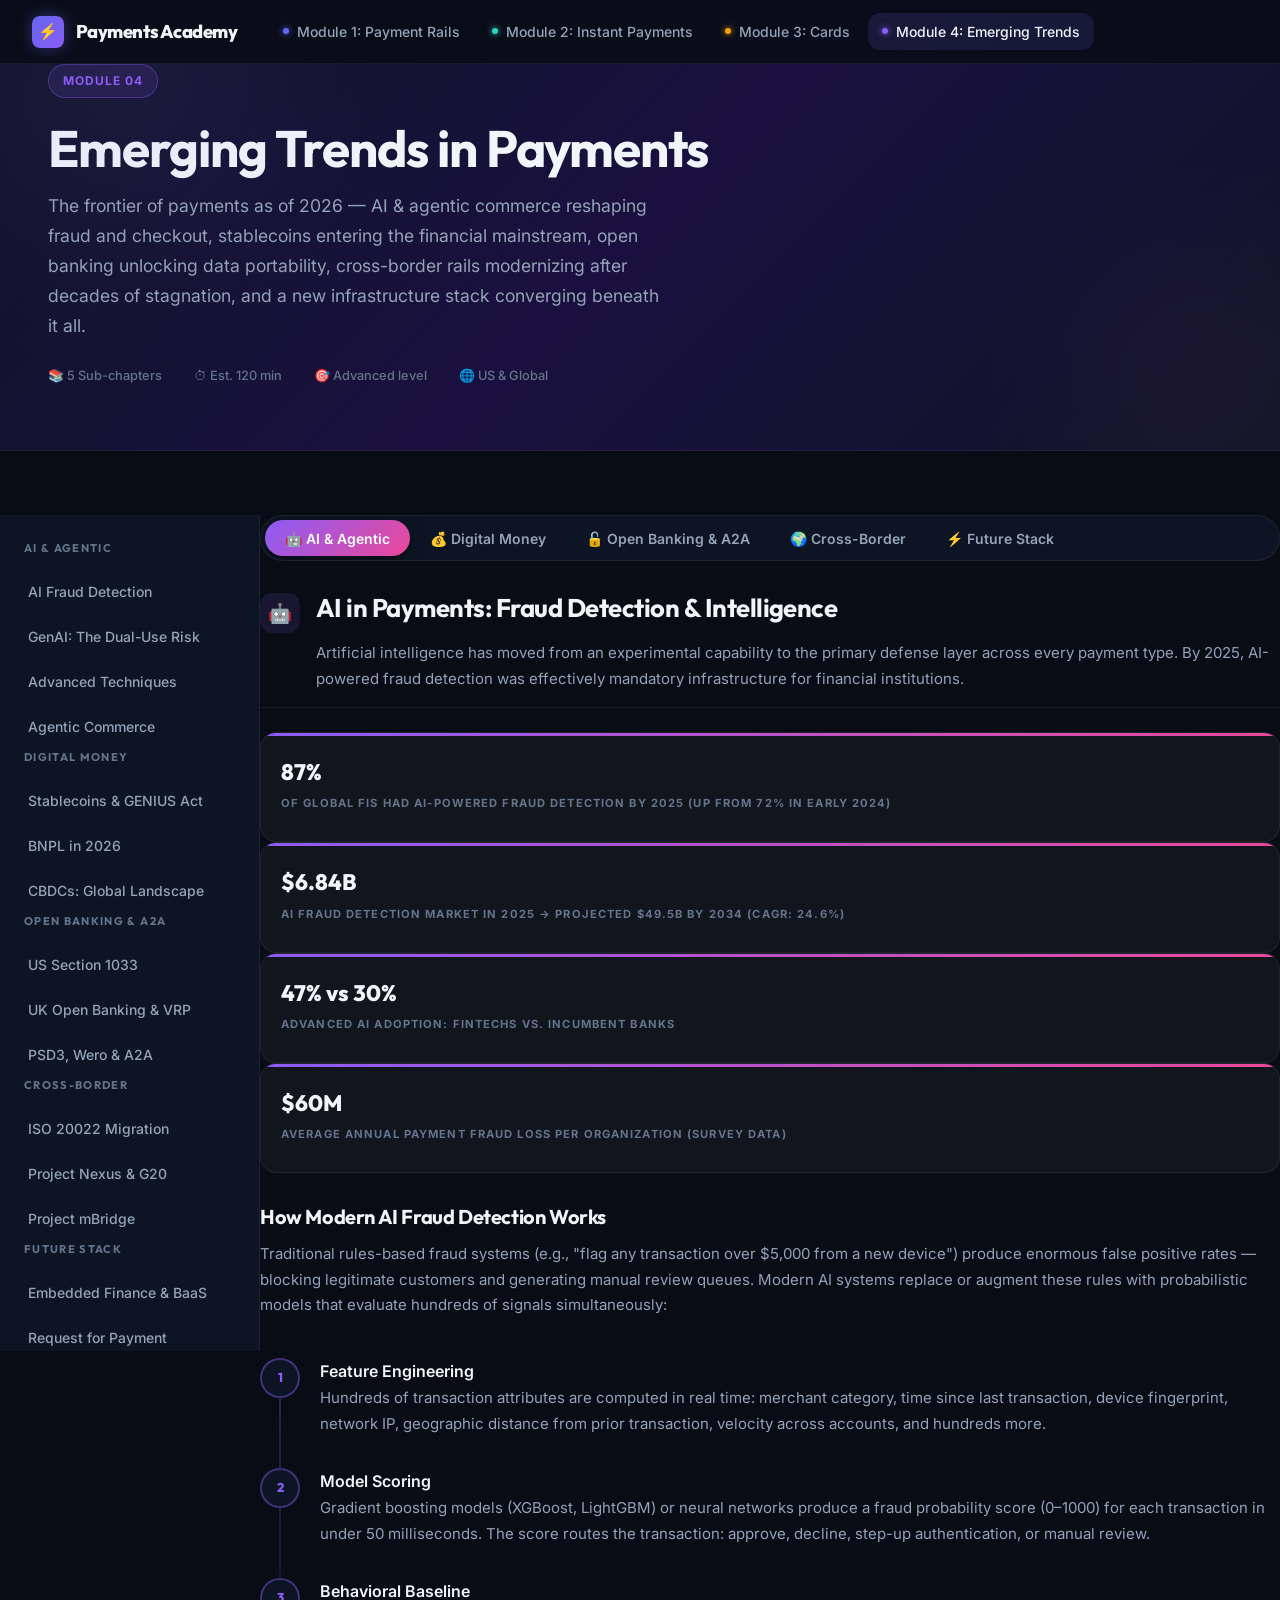
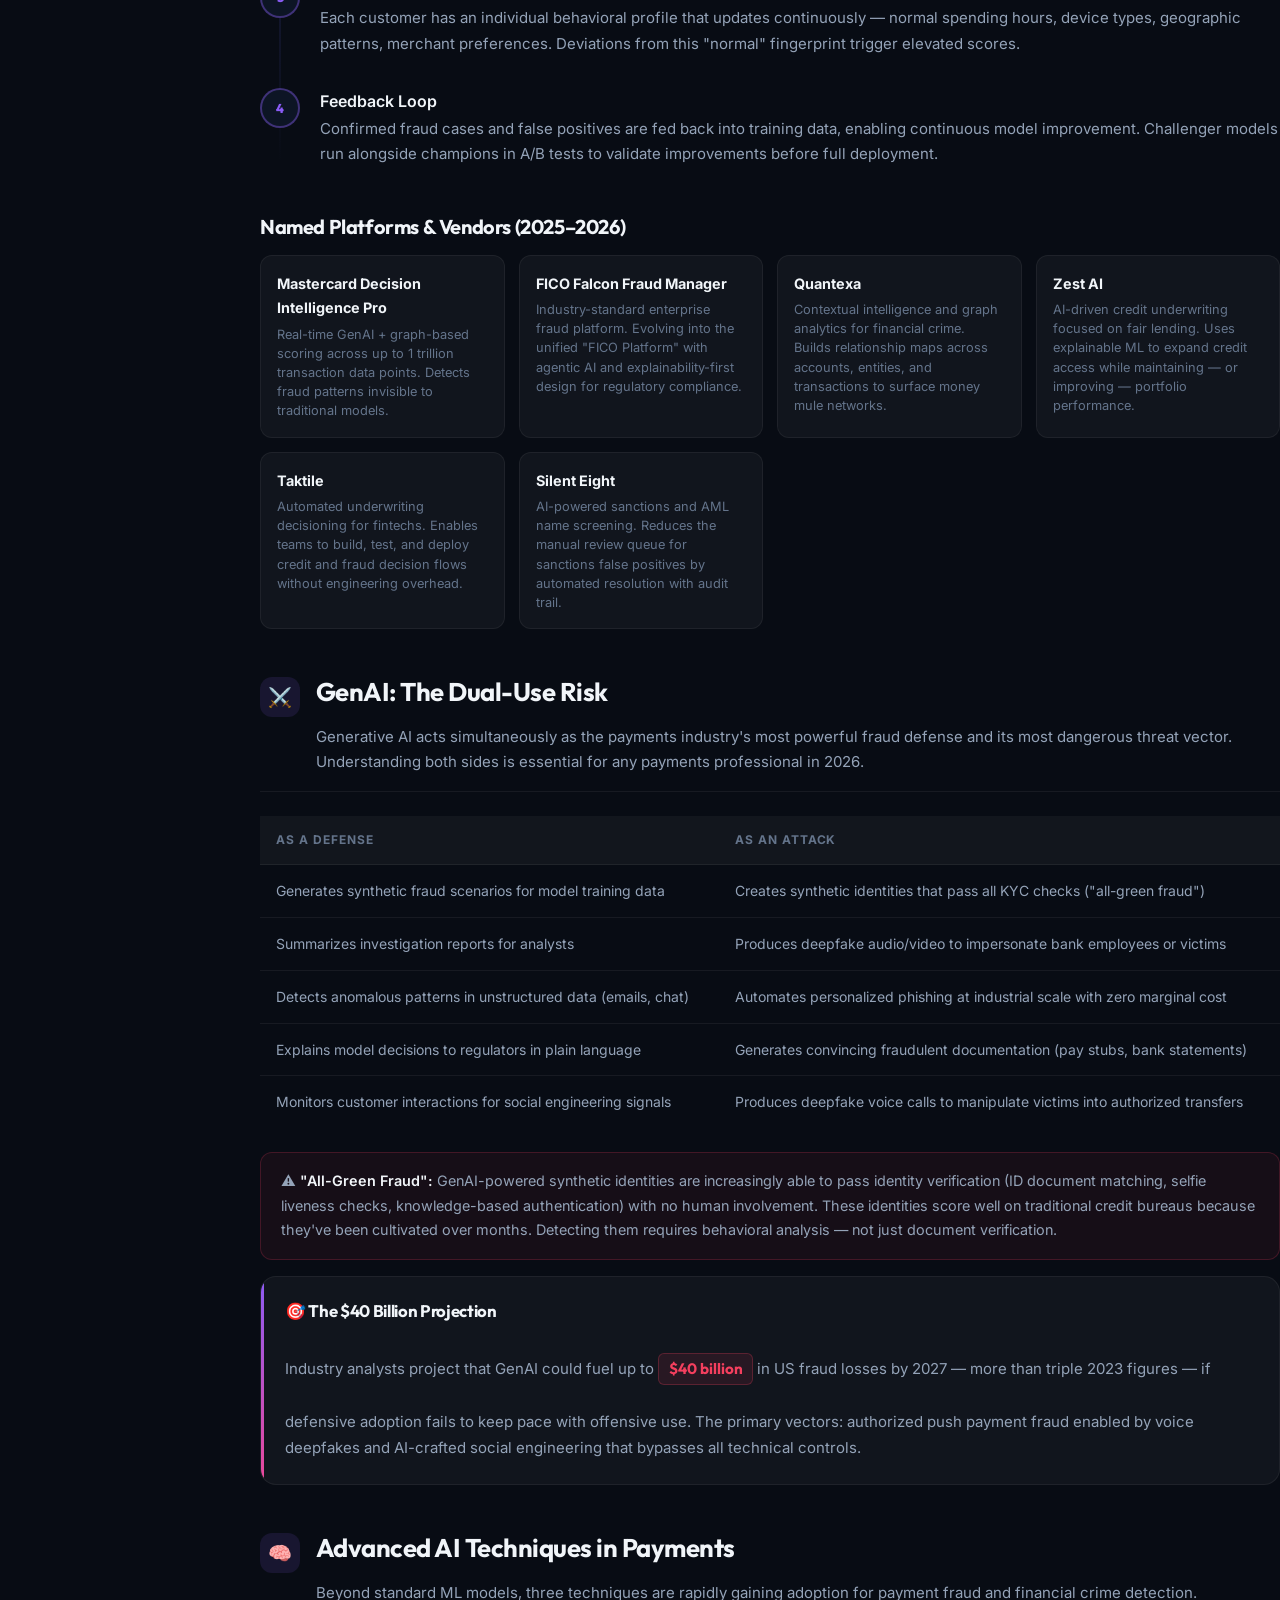
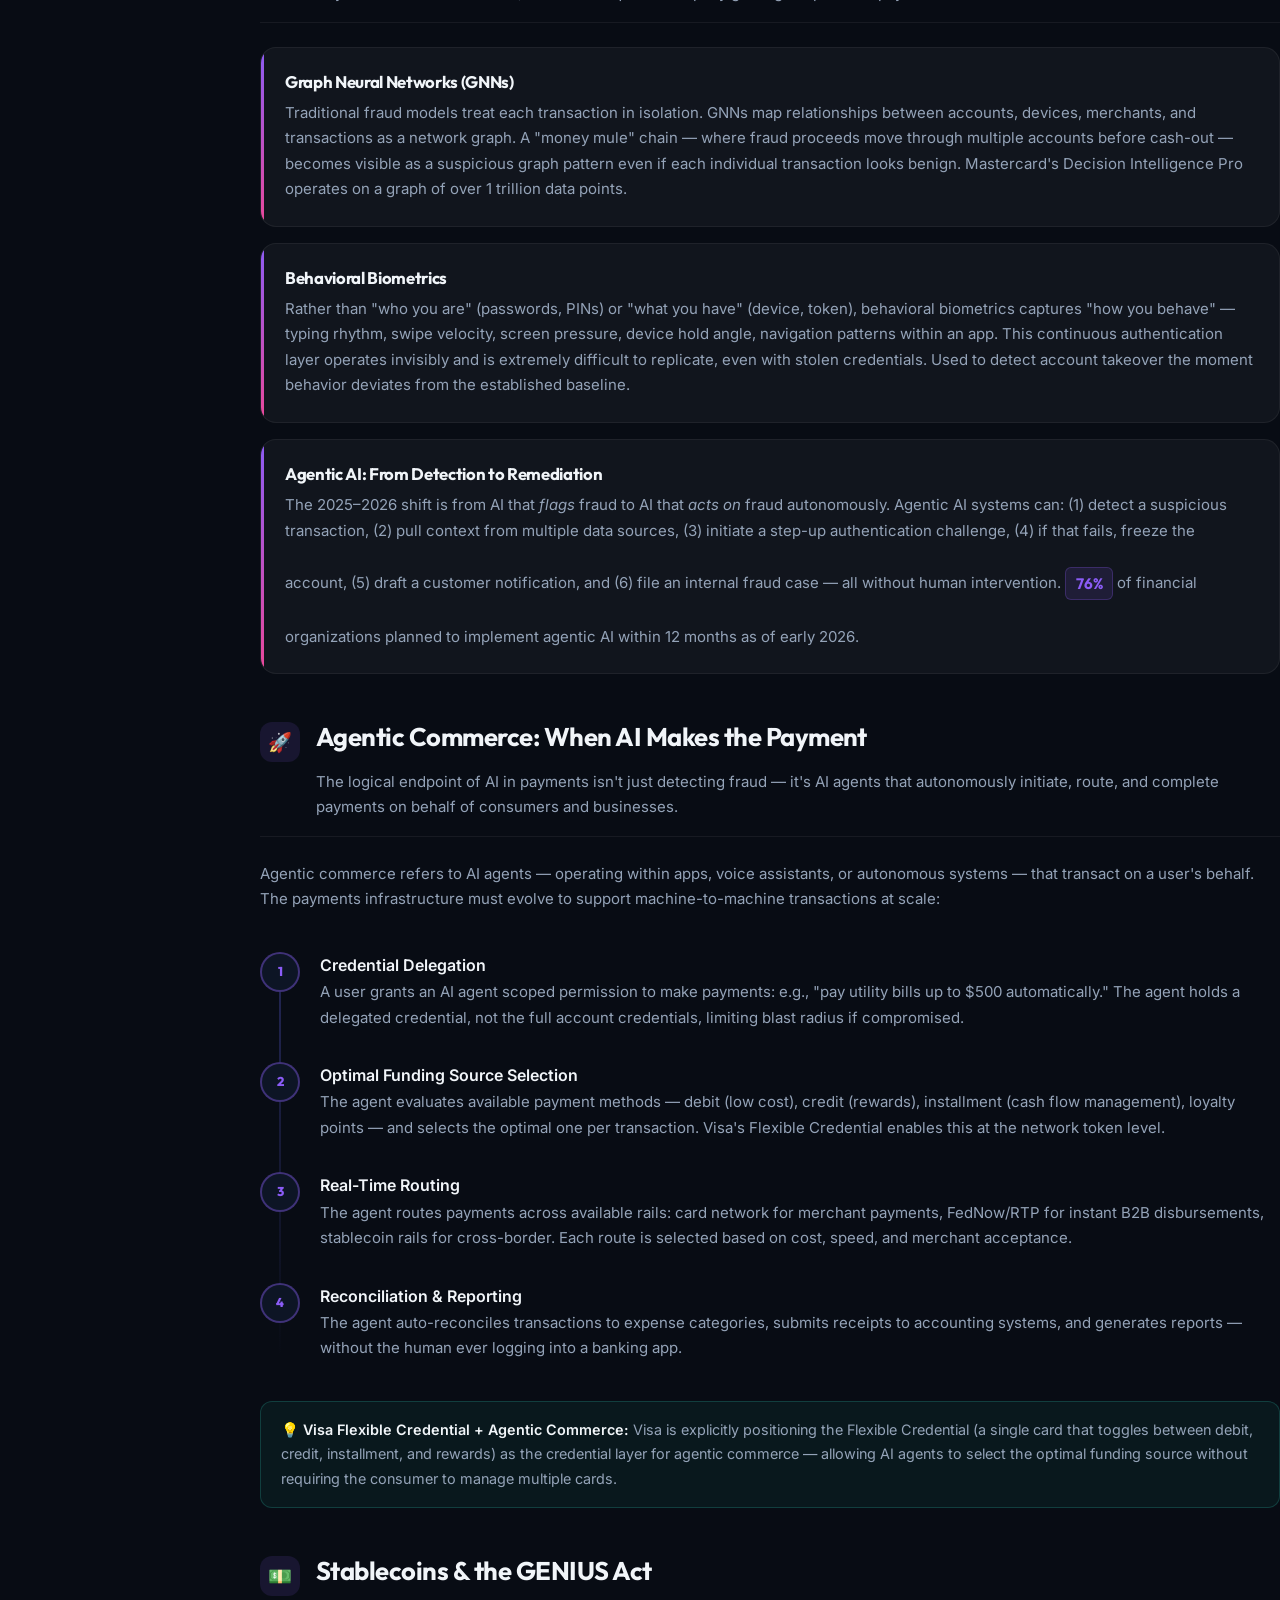
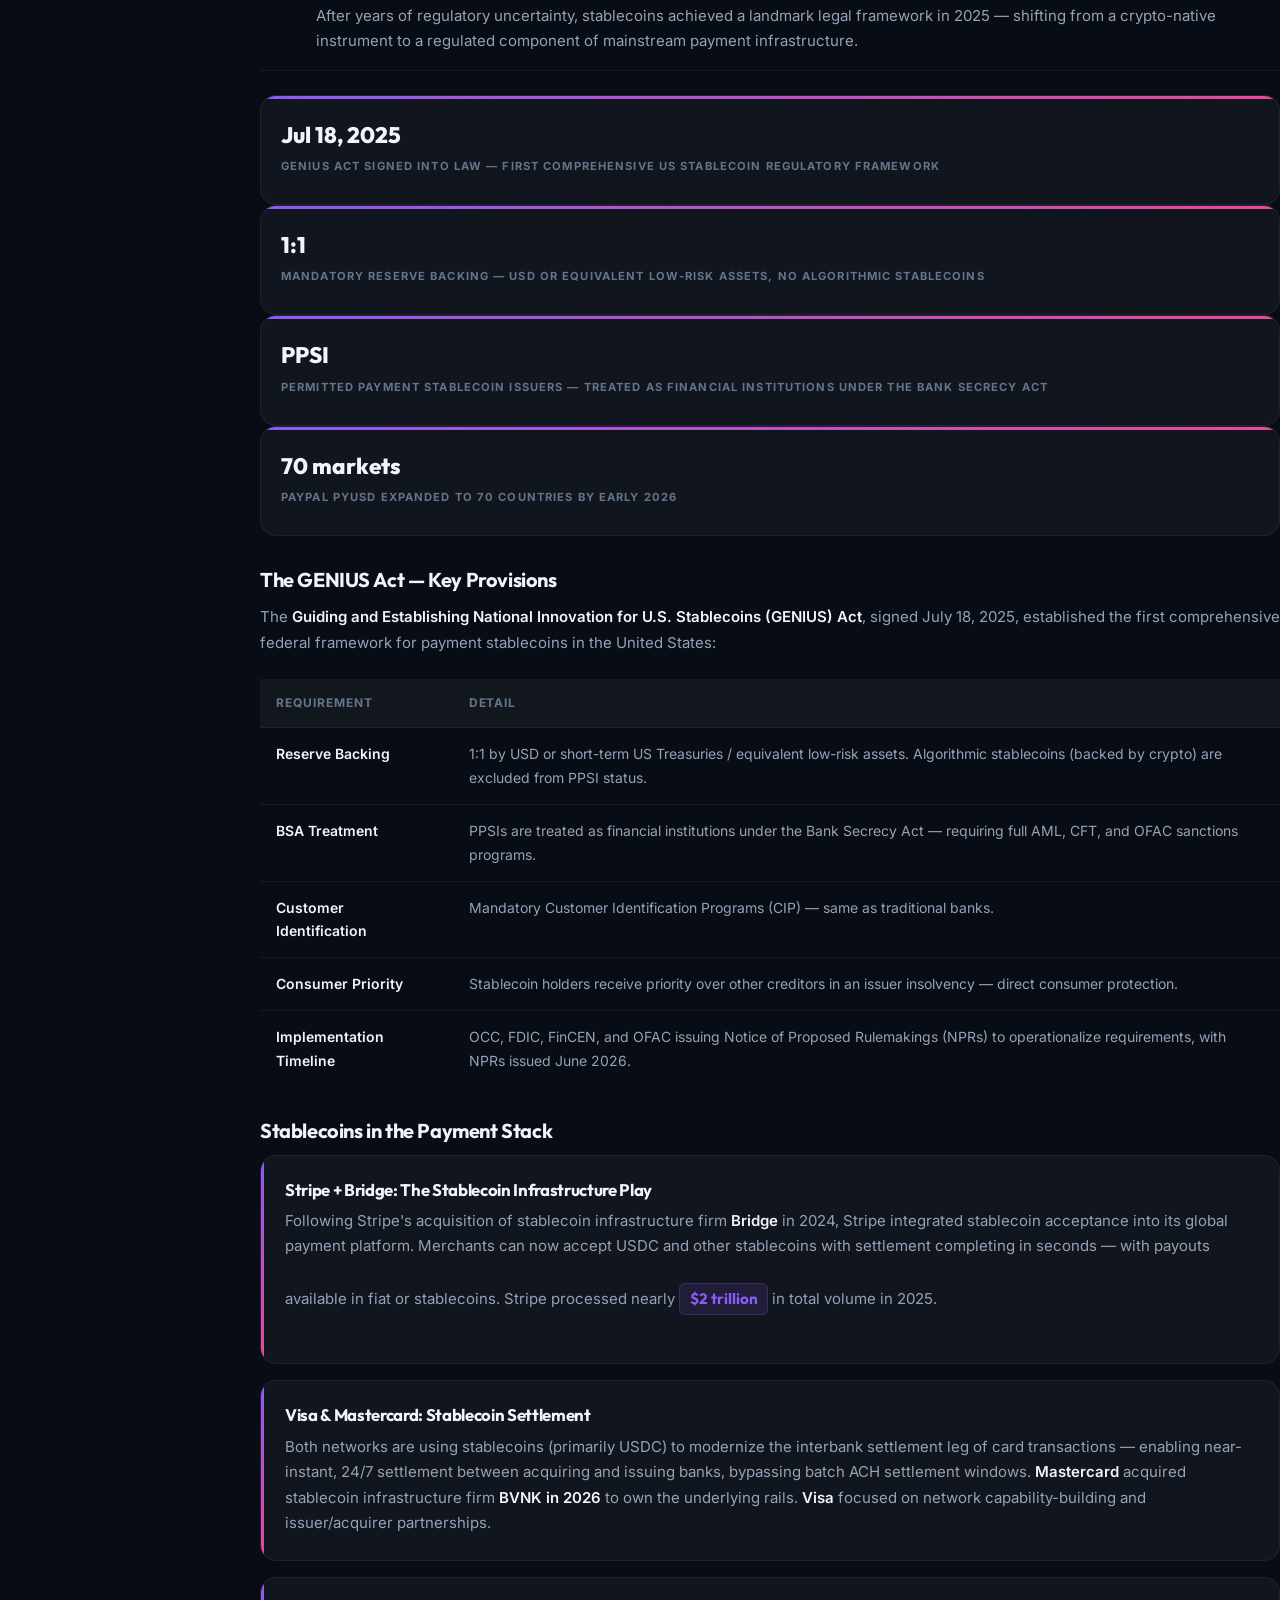
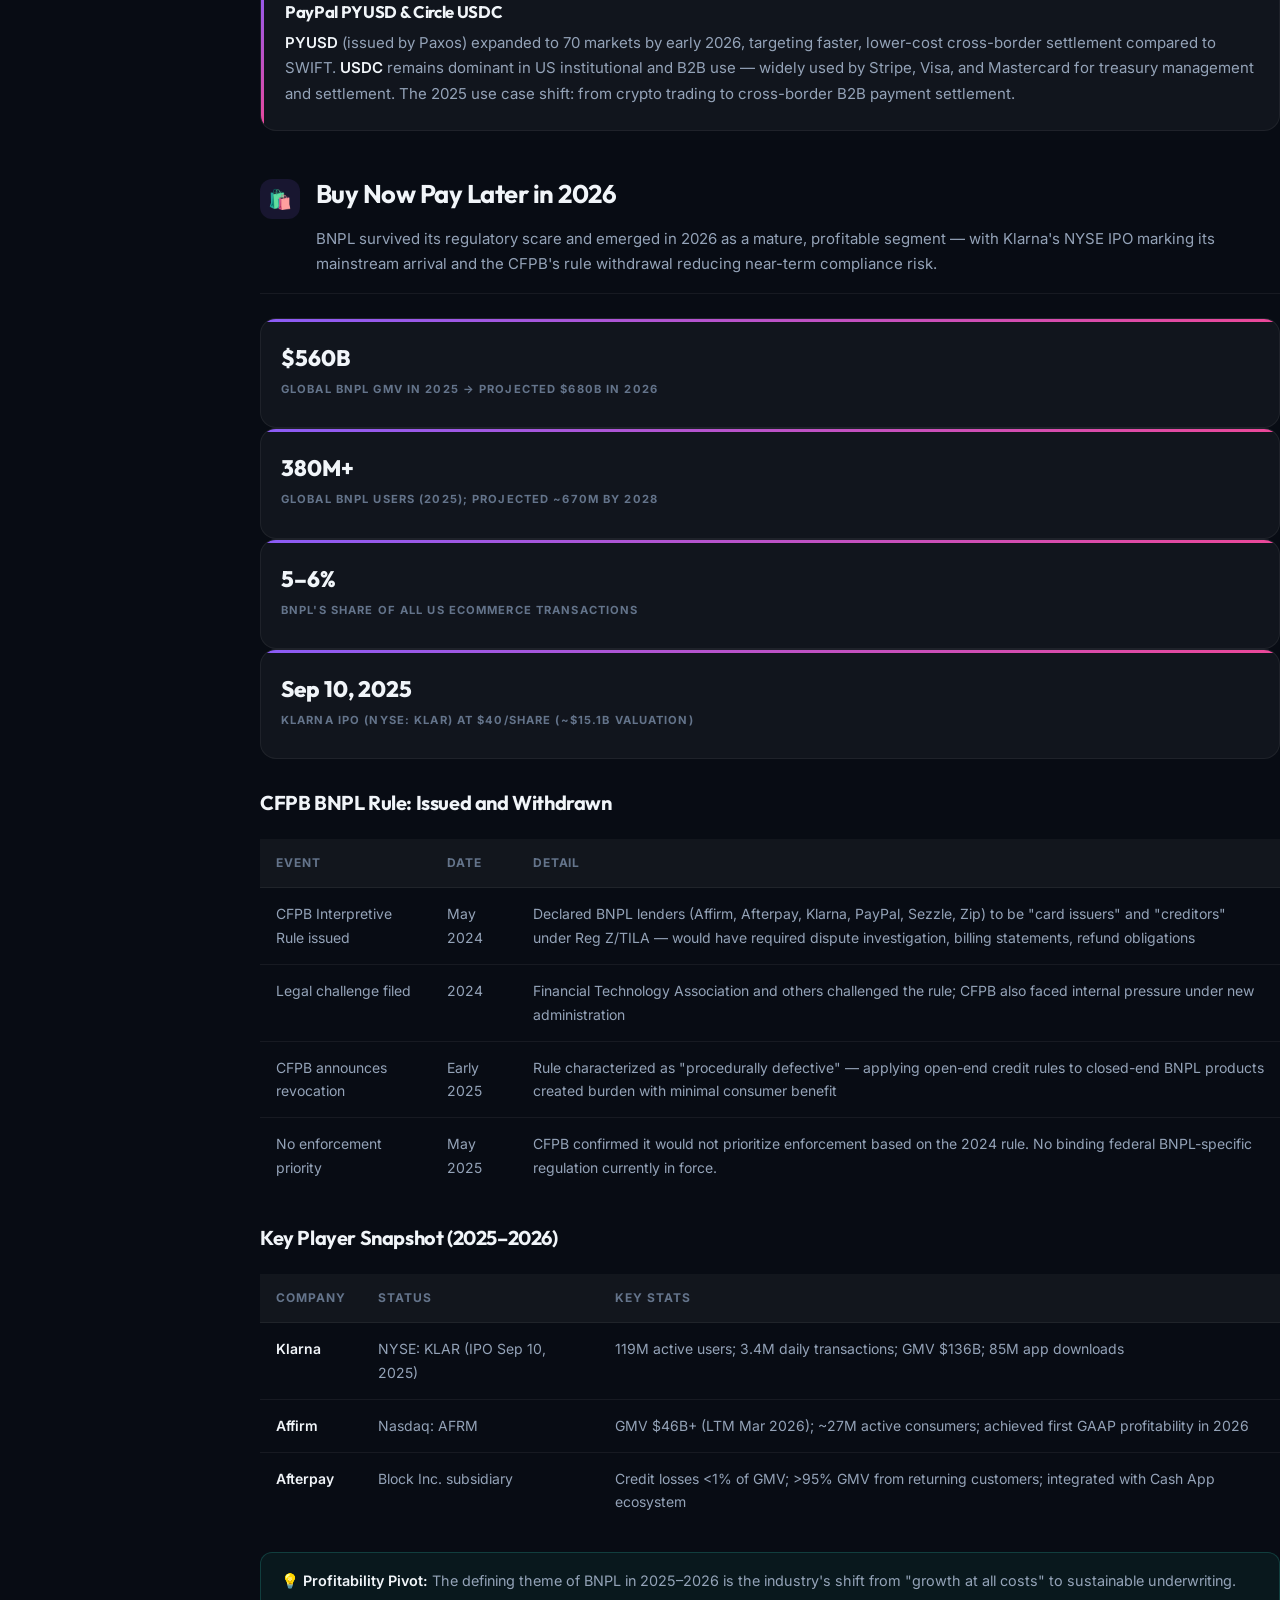
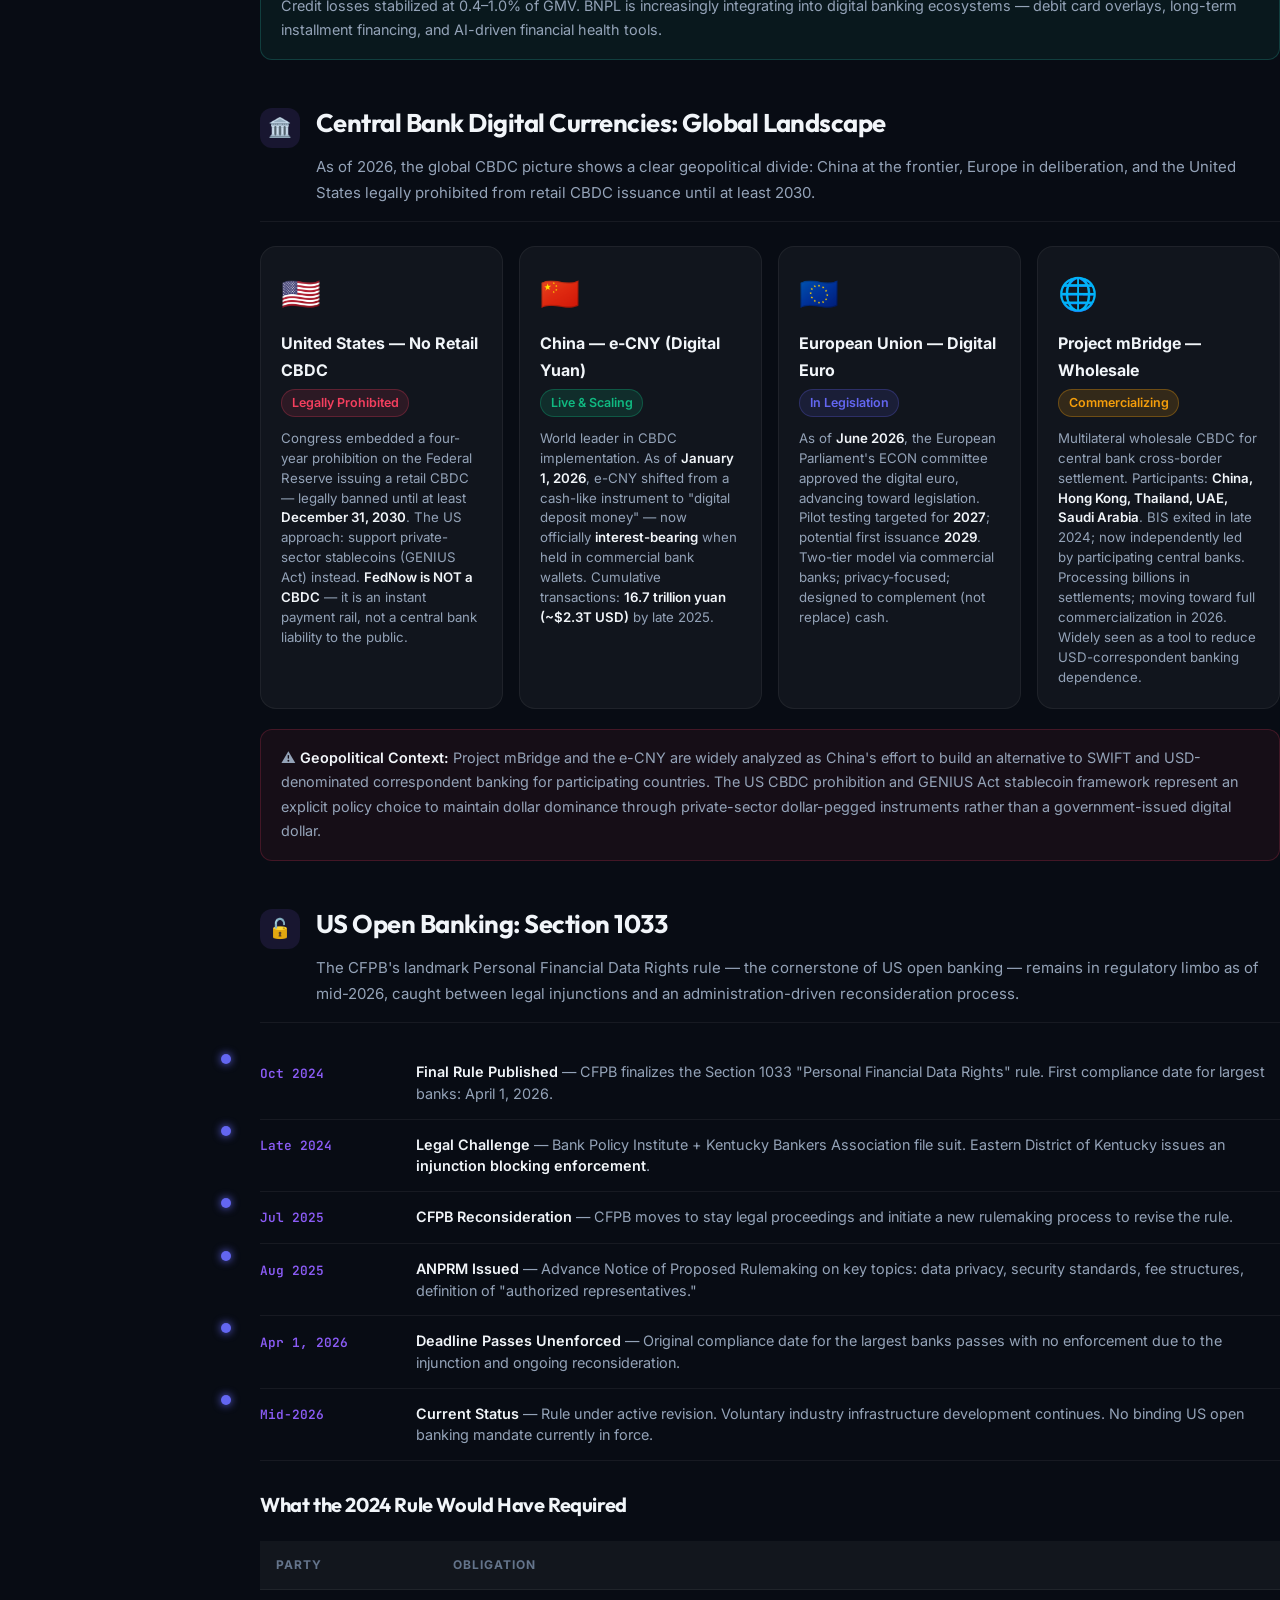
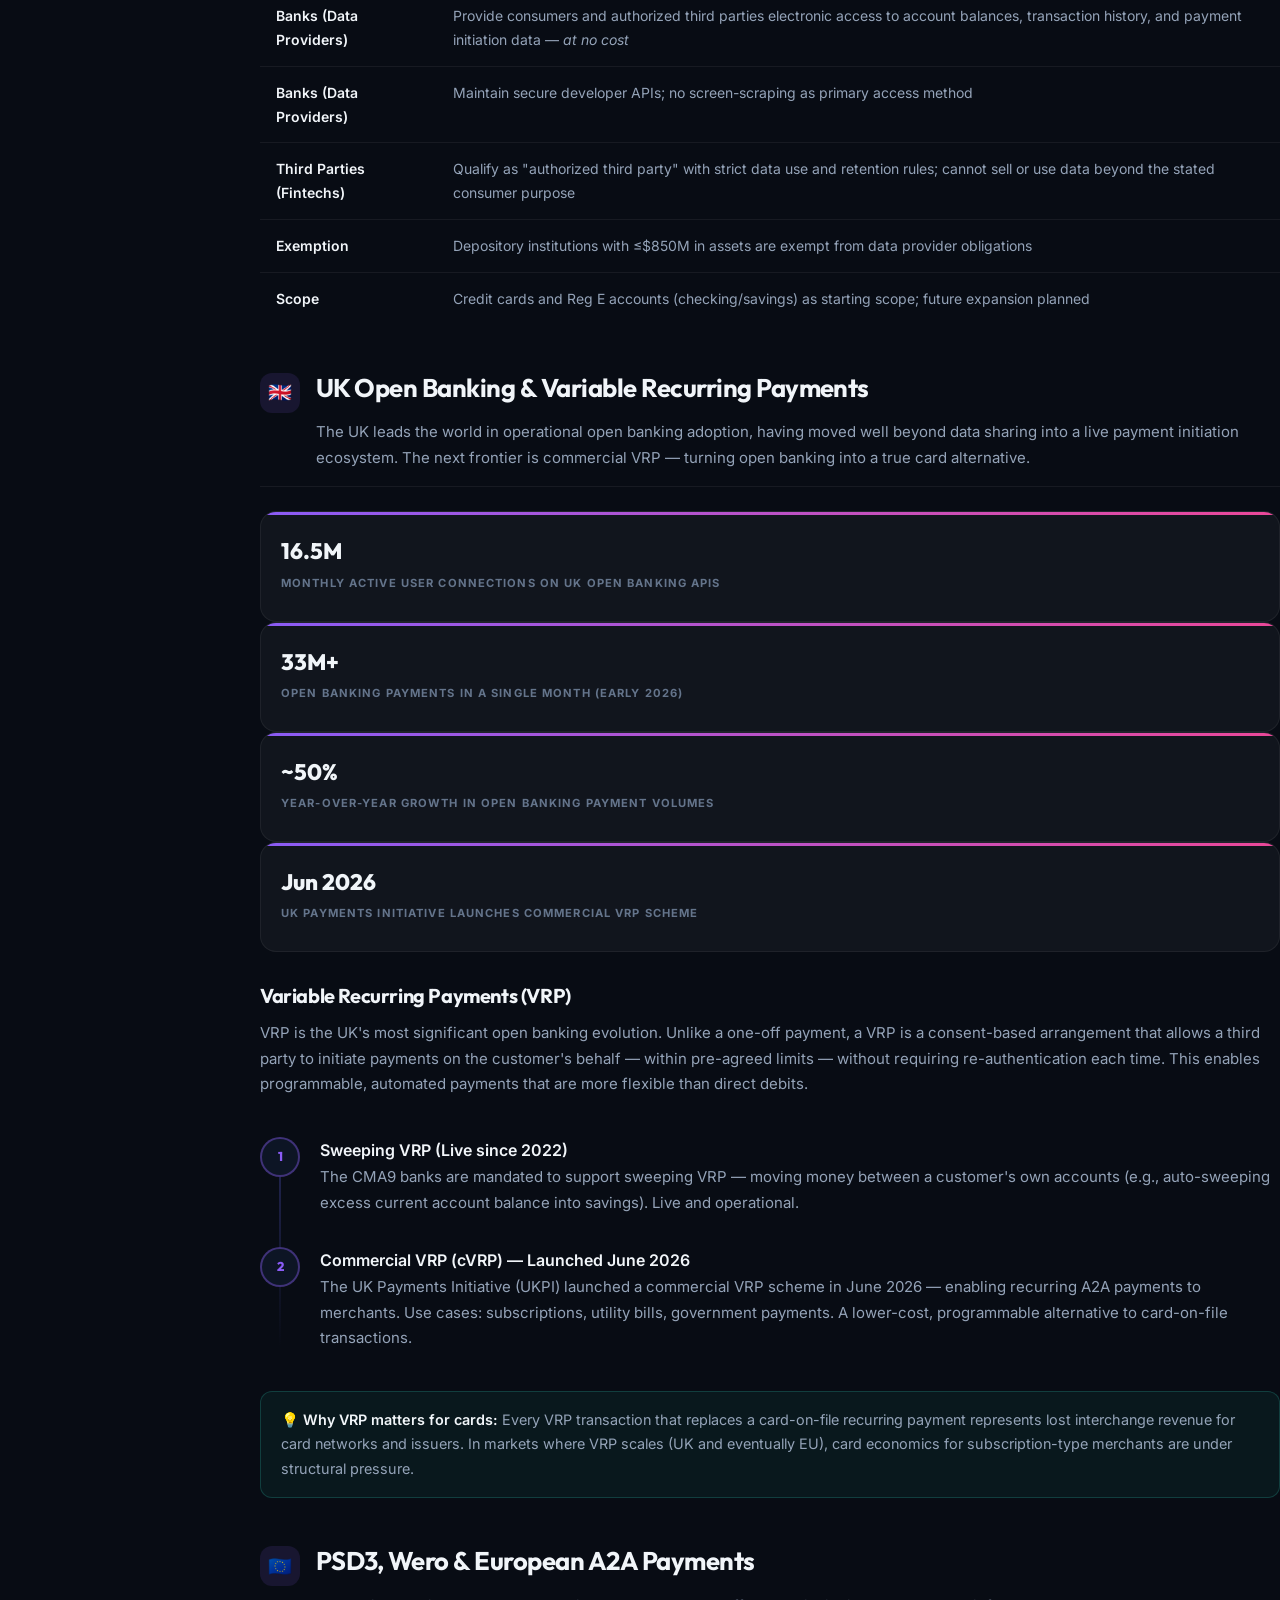
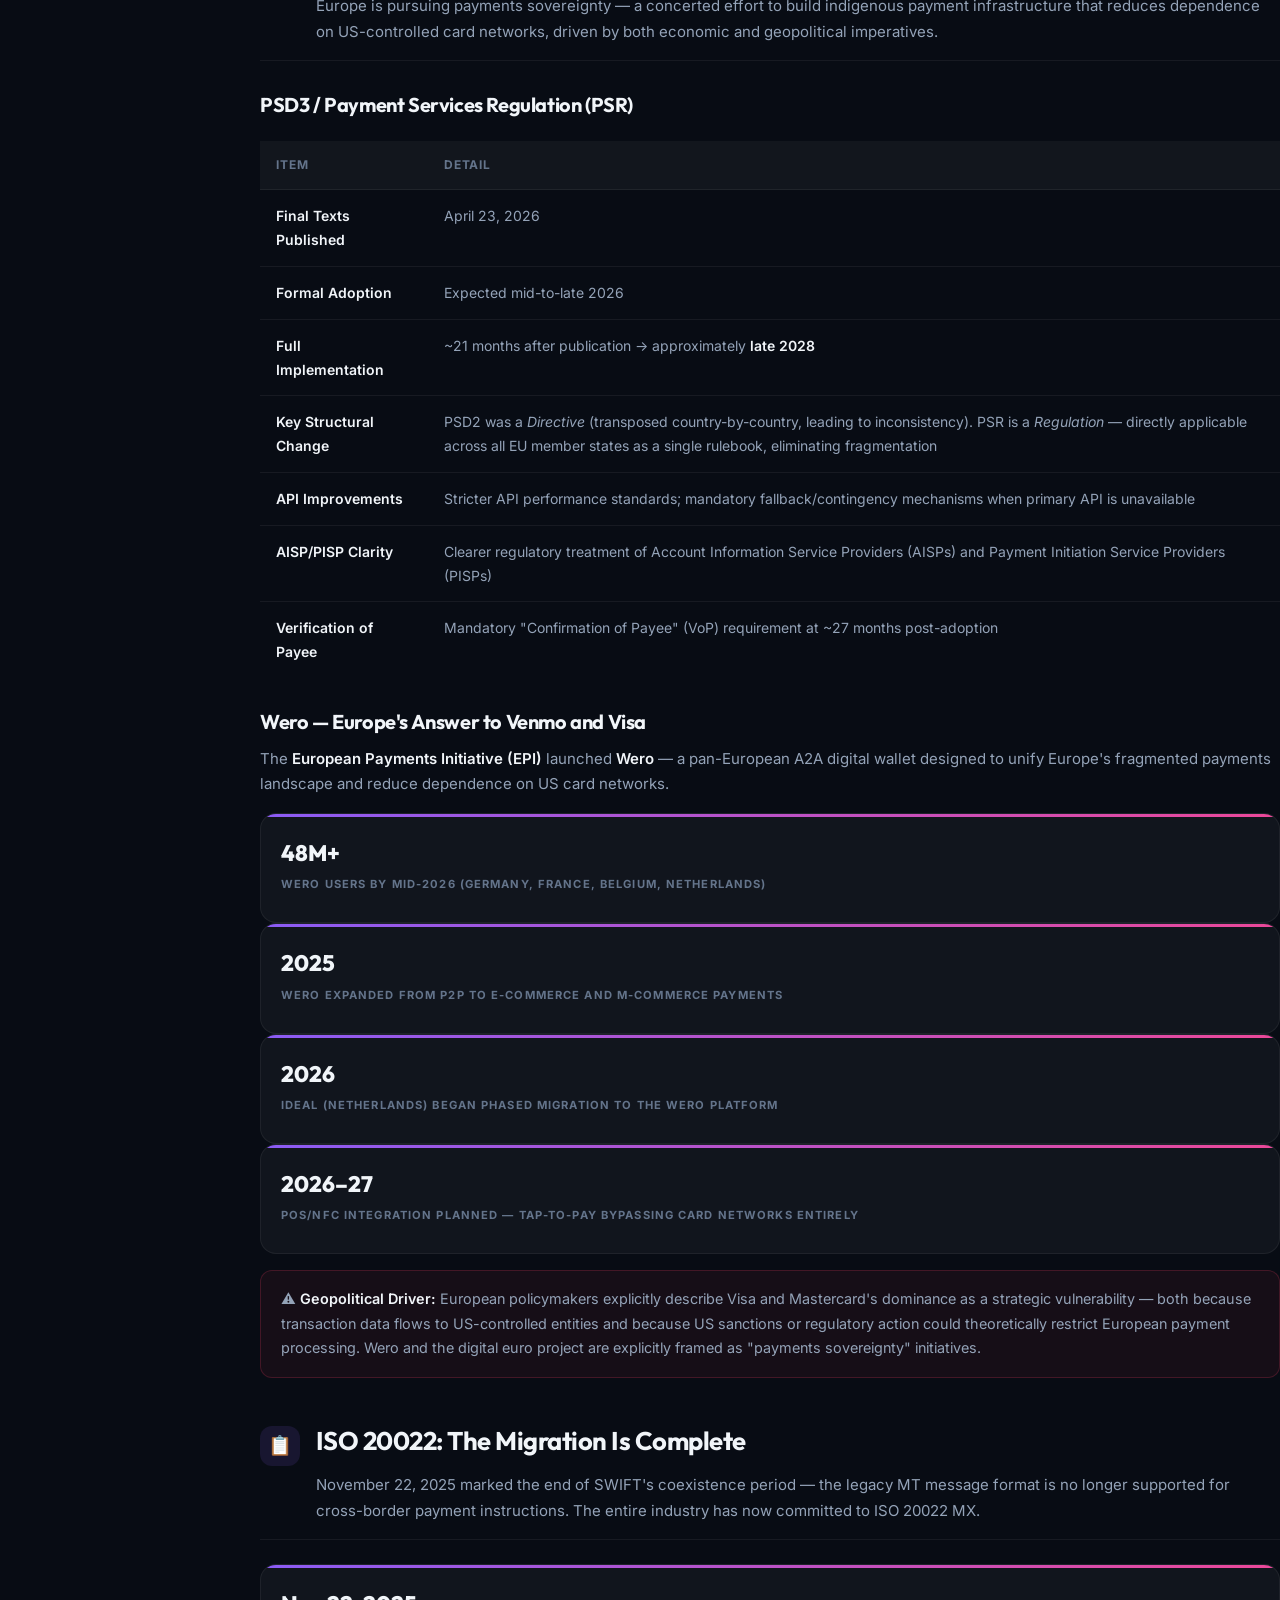
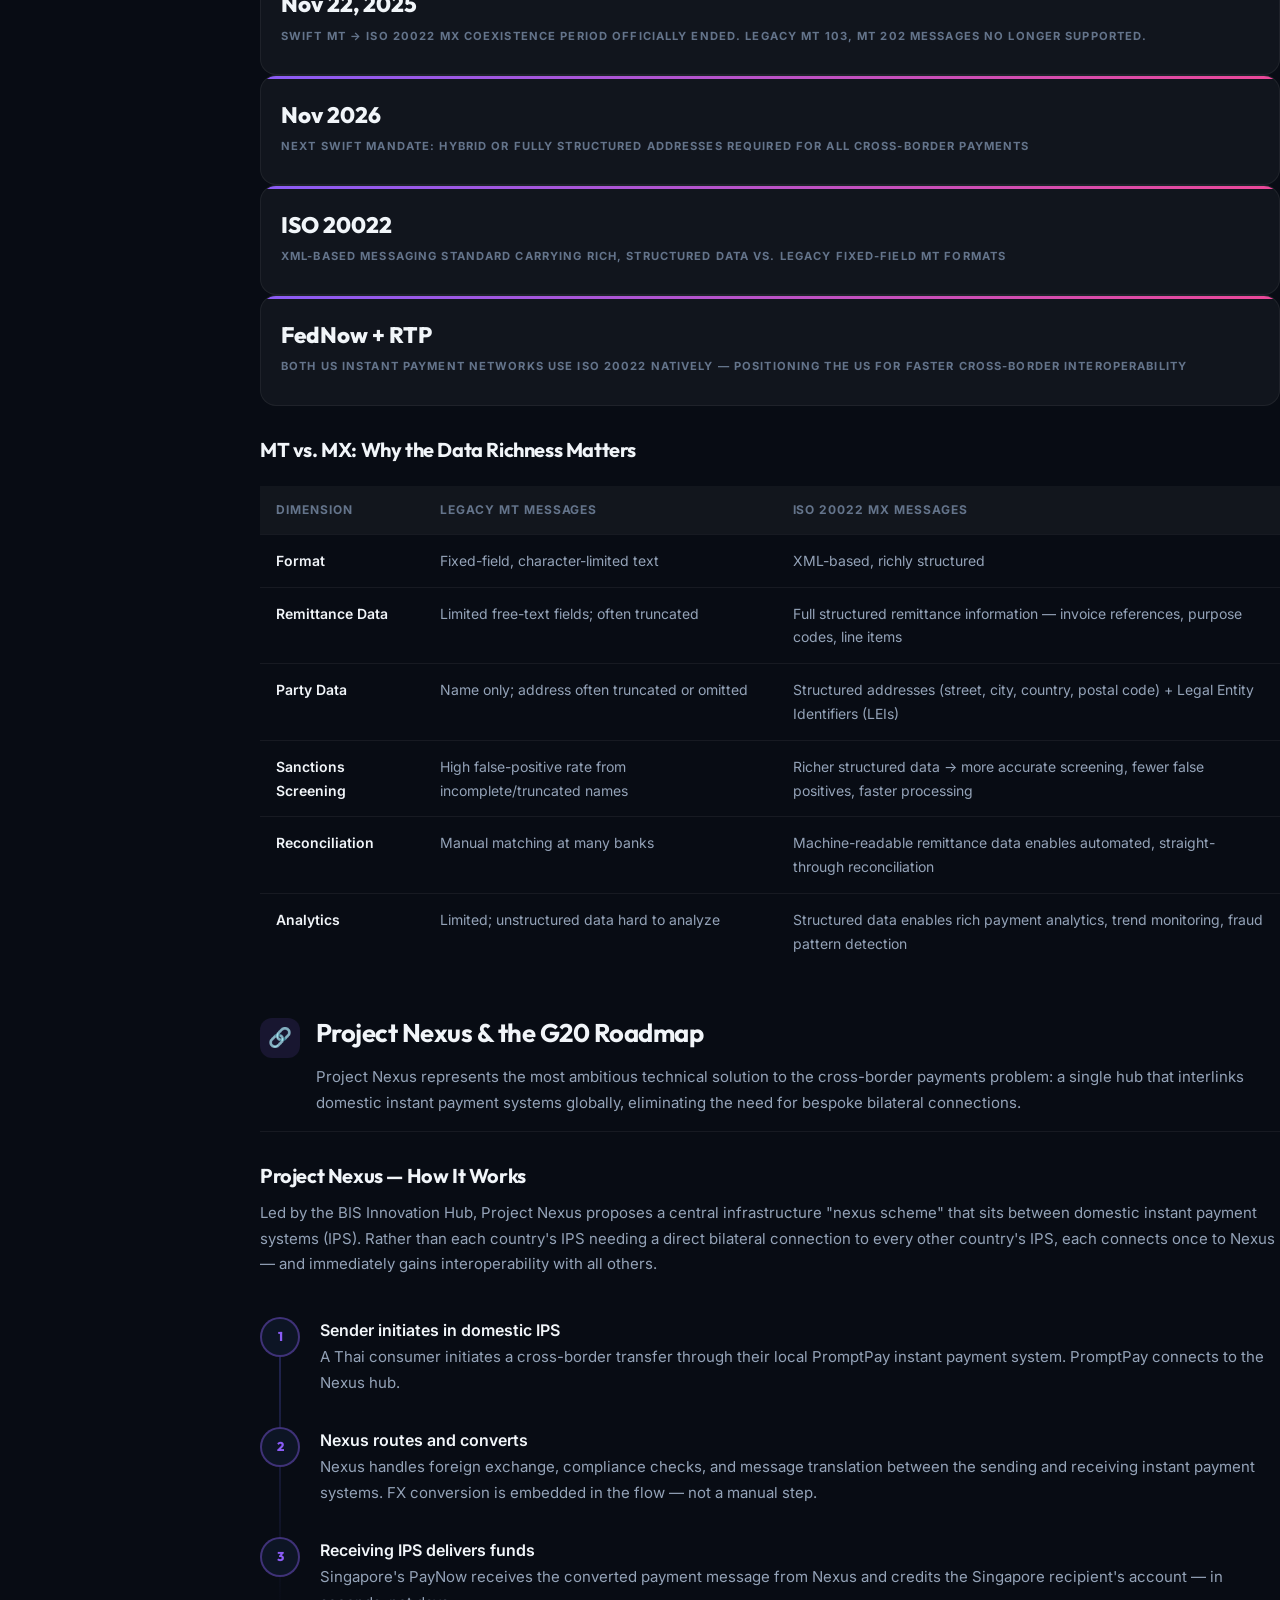
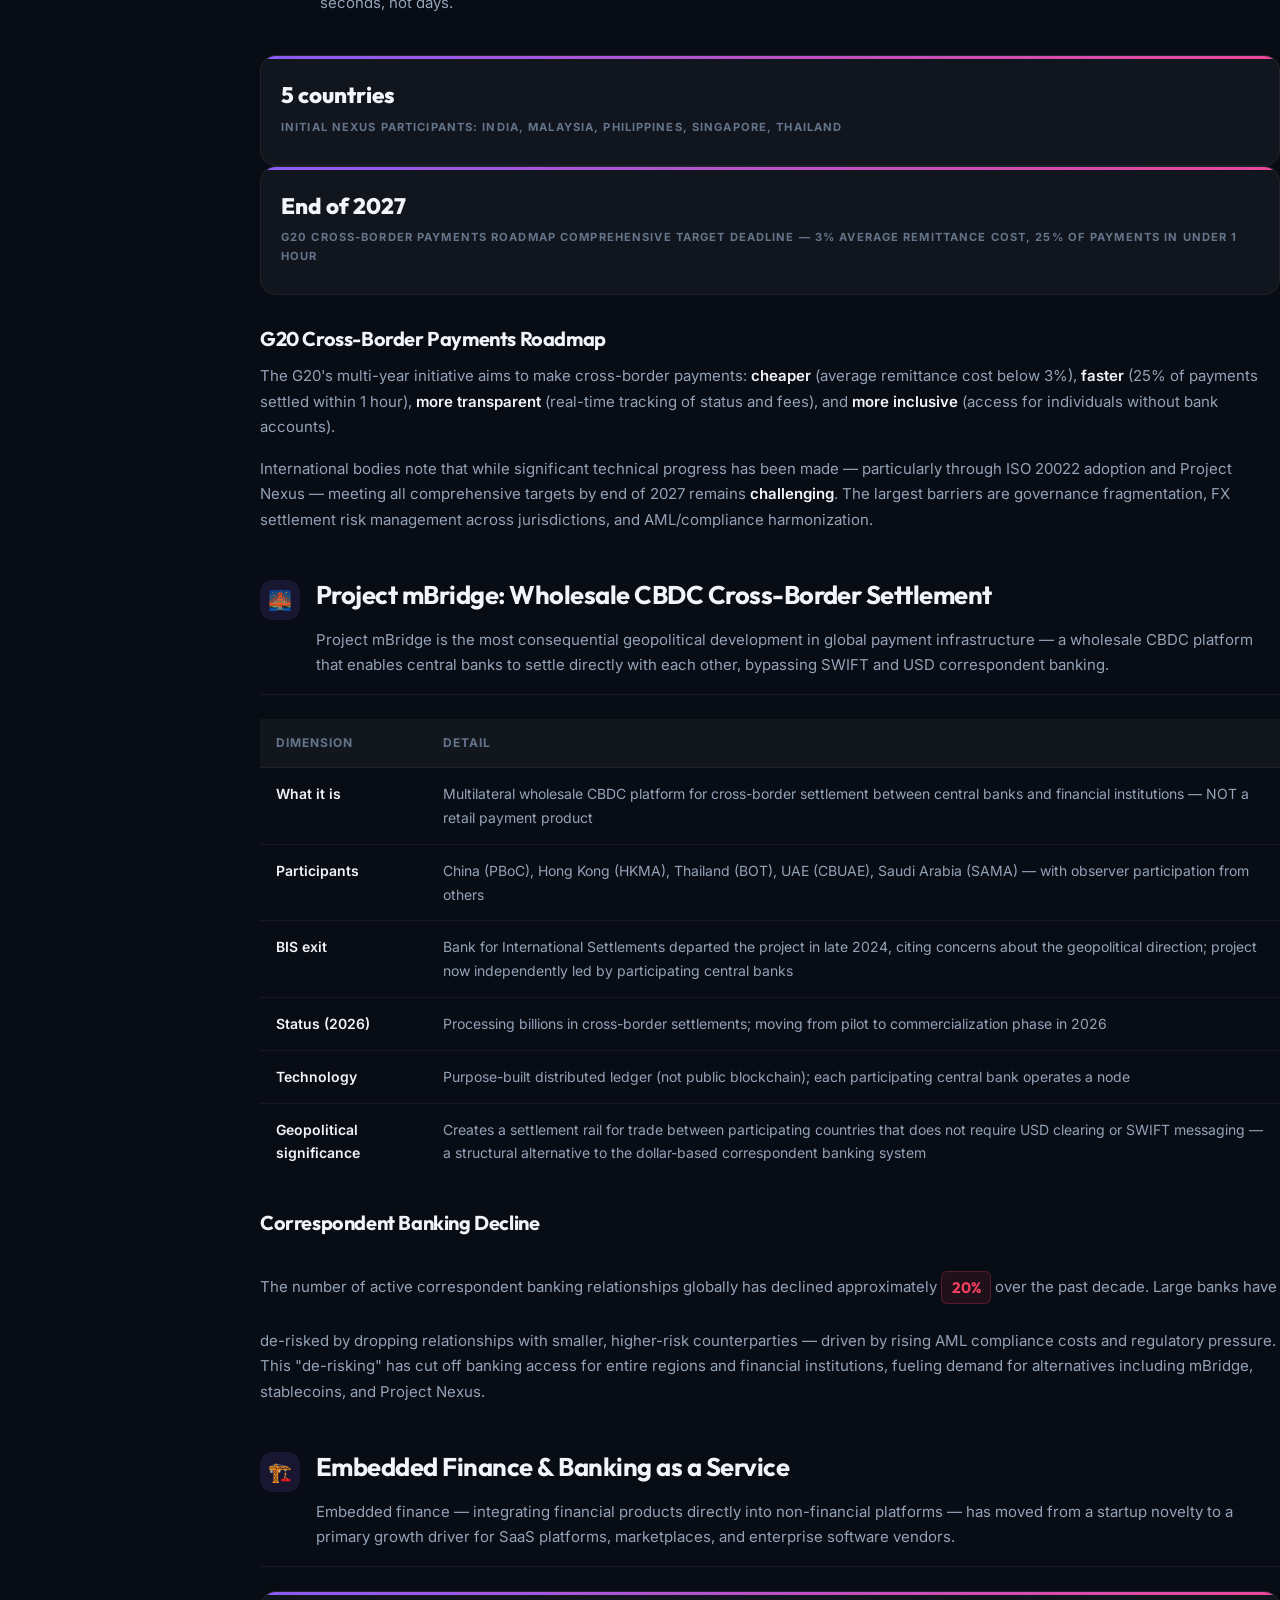
<file: module4.html>
<!DOCTYPE html>
<html lang="en">
<head>
  <meta charset="UTF-8" />
  <meta name="viewport" content="width=device-width, initial-scale=1.0" />
  <title>Module 4: Emerging Trends in Payments 2026 | Payments Academy</title>
  <meta name="description" content="The frontier of payments in 2026 — AI, agentic commerce, stablecoins, open banking, CBDCs, cross-border modernization, embedded finance, and the future infrastructure stack." />
  <link rel="stylesheet" href="styles/main.css" />
  <style>
    .hero-badge { background: rgba(139,92,246,0.12); border-color: rgba(139,92,246,0.35); color: var(--mod4-color); }
    .module-hero::before { background: radial-gradient(circle, #8b5cf6, transparent 70%); top: -40%; left: -10%; width: 500px; height: 500px; }
    .module-hero::after  { background: radial-gradient(circle, #ec4899, transparent 70%); }
    .sidebar-nav li a.active::before { background: var(--grad-violet); }
    .section-icon { background: rgba(139,92,246,0.12); color: var(--mod4-color); }
    .key-fact::before { background: var(--grad-violet); }
    .process-step-num { border-color: rgba(139,92,246,0.4); color: var(--mod4-color); }
    .chapter-tab.active { background: var(--grad-violet); }
    .chapter-tab[data-tab="digital"].active   { background: linear-gradient(135deg, #f59e0b, #ef4444); }
    .chapter-tab[data-tab="openbanking"].active { background: linear-gradient(135deg, #10b981, #06b6d4); }
    .chapter-tab[data-tab="crossborder"].active { background: linear-gradient(135deg, #38bdf8, #6366f1); }
    .chapter-tab[data-tab="futurestack"].active { background: linear-gradient(135deg, #ec4899, #8b5cf6); }
    .trend-card {
      background: var(--bg-glass);
      border: 1px solid var(--border-subtle);
      border-radius: var(--radius-lg);
      padding: 1.5rem;
      margin-bottom: 1rem;
      transition: all var(--t-normal);
      position: relative;
      overflow: hidden;
    }
    .trend-card::before {
      content: '';
      position: absolute;
      top: 0; left: 0;
      width: 3px; height: 100%;
      background: var(--grad-violet);
      border-radius: 3px 0 0 3px;
    }
    .trend-card:hover { border-color: rgba(139,92,246,0.3); background: var(--bg-glass-hover); transform: translateX(3px); }
    .trend-card h4 { margin-bottom: 0.5rem; font-size: 1.05rem; }
    .stat-highlight {
      display: inline-block;
      background: rgba(139,92,246,0.12);
      border: 1px solid rgba(139,92,246,0.25);
      border-radius: var(--radius-sm);
      padding: 0.15rem 0.6rem;
      font-family: 'Outfit', sans-serif;
      font-weight: 700;
      font-size: 0.95rem;
      color: var(--mod4-color);
    }
    .stat-highlight.gold { background: rgba(245,158,11,0.1); border-color: rgba(245,158,11,0.25); color: var(--accent-gold); }
    .stat-highlight.teal { background: rgba(45,212,191,0.1); border-color: rgba(45,212,191,0.25); color: var(--accent-teal); }
    .stat-highlight.rose { background: rgba(244,63,94,0.1); border-color: rgba(244,63,94,0.25); color: var(--accent-rose); }
    .timeline-item {
      display: grid;
      grid-template-columns: 140px 1fr;
      gap: 1rem;
      padding: 0.875rem 0;
      border-bottom: 1px solid var(--border-subtle);
      align-items: start;
    }
    .timeline-item:last-child { border-bottom: none; }
    .timeline-date {
      font-family: 'JetBrains Mono', monospace;
      font-size: 0.8rem;
      color: var(--mod4-color);
      font-weight: 600;
      padding-top: 0.1rem;
      white-space: nowrap;
    }
    .timeline-text { font-size: 0.9rem; color: var(--text-secondary); line-height: 1.5; }
    .timeline-text strong { color: var(--text-primary); }
    .vendor-grid {
      display: grid;
      grid-template-columns: repeat(auto-fit, minmax(200px, 1fr));
      gap: 0.875rem;
      margin: 1rem 0;
    }
    .vendor-card {
      background: var(--bg-glass);
      border: 1px solid var(--border-subtle);
      border-radius: var(--radius-md);
      padding: 1rem;
      transition: all var(--t-normal);
    }
    .vendor-card:hover { border-color: rgba(139,92,246,0.3); background: var(--bg-glass-hover); }
    .vendor-name { font-weight: 700; font-size: 0.9rem; margin-bottom: 0.25rem; color: var(--text-primary); }
    .vendor-desc { font-size: 0.8rem; color: var(--text-muted); line-height: 1.5; }
    .warning-box {
      background: rgba(244,63,94,0.06);
      border: 1px solid rgba(244,63,94,0.2);
      border-radius: var(--radius-md);
      padding: 1rem 1.25rem;
      margin: 1rem 0;
    }
    .warning-box p { color: var(--text-secondary); margin: 0; font-size: 0.9rem; }
    .info-box {
      background: rgba(45,212,191,0.06);
      border: 1px solid rgba(45,212,191,0.2);
      border-radius: var(--radius-md);
      padding: 1rem 1.25rem;
      margin: 1rem 0;
    }
    .info-box p { color: var(--text-secondary); margin: 0; font-size: 0.9rem; }
    .cbdc-map {
      display: grid;
      grid-template-columns: repeat(auto-fit, minmax(220px, 1fr));
      gap: 1rem;
      margin: 1.25rem 0;
    }
    .cbdc-card {
      background: var(--bg-glass);
      border: 1px solid var(--border-subtle);
      border-radius: var(--radius-lg);
      padding: 1.25rem;
      transition: all var(--t-normal);
    }
    .cbdc-card:hover { border-color: rgba(139,92,246,0.3); transform: translateY(-2px); }
    .cbdc-flag { font-size: 2rem; margin-bottom: 0.5rem; }
    .cbdc-name { font-weight: 700; font-size: 1rem; margin-bottom: 0.25rem; color: var(--text-primary); }
    .cbdc-status { font-size: 0.78rem; font-weight: 600; padding: 0.15rem 0.6rem; border-radius: 99px; display: inline-block; margin-bottom: 0.75rem; }
    .status-live    { background: rgba(16,185,129,0.15); color: #10b981; border: 1px solid rgba(16,185,129,0.3); }
    .status-pilot   { background: rgba(245,158,11,0.15); color: var(--accent-gold); border: 1px solid rgba(245,158,11,0.3); }
    .status-none    { background: rgba(244,63,94,0.12); color: var(--accent-rose); border: 1px solid rgba(244,63,94,0.25); }
    .status-planned { background: rgba(99,102,241,0.12); color: var(--accent-indigo); border: 1px solid rgba(99,102,241,0.25); }
    .cbdc-desc { font-size: 0.83rem; color: var(--text-secondary); line-height: 1.5; }
  </style>
</head>
<body>

<nav class="top-nav">
  <a href="index.html" class="nav-logo"><div class="nav-logo-icon">⚡</div>Payments Academy</a>
  <ul class="nav-links">
    <li><a href="module1.html"><span class="mod-badge nav-badge-m1"></span>Module 1: Payment Rails</a></li>
    <li><a href="module2.html"><span class="mod-badge nav-badge-m2"></span>Module 2: Instant Payments</a></li>
    <li><a href="module3.html"><span class="mod-badge nav-badge-m3"></span>Module 3: Cards</a></li>
    <li><a href="module4.html" class="active"><span class="mod-badge nav-badge-m4"></span>Module 4: Emerging Trends</a></li>
  </ul>
</nav>

<header class="module-hero">
  <div class="hero-badge">MODULE 04</div>
  <h1 class="hero-title">Emerging Trends in Payments</h1>
  <p class="hero-desc">The frontier of payments as of 2026 — AI & agentic commerce reshaping fraud and checkout, stablecoins entering the financial mainstream, open banking unlocking data portability, cross-border rails modernizing after decades of stagnation, and a new infrastructure stack converging beneath it all.</p>
  <div class="hero-meta">
    <span class="hero-meta-item">📚 5 Sub-chapters</span>
    <span class="hero-meta-item">⏱ Est. 120 min</span>
    <span class="hero-meta-item">🎯 Advanced level</span>
    <span class="hero-meta-item">🌐 US & Global</span>
  </div>
</header>

<div class="module-layout">
  <aside class="sidebar">
    <div class="sidebar-title">AI & Agentic</div>
    <ul class="sidebar-nav">
      <li><a href="#ai-fraud"        data-section="ai-fraud">AI Fraud Detection</a></li>
      <li><a href="#ai-genai"        data-section="ai-genai">GenAI: The Dual-Use Risk</a></li>
      <li><a href="#ai-techniques"   data-section="ai-techniques">Advanced Techniques</a></li>
      <li><a href="#ai-agentic"      data-section="ai-agentic">Agentic Commerce</a></li>
    </ul>
    <div class="sidebar-title">Digital Money</div>
    <ul class="sidebar-nav">
      <li><a href="#stablecoins"     data-section="stablecoins">Stablecoins & GENIUS Act</a></li>
      <li><a href="#bnpl"            data-section="bnpl">BNPL in 2026</a></li>
      <li><a href="#cbdc"            data-section="cbdc">CBDCs: Global Landscape</a></li>
    </ul>
    <div class="sidebar-title">Open Banking & A2A</div>
    <ul class="sidebar-nav">
      <li><a href="#ob-1033"         data-section="ob-1033">US Section 1033</a></li>
      <li><a href="#ob-uk"           data-section="ob-uk">UK Open Banking & VRP</a></li>
      <li><a href="#ob-europe"       data-section="ob-europe">PSD3, Wero & A2A</a></li>
    </ul>
    <div class="sidebar-title">Cross-Border</div>
    <ul class="sidebar-nav">
      <li><a href="#iso20022"        data-section="iso20022">ISO 20022 Migration</a></li>
      <li><a href="#nexus"           data-section="nexus">Project Nexus & G20</a></li>
      <li><a href="#mbridge"         data-section="mbridge">Project mBridge</a></li>
    </ul>
    <div class="sidebar-title">Future Stack</div>
    <ul class="sidebar-nav">
      <li><a href="#embedded"        data-section="embedded">Embedded Finance & BaaS</a></li>
      <li><a href="#rfp"             data-section="rfp">Request for Payment</a></li>
      <li><a href="#tokenization"    data-section="tokenization">Tokenization & Wallets</a></li>
      <li><a href="#biometric"       data-section="biometric">Invisible & Biometric</a></li>
      <li><a href="#regulatory"      data-section="regulatory">US Regulatory Landscape</a></li>
    </ul>
  </aside>

  <main class="content-area">

    <!-- CHAPTER TABS -->
    <div class="chapter-tabs">
      <button class="chapter-tab active" data-tab="ai">🤖 AI & Agentic</button>
      <button class="chapter-tab" data-tab="digital">💰 Digital Money</button>
      <button class="chapter-tab" data-tab="openbanking">🔓 Open Banking & A2A</button>
      <button class="chapter-tab" data-tab="crossborder">🌍 Cross-Border</button>
      <button class="chapter-tab" data-tab="futurestack">⚡ Future Stack</button>
    </div>

    <!-- ================================================
         TAB 1: AI & AGENTIC COMMERCE
         ================================================ -->
    <div class="chapter-content active" data-chapter="ai">

      <section class="content-section" id="ai-fraud">
        <div class="section-header">
          <div class="section-icon">🤖</div>
          <div>
            <h2>AI in Payments: Fraud Detection & Intelligence</h2>
            <p class="section-lead">Artificial intelligence has moved from an experimental capability to the primary defense layer across every payment type. By 2025, AI-powered fraud detection was effectively mandatory infrastructure for financial institutions.</p>
          </div>
        </div>

        <div class="key-facts-grid">
          <div class="key-fact">
            <div class="key-fact-value">87%</div>
            <div class="key-fact-label">of global FIs had AI-powered fraud detection by 2025 (up from 72% in early 2024)</div>
          </div>
          <div class="key-fact">
            <div class="key-fact-value">$6.84B</div>
            <div class="key-fact-label">AI fraud detection market in 2025 → projected $49.5B by 2034 (CAGR: 24.6%)</div>
          </div>
          <div class="key-fact">
            <div class="key-fact-value">47% vs 30%</div>
            <div class="key-fact-label">Advanced AI adoption: fintechs vs. incumbent banks</div>
          </div>
          <div class="key-fact">
            <div class="key-fact-value">$60M</div>
            <div class="key-fact-label">Average annual payment fraud loss per organization (survey data)</div>
          </div>
        </div>

        <h3>How Modern AI Fraud Detection Works</h3>
        <p>Traditional rules-based fraud systems (e.g., "flag any transaction over $5,000 from a new device") produce enormous false positive rates — blocking legitimate customers and generating manual review queues. Modern AI systems replace or augment these rules with probabilistic models that evaluate hundreds of signals simultaneously:</p>

        <div class="process-steps">
          <div class="process-step">
            <div class="process-step-num">1</div>
            <div class="process-step-body">
              <strong>Feature Engineering</strong>
              <p>Hundreds of transaction attributes are computed in real time: merchant category, time since last transaction, device fingerprint, network IP, geographic distance from prior transaction, velocity across accounts, and hundreds more.</p>
            </div>
          </div>
          <div class="process-step">
            <div class="process-step-num">2</div>
            <div class="process-step-body">
              <strong>Model Scoring</strong>
              <p>Gradient boosting models (XGBoost, LightGBM) or neural networks produce a fraud probability score (0–1000) for each transaction in under 50 milliseconds. The score routes the transaction: approve, decline, step-up authentication, or manual review.</p>
            </div>
          </div>
          <div class="process-step">
            <div class="process-step-num">3</div>
            <div class="process-step-body">
              <strong>Behavioral Baseline</strong>
              <p>Each customer has an individual behavioral profile that updates continuously — normal spending hours, device types, geographic patterns, merchant preferences. Deviations from this "normal" fingerprint trigger elevated scores.</p>
            </div>
          </div>
          <div class="process-step">
            <div class="process-step-num">4</div>
            <div class="process-step-body">
              <strong>Feedback Loop</strong>
              <p>Confirmed fraud cases and false positives are fed back into training data, enabling continuous model improvement. Challenger models run alongside champions in A/B tests to validate improvements before full deployment.</p>
            </div>
          </div>
        </div>

        <h3>Named Platforms & Vendors (2025–2026)</h3>
        <div class="vendor-grid">
          <div class="vendor-card">
            <div class="vendor-name">Mastercard Decision Intelligence Pro</div>
            <div class="vendor-desc">Real-time GenAI + graph-based scoring across up to 1 trillion transaction data points. Detects fraud patterns invisible to traditional models.</div>
          </div>
          <div class="vendor-card">
            <div class="vendor-name">FICO Falcon Fraud Manager</div>
            <div class="vendor-desc">Industry-standard enterprise fraud platform. Evolving into the unified "FICO Platform" with agentic AI and explainability-first design for regulatory compliance.</div>
          </div>
          <div class="vendor-card">
            <div class="vendor-name">Quantexa</div>
            <div class="vendor-desc">Contextual intelligence and graph analytics for financial crime. Builds relationship maps across accounts, entities, and transactions to surface money mule networks.</div>
          </div>
          <div class="vendor-card">
            <div class="vendor-name">Zest AI</div>
            <div class="vendor-desc">AI-driven credit underwriting focused on fair lending. Uses explainable ML to expand credit access while maintaining — or improving — portfolio performance.</div>
          </div>
          <div class="vendor-card">
            <div class="vendor-name">Taktile</div>
            <div class="vendor-desc">Automated underwriting decisioning for fintechs. Enables teams to build, test, and deploy credit and fraud decision flows without engineering overhead.</div>
          </div>
          <div class="vendor-card">
            <div class="vendor-name">Silent Eight</div>
            <div class="vendor-desc">AI-powered sanctions and AML name screening. Reduces the manual review queue for sanctions false positives by automated resolution with audit trail.</div>
          </div>
        </div>
      </section>

      <section class="content-section" id="ai-genai">
        <div class="section-header">
          <div class="section-icon">⚔️</div>
          <div>
            <h2>GenAI: The Dual-Use Risk</h2>
            <p class="section-lead">Generative AI acts simultaneously as the payments industry's most powerful fraud defense and its most dangerous threat vector. Understanding both sides is essential for any payments professional in 2026.</p>
          </div>
        </div>

        <div class="data-table-wrapper">
          <table class="data-table">
            <thead><tr><th>As a DEFENSE</th><th>As an ATTACK</th></tr></thead>
            <tbody>
              <tr><td>Generates synthetic fraud scenarios for model training data</td><td>Creates synthetic identities that pass all KYC checks ("all-green fraud")</td></tr>
              <tr><td>Summarizes investigation reports for analysts</td><td>Produces deepfake audio/video to impersonate bank employees or victims</td></tr>
              <tr><td>Detects anomalous patterns in unstructured data (emails, chat)</td><td>Automates personalized phishing at industrial scale with zero marginal cost</td></tr>
              <tr><td>Explains model decisions to regulators in plain language</td><td>Generates convincing fraudulent documentation (pay stubs, bank statements)</td></tr>
              <tr><td>Monitors customer interactions for social engineering signals</td><td>Produces deepfake voice calls to manipulate victims into authorized transfers</td></tr>
            </tbody>
          </table>
        </div>

        <div class="warning-box">
          <p>⚠️ <strong>"All-Green Fraud":</strong> GenAI-powered synthetic identities are increasingly able to pass identity verification (ID document matching, selfie liveness checks, knowledge-based authentication) with no human involvement. These identities score well on traditional credit bureaus because they've been cultivated over months. Detecting them requires behavioral analysis — not just document verification.</p>
        </div>

        <div class="trend-card">
          <h4>🎯 The $40 Billion Projection</h4>
          <p>Industry analysts project that GenAI could fuel up to <span class="stat-highlight rose">$40 billion</span> in US fraud losses by 2027 — more than triple 2023 figures — if defensive adoption fails to keep pace with offensive use. The primary vectors: authorized push payment fraud enabled by voice deepfakes and AI-crafted social engineering that bypasses all technical controls.</p>
        </div>
      </section>

      <section class="content-section" id="ai-techniques">
        <div class="section-header">
          <div class="section-icon">🧠</div>
          <div>
            <h2>Advanced AI Techniques in Payments</h2>
            <p class="section-lead">Beyond standard ML models, three techniques are rapidly gaining adoption for payment fraud and financial crime detection.</p>
          </div>
        </div>

        <div class="trend-card">
          <h4>Graph Neural Networks (GNNs)</h4>
          <p>Traditional fraud models treat each transaction in isolation. GNNs map relationships between accounts, devices, merchants, and transactions as a network graph. A "money mule" chain — where fraud proceeds move through multiple accounts before cash-out — becomes visible as a suspicious graph pattern even if each individual transaction looks benign. Mastercard's Decision Intelligence Pro operates on a graph of over 1 trillion data points.</p>
        </div>

        <div class="trend-card">
          <h4>Behavioral Biometrics</h4>
          <p>Rather than "who you are" (passwords, PINs) or "what you have" (device, token), behavioral biometrics captures "how you behave" — typing rhythm, swipe velocity, screen pressure, device hold angle, navigation patterns within an app. This continuous authentication layer operates invisibly and is extremely difficult to replicate, even with stolen credentials. Used to detect account takeover the moment behavior deviates from the established baseline.</p>
        </div>

        <div class="trend-card">
          <h4>Agentic AI: From Detection to Remediation</h4>
          <p>The 2025–2026 shift is from AI that <em>flags</em> fraud to AI that <em>acts on</em> fraud autonomously. Agentic AI systems can: (1) detect a suspicious transaction, (2) pull context from multiple data sources, (3) initiate a step-up authentication challenge, (4) if that fails, freeze the account, (5) draft a customer notification, and (6) file an internal fraud case — all without human intervention. <span class="stat-highlight">76%</span> of financial organizations planned to implement agentic AI within 12 months as of early 2026.</p>
        </div>
      </section>

      <section class="content-section" id="ai-agentic">
        <div class="section-header">
          <div class="section-icon">🚀</div>
          <div>
            <h2>Agentic Commerce: When AI Makes the Payment</h2>
            <p class="section-lead">The logical endpoint of AI in payments isn't just detecting fraud — it's AI agents that autonomously initiate, route, and complete payments on behalf of consumers and businesses.</p>
          </div>
        </div>

        <p>Agentic commerce refers to AI agents — operating within apps, voice assistants, or autonomous systems — that transact on a user's behalf. The payments infrastructure must evolve to support machine-to-machine transactions at scale:</p>

        <div class="process-steps">
          <div class="process-step">
            <div class="process-step-num">1</div>
            <div class="process-step-body">
              <strong>Credential Delegation</strong>
              <p>A user grants an AI agent scoped permission to make payments: e.g., "pay utility bills up to $500 automatically." The agent holds a delegated credential, not the full account credentials, limiting blast radius if compromised.</p>
            </div>
          </div>
          <div class="process-step">
            <div class="process-step-num">2</div>
            <div class="process-step-body">
              <strong>Optimal Funding Source Selection</strong>
              <p>The agent evaluates available payment methods — debit (low cost), credit (rewards), installment (cash flow management), loyalty points — and selects the optimal one per transaction. Visa's Flexible Credential enables this at the network token level.</p>
            </div>
          </div>
          <div class="process-step">
            <div class="process-step-num">3</div>
            <div class="process-step-body">
              <strong>Real-Time Routing</strong>
              <p>The agent routes payments across available rails: card network for merchant payments, FedNow/RTP for instant B2B disbursements, stablecoin rails for cross-border. Each route is selected based on cost, speed, and merchant acceptance.</p>
            </div>
          </div>
          <div class="process-step">
            <div class="process-step-num">4</div>
            <div class="process-step-body">
              <strong>Reconciliation & Reporting</strong>
              <p>The agent auto-reconciles transactions to expense categories, submits receipts to accounting systems, and generates reports — without the human ever logging into a banking app.</p>
            </div>
          </div>
        </div>

        <div class="info-box">
          <p>💡 <strong>Visa Flexible Credential + Agentic Commerce:</strong> Visa is explicitly positioning the Flexible Credential (a single card that toggles between debit, credit, installment, and rewards) as the credential layer for agentic commerce — allowing AI agents to select the optimal funding source without requiring the consumer to manage multiple cards.</p>
        </div>
      </section>

    </div><!-- end tab ai -->

    <!-- ================================================
         TAB 2: DIGITAL MONEY
         ================================================ -->
    <div class="chapter-content" data-chapter="digital">

      <section class="content-section" id="stablecoins">
        <div class="section-header">
          <div class="section-icon">💵</div>
          <div>
            <h2>Stablecoins & the GENIUS Act</h2>
            <p class="section-lead">After years of regulatory uncertainty, stablecoins achieved a landmark legal framework in 2025 — shifting from a crypto-native instrument to a regulated component of mainstream payment infrastructure.</p>
          </div>
        </div>

        <div class="key-facts-grid">
          <div class="key-fact">
            <div class="key-fact-value">Jul 18, 2025</div>
            <div class="key-fact-label">GENIUS Act signed into law — first comprehensive US stablecoin regulatory framework</div>
          </div>
          <div class="key-fact">
            <div class="key-fact-value">1:1</div>
            <div class="key-fact-label">Mandatory reserve backing — USD or equivalent low-risk assets, no algorithmic stablecoins</div>
          </div>
          <div class="key-fact">
            <div class="key-fact-value">PPSI</div>
            <div class="key-fact-label">Permitted Payment Stablecoin Issuers — treated as financial institutions under the Bank Secrecy Act</div>
          </div>
          <div class="key-fact">
            <div class="key-fact-value">70 markets</div>
            <div class="key-fact-label">PayPal PYUSD expanded to 70 countries by early 2026</div>
          </div>
        </div>

        <h3>The GENIUS Act — Key Provisions</h3>
        <p>The <strong>Guiding and Establishing National Innovation for U.S. Stablecoins (GENIUS) Act</strong>, signed July 18, 2025, established the first comprehensive federal framework for payment stablecoins in the United States:</p>

        <div class="data-table-wrapper">
          <table class="data-table">
            <thead><tr><th>Requirement</th><th>Detail</th></tr></thead>
            <tbody>
              <tr><td><strong>Reserve Backing</strong></td><td>1:1 by USD or short-term US Treasuries / equivalent low-risk assets. Algorithmic stablecoins (backed by crypto) are excluded from PPSI status.</td></tr>
              <tr><td><strong>BSA Treatment</strong></td><td>PPSIs are treated as financial institutions under the Bank Secrecy Act — requiring full AML, CFT, and OFAC sanctions programs.</td></tr>
              <tr><td><strong>Customer Identification</strong></td><td>Mandatory Customer Identification Programs (CIP) — same as traditional banks.</td></tr>
              <tr><td><strong>Consumer Priority</strong></td><td>Stablecoin holders receive priority over other creditors in an issuer insolvency — direct consumer protection.</td></tr>
              <tr><td><strong>Implementation Timeline</strong></td><td>OCC, FDIC, FinCEN, and OFAC issuing Notice of Proposed Rulemakings (NPRs) to operationalize requirements, with NPRs issued June 2026.</td></tr>
            </tbody>
          </table>
        </div>

        <h3>Stablecoins in the Payment Stack</h3>
        <div class="trend-card">
          <h4>Stripe + Bridge: The Stablecoin Infrastructure Play</h4>
          <p>Following Stripe's acquisition of stablecoin infrastructure firm <strong>Bridge</strong> in 2024, Stripe integrated stablecoin acceptance into its global payment platform. Merchants can now accept USDC and other stablecoins with settlement completing in seconds — with payouts available in fiat or stablecoins. Stripe processed nearly <span class="stat-highlight">$2 trillion</span> in total volume in 2025.</p>
        </div>

        <div class="trend-card">
          <h4>Visa & Mastercard: Stablecoin Settlement</h4>
          <p>Both networks are using stablecoins (primarily USDC) to modernize the interbank settlement leg of card transactions — enabling near-instant, 24/7 settlement between acquiring and issuing banks, bypassing batch ACH settlement windows. <strong>Mastercard</strong> acquired stablecoin infrastructure firm <strong>BVNK in 2026</strong> to own the underlying rails. <strong>Visa</strong> focused on network capability-building and issuer/acquirer partnerships.</p>
        </div>

        <div class="trend-card">
          <h4>PayPal PYUSD & Circle USDC</h4>
          <p><strong>PYUSD</strong> (issued by Paxos) expanded to 70 markets by early 2026, targeting faster, lower-cost cross-border settlement compared to SWIFT. <strong>USDC</strong> remains dominant in US institutional and B2B use — widely used by Stripe, Visa, and Mastercard for treasury management and settlement. The 2025 use case shift: from crypto trading to cross-border B2B payment settlement.</p>
        </div>
      </section>

      <section class="content-section" id="bnpl">
        <div class="section-header">
          <div class="section-icon">🛍️</div>
          <div>
            <h2>Buy Now Pay Later in 2026</h2>
            <p class="section-lead">BNPL survived its regulatory scare and emerged in 2026 as a mature, profitable segment — with Klarna's NYSE IPO marking its mainstream arrival and the CFPB's rule withdrawal reducing near-term compliance risk.</p>
          </div>
        </div>

        <div class="key-facts-grid">
          <div class="key-fact">
            <div class="key-fact-value">$560B</div>
            <div class="key-fact-label">Global BNPL GMV in 2025 → projected $680B in 2026</div>
          </div>
          <div class="key-fact">
            <div class="key-fact-value">380M+</div>
            <div class="key-fact-label">Global BNPL users (2025); projected ~670M by 2028</div>
          </div>
          <div class="key-fact">
            <div class="key-fact-value">5–6%</div>
            <div class="key-fact-label">BNPL's share of all US eCommerce transactions</div>
          </div>
          <div class="key-fact">
            <div class="key-fact-value">Sep 10, 2025</div>
            <div class="key-fact-label">Klarna IPO (NYSE: KLAR) at $40/share (~$15.1B valuation)</div>
          </div>
        </div>

        <h3>CFPB BNPL Rule: Issued and Withdrawn</h3>
        <div class="data-table-wrapper">
          <table class="data-table">
            <thead><tr><th>Event</th><th>Date</th><th>Detail</th></tr></thead>
            <tbody>
              <tr><td>CFPB Interpretive Rule issued</td><td>May 2024</td><td>Declared BNPL lenders (Affirm, Afterpay, Klarna, PayPal, Sezzle, Zip) to be "card issuers" and "creditors" under Reg Z/TILA — would have required dispute investigation, billing statements, refund obligations</td></tr>
              <tr><td>Legal challenge filed</td><td>2024</td><td>Financial Technology Association and others challenged the rule; CFPB also faced internal pressure under new administration</td></tr>
              <tr><td>CFPB announces revocation</td><td>Early 2025</td><td>Rule characterized as "procedurally defective" — applying open-end credit rules to closed-end BNPL products created burden with minimal consumer benefit</td></tr>
              <tr><td>No enforcement priority</td><td>May 2025</td><td>CFPB confirmed it would not prioritize enforcement based on the 2024 rule. No binding federal BNPL-specific regulation currently in force.</td></tr>
            </tbody>
          </table>
        </div>

        <h3>Key Player Snapshot (2025–2026)</h3>
        <div class="data-table-wrapper">
          <table class="data-table">
            <thead><tr><th>Company</th><th>Status</th><th>Key Stats</th></tr></thead>
            <tbody>
              <tr>
                <td><strong>Klarna</strong></td>
                <td>NYSE: KLAR (IPO Sep 10, 2025)</td>
                <td>119M active users; 3.4M daily transactions; GMV $136B; 85M app downloads</td>
              </tr>
              <tr>
                <td><strong>Affirm</strong></td>
                <td>Nasdaq: AFRM</td>
                <td>GMV $46B+ (LTM Mar 2026); ~27M active consumers; achieved first GAAP profitability in 2026</td>
              </tr>
              <tr>
                <td><strong>Afterpay</strong></td>
                <td>Block Inc. subsidiary</td>
                <td>Credit losses &lt;1% of GMV; &gt;95% GMV from returning customers; integrated with Cash App ecosystem</td>
              </tr>
            </tbody>
          </table>
        </div>

        <div class="info-box">
          <p>💡 <strong>Profitability Pivot:</strong> The defining theme of BNPL in 2025–2026 is the industry's shift from "growth at all costs" to sustainable underwriting. Credit losses stabilized at 0.4–1.0% of GMV. BNPL is increasingly integrating into digital banking ecosystems — debit card overlays, long-term installment financing, and AI-driven financial health tools.</p>
        </div>
      </section>

      <section class="content-section" id="cbdc">
        <div class="section-header">
          <div class="section-icon">🏛️</div>
          <div>
            <h2>Central Bank Digital Currencies: Global Landscape</h2>
            <p class="section-lead">As of 2026, the global CBDC picture shows a clear geopolitical divide: China at the frontier, Europe in deliberation, and the United States legally prohibited from retail CBDC issuance until at least 2030.</p>
          </div>
        </div>

        <div class="cbdc-map">
          <div class="cbdc-card">
            <div class="cbdc-flag">🇺🇸</div>
            <div class="cbdc-name">United States — No Retail CBDC</div>
            <div class="cbdc-status status-none">Legally Prohibited</div>
            <div class="cbdc-desc">Congress embedded a four-year prohibition on the Federal Reserve issuing a retail CBDC — legally banned until at least <strong>December 31, 2030</strong>. The US approach: support private-sector stablecoins (GENIUS Act) instead. <strong>FedNow is NOT a CBDC</strong> — it is an instant payment rail, not a central bank liability to the public.</div>
          </div>
          <div class="cbdc-card">
            <div class="cbdc-flag">🇨🇳</div>
            <div class="cbdc-name">China — e-CNY (Digital Yuan)</div>
            <div class="cbdc-status status-live">Live & Scaling</div>
            <div class="cbdc-desc">World leader in CBDC implementation. As of <strong>January 1, 2026</strong>, e-CNY shifted from a cash-like instrument to "digital deposit money" — now officially <strong>interest-bearing</strong> when held in commercial bank wallets. Cumulative transactions: <strong>16.7 trillion yuan (~$2.3T USD)</strong> by late 2025.</div>
          </div>
          <div class="cbdc-card">
            <div class="cbdc-flag">🇪🇺</div>
            <div class="cbdc-name">European Union — Digital Euro</div>
            <div class="cbdc-status status-planned">In Legislation</div>
            <div class="cbdc-desc">As of <strong>June 2026</strong>, the European Parliament's ECON committee approved the digital euro, advancing toward legislation. Pilot testing targeted for <strong>2027</strong>; potential first issuance <strong>2029</strong>. Two-tier model via commercial banks; privacy-focused; designed to complement (not replace) cash.</div>
          </div>
          <div class="cbdc-card">
            <div class="cbdc-flag">🌐</div>
            <div class="cbdc-name">Project mBridge — Wholesale</div>
            <div class="cbdc-status status-pilot">Commercializing</div>
            <div class="cbdc-desc">Multilateral wholesale CBDC for central bank cross-border settlement. Participants: <strong>China, Hong Kong, Thailand, UAE, Saudi Arabia</strong>. BIS exited in late 2024; now independently led by participating central banks. Processing billions in settlements; moving toward full commercialization in 2026. Widely seen as a tool to reduce USD-correspondent banking dependence.</div>
          </div>
        </div>

        <div class="warning-box">
          <p>⚠️ <strong>Geopolitical Context:</strong> Project mBridge and the e-CNY are widely analyzed as China's effort to build an alternative to SWIFT and USD-denominated correspondent banking for participating countries. The US CBDC prohibition and GENIUS Act stablecoin framework represent an explicit policy choice to maintain dollar dominance through private-sector dollar-pegged instruments rather than a government-issued digital dollar.</p>
        </div>
      </section>

    </div><!-- end tab digital -->

    <!-- ================================================
         TAB 3: OPEN BANKING & A2A
         ================================================ -->
    <div class="chapter-content" data-chapter="openbanking">

      <section class="content-section" id="ob-1033">
        <div class="section-header">
          <div class="section-icon">🔓</div>
          <div>
            <h2>US Open Banking: Section 1033</h2>
            <p class="section-lead">The CFPB's landmark Personal Financial Data Rights rule — the cornerstone of US open banking — remains in regulatory limbo as of mid-2026, caught between legal injunctions and an administration-driven reconsideration process.</p>
          </div>
        </div>

        <div class="timeline-item">
          <div class="timeline-date">Oct 2024</div>
          <div class="timeline-text"><strong>Final Rule Published</strong> — CFPB finalizes the Section 1033 "Personal Financial Data Rights" rule. First compliance date for largest banks: April 1, 2026.</div>
        </div>
        <div class="timeline-item">
          <div class="timeline-date">Late 2024</div>
          <div class="timeline-text"><strong>Legal Challenge</strong> — Bank Policy Institute + Kentucky Bankers Association file suit. Eastern District of Kentucky issues an <strong>injunction blocking enforcement</strong>.</div>
        </div>
        <div class="timeline-item">
          <div class="timeline-date">Jul 2025</div>
          <div class="timeline-text"><strong>CFPB Reconsideration</strong> — CFPB moves to stay legal proceedings and initiate a new rulemaking process to revise the rule.</div>
        </div>
        <div class="timeline-item">
          <div class="timeline-date">Aug 2025</div>
          <div class="timeline-text"><strong>ANPRM Issued</strong> — Advance Notice of Proposed Rulemaking on key topics: data privacy, security standards, fee structures, definition of "authorized representatives."</div>
        </div>
        <div class="timeline-item">
          <div class="timeline-date">Apr 1, 2026</div>
          <div class="timeline-text"><strong>Deadline Passes Unenforced</strong> — Original compliance date for the largest banks passes with no enforcement due to the injunction and ongoing reconsideration.</div>
        </div>
        <div class="timeline-item">
          <div class="timeline-date">Mid-2026</div>
          <div class="timeline-text"><strong>Current Status</strong> — Rule under active revision. Voluntary industry infrastructure development continues. No binding US open banking mandate currently in force.</div>
        </div>

        <h3>What the 2024 Rule Would Have Required</h3>
        <div class="data-table-wrapper">
          <table class="data-table">
            <thead><tr><th>Party</th><th>Obligation</th></tr></thead>
            <tbody>
              <tr><td><strong>Banks (Data Providers)</strong></td><td>Provide consumers and authorized third parties electronic access to account balances, transaction history, and payment initiation data — <em>at no cost</em></td></tr>
              <tr><td><strong>Banks (Data Providers)</strong></td><td>Maintain secure developer APIs; no screen-scraping as primary access method</td></tr>
              <tr><td><strong>Third Parties (Fintechs)</strong></td><td>Qualify as "authorized third party" with strict data use and retention rules; cannot sell or use data beyond the stated consumer purpose</td></tr>
              <tr><td><strong>Exemption</strong></td><td>Depository institutions with ≤$850M in assets are exempt from data provider obligations</td></tr>
              <tr><td><strong>Scope</strong></td><td>Credit cards and Reg E accounts (checking/savings) as starting scope; future expansion planned</td></tr>
            </tbody>
          </table>
        </div>
      </section>

      <section class="content-section" id="ob-uk">
        <div class="section-header">
          <div class="section-icon">🇬🇧</div>
          <div>
            <h2>UK Open Banking & Variable Recurring Payments</h2>
            <p class="section-lead">The UK leads the world in operational open banking adoption, having moved well beyond data sharing into a live payment initiation ecosystem. The next frontier is commercial VRP — turning open banking into a true card alternative.</p>
          </div>
        </div>

        <div class="key-facts-grid">
          <div class="key-fact">
            <div class="key-fact-value">16.5M</div>
            <div class="key-fact-label">Monthly active user connections on UK Open Banking APIs</div>
          </div>
          <div class="key-fact">
            <div class="key-fact-value">33M+</div>
            <div class="key-fact-label">Open banking payments in a single month (early 2026)</div>
          </div>
          <div class="key-fact">
            <div class="key-fact-value">~50%</div>
            <div class="key-fact-label">Year-over-year growth in open banking payment volumes</div>
          </div>
          <div class="key-fact">
            <div class="key-fact-value">Jun 2026</div>
            <div class="key-fact-label">UK Payments Initiative launches commercial VRP scheme</div>
          </div>
        </div>

        <h3>Variable Recurring Payments (VRP)</h3>
        <p>VRP is the UK's most significant open banking evolution. Unlike a one-off payment, a VRP is a consent-based arrangement that allows a third party to initiate payments on the customer's behalf — within pre-agreed limits — without requiring re-authentication each time. This enables programmable, automated payments that are more flexible than direct debits.</p>

        <div class="process-steps">
          <div class="process-step">
            <div class="process-step-num">1</div>
            <div class="process-step-body">
              <strong>Sweeping VRP (Live since 2022)</strong>
              <p>The CMA9 banks are mandated to support sweeping VRP — moving money between a customer's own accounts (e.g., auto-sweeping excess current account balance into savings). Live and operational.</p>
            </div>
          </div>
          <div class="process-step">
            <div class="process-step-num">2</div>
            <div class="process-step-body">
              <strong>Commercial VRP (cVRP) — Launched June 2026</strong>
              <p>The UK Payments Initiative (UKPI) launched a commercial VRP scheme in June 2026 — enabling recurring A2A payments to merchants. Use cases: subscriptions, utility bills, government payments. A lower-cost, programmable alternative to card-on-file transactions.</p>
            </div>
          </div>
        </div>

        <div class="info-box">
          <p>💡 <strong>Why VRP matters for cards:</strong> Every VRP transaction that replaces a card-on-file recurring payment represents lost interchange revenue for card networks and issuers. In markets where VRP scales (UK and eventually EU), card economics for subscription-type merchants are under structural pressure.</p>
        </div>
      </section>

      <section class="content-section" id="ob-europe">
        <div class="section-header">
          <div class="section-icon">🇪🇺</div>
          <div>
            <h2>PSD3, Wero & European A2A Payments</h2>
            <p class="section-lead">Europe is pursuing payments sovereignty — a concerted effort to build indigenous payment infrastructure that reduces dependence on US-controlled card networks, driven by both economic and geopolitical imperatives.</p>
          </div>
        </div>

        <h3>PSD3 / Payment Services Regulation (PSR)</h3>
        <div class="data-table-wrapper">
          <table class="data-table">
            <thead><tr><th>Item</th><th>Detail</th></tr></thead>
            <tbody>
              <tr><td><strong>Final Texts Published</strong></td><td>April 23, 2026</td></tr>
              <tr><td><strong>Formal Adoption</strong></td><td>Expected mid-to-late 2026</td></tr>
              <tr><td><strong>Full Implementation</strong></td><td>~21 months after publication → approximately <strong>late 2028</strong></td></tr>
              <tr><td><strong>Key Structural Change</strong></td><td>PSD2 was a <em>Directive</em> (transposed country-by-country, leading to inconsistency). PSR is a <em>Regulation</em> — directly applicable across all EU member states as a single rulebook, eliminating fragmentation</td></tr>
              <tr><td><strong>API Improvements</strong></td><td>Stricter API performance standards; mandatory fallback/contingency mechanisms when primary API is unavailable</td></tr>
              <tr><td><strong>AISP/PISP Clarity</strong></td><td>Clearer regulatory treatment of Account Information Service Providers (AISPs) and Payment Initiation Service Providers (PISPs)</td></tr>
              <tr><td><strong>Verification of Payee</strong></td><td>Mandatory "Confirmation of Payee" (VoP) requirement at ~27 months post-adoption</td></tr>
            </tbody>
          </table>
        </div>

        <h3>Wero — Europe's Answer to Venmo and Visa</h3>
        <p>The <strong>European Payments Initiative (EPI)</strong> launched <strong>Wero</strong> — a pan-European A2A digital wallet designed to unify Europe's fragmented payments landscape and reduce dependence on US card networks.</p>

        <div class="key-facts-grid">
          <div class="key-fact">
            <div class="key-fact-value">48M+</div>
            <div class="key-fact-label">Wero users by mid-2026 (Germany, France, Belgium, Netherlands)</div>
          </div>
          <div class="key-fact">
            <div class="key-fact-value">2025</div>
            <div class="key-fact-label">Wero expanded from P2P to e-commerce and m-commerce payments</div>
          </div>
          <div class="key-fact">
            <div class="key-fact-value">2026</div>
            <div class="key-fact-label">iDEAL (Netherlands) began phased migration to the Wero platform</div>
          </div>
          <div class="key-fact">
            <div class="key-fact-value">2026–27</div>
            <div class="key-fact-label">POS/NFC integration planned — tap-to-pay bypassing card networks entirely</div>
          </div>
        </div>

        <div class="warning-box">
          <p>⚠️ <strong>Geopolitical Driver:</strong> European policymakers explicitly describe Visa and Mastercard's dominance as a strategic vulnerability — both because transaction data flows to US-controlled entities and because US sanctions or regulatory action could theoretically restrict European payment processing. Wero and the digital euro project are explicitly framed as "payments sovereignty" initiatives.</p>
        </div>
      </section>

    </div><!-- end tab openbanking -->

    <!-- ================================================
         TAB 4: CROSS-BORDER MODERNIZATION
         ================================================ -->
    <div class="chapter-content" data-chapter="crossborder">

      <section class="content-section" id="iso20022">
        <div class="section-header">
          <div class="section-icon">📋</div>
          <div>
            <h2>ISO 20022: The Migration Is Complete</h2>
            <p class="section-lead">November 22, 2025 marked the end of SWIFT's coexistence period — the legacy MT message format is no longer supported for cross-border payment instructions. The entire industry has now committed to ISO 20022 MX.</p>
          </div>
        </div>

        <div class="key-facts-grid">
          <div class="key-fact">
            <div class="key-fact-value">Nov 22, 2025</div>
            <div class="key-fact-label">SWIFT MT → ISO 20022 MX coexistence period officially ended. Legacy MT 103, MT 202 messages no longer supported.</div>
          </div>
          <div class="key-fact">
            <div class="key-fact-value">Nov 2026</div>
            <div class="key-fact-label">Next SWIFT mandate: hybrid or fully structured addresses required for all cross-border payments</div>
          </div>
          <div class="key-fact">
            <div class="key-fact-value">ISO 20022</div>
            <div class="key-fact-label">XML-based messaging standard carrying rich, structured data vs. legacy fixed-field MT formats</div>
          </div>
          <div class="key-fact">
            <div class="key-fact-value">FedNow + RTP</div>
            <div class="key-fact-label">Both US instant payment networks use ISO 20022 natively — positioning the US for faster cross-border interoperability</div>
          </div>
        </div>

        <h3>MT vs. MX: Why the Data Richness Matters</h3>
        <div class="data-table-wrapper">
          <table class="data-table">
            <thead><tr><th>Dimension</th><th>Legacy MT Messages</th><th>ISO 20022 MX Messages</th></tr></thead>
            <tbody>
              <tr><td><strong>Format</strong></td><td>Fixed-field, character-limited text</td><td>XML-based, richly structured</td></tr>
              <tr><td><strong>Remittance Data</strong></td><td>Limited free-text fields; often truncated</td><td>Full structured remittance information — invoice references, purpose codes, line items</td></tr>
              <tr><td><strong>Party Data</strong></td><td>Name only; address often truncated or omitted</td><td>Structured addresses (street, city, country, postal code) + Legal Entity Identifiers (LEIs)</td></tr>
              <tr><td><strong>Sanctions Screening</strong></td><td>High false-positive rate from incomplete/truncated names</td><td>Richer structured data → more accurate screening, fewer false positives, faster processing</td></tr>
              <tr><td><strong>Reconciliation</strong></td><td>Manual matching at many banks</td><td>Machine-readable remittance data enables automated, straight-through reconciliation</td></tr>
              <tr><td><strong>Analytics</strong></td><td>Limited; unstructured data hard to analyze</td><td>Structured data enables rich payment analytics, trend monitoring, fraud pattern detection</td></tr>
            </tbody>
          </table>
        </div>
      </section>

      <section class="content-section" id="nexus">
        <div class="section-header">
          <div class="section-icon">🔗</div>
          <div>
            <h2>Project Nexus & the G20 Roadmap</h2>
            <p class="section-lead">Project Nexus represents the most ambitious technical solution to the cross-border payments problem: a single hub that interlinks domestic instant payment systems globally, eliminating the need for bespoke bilateral connections.</p>
          </div>
        </div>

        <h3>Project Nexus — How It Works</h3>
        <p>Led by the BIS Innovation Hub, Project Nexus proposes a central infrastructure "nexus scheme" that sits between domestic instant payment systems (IPS). Rather than each country's IPS needing a direct bilateral connection to every other country's IPS, each connects once to Nexus — and immediately gains interoperability with all others.</p>

        <div class="process-steps">
          <div class="process-step">
            <div class="process-step-num">1</div>
            <div class="process-step-body">
              <strong>Sender initiates in domestic IPS</strong>
              <p>A Thai consumer initiates a cross-border transfer through their local PromptPay instant payment system. PromptPay connects to the Nexus hub.</p>
            </div>
          </div>
          <div class="process-step">
            <div class="process-step-num">2</div>
            <div class="process-step-body">
              <strong>Nexus routes and converts</strong>
              <p>Nexus handles foreign exchange, compliance checks, and message translation between the sending and receiving instant payment systems. FX conversion is embedded in the flow — not a manual step.</p>
            </div>
          </div>
          <div class="process-step">
            <div class="process-step-num">3</div>
            <div class="process-step-body">
              <strong>Receiving IPS delivers funds</strong>
              <p>Singapore's PayNow receives the converted payment message from Nexus and credits the Singapore recipient's account — in seconds, not days.</p>
            </div>
          </div>
        </div>

        <div class="key-facts-grid">
          <div class="key-fact">
            <div class="key-fact-value">5 countries</div>
            <div class="key-fact-label">Initial Nexus participants: India, Malaysia, Philippines, Singapore, Thailand</div>
          </div>
          <div class="key-fact">
            <div class="key-fact-value">End of 2027</div>
            <div class="key-fact-label">G20 cross-border payments roadmap comprehensive target deadline — 3% average remittance cost, 25% of payments in under 1 hour</div>
          </div>
        </div>

        <h3>G20 Cross-Border Payments Roadmap</h3>
        <p>The G20's multi-year initiative aims to make cross-border payments: <strong>cheaper</strong> (average remittance cost below 3%), <strong>faster</strong> (25% of payments settled within 1 hour), <strong>more transparent</strong> (real-time tracking of status and fees), and <strong>more inclusive</strong> (access for individuals without bank accounts).</p>
        <p>International bodies note that while significant technical progress has been made — particularly through ISO 20022 adoption and Project Nexus — meeting all comprehensive targets by end of 2027 remains <strong>challenging</strong>. The largest barriers are governance fragmentation, FX settlement risk management across jurisdictions, and AML/compliance harmonization.</p>
      </section>

      <section class="content-section" id="mbridge">
        <div class="section-header">
          <div class="section-icon">🌉</div>
          <div>
            <h2>Project mBridge: Wholesale CBDC Cross-Border Settlement</h2>
            <p class="section-lead">Project mBridge is the most consequential geopolitical development in global payment infrastructure — a wholesale CBDC platform that enables central banks to settle directly with each other, bypassing SWIFT and USD correspondent banking.</p>
          </div>
        </div>

        <div class="data-table-wrapper">
          <table class="data-table">
            <thead><tr><th>Dimension</th><th>Detail</th></tr></thead>
            <tbody>
              <tr><td><strong>What it is</strong></td><td>Multilateral wholesale CBDC platform for cross-border settlement between central banks and financial institutions — NOT a retail payment product</td></tr>
              <tr><td><strong>Participants</strong></td><td>China (PBoC), Hong Kong (HKMA), Thailand (BOT), UAE (CBUAE), Saudi Arabia (SAMA) — with observer participation from others</td></tr>
              <tr><td><strong>BIS exit</strong></td><td>Bank for International Settlements departed the project in late 2024, citing concerns about the geopolitical direction; project now independently led by participating central banks</td></tr>
              <tr><td><strong>Status (2026)</strong></td><td>Processing billions in cross-border settlements; moving from pilot to commercialization phase in 2026</td></tr>
              <tr><td><strong>Technology</strong></td><td>Purpose-built distributed ledger (not public blockchain); each participating central bank operates a node</td></tr>
              <tr><td><strong>Geopolitical significance</strong></td><td>Creates a settlement rail for trade between participating countries that does not require USD clearing or SWIFT messaging — a structural alternative to the dollar-based correspondent banking system</td></tr>
            </tbody>
          </table>
        </div>

        <h3>Correspondent Banking Decline</h3>
        <p>The number of active correspondent banking relationships globally has declined approximately <span class="stat-highlight rose">20%</span> over the past decade. Large banks have de-risked by dropping relationships with smaller, higher-risk counterparties — driven by rising AML compliance costs and regulatory pressure. This "de-risking" has cut off banking access for entire regions and financial institutions, fueling demand for alternatives including mBridge, stablecoins, and Project Nexus.</p>
      </section>

    </div><!-- end tab crossborder -->

    <!-- ================================================
         TAB 5: FUTURE INFRASTRUCTURE STACK
         ================================================ -->
    <div class="chapter-content" data-chapter="futurestack">

      <section class="content-section" id="embedded">
        <div class="section-header">
          <div class="section-icon">🏗️</div>
          <div>
            <h2>Embedded Finance & Banking as a Service</h2>
            <p class="section-lead">Embedded finance — integrating financial products directly into non-financial platforms — has moved from a startup novelty to a primary growth driver for SaaS platforms, marketplaces, and enterprise software vendors.</p>
          </div>
        </div>

        <div class="key-facts-grid">
          <div class="key-fact">
            <div class="key-fact-value">$74–150B</div>
            <div class="key-fact-label">Global embedded finance market size in 2025 (range by scope definition)</div>
          </div>
          <div class="key-fact">
            <div class="key-fact-value">$1.7T</div>
            <div class="key-fact-label">Long-term market projection by 2034</div>
          </div>
          <div class="key-fact">
            <div class="key-fact-value">3–4×</div>
            <div class="key-fact-label">Revenue per user uplift for SaaS platforms that embed financial products</div>
          </div>
          <div class="key-fact">
            <div class="key-fact-value">Apr 2026</div>
            <div class="key-fact-label">OCC + FDIC finalized rule eliminating "reputation risk" as standalone supervisory category — easing BaaS pressure</div>
          </div>
        </div>

        <h3>How Embedded Finance Works</h3>
        <p>A vertical SaaS platform (e.g., restaurant management software, contractor tools, agricultural software) integrates financial services — payments acceptance, business lending, insurance, treasury — directly into its core workflow. The customer never leaves the platform to access these services. Revenue sharing between the SaaS platform and the underlying bank/fintech creates a new income stream that dwarfs subscription fees.</p>

        <div class="trend-card">
          <h4>Shopify Capital — The Flagship Embedded Lending Example</h4>
          <p>Shopify offers merchant cash advances and business loans directly within the Shopify dashboard, using the merchant's transaction history (already on Shopify's platform) as underwriting data. Merchants apply with one click; decisions arrive in hours. Shopify Capital has originated <strong>billions in merchant loans</strong> — without Shopify being a bank. The model is powered by BaaS partnerships with licensed lenders.</p>
        </div>

        <h3>BaaS Regulatory Trajectory</h3>
        <p>The 2023–2024 period saw heavy regulatory action against BaaS partner banks — consent orders and Matters Requiring Attention (MRAs) against Blue Ridge Bank, Sutton Bank, Piermont Bank, and others, citing inadequate oversight of fintech partner activities. The pendulum shifted in 2026:</p>

        <div class="data-table-wrapper">
          <table class="data-table">
            <thead><tr><th>Development</th><th>Date</th><th>Impact</th></tr></thead>
            <tbody>
              <tr><td>OCC/FDIC eliminate "reputation risk" supervisory category</td><td>April 2026</td><td>Reduces subjective examination criteria; banks less likely to exit fintech relationships based on reputational concerns alone</td></tr>
              <tr><td>Executive Order on fintech/digital asset regulatory integration</td><td>May 2026</td><td>Directs regulators to remove barriers for fintech and digital asset companies; signals pro-innovation stance</td></tr>
              <tr><td>GENIUS Act NPRs issued</td><td>June 2026</td><td>OCC and FDIC issue NPRs for BSA/AML standards for stablecoin issuers — creating a new compliance framework for crypto-native BaaS</td></tr>
            </tbody>
          </table>
        </div>
      </section>

      <section class="content-section" id="rfp">
        <div class="section-header">
          <div class="section-icon">📨</div>
          <div>
            <h2>Request for Payment (RfP) — Bill Pay Reimagined</h2>
            <p class="section-lead">Request for Payment transforms the bill payment experience: instead of customers navigating biller portals and entering account details, a payment request arrives directly in their banking app — pre-filled, requiring one tap to approve.</p>
          </div>
        </div>

        <h3>How RfP Works</h3>
        <div class="process-steps">
          <div class="process-step">
            <div class="process-step-num">1</div>
            <div class="process-step-body">
              <strong>Biller Sends the Request</strong>
              <p>A utility company generates a Request for Payment message via FedNow or RTP. The ISO 20022 message contains: amount due, due date, account reference, biller name, and rich remittance data.</p>
            </div>
          </div>
          <div class="process-step">
            <div class="process-step-num">2</div>
            <div class="process-step-body">
              <strong>Customer Receives In-App Notification</strong>
              <p>The customer's bank receives the RfP and presents it as a push notification in the mobile banking app. The pre-filled payment shows all details — no manual data entry required.</p>
            </div>
          </div>
          <div class="process-step">
            <div class="process-step-num">3</div>
            <div class="process-step-body">
              <strong>One-Tap Approval</strong>
              <p>The customer reviews and taps "Pay." The payment executes immediately on the instant payment rail (FedNow or RTP) — funds are irrevocably settled in seconds, not days.</p>
            </div>
          </div>
          <div class="process-step">
            <div class="process-step-num">4</div>
            <div class="process-step-body">
              <strong>Automated Reconciliation</strong>
              <p>ISO 20022 remittance data flows with the payment, allowing the biller to auto-match the payment to the invoice without manual intervention.</p>
            </div>
          </div>
        </div>

        <div class="key-facts-grid">
          <div class="key-fact">
            <div class="key-fact-value">1,776</div>
            <div class="key-fact-label">Financial institutions live on FedNow as of late June 2026</div>
          </div>
          <div class="key-fact">
            <div class="key-fact-value">1,260+</div>
            <div class="key-fact-label">Participating institutions on TCH RTP network</div>
          </div>
          <div class="key-fact">
            <div class="key-fact-value">2.27M</div>
            <div class="key-fact-label">RTP record transactions in a single day — May 1, 2026</div>
          </div>
          <div class="key-fact">
            <div class="key-fact-value">$853B</div>
            <div class="key-fact-label">FedNow 2025 annual volume (vs. $38.2B in 2024 — massive growth)</div>
          </div>
        </div>

        <div class="info-box">
          <p>💡 <strong>Average FedNow payment size ~$99,000:</strong> This is driven by B2B and treasury use cases, not consumer P2P. FedNow's growth story is primarily corporate treasury and business-to-business, not consumer bill payment — yet. Consumer RfP for utility and telecom bills is the next major growth vector.</p>
        </div>
      </section>

      <section class="content-section" id="tokenization">
        <div class="section-header">
          <div class="section-icon">🔐</div>
          <div>
            <h2>Network Tokenization & Digital Wallets</h2>
            <p class="section-lead">Tokenization has evolved from a fraud-reduction tool into the foundational credential layer of modern digital commerce — and by 2030, Mastercard aims to eliminate manual card number entry entirely.</p>
          </div>
        </div>

        <div class="key-facts-grid">
          <div class="key-fact">
            <div class="key-fact-value">12.6B</div>
            <div class="key-fact-label">Visa tokens in circulation by early 2025 (reached 10B milestone in 2024)</div>
          </div>
          <div class="key-fact">
            <div class="key-fact-value">2030</div>
            <div class="key-fact-label">Mastercard's goal: eliminate manual card number entry for e-commerce globally — replaced entirely by tokenized "Click to Pay"</div>
          </div>
          <div class="key-fact">
            <div class="key-fact-value">20M</div>
            <div class="key-fact-label">Visa Flexible Credential credentials globally by early 2026; 20+ new issuers implementing in 2026</div>
          </div>
          <div class="key-fact">
            <div class="key-fact-value">$2T+</div>
            <div class="key-fact-label">Tokenized assets market projected by 2026 (including real-world asset tokenization)</div>
          </div>
        </div>

        <h3>Visa Flexible Credential (VFC)</h3>
        <p>The Visa Flexible Credential — formerly the Visa Multiple-Account Access Service (VMAAS) — is a single credential that can toggle between multiple underlying funding sources: debit, credit, installments, and rewards. The consumer or an AI agent selects the optimal funding source per transaction within the issuer's app. By early 2026, VFC had reached approximately <span class="stat-highlight">20 million credentials globally</span> and was introduced to Zilch cardholders in the UK in May 2026.</p>

        <h3>Digital Wallet Market (2025)</h3>
        <div class="data-table-wrapper">
          <table class="data-table">
            <thead><tr><th>Wallet</th><th>Global Users</th><th>2025 Transaction Volume</th><th>Strength</th></tr></thead>
            <tbody>
              <tr>
                <td><strong>Apple Pay</strong></td>
                <td>~650M</td>
                <td>~$8.7 trillion</td>
                <td>US retail dominance; Gen Z preferred wallet; high-value transactions; Face ID biometric</td>
              </tr>
              <tr>
                <td><strong>Google Pay / Wallet</strong></td>
                <td>~500M</td>
                <td>~$5.2 trillion</td>
                <td>Global reach; emerging markets (India, SE Asia); Android-native; 2024 rebrand to Google Wallet</td>
              </tr>
            </tbody>
          </table>
        </div>

        <p>Both providers are evolving beyond tap-to-pay toward becoming "primary financial tools" — integrating loyalty programs, BNPL options, credit products, and alternative funding sources. "Click to Pay" (network-level tokenized one-click checkout) is expanding across Visa, Mastercard, Amex, and Discover for web payments, targeting the friction of manual card entry in e-commerce.</p>
      </section>

      <section class="content-section" id="biometric">
        <div class="section-header">
          <div class="section-icon">👁️</div>
          <div>
            <h2>Invisible & Biometric Payments</h2>
            <p class="section-lead">The 2026 payments experience is increasingly invisible — authentication happens in the background through behavioral biometrics, Face ID, and palm recognition, while agentic AI handles the payment initiation entirely.</p>
          </div>
        </div>

        <div class="trend-card">
          <h4>Amazon One — Discontinued (June 3, 2026)</h4>
          <p>Amazon officially discontinued its <strong>Amazon One</strong> palm biometric payment service for retail businesses on June 3, 2026 — also deleting all user palm data. Earlier discontinuation had occurred in healthcare settings. Limited consumer adoption at scale was the primary driver. However, the discontinuation of Amazon One does <em>not</em> signal the failure of palm biometrics as a technology — the modality continues to be explored in Japan, the Middle East, and enterprise access control.</p>
        </div>

        <div class="trend-card">
          <h4>SoftPOS / Tap-to-Phone — Growing Merchant Adoption</h4>
          <p>SoftPOS (Software Point of Sale) turns any standard Android smartphone or tablet into a contactless payment terminal — no dedicated hardware required. This dramatically lowers the cost barrier for payment acceptance, particularly for small merchants, gig workers, and emerging markets. Key providers: <strong>Visa VTAP, Mastercard Tap-on-Phone, Square, and Stripe Terminal on mobile</strong>. Growth is strongest in markets where dedicated POS hardware is prohibitively expensive.</p>
        </div>

        <div class="trend-card">
          <h4>The De Facto Biometric: Device-Embedded Authentication</h4>
          <p>While purpose-built biometric POS (Amazon One, facial recognition) struggled with adoption, <strong>Face ID and fingerprint authentication embedded in smartphones</strong> have become the de facto biometric payment experience — used hundreds of millions of times daily for Apple Pay and Google Pay. The consumer never perceives it as "biometric authentication" — it is simply how you pay.</p>
        </div>

        <h3>Wearable Payments</h3>
        <p>Smartwatches, fitness bands, and NFC rings continue to grow as payment form factors — <strong>Apple Watch, Samsung Galaxy Watch, Garmin Pay, and McLear Ring</strong> all support contactless NFC payment. The "frictionless" experience (no phone, no wallet, just a tap of the wrist) aligns with the broader trend toward invisible payment experiences. Wearable payment devices are among the fastest-growing segments by device count, though transaction volume remains modest relative to smartphones.</p>
      </section>

      <section class="content-section" id="regulatory">
        <div class="section-header">
          <div class="section-icon">⚖️</div>
          <div>
            <h2>US Regulatory Landscape 2025–2026</h2>
            <p class="section-lead">The Trump administration's second term has produced a dramatic shift in the US payments regulatory environment — significantly reducing consumer protection enforcement while simultaneously establishing clear frameworks for digital assets and fintech innovation.</p>
          </div>
        </div>

        <h3>CFPB — Major Restructuring</h3>
        <div class="timeline-item">
          <div class="timeline-date">Feb 2025</div>
          <div class="timeline-text"><strong>Russell Vought</strong> appointed Acting CFPB Director. Campaign to shrink the bureau began immediately — attempted 90% workforce reduction (courts blocked), later revised to ~50%.</div>
        </div>
        <div class="timeline-item">
          <div class="timeline-date">Jul 2025</div>
          <div class="timeline-text">P.L. 119-21 (reconciliation law) <strong>cuts CFPB's funding cap by nearly half</strong>. Agency continues to function under court injunctions protecting core operations.</div>
        </div>
        <div class="timeline-item">
          <div class="timeline-date">Apr 2025</div>
          <div class="timeline-text">Federal judge in Northern District of Texas <strong>vacates the credit card late fee rule</strong> (which would have capped late fees at $8 vs. the ~$32 average) via consent judgment after CFPB moved to abandon it.</div>
        </div>
        <div class="timeline-item">
          <div class="timeline-date">Jun 2026</div>
          <div class="timeline-text">Trump nominates <strong>Brian Johnson</strong> (former CFPB official, Capital One executive) to lead the CFPB as permanent director — pending Senate confirmation.</div>
        </div>

        <h3>OCC & FDIC — Deregulatory Agenda</h3>
        <div class="data-table-wrapper">
          <table class="data-table">
            <thead><tr><th>Action</th><th>Date</th><th>Impact</th></tr></thead>
            <tbody>
              <tr><td>Eliminated "reputation risk" as standalone supervisory category</td><td>April 2026</td><td>Reduces subjective bank examinations; limits ability to de-risk based on non-financial reputational concerns; helps BaaS banks retain fintech partnerships</td></tr>
              <tr><td>Executive Order on fintech/digital asset regulatory integration</td><td>May 2026</td><td>Directs all bank regulators to remove barriers for fintech and digital asset companies; signals administration's pro-innovation stance</td></tr>
              <tr><td>GENIUS Act NPRs (BSA/AML for stablecoin issuers)</td><td>June 2026</td><td>OCC and FDIC issue proposed rules to operationalize GENIUS Act requirements — provides regulatory roadmap for stablecoin issuers seeking federal licensing</td></tr>
            </tbody>
          </table>
        </div>

        <div class="trend-card">
          <h4>The Two-Track Regulatory Reality</h4>
          <p>The 2025–2026 regulatory environment creates a distinctive two-track landscape: <strong>(1) Consumer protection is being significantly rolled back</strong> — the CFPB is smaller, less active, and less likely to bring enforcement actions against payment companies on consumer protection grounds. <strong>(2) Digital asset / stablecoin regulation is being actively built out</strong> — the GENIUS Act, OCC/FDIC NPRs, and FinCEN guidance represent the most comprehensive digital asset regulatory framework the US has ever produced. Companies operating across both tracks must navigate very different compliance priorities.</p>
        </div>

        <h3>Key Dates at a Glance</h3>
        <div class="timeline-item">
          <div class="timeline-date">May 2024</div>
          <div class="timeline-text">CFPB issues BNPL interpretive rule (Reg Z card issuer treatment)</div>
        </div>
        <div class="timeline-item">
          <div class="timeline-date">Oct 2024</div>
          <div class="timeline-text">CFPB Section 1033 Personal Financial Data Rights rule finalized</div>
        </div>
        <div class="timeline-item">
          <div class="timeline-date">Apr 2025</div>
          <div class="timeline-text">CFPB credit card late fee rule vacated by federal court</div>
        </div>
        <div class="timeline-item">
          <div class="timeline-date">May 2025</div>
          <div class="timeline-text">CFPB: no enforcement priority on BNPL interpretive rule</div>
        </div>
        <div class="timeline-item">
          <div class="timeline-date">Jul 18, 2025</div>
          <div class="timeline-text"><strong>GENIUS Act signed into law</strong></div>
        </div>
        <div class="timeline-item">
          <div class="timeline-date">Sep 10, 2025</div>
          <div class="timeline-text"><strong>Klarna IPO</strong> (NYSE: KLAR, $40/share, ~$15.1B valuation)</div>
        </div>
        <div class="timeline-item">
          <div class="timeline-date">Nov 22, 2025</div>
          <div class="timeline-text"><strong>SWIFT ISO 20022 coexistence period ends</strong> — legacy MT messages retired</div>
        </div>
        <div class="timeline-item">
          <div class="timeline-date">Jan 1, 2026</div>
          <div class="timeline-text">e-CNY becomes interest-bearing "digital deposit money"</div>
        </div>
        <div class="timeline-item">
          <div class="timeline-date">Apr 23, 2026</div>
          <div class="timeline-text">PSD3/PSR final compromise texts published by EU</div>
        </div>
        <div class="timeline-item">
          <div class="timeline-date">Jun 3, 2026</div>
          <div class="timeline-text"><strong>Amazon One discontinued</strong></div>
        </div>
        <div class="timeline-item">
          <div class="timeline-date">Jun 2026</div>
          <div class="timeline-text">UKPI launches commercial VRP scheme; EP ECON approves digital euro</div>
        </div>
        <div class="timeline-item">
          <div class="timeline-date">Nov 2026</div>
          <div class="timeline-text">Next SWIFT mandate: structured addresses for cross-border payments</div>
        </div>
        <div class="timeline-item">
          <div class="timeline-date">~2028</div>
          <div class="timeline-text">PSD3/PSR full implementation in EU</div>
        </div>
        <div class="timeline-item">
          <div class="timeline-date">2029</div>
          <div class="timeline-text">Digital euro potential first issuance</div>
        </div>
        <div class="timeline-item">
          <div class="timeline-date">Dec 31, 2030</div>
          <div class="timeline-text">US retail CBDC prohibition expires (Congress may extend)</div>
        </div>

      </section>

    </div><!-- end tab futurestack -->

    <!-- MODULE FOOTER -->
    <div class="module-footer">
      <a href="module3.html" class="footer-nav-btn">← Module 3: Card Payments</a>
      <a href="index.html" class="footer-nav-btn primary">🏠 Back to Home</a>
    </div>

  </main>
</div>

<!-- SITE FOOTER -->
<footer class="site-footer">
  <div class="site-footer-inner">
    <div class="site-footer-logo">
      <div class="site-footer-logo-icon">⚡</div>
      Payments Academy
    </div>

    <div class="footer-facts">
      <div class="footer-fact">
        <div class="footer-fact-icon">📰</div>
        <div>
          <div class="footer-fact-title">Current as of June 2026</div>
          <div class="footer-fact-body">This module reflects developments through June 2026. The payments landscape — particularly stablecoin regulation, open banking rules, and CBDC status — evolves rapidly. Verify current status with primary regulatory sources before making compliance or business decisions.</div>
        </div>
      </div>
      <div class="footer-fact">
        <div class="footer-fact-icon">🌐</div>
        <div>
          <div class="footer-fact-title">Global Scope</div>
          <div class="footer-fact-body">This module covers both US and international payment developments. Regulatory frameworks outside the US (PSD3, UK open banking, e-CNY) are described for educational context. They do not constitute legal advice for any jurisdiction.</div>
        </div>
      </div>
    </div>

    <div class="footer-disclaimer">
      <div class="footer-disclaimer-icon">⚠️</div>
      <div>
        <strong>Regulatory Disclaimer:</strong> The regulatory and compliance content in this platform has been simplified for educational purposes. Payment regulations are complex, jurisdiction-specific, and subject to rapid change. <strong>Anyone making compliance, legal, or business decisions should consult the primary regulatory sources directly and seek qualified legal counsel.</strong>
      </div>
    </div>

    <div class="footer-sources-title">Primary Sources &amp; References</div>
    <div class="footer-sources-grid">
      <a class="footer-source-tag" href="https://www.consumerfinance.gov/rules-policy/final-rules/personal-financial-data-rights/" target="_blank" rel="noopener">CFPB — Section 1033 Rule</a>
      <a class="footer-source-tag" href="https://www.swift.com/standards/iso-20022" target="_blank" rel="noopener">SWIFT — ISO 20022</a>
      <a class="footer-source-tag" href="https://www.bis.org/about/bisih/topics/fmis/nexus.htm" target="_blank" rel="noopener">BIS Innovation Hub — Project Nexus</a>
      <a class="footer-source-tag" href="https://www.ecb.europa.eu/paym/digital_euro/html/index.en.html" target="_blank" rel="noopener">ECB — Digital Euro</a>
      <a class="footer-source-tag" href="https://www.federalreserve.gov/paymentsystems/fednow_about.htm" target="_blank" rel="noopener">Federal Reserve — FedNow</a>
      <a class="footer-source-tag" href="https://www.theclearinghouse.org/payment-systems/rtp" target="_blank" rel="noopener">TCH — RTP Network</a>
      <a class="footer-source-tag" href="https://usa.visa.com/solutions/visa-flexible-credential.html" target="_blank" rel="noopener">Visa — Flexible Credential</a>
      <a class="footer-source-tag" href="https://www.mastercard.com/global/en/business/articles/click-to-pay.html" target="_blank" rel="noopener">Mastercard — Click to Pay</a>
      <a class="footer-source-tag" href="https://openbanking.org.uk" target="_blank" rel="noopener">Open Banking UK</a>
      <a class="footer-source-tag" href="https://www.europeanpaymentsinitiative.eu" target="_blank" rel="noopener">EPI — Wero</a>
      <a class="footer-source-tag" href="https://www.fsb.org/work-of-the-fsb/financial-innovation-and-structural-change/cross-border-payments/" target="_blank" rel="noopener">FSB — Cross-Border Payments</a>
      <a class="footer-source-tag" href="https://www.mastercard.com/news/press/2024/decision-intelligence-pro/" target="_blank" rel="noopener">Mastercard — Decision Intelligence</a>
    </div>

    <div class="footer-bottom">
      <div class="footer-bottom-copy">© 2026 Payments Academy · For educational use only</div>
      <div class="footer-bottom-note">Module 4 content reflects developments through June 2026 · Verify current figures with primary sources</div>
    </div>

  </div>
</footer>

<script src="js/app.js"></script>
</body>
</html>
</file>
<file: styles/main.css>
/* =============================================
   PAYMENTS LEARNING PLATFORM — DESIGN SYSTEM
   ============================================= */

@import url('https://fonts.googleapis.com/css2?family=Outfit:wght@300;400;500;600;700;800;900&family=Inter:wght@300;400;500;600;700&family=JetBrains+Mono:wght@400;500&display=swap');

/* ---- CSS CUSTOM PROPERTIES ---- */
:root {
  /* Colors */
  --bg-primary:     #080c14;
  --bg-secondary:   #0d1525;
  --bg-card:        rgba(15, 23, 42, 0.8);
  --bg-card-hover:  rgba(20, 30, 55, 0.95);
  --bg-glass:       rgba(255, 255, 255, 0.04);
  --bg-glass-hover: rgba(255, 255, 255, 0.07);

  --accent-indigo:  #6366f1;
  --accent-teal:    #2dd4bf;
  --accent-gold:    #f59e0b;
  --accent-rose:    #f43f5e;
  --accent-violet:  #8b5cf6;
  --accent-emerald: #10b981;
  --accent-sky:     #38bdf8;

  --text-primary:   #f1f5f9;
  --text-secondary: #94a3b8;
  --text-muted:     #64748b;
  --text-accent:    #818cf8;

  --border-subtle:  rgba(255, 255, 255, 0.06);
  --border-accent:  rgba(99, 102, 241, 0.3);
  --border-glow:    rgba(99, 102, 241, 0.6);

  /* Gradients */
  --grad-indigo:   linear-gradient(135deg, #6366f1, #8b5cf6);
  --grad-teal:     linear-gradient(135deg, #2dd4bf, #06b6d4);
  --grad-gold:     linear-gradient(135deg, #f59e0b, #ef4444);
  --grad-hero:     linear-gradient(135deg, #0d1525 0%, #1a1040 50%, #0d1525 100%);
  --grad-card:     linear-gradient(135deg, rgba(99,102,241,0.08), rgba(139,92,246,0.04));

  --mod4-color:  #8b5cf6;
  --mod4-glow:   rgba(139, 92, 246, 0.3);
  --grad-violet: linear-gradient(135deg, #8b5cf6, #ec4899);

  /* Module Colors */
  --mod1-color:  #6366f1;
  --mod1-glow:   rgba(99, 102, 241, 0.3);
  --mod2-color:  #2dd4bf;
  --mod2-glow:   rgba(45, 212, 191, 0.3);
  --mod3-color:  #f59e0b;
  --mod3-glow:   rgba(245, 158, 11, 0.3);


  /* Spacing */
  --sidebar-width: 260px;
  --header-height: 64px;

  /* Radius */
  --radius-sm:  6px;
  --radius-md:  12px;
  --radius-lg:  16px;
  --radius-xl:  24px;
  --radius-2xl: 32px;

  /* Shadows */
  --shadow-sm:  0 1px 3px rgba(0,0,0,0.4);
  --shadow-md:  0 4px 16px rgba(0,0,0,0.5);
  --shadow-lg:  0 8px 32px rgba(0,0,0,0.6);
  --shadow-glow-indigo: 0 0 30px rgba(99,102,241,0.2);
  --shadow-glow-teal:   0 0 30px rgba(45,212,191,0.2);
  --shadow-glow-gold:   0 0 30px rgba(245,158,11,0.2);

  /* Transitions */
  --t-fast:   0.15s ease;
  --t-normal: 0.25s ease;
  --t-slow:   0.4s ease;
}

/* ---- RESET & BASE ---- */
*, *::before, *::after { box-sizing: border-box; margin: 0; padding: 0; }

html { scroll-behavior: smooth; font-size: 16px; }

body {
  font-family: 'Inter', -apple-system, sans-serif;
  background-color: var(--bg-primary);
  color: var(--text-primary);
  line-height: 1.7;
  overflow-x: hidden;
  -webkit-font-smoothing: antialiased;
}

/* ---- TYPOGRAPHY ---- */
h1, h2, h3, h4, h5, h6 {
  font-family: 'Outfit', sans-serif;
  font-weight: 700;
  line-height: 1.2;
  letter-spacing: -0.02em;
}

h1 { font-size: clamp(2rem, 4vw, 3.5rem); }
h2 { font-size: clamp(1.5rem, 3vw, 2.25rem); }
h3 { font-size: clamp(1.25rem, 2.5vw, 1.75rem); }
h4 { font-size: 1.25rem; }
h5 { font-size: 1.1rem; }
h6 { font-size: 1rem; }

p { color: var(--text-secondary); margin-bottom: 1rem; }
p:last-child { margin-bottom: 0; }

a { color: var(--accent-indigo); text-decoration: none; transition: color var(--t-fast); }
a:hover { color: var(--text-primary); }

code, pre {
  font-family: 'JetBrains Mono', monospace;
  font-size: 0.875rem;
}

code {
  background: rgba(99,102,241,0.12);
  color: var(--accent-teal);
  padding: 2px 6px;
  border-radius: var(--radius-sm);
  border: 1px solid rgba(99,102,241,0.2);
}

strong { color: var(--text-primary); font-weight: 600; }

/* ---- SCROLLBAR ---- */
::-webkit-scrollbar { width: 6px; }
::-webkit-scrollbar-track { background: var(--bg-primary); }
::-webkit-scrollbar-thumb { background: rgba(99,102,241,0.4); border-radius: 3px; }
::-webkit-scrollbar-thumb:hover { background: rgba(99,102,241,0.7); }

/* =============================================
   TOP NAVIGATION
   ============================================= */
.top-nav {
  position: fixed;
  top: 0; left: 0; right: 0;
  height: var(--header-height);
  background: rgba(8, 12, 20, 0.85);
  backdrop-filter: blur(20px);
  -webkit-backdrop-filter: blur(20px);
  border-bottom: 1px solid var(--border-subtle);
  z-index: 1000;
  display: flex;
  align-items: center;
  padding: 0 2rem;
  gap: 2rem;
}

.nav-logo {
  display: flex;
  align-items: center;
  gap: 0.75rem;
  font-family: 'Outfit', sans-serif;
  font-weight: 800;
  font-size: 1.15rem;
  color: var(--text-primary);
  text-decoration: none;
  letter-spacing: -0.03em;
  white-space: nowrap;
}

.nav-logo-icon {
  width: 32px; height: 32px;
  background: var(--grad-indigo);
  border-radius: 8px;
  display: flex;
  align-items: center;
  justify-content: center;
  font-size: 1rem;
  box-shadow: 0 0 15px rgba(99,102,241,0.4);
}

.nav-links {
  display: flex;
  align-items: center;
  gap: 0.25rem;
  flex: 1;
  list-style: none;
}

.nav-links a {
  display: flex;
  align-items: center;
  gap: 0.5rem;
  padding: 0.4rem 0.875rem;
  border-radius: var(--radius-md);
  color: var(--text-secondary);
  font-size: 0.875rem;
  font-weight: 500;
  transition: all var(--t-fast);
  white-space: nowrap;
}

.nav-links a:hover { color: var(--text-primary); background: var(--bg-glass); }
.nav-links a.active { color: var(--text-primary); background: rgba(99,102,241,0.15); }

.nav-links .mod-badge {
  width: 6px; height: 6px;
  border-radius: 50%;
  flex-shrink: 0;
}

.nav-badge-m1 { background: var(--mod1-color); box-shadow: 0 0 6px var(--mod1-color); }
.nav-badge-m2 { background: var(--mod2-color); box-shadow: 0 0 6px var(--mod2-color); }
.nav-badge-m3 { background: var(--mod3-color); box-shadow: 0 0 6px var(--mod3-color); }
.nav-badge-m4 { background: var(--mod4-color); box-shadow: 0 0 6px var(--mod4-color); }

/* =============================================
   MODULE PAGE LAYOUT (Sidebar + Content)
   ============================================= */
.module-layout {
  display: flex;
  align-items: flex-start;
  padding-top: var(--header-height);
  min-height: 100vh;
}

/* ---- SIDEBAR ---- */
.sidebar {
  position: sticky;
  top: var(--header-height);
  flex-shrink: 0;
  width: var(--sidebar-width);
  height: calc(100vh - var(--header-height));
  background: var(--bg-secondary);
  border-right: 1px solid var(--border-subtle);
  overflow-y: auto;
  padding: 1.5rem 1rem;
  z-index: 10;
  /* Custom scrollbar */
  scrollbar-width: thin;
  scrollbar-color: rgba(255,255,255,0.1) transparent;
}
.sidebar::-webkit-scrollbar { width: 4px; }
.sidebar::-webkit-scrollbar-thumb { background: rgba(255,255,255,0.1); border-radius: 4px; }

.sidebar-title {
  font-family: 'Outfit', sans-serif;
  font-size: 0.7rem;
  font-weight: 700;
  letter-spacing: 0.12em;
  text-transform: uppercase;
  color: var(--text-muted);
  padding: 0 0.5rem;
  margin-bottom: 0.75rem;
}

.sidebar-nav { list-style: none; display: flex; flex-direction: column; gap: 2px; }

.sidebar-nav li a {
  display: flex;
  align-items: center;
  gap: 0.75rem;
  padding: 0.6rem 0.75rem;
  border-radius: var(--radius-md);
  color: var(--text-secondary);
  font-size: 0.875rem;
  font-weight: 500;
  transition: all var(--t-fast);
  position: relative;
  cursor: pointer;
  text-decoration: none;
}

.sidebar-nav li a:hover {
  color: var(--text-primary);
  background: var(--bg-glass-hover);
}
.sidebar-nav li a.active {
  color: var(--text-primary);
  background: var(--bg-glass-hover);
}

.sidebar-nav li a.active::before {
  content: '';
  position: absolute;
  left: 0; top: 50%;
  transform: translateY(-50%);
  width: 3px; height: 60%;
  border-radius: 0 2px 2px 0;
}

.sidebar-divider { height: 1px; background: var(--border-subtle); margin: 1rem 0.5rem; }

/* ---- MAIN CONTENT ---- */
.main-content {
  flex: 1;
  min-width: 0;
  padding: 2rem 3rem;
  max-width: calc(100% - var(--sidebar-width));
}

/* =============================================
   TAB SYSTEM (Sub-chapters)
   ============================================= */
.chapter-tabs {
  display: flex;
  gap: 0;
  background: var(--bg-secondary);
  border: 1px solid var(--border-subtle);
  border-radius: var(--radius-xl);
  padding: 4px;
  margin-bottom: 2rem;
  overflow-x: auto;
  flex-wrap: nowrap;
}

.chapter-tab {
  display: flex;
  align-items: center;
  gap: 0.5rem;
  padding: 0.6rem 1.25rem;
  border-radius: calc(var(--radius-xl) - 4px);
  cursor: pointer;
  font-size: 0.875rem;
  font-weight: 600;
  color: var(--text-secondary);
  transition: all var(--t-normal);
  white-space: nowrap;
  border: none;
  background: transparent;
  font-family: 'Inter', sans-serif;
}

.chapter-tab:hover { color: var(--text-primary); background: var(--bg-glass); }

.chapter-tab.active {
  color: white;
  box-shadow: var(--shadow-md);
}

.chapter-panel { display: none; animation: fadeSlideIn 0.3s ease; }
.chapter-panel.active { display: block; }

@keyframes fadeSlideIn {
  from { opacity: 0; transform: translateY(8px); }
  to   { opacity: 1; transform: translateY(0); }
}

/* =============================================
   HERO SECTION
   ============================================= */
.module-hero {
  background: var(--grad-hero);
  padding: 4rem 3rem;
  border-bottom: 1px solid var(--border-subtle);
  position: relative;
  overflow: hidden;
}

.module-hero::before {
  content: '';
  position: absolute;
  top: -50%; left: -20%;
  width: 600px; height: 600px;
  border-radius: 50%;
  filter: blur(80px);
  opacity: 0.12;
  pointer-events: none;
}

.module-hero::after {
  content: '';
  position: absolute;
  bottom: -30%; right: -10%;
  width: 400px; height: 400px;
  border-radius: 50%;
  filter: blur(60px);
  opacity: 0.08;
  pointer-events: none;
}

.hero-badge {
  display: inline-flex;
  align-items: center;
  gap: 0.5rem;
  padding: 0.35rem 0.875rem;
  border-radius: 999px;
  font-size: 0.75rem;
  font-weight: 700;
  letter-spacing: 0.08em;
  text-transform: uppercase;
  margin-bottom: 1.25rem;
  border: 1px solid;
}

.hero-title { margin-bottom: 0.75rem; }

.hero-desc {
  font-size: 1.1rem;
  color: var(--text-secondary);
  max-width: 620px;
  line-height: 1.7;
  margin-bottom: 1.5rem;
}

.hero-meta {
  display: flex;
  gap: 2rem;
  flex-wrap: wrap;
}

.hero-meta-item {
  display: flex;
  align-items: center;
  gap: 0.4rem;
  font-size: 0.8rem;
  color: var(--text-muted);
  font-weight: 500;
}

/* =============================================
   CARDS & CONTAINERS
   ============================================= */
.card {
  background: var(--bg-card);
  border: 1px solid var(--border-subtle);
  border-radius: var(--radius-lg);
  padding: 1.5rem;
  transition: all var(--t-normal);
  backdrop-filter: blur(10px);
}

.card:hover {
  background: var(--bg-card-hover);
  border-color: var(--border-accent);
  box-shadow: var(--shadow-glow-indigo);
  transform: translateY(-2px);
}

.card-glass {
  background: var(--bg-glass);
  border: 1px solid var(--border-subtle);
  border-radius: var(--radius-lg);
  padding: 1.5rem;
  backdrop-filter: blur(20px);
}

.info-grid {
  display: grid;
  grid-template-columns: repeat(auto-fit, minmax(220px, 1fr));
  gap: 1rem;
  margin: 1.5rem 0;
}

.info-card {
  background: var(--bg-glass);
  border: 1px solid var(--border-subtle);
  border-radius: var(--radius-lg);
  padding: 1.25rem;
  transition: all var(--t-normal);
}

.info-card:hover {
  border-color: var(--border-accent);
  background: var(--bg-glass-hover);
}

.info-card-icon {
  font-size: 1.5rem;
  margin-bottom: 0.75rem;
}

.info-card-label {
  font-size: 0.75rem;
  font-weight: 700;
  text-transform: uppercase;
  letter-spacing: 0.08em;
  color: var(--text-muted);
  margin-bottom: 0.25rem;
}

.info-card-value {
  font-family: 'Outfit', sans-serif;
  font-size: 1.5rem;
  font-weight: 800;
  color: var(--text-primary);
  line-height: 1.2;
}

.info-card-sub {
  font-size: 0.8rem;
  color: var(--text-muted);
  margin-top: 0.25rem;
}

/* =============================================
   SECTION HEADERS
   ============================================= */
.section-header {
  display: flex;
  align-items: flex-start;
  gap: 1rem;
  margin-bottom: 1.5rem;
  padding-bottom: 1rem;
  border-bottom: 1px solid var(--border-subtle);
}

.section-icon {
  width: 40px; height: 40px;
  border-radius: var(--radius-md);
  display: flex;
  align-items: center;
  justify-content: center;
  font-size: 1.2rem;
  flex-shrink: 0;
}

.section-num {
  font-family: 'JetBrains Mono', monospace;
  font-size: 0.7rem;
  color: var(--text-muted);
  margin-bottom: 0.2rem;
}

/* =============================================
   FLOW DIAGRAM
   ============================================= */
.flow-container {
  background: var(--bg-secondary);
  border: 1px solid var(--border-subtle);
  border-radius: var(--radius-xl);
  padding: 2rem;
  margin: 1.5rem 0;
  overflow-x: auto;
}

.flow-title {
  font-size: 0.75rem;
  font-weight: 700;
  text-transform: uppercase;
  letter-spacing: 0.1em;
  color: var(--text-muted);
  margin-bottom: 1.5rem;
}

.flow-diagram {
  display: flex;
  align-items: center;
  gap: 0;
  min-width: max-content;
}

.flow-node {
  display: flex;
  flex-direction: column;
  align-items: center;
  gap: 0.5rem;
}

.flow-node-box {
  background: var(--bg-glass);
  border: 2px solid;
  border-radius: var(--radius-md);
  padding: 0.75rem 1rem;
  text-align: center;
  min-width: 110px;
  transition: all var(--t-normal);
  cursor: default;
}

.flow-node-box:hover { transform: translateY(-3px); box-shadow: var(--shadow-md); }

.flow-node-icon { font-size: 1.4rem; margin-bottom: 0.25rem; }
.flow-node-name { font-weight: 700; font-size: 0.8rem; color: var(--text-primary); line-height: 1.2; }
.flow-node-abbr { font-size: 0.7rem; color: var(--text-muted); margin-top: 2px; }

.flow-arrow {
  display: flex;
  flex-direction: column;
  align-items: center;
  padding: 0 0.5rem;
  min-width: 80px;
}

.flow-arrow-line {
  width: 100%;
  height: 2px;
  position: relative;
  display: flex;
  align-items: center;
}

.flow-arrow-line::after {
  content: '';
  position: absolute;
  right: -1px;
  top: 50%;
  transform: translateY(-50%);
  width: 0; height: 0;
  border-left: 7px solid;
  border-top: 5px solid transparent;
  border-bottom: 5px solid transparent;
}

.flow-arrow-label {
  font-size: 0.65rem;
  font-weight: 600;
  color: var(--text-muted);
  text-align: center;
  margin-top: 0.35rem;
  max-width: 80px;
  line-height: 1.2;
}

.flow-arrow-dual {
  display: flex;
  flex-direction: column;
  align-items: center;
  gap: 4px;
  padding: 0 0.5rem;
  min-width: 80px;
}

.flow-arrow-dual .arrow-row {
  display: flex;
  align-items: center;
  width: 100%;
  gap: 0.25rem;
}

.flow-arrow-dual .arrow-label-small {
  font-size: 0.6rem;
  color: var(--text-muted);
  white-space: nowrap;
}

/* =============================================
   TABLES
   ============================================= */
.data-table {
  width: 100%;
  border-collapse: collapse;
  margin: 1.5rem 0;
  font-size: 0.875rem;
}

.data-table th {
  background: var(--bg-glass);
  color: var(--text-muted);
  font-weight: 700;
  font-size: 0.75rem;
  text-transform: uppercase;
  letter-spacing: 0.08em;
  padding: 0.875rem 1rem;
  text-align: left;
  border-bottom: 1px solid var(--border-subtle);
}

.data-table td {
  padding: 0.875rem 1rem;
  border-bottom: 1px solid var(--border-subtle);
  color: var(--text-secondary);
  vertical-align: top;
}

.data-table tr:hover td { background: var(--bg-glass); }
.data-table tr:last-child td { border-bottom: none; }

.data-table td strong { color: var(--text-primary); }

.badge {
  display: inline-flex;
  align-items: center;
  gap: 0.3rem;
  padding: 0.2rem 0.6rem;
  border-radius: 999px;
  font-size: 0.72rem;
  font-weight: 700;
  letter-spacing: 0.04em;
}

.badge-green  { background: rgba(16,185,129,0.15); color: #10b981; border: 1px solid rgba(16,185,129,0.3); }
.badge-red    { background: rgba(244, 63, 94,0.15); color: #f43f5e; border: 1px solid rgba(244,63,94,0.3); }
.badge-yellow { background: rgba(245,158,11,0.15);  color: #f59e0b; border: 1px solid rgba(245,158,11,0.3); }
.badge-blue   { background: rgba(56,189,248,0.15);  color: #38bdf8; border: 1px solid rgba(56,189,248,0.3); }
.badge-purple { background: rgba(139,92,246,0.15);  color: #8b5cf6; border: 1px solid rgba(139,92,246,0.3); }
.badge-gray   { background: rgba(100,116,139,0.15); color: #94a3b8; border: 1px solid rgba(100,116,139,0.3); }

/* =============================================
   CALLOUTS & ALERTS
   ============================================= */
.callout {
  display: flex;
  gap: 1rem;
  padding: 1.25rem 1.5rem;
  border-radius: var(--radius-lg);
  margin: 1.5rem 0;
  border-left: 3px solid;
}

.callout-icon { font-size: 1.25rem; flex-shrink: 0; margin-top: 0.1rem; }
.callout-content h4 { font-size: 0.9rem; margin-bottom: 0.35rem; }
.callout-content p { font-size: 0.875rem; margin: 0; }

.callout-info {
  background: rgba(56,189,248,0.08);
  border-color: #38bdf8;
}
.callout-info .callout-icon { color: #38bdf8; }
.callout-info h4 { color: #38bdf8; }

.callout-warning {
  background: rgba(245,158,11,0.08);
  border-color: #f59e0b;
}
.callout-warning .callout-icon { color: #f59e0b; }
.callout-warning h4 { color: #f59e0b; }

.callout-danger {
  background: rgba(244,63,94,0.08);
  border-color: #f43f5e;
}
.callout-danger .callout-icon { color: #f43f5e; }
.callout-danger h4 { color: #f43f5e; }

.callout-success {
  background: rgba(16,185,129,0.08);
  border-color: #10b981;
}
.callout-success .callout-icon { color: #10b981; }
.callout-success h4 { color: #10b981; }

/* =============================================
   KEY FACTS GRID
   ============================================= */
.key-facts {
  display: grid;
  grid-template-columns: repeat(auto-fit, minmax(180px, 1fr));
  gap: 1rem;
  margin: 1.5rem 0;
}

.key-fact {
  background: var(--bg-glass);
  border: 1px solid var(--border-subtle);
  border-radius: var(--radius-lg);
  padding: 1.25rem;
  position: relative;
  overflow: hidden;
}

.key-fact::before {
  content: '';
  position: absolute;
  top: 0; left: 0; right: 0;
  height: 3px;
}

.key-fact-label {
  font-size: 0.7rem;
  font-weight: 700;
  text-transform: uppercase;
  letter-spacing: 0.1em;
  color: var(--text-muted);
  margin-bottom: 0.5rem;
}

.key-fact-value {
  font-family: 'Outfit', sans-serif;
  font-size: 1.4rem;
  font-weight: 800;
  color: var(--text-primary);
  margin-bottom: 0.2rem;
}

.key-fact-note {
  font-size: 0.75rem;
  color: var(--text-muted);
}

/* =============================================
   PROCESS STEPS
   ============================================= */
.process-steps {
  display: flex;
  flex-direction: column;
  gap: 0;
  margin: 1.5rem 0;
  position: relative;
}

.process-steps::before {
  content: '';
  position: absolute;
  left: 19px;
  top: 20px;
  bottom: 20px;
  width: 2px;
  background: linear-gradient(to bottom, var(--border-accent), transparent);
}

.process-step {
  display: flex;
  gap: 1.25rem;
  padding: 1rem 0;
  position: relative;
}

.process-step-num {
  width: 40px; height: 40px;
  border-radius: 50%;
  background: var(--bg-secondary);
  border: 2px solid var(--border-accent);
  display: flex;
  align-items: center;
  justify-content: center;
  font-weight: 800;
  font-size: 0.8rem;
  color: var(--accent-indigo);
  flex-shrink: 0;
  font-family: 'Outfit', sans-serif;
  position: relative;
  z-index: 1;
  transition: all var(--t-normal);
}

.process-step:hover .process-step-num {
  background: rgba(99,102,241,0.2);
  border-color: var(--accent-indigo);
  box-shadow: 0 0 15px rgba(99,102,241,0.3);
}

.process-step-content h4 { font-size: 1rem; margin-bottom: 0.35rem; }
.process-step-content p { font-size: 0.875rem; margin: 0; }

/* =============================================
   GLOSSARY TOOLTIP
   ============================================= */
.glossary-term {
  border-bottom: 1px dashed var(--accent-indigo);
  color: var(--text-accent);
  cursor: help;
  position: relative;
}

.tooltip {
  position: absolute;
  bottom: calc(100% + 8px);
  left: 50%;
  transform: translateX(-50%);
  background: var(--bg-card);
  border: 1px solid var(--border-accent);
  border-radius: var(--radius-md);
  padding: 0.75rem 1rem;
  font-size: 0.8rem;
  color: var(--text-secondary);
  width: 240px;
  z-index: 9999;
  opacity: 0;
  pointer-events: none;
  transition: opacity var(--t-fast);
  box-shadow: var(--shadow-lg);
  line-height: 1.5;
  font-style: normal;
}

.glossary-term:hover .tooltip { opacity: 1; }

/* =============================================
   RETURN CODES TABLE
   ============================================= */
.return-codes {
  display: grid;
  grid-template-columns: repeat(auto-fill, minmax(280px, 1fr));
  gap: 0.75rem;
  margin: 1.5rem 0;
}

.return-code-item {
  background: var(--bg-glass);
  border: 1px solid var(--border-subtle);
  border-radius: var(--radius-md);
  padding: 0.875rem 1rem;
  display: flex;
  gap: 0.75rem;
  align-items: flex-start;
  transition: all var(--t-fast);
}

.return-code-item:hover { border-color: var(--border-accent); }

.return-code-code {
  font-family: 'JetBrains Mono', monospace;
  font-size: 0.8rem;
  font-weight: 700;
  padding: 0.2rem 0.5rem;
  border-radius: var(--radius-sm);
  background: rgba(99,102,241,0.15);
  color: var(--accent-indigo);
  flex-shrink: 0;
}

.return-code-desc {
  font-size: 0.8rem;
  color: var(--text-secondary);
  line-height: 1.4;
}

.return-code-title { font-weight: 600; color: var(--text-primary); font-size: 0.825rem; }

/* =============================================
   COMPARISON TABLE
   ============================================= */
.compare-table-wrapper {
  overflow-x: auto;
  margin: 1.5rem 0;
  border-radius: var(--radius-xl);
  border: 1px solid var(--border-subtle);
}

.compare-table {
  width: 100%;
  border-collapse: collapse;
  font-size: 0.875rem;
}

.compare-table th {
  padding: 1rem 1.25rem;
  text-align: center;
  font-family: 'Outfit', sans-serif;
  font-weight: 800;
  font-size: 0.9rem;
}

.compare-table th:first-child { text-align: left; }

.compare-table th.col-feature {
  background: var(--bg-secondary);
  color: var(--text-muted);
  font-size: 0.7rem;
  text-transform: uppercase;
  letter-spacing: 0.08em;
  font-weight: 700;
}

.compare-table td {
  padding: 0.875rem 1.25rem;
  border-top: 1px solid var(--border-subtle);
  text-align: center;
  color: var(--text-secondary);
}

.compare-table td:first-child {
  text-align: left;
  font-weight: 600;
  color: var(--text-primary);
  background: var(--bg-secondary);
  white-space: nowrap;
}

.compare-table tr:hover td { background: var(--bg-glass); }
.compare-table tr:hover td:first-child { background: var(--bg-card); }

.check { color: #10b981; font-size: 1rem; }
.cross { color: #f43f5e; font-size: 1rem; }
.partial { color: #f59e0b; font-size: 1rem; }

/* =============================================
   INDEX/HOME PAGE STYLES
   ============================================= */
.home-hero {
  min-height: 100vh;
  display: flex;
  flex-direction: column;
  justify-content: center;
  align-items: center;
  text-align: center;
  padding: 2rem;
  background: var(--bg-primary);
  position: relative;
  overflow: hidden;
}

.home-hero::before {
  content: '';
  position: absolute;
  top: 20%; left: 50%;
  transform: translate(-50%, -50%);
  width: 800px; height: 800px;
  background: radial-gradient(circle, rgba(99,102,241,0.08) 0%, transparent 70%);
  pointer-events: none;
}

.particles {
  position: absolute;
  inset: 0;
  pointer-events: none;
  overflow: hidden;
}

.particle {
  position: absolute;
  width: 2px; height: 2px;
  background: var(--accent-indigo);
  border-radius: 50%;
  opacity: 0.4;
  animation: float linear infinite;
}

@keyframes float {
  from { transform: translateY(100vh) rotate(0deg); opacity: 0; }
  10%  { opacity: 0.4; }
  90%  { opacity: 0.4; }
  to   { transform: translateY(-10vh) rotate(720deg); opacity: 0; }
}

.home-eyebrow {
  display: inline-flex;
  align-items: center;
  gap: 0.5rem;
  background: rgba(99,102,241,0.1);
  border: 1px solid rgba(99,102,241,0.25);
  border-radius: 999px;
  padding: 0.4rem 1rem;
  font-size: 0.8rem;
  font-weight: 600;
  color: var(--text-accent);
  letter-spacing: 0.06em;
  margin-bottom: 1.5rem;
}

.home-title {
  font-family: 'Outfit', sans-serif;
  font-size: clamp(2.5rem, 6vw, 5rem);
  font-weight: 900;
  line-height: 1.05;
  letter-spacing: -0.04em;
  margin-bottom: 1.25rem;
  background: linear-gradient(135deg, #f1f5f9 0%, #94a3b8 100%);
  -webkit-background-clip: text;
  -webkit-text-fill-color: transparent;
  background-clip: text;
}

.home-title .highlight-indigo {
  background: var(--grad-indigo);
  -webkit-background-clip: text;
  -webkit-text-fill-color: transparent;
  background-clip: text;
}

.home-subtitle {
  font-size: 1.1rem;
  color: var(--text-secondary);
  max-width: 560px;
  line-height: 1.7;
  margin-bottom: 3rem;
}

.module-cards {
  display: grid;
  grid-template-columns: repeat(auto-fit, minmax(300px, 1fr));
  gap: 1.5rem;
  max-width: 1100px;
  width: 100%;
  padding: 0 1rem;
}

.module-card {
  background: var(--bg-card);
  border: 1px solid var(--border-subtle);
  border-radius: var(--radius-2xl);
  padding: 2rem;
  text-align: left;
  cursor: pointer;
  transition: all var(--t-slow);
  position: relative;
  overflow: hidden;
  text-decoration: none;
  display: block;
}

.module-card::before {
  content: '';
  position: absolute;
  inset: 0;
  background: var(--card-grad);
  opacity: 0;
  transition: opacity var(--t-slow);
  border-radius: var(--radius-2xl);
}

.module-card:hover::before { opacity: 1; }

.module-card:hover {
  transform: translateY(-6px);
  box-shadow: 0 20px 60px rgba(0,0,0,0.4), var(--card-glow);
  border-color: var(--card-border);
}

.module-card-m1 {
  --card-grad: linear-gradient(135deg, rgba(99,102,241,0.08), transparent);
  --card-glow: 0 0 40px rgba(99,102,241,0.15);
  --card-border: rgba(99,102,241,0.4);
}
.module-card-m2 {
  --card-grad: linear-gradient(135deg, rgba(45,212,191,0.08), transparent);
  --card-glow: 0 0 40px rgba(45,212,191,0.15);
  --card-border: rgba(45,212,191,0.4);
}
.module-card-m3 {
  --card-grad: linear-gradient(135deg, rgba(245,158,11,0.08), transparent);
  --card-glow: 0 0 40px rgba(245,158,11,0.15);
  --card-border: rgba(245,158,11,0.4);
}

.module-card-number {
  font-family: 'JetBrains Mono', monospace;
  font-size: 0.7rem;
  font-weight: 600;
  letter-spacing: 0.12em;
  text-transform: uppercase;
  margin-bottom: 1rem;
  position: relative;
  z-index: 1;
}

.module-card-icon {
  width: 56px; height: 56px;
  border-radius: var(--radius-lg);
  display: flex;
  align-items: center;
  justify-content: center;
  font-size: 1.75rem;
  margin-bottom: 1.25rem;
  position: relative;
  z-index: 1;
}

.module-card h3 {
  font-size: 1.4rem;
  margin-bottom: 0.5rem;
  position: relative;
  z-index: 1;
}

.module-card p {
  font-size: 0.875rem;
  line-height: 1.6;
  margin-bottom: 1.25rem;
  position: relative;
  z-index: 1;
}

.module-card-topics {
  display: flex;
  flex-wrap: wrap;
  gap: 0.4rem;
  position: relative;
  z-index: 1;
  margin-bottom: 1.5rem;
}

.topic-pill {
  padding: 0.2rem 0.6rem;
  border-radius: 999px;
  font-size: 0.72rem;
  font-weight: 600;
  border: 1px solid;
}

.module-card-arrow {
  display: flex;
  align-items: center;
  justify-content: space-between;
  position: relative;
  z-index: 1;
  font-size: 0.85rem;
  font-weight: 600;
}

/* =============================================
   SECTION CONTENT STYLES
   ============================================= */
.content-section {
  margin-bottom: 3rem;
}

.content-section h2 {
  font-size: 1.6rem;
  margin-bottom: 1rem;
}

.content-section h3 {
  font-size: 1.25rem;
  margin-top: 2rem;
  margin-bottom: 0.75rem;
}

.content-section p { font-size: 0.9375rem; }

.content-section ul, .content-section ol {
  color: var(--text-secondary);
  padding-left: 1.5rem;
  margin-bottom: 1rem;
  font-size: 0.9375rem;
}

.content-section li { margin-bottom: 0.4rem; }
.content-section li strong { color: var(--text-primary); }

.two-col {
  display: grid;
  grid-template-columns: 1fr 1fr;
  gap: 1.5rem;
  margin: 1.5rem 0;
}

@media (max-width: 700px) { .two-col { grid-template-columns: 1fr; } }

/* =============================================
   HIGHLIGHTED STAT
   ============================================= */
.stat-highlight {
  text-align: center;
  padding: 2rem;
  background: var(--bg-glass);
  border: 1px solid var(--border-subtle);
  border-radius: var(--radius-xl);
  margin: 1.5rem 0;
}

.stat-number {
  font-family: 'Outfit', sans-serif;
  font-size: 3rem;
  font-weight: 900;
  line-height: 1;
  margin-bottom: 0.5rem;
}

.stat-label {
  font-size: 0.875rem;
  color: var(--text-muted);
  font-weight: 500;
}

/* =============================================
   TIMELINE
   ============================================= */
.timeline {
  position: relative;
  padding-left: 2rem;
  margin: 1.5rem 0;
}

.timeline::before {
  content: '';
  position: absolute;
  left: 0;
  top: 0;
  bottom: 0;
  width: 2px;
  background: linear-gradient(to bottom, var(--accent-indigo), transparent);
}

.timeline-item {
  position: relative;
  padding-bottom: 1.5rem;
}

.timeline-item::before {
  content: '';
  position: absolute;
  left: -2.425rem;
  top: 0.4rem;
  width: 10px; height: 10px;
  border-radius: 50%;
  background: var(--accent-indigo);
  box-shadow: 0 0 8px var(--accent-indigo);
}

.timeline-year {
  font-family: 'JetBrains Mono', monospace;
  font-size: 0.75rem;
  font-weight: 700;
  color: var(--accent-indigo);
  margin-bottom: 0.25rem;
}

.timeline-text { font-size: 0.875rem; color: var(--text-secondary); }
.timeline-text strong { color: var(--text-primary); }

/* =============================================
   FOOTER
   ============================================= */
.module-footer {
  margin-top: 4rem;
  padding: 2rem 0;
  border-top: 1px solid var(--border-subtle);
  display: flex;
  align-items: center;
  justify-content: space-between;
  gap: 1rem;
  flex-wrap: wrap;
}

.footer-nav-btn {
  display: flex;
  align-items: center;
  gap: 0.75rem;
  padding: 0.875rem 1.5rem;
  border-radius: var(--radius-lg);
  background: var(--bg-glass);
  border: 1px solid var(--border-subtle);
  color: var(--text-secondary);
  font-weight: 600;
  font-size: 0.875rem;
  transition: all var(--t-normal);
  cursor: pointer;
  font-family: 'Inter', sans-serif;
  text-decoration: none;
}

.footer-nav-btn:hover {
  color: var(--text-primary);
  border-color: var(--border-accent);
  background: var(--bg-glass-hover);
}

.footer-nav-btn.primary {
  background: rgba(99,102,241,0.15);
  border-color: rgba(99,102,241,0.4);
  color: var(--text-primary);
}

.footer-nav-btn.primary:hover {
  background: rgba(99,102,241,0.25);
  box-shadow: var(--shadow-glow-indigo);
}

/* =============================================
   UTILITY CLASSES
   ============================================= */
.text-indigo  { color: var(--accent-indigo); }
.text-teal    { color: var(--accent-teal); }
.text-gold    { color: var(--accent-gold); }
.text-rose    { color: var(--accent-rose); }
.text-violet  { color: var(--accent-violet); }
.text-emerald { color: var(--accent-emerald); }
.text-sky     { color: var(--accent-sky); }
.text-muted   { color: var(--text-muted); }

.mt-1 { margin-top: 0.5rem; }
.mt-2 { margin-top: 1rem; }
.mt-3 { margin-top: 1.5rem; }
.mt-4 { margin-top: 2rem; }

.mb-1 { margin-bottom: 0.5rem; }
.mb-2 { margin-bottom: 1rem; }
.mb-3 { margin-bottom: 1.5rem; }
.mb-4 { margin-bottom: 2rem; }

.grad-text-indigo {
  background: var(--grad-indigo);
  -webkit-background-clip: text;
  -webkit-text-fill-color: transparent;
  background-clip: text;
}

.grad-text-teal {
  background: var(--grad-teal);
  -webkit-background-clip: text;
  -webkit-text-fill-color: transparent;
  background-clip: text;
}

.grad-text-gold {
  background: var(--grad-gold);
  -webkit-background-clip: text;
  -webkit-text-fill-color: transparent;
  background-clip: text;
}

/* =============================================
   RESPONSIVE
   ============================================= */
@media (max-width: 1024px) {
  .sidebar { display: none; }
  .main-content { max-width: 100%; padding: 1.5rem; }
}


@media (max-width: 768px) {
  .module-hero { padding: 2.5rem 1.5rem; }
  .top-nav { padding: 0 1rem; gap: 1rem; }
  .chapter-tab { padding: 0.5rem 0.875rem; font-size: 0.8rem; }
  .key-facts { grid-template-columns: 1fr 1fr; }
}

@media (max-width: 480px) {
  .key-facts { grid-template-columns: 1fr; }
  .info-grid  { grid-template-columns: 1fr; }
}

/* ============================================================
   SITE FOOTER — Disclaimer, Sources, Legal
   ============================================================ */
.site-footer {
  background: var(--bg-secondary);
  border-top: 1px solid var(--border-subtle);
  padding: 2rem 1.5rem 1.5rem;
  margin-top: 2rem;
}

.site-footer-inner {
  max-width: 1100px;
  margin: 0 auto;
}

.site-footer-logo {
  display: flex;
  align-items: center;
  gap: 0.5rem;
  font-family: 'Outfit', sans-serif;
  font-size: 0.9rem;
  font-weight: 700;
  color: var(--text-primary);
  margin-bottom: 1rem;
}
.site-footer-logo-icon {
  width: 22px; height: 22px;
  background: var(--grad-teal);
  border-radius: 6px;
  display: flex; align-items: center; justify-content: center;
  font-size: 0.75rem;
}

/* Content basis facts */
.footer-facts {
  display: grid;
  grid-template-columns: repeat(3, 1fr);
  gap: 0.75rem;
  margin-bottom: 1rem;
}
.footer-fact {
  background: rgba(255,255,255,0.03);
  border: 1px solid var(--border-subtle);
  border-radius: 10px;
  padding: 0.75rem 0.875rem;
  display: flex;
  gap: 0.625rem;
  align-items: flex-start;
}
.footer-fact-icon {
  font-size: 1rem;
  flex-shrink: 0;
  margin-top: 0.1rem;
}
.footer-fact-title {
  font-size: 0.75rem;
  font-weight: 700;
  color: var(--text-primary);
  margin-bottom: 0.2rem;
  font-family: 'Outfit', sans-serif;
}
.footer-fact-body {
  font-size: 0.72rem;
  color: var(--text-muted);
  line-height: 1.45;
}

/* Regulatory disclaimer callout */
.footer-disclaimer {
  background: rgba(245,158,11,0.06);
  border: 1px solid rgba(245,158,11,0.25);
  border-left: 3px solid var(--accent-gold);
  border-radius: 8px;
  padding: 0.75rem 1rem;
  display: flex;
  gap: 0.625rem;
  align-items: flex-start;
  margin-bottom: 1rem;
  font-size: 0.72rem;
  color: var(--text-secondary);
  line-height: 1.5;
}
.footer-disclaimer-icon { font-size: 0.95rem; flex-shrink: 0; margin-top: 0.05rem; }
.footer-disclaimer strong { color: #fbbf24; }

/* Sources section */
.footer-sources-title {
  font-size: 0.65rem;
  font-weight: 700;
  letter-spacing: 0.1em;
  text-transform: uppercase;
  color: var(--text-muted);
  margin-bottom: 0.5rem;
}
.footer-sources-grid {
  display: flex;
  flex-wrap: wrap;
  gap: 0.375rem;
  margin-bottom: 1rem;
}
.footer-source-tag {
  display: inline-flex;
  align-items: center;
  gap: 0.3rem;
  padding: 0.25rem 0.6rem;
  background: rgba(255,255,255,0.04);
  border: 1px solid var(--border-subtle);
  border-radius: 99px;
  font-size: 0.68rem;
  color: var(--text-secondary);
  text-decoration: none;
  font-weight: 500;
  transition: all 0.15s ease;
}
.footer-source-tag:hover {
  background: rgba(45,212,191,0.1);
  border-color: rgba(45,212,191,0.35);
  color: var(--accent-teal);
}
.footer-source-tag::before {
  content: '↗';
  font-size: 0.6rem;
  opacity: 0.7;
}

/* Bottom bar */
.footer-bottom {
  border-top: 1px solid var(--border-subtle);
  padding-top: 1rem;
  display: flex;
  justify-content: space-between;
  align-items: center;
  flex-wrap: wrap;
  gap: 0.75rem;
}
.footer-bottom-copy {
  font-size: 0.68rem;
  color: var(--text-muted);
}
.footer-bottom-note {
  font-size: 0.65rem;
  color: var(--text-muted);
  text-align: right;
}

@media (max-width: 900px) {
  .footer-facts { grid-template-columns: 1fr; }
  .footer-bottom { flex-direction: column; align-items: flex-start; }
  .footer-bottom-note { text-align: left; }
}

/* ============================================================
   QUIZ / ASSESSMENT COMPONENT
   ============================================================ */

.quiz-wrapper {
  margin: 3rem 0 2rem;
  padding: 0;
  border-top: 1px solid var(--border-subtle);
  padding-top: 2.5rem;
}

/* ── Start Screen ── */
.qz-start {
  background: var(--bg-card);
  border: 1px solid var(--border-subtle);
  border-radius: 20px;
  padding: 3rem 2.5rem;
  text-align: center;
  animation: fadeInUp 0.4s ease;
}
.qz-start-icon { font-size: 3rem; margin-bottom: 1rem; }
.qz-start-title {
  font-family: 'Outfit', sans-serif;
  font-size: 1.75rem;
  font-weight: 800;
  color: var(--text-primary);
  margin-bottom: 1rem;
}
.qz-start-desc {
  color: var(--text-secondary);
  font-size: 0.95rem;
  line-height: 1.7;
  max-width: 560px;
  margin: 0 auto 2rem;
}
.qz-stats-row {
  display: flex;
  justify-content: center;
  gap: 1.5rem;
  flex-wrap: wrap;
  margin-bottom: 2rem;
}
.qz-stat {
  display: flex;
  flex-direction: column;
  align-items: center;
  gap: 0.25rem;
  background: rgba(255,255,255,0.04);
  border: 1px solid var(--border-subtle);
  border-radius: 12px;
  padding: 0.875rem 1.25rem;
  min-width: 90px;
}
.qz-stat-val {
  font-family: 'Outfit', sans-serif;
  font-size: 1.5rem;
  font-weight: 800;
  color: var(--text-primary);
}
.qz-stat-lbl {
  font-size: 0.72rem;
  font-weight: 600;
  text-transform: uppercase;
  letter-spacing: 0.06em;
  color: var(--text-muted);
}

/* ── Buttons ── */
.qz-btn {
  display: inline-flex;
  align-items: center;
  justify-content: center;
  gap: 0.5rem;
  padding: 0.55rem 1.1rem;
  border-radius: var(--radius-lg);
  font-family: 'Inter', sans-serif;
  font-size: 0.8rem;
  font-weight: 600;
  cursor: pointer;
  border: 1px solid var(--border-subtle);
  background: var(--bg-glass);
  color: var(--text-secondary);
  transition: all var(--t-normal);
  text-decoration: none;
}
.qz-btn:hover {
  color: var(--text-primary);
  border-color: var(--border-accent);
  background: var(--bg-glass-hover);
}

/* Module-specific primary quiz buttons mirroring footer navigation buttons but smaller */
.quiz-wrapper[data-module="1"] .qz-btn-primary {
  background: rgba(99, 102, 241, 0.15);
  border-color: rgba(99, 102, 241, 0.4);
  color: var(--text-primary);
}
.quiz-wrapper[data-module="1"] .qz-btn-primary:hover {
  background: rgba(99, 102, 241, 0.25);
  border-color: rgba(99, 102, 241, 0.6);
  box-shadow: var(--shadow-glow-indigo);
}

.quiz-wrapper[data-module="2"] .qz-btn-primary {
  background: rgba(45, 212, 191, 0.15);
  border-color: rgba(45, 212, 191, 0.4);
  color: var(--text-primary);
}
.quiz-wrapper[data-module="2"] .qz-btn-primary:hover {
  background: rgba(45, 212, 191, 0.25);
  border-color: rgba(45, 212, 191, 0.6);
  box-shadow: var(--shadow-glow-teal);
}

.quiz-wrapper[data-module="3"] .qz-btn-primary {
  background: rgba(245, 158, 11, 0.15);
  border-color: rgba(245, 158, 11, 0.4);
  color: var(--text-primary);
}
.quiz-wrapper[data-module="3"] .qz-btn-primary:hover {
  background: rgba(245, 158, 11, 0.25);
  border-color: rgba(245, 158, 11, 0.6);
  box-shadow: var(--shadow-glow-gold);
}

/* ── Question Screen ── */
.qz-q-screen { animation: fadeInUp 0.3s ease; }

.qz-prog-wrap {
  height: 4px;
  background: rgba(255,255,255,0.07);
  border-radius: 99px;
  margin-bottom: 1.5rem;
  overflow: hidden;
}
.qz-prog-bar {
  height: 100%;
  background: var(--grad-teal);
  border-radius: 99px;
  transition: width 0.4s ease;
}

.qz-meta-row {
  display: flex;
  justify-content: space-between;
  align-items: center;
  font-size: 0.82rem;
  color: var(--text-muted);
  margin-bottom: 1.25rem;
}
.qz-live-score { font-weight: 600; color: var(--text-secondary); }

.qz-q-card {
  background: var(--bg-card);
  border: 1px solid var(--border-subtle);
  border-radius: 16px;
  padding: 1.5rem 1.75rem;
  margin-bottom: 1.25rem;
  display: flex;
  gap: 1rem;
  align-items: flex-start;
}
.qz-q-badge {
  background: rgba(45,212,191,0.12);
  color: var(--accent-teal);
  border: 1px solid rgba(45,212,191,0.3);
  border-radius: 8px;
  padding: 0.25rem 0.6rem;
  font-size: 0.72rem;
  font-weight: 700;
  letter-spacing: 0.05em;
  white-space: nowrap;
  flex-shrink: 0;
  margin-top: 0.15rem;
}
.qz-q-text {
  font-size: 1rem;
  font-weight: 500;
  color: var(--text-primary);
  line-height: 1.6;
  margin: 0;
}

/* ── Options ── */
.qz-options {
  display: flex;
  flex-direction: column;
  gap: 0.625rem;
  margin-bottom: 1.25rem;
}
.qz-opt {
  display: flex;
  align-items: center;
  gap: 1rem;
  width: 100%;
  padding: 0.875rem 1.25rem;
  background: rgba(255,255,255,0.04);
  border: 1px solid var(--border-subtle);
  border-radius: 12px;
  cursor: pointer;
  text-align: left;
  transition: all 0.18s ease;
  color: var(--text-primary);
  font-family: 'Inter', sans-serif;
  font-size: 0.9rem;
}
.qz-opt:hover:not(:disabled) {
  background: rgba(255,255,255,0.07);
  border-color: rgba(45,212,191,0.35);
  transform: translateX(4px);
}
.qz-opt-letter {
  display: inline-flex;
  align-items: center;
  justify-content: center;
  width: 28px;
  height: 28px;
  border-radius: 8px;
  background: rgba(255,255,255,0.07);
  font-size: 0.78rem;
  font-weight: 700;
  flex-shrink: 0;
  transition: background 0.18s;
}
.qz-opt-text { flex: 1; line-height: 1.45; }
.qz-opt:disabled { cursor: default; transform: none; }

.qz-opt-correct {
  background: rgba(16,185,129,0.12) !important;
  border-color: rgba(16,185,129,0.5) !important;
}
.qz-opt-correct .qz-opt-letter {
  background: #10b981;
  color: #fff;
}
.qz-opt-wrong {
  background: rgba(244,63,94,0.1) !important;
  border-color: rgba(244,63,94,0.4) !important;
}
.qz-opt-wrong .qz-opt-letter {
  background: #f43f5e;
  color: #fff;
}

/* ── Explanation ── */
.qz-explanation { margin-bottom: 1rem; }
.qz-exp-inner {
  display: flex;
  gap: 1rem;
  align-items: flex-start;
  padding: 1rem 1.25rem;
  border-radius: 12px;
  font-size: 0.875rem;
  line-height: 1.65;
}
.qz-exp-inner p { margin: 0.35rem 0 0; color: var(--text-secondary); }
.qz-exp-ok  { background: rgba(16,185,129,0.08); border: 1px solid rgba(16,185,129,0.25); }
.qz-exp-err { background: rgba(244,63,94,0.08); border: 1px solid rgba(244,63,94,0.25); }
.qz-exp-ico { font-size: 1.25rem; flex-shrink: 0; }
.qz-exp-inner strong { color: var(--text-primary); }

/* ── Nav ── */
.qz-nav { display: flex; justify-content: flex-end; margin-top: 0.5rem; }

/* ── Results Screen ── */
.qz-results {
  text-align: center;
  animation: fadeInUp 0.4s ease;
}
.qz-badge {
  display: inline-block;
  padding: 0.5rem 1.5rem;
  border-radius: 99px;
  font-size: 0.8rem;
  font-weight: 800;
  letter-spacing: 0.1em;
  text-transform: uppercase;
  margin-bottom: 1.5rem;
}
.qz-badge-pass { background: rgba(16,185,129,0.15); border: 1px solid rgba(16,185,129,0.4); color: #34d399; }
.qz-badge-fail { background: rgba(244,63,94,0.12); border: 1px solid rgba(244,63,94,0.35); color: #fb7185; }

.qz-ring-wrap {
  position: relative;
  width: 140px;
  height: 140px;
  margin: 0 auto 1.5rem;
}
.qz-ring { width: 100%; height: 100%; }
.qz-ring-text {
  position: absolute;
  inset: 0;
  display: flex;
  flex-direction: column;
  align-items: center;
  justify-content: center;
}
.qz-ring-score {
  font-family: 'Outfit', sans-serif;
  font-size: 1.75rem;
  font-weight: 800;
  color: var(--text-primary);
  line-height: 1;
}
.qz-ring-pct {
  font-size: 0.875rem;
  color: var(--text-secondary);
  font-weight: 500;
}

.qz-result-msg {
  color: var(--text-secondary);
  font-size: 0.95rem;
  line-height: 1.65;
  max-width: 520px;
  margin: 0 auto 2rem;
}

/* ── Review list ── */
.qz-review-hdr {
  text-align: left;
  font-size: 0.8rem;
  font-weight: 700;
  text-transform: uppercase;
  letter-spacing: 0.07em;
  color: var(--text-muted);
  margin-bottom: 0.75rem;
}
.qz-review-list { display: flex; flex-direction: column; gap: 0.5rem; margin-bottom: 2rem; }

.qz-rev-item {
  border: 1px solid var(--border-subtle);
  border-radius: 12px;
  overflow: hidden;
  text-align: left;
}
.qz-rev-ok  { border-left: 3px solid #10b981; }
.qz-rev-err { border-left: 3px solid #f43f5e; }

.qz-rev-hdr {
  display: flex;
  align-items: flex-start;
  gap: 0.75rem;
  padding: 0.875rem 1rem;
  cursor: pointer;
  background: rgba(255,255,255,0.02);
  transition: background 0.15s;
}
.qz-rev-hdr:hover { background: rgba(255,255,255,0.05); }
.qz-rev-ico { flex-shrink: 0; font-size: 0.9rem; }
.qz-rev-q  { flex: 1; font-size: 0.85rem; color: var(--text-secondary); line-height: 1.45; }
.qz-rev-chevron {
  flex-shrink: 0;
  color: var(--text-muted);
  font-size: 1.2rem;
  transition: transform 0.25s ease;
  line-height: 1;
}
.qz-rev-item.qz-rev-open .qz-rev-chevron { transform: rotate(90deg); }

.qz-rev-body {
  display: none;
  padding: 0 1rem 1rem;
  font-size: 0.83rem;
  color: var(--text-secondary);
  line-height: 1.6;
  border-top: 1px solid var(--border-subtle);
}
.qz-rev-body p { margin: 0.5rem 0 0; }
.qz-rev-body strong { color: var(--text-primary); }
.qz-rev-exp {
  margin-top: 0.5rem !important;
  padding-top: 0.5rem;
  border-top: 1px solid var(--border-subtle);
  color: var(--text-muted);
}
.qz-rev-item.qz-rev-open .qz-rev-body { display: block; }

.qz-retry {
  margin-top: 0.5rem;
  font-size: 0.9rem;
}

/* ── Quiz section header ── */
.quiz-section-title {
  font-family: 'Outfit', sans-serif;
  font-size: 1.5rem;
  font-weight: 800;
  color: var(--text-primary);
  margin-bottom: 0.5rem;
  display: flex;
  align-items: center;
  gap: 0.75rem;
}
.quiz-section-title::before {
  content: '';
  display: block;
  width: 4px;
  height: 1.5rem;
  background: var(--grad-teal);
  border-radius: 2px;
}

@media (max-width: 600px) {
  .qz-start { padding: 2rem 1.25rem; }
  .qz-stats-row { gap: 0.75rem; }
  .qz-stat { padding: 0.625rem 0.875rem; min-width: 70px; }
}
</file>
